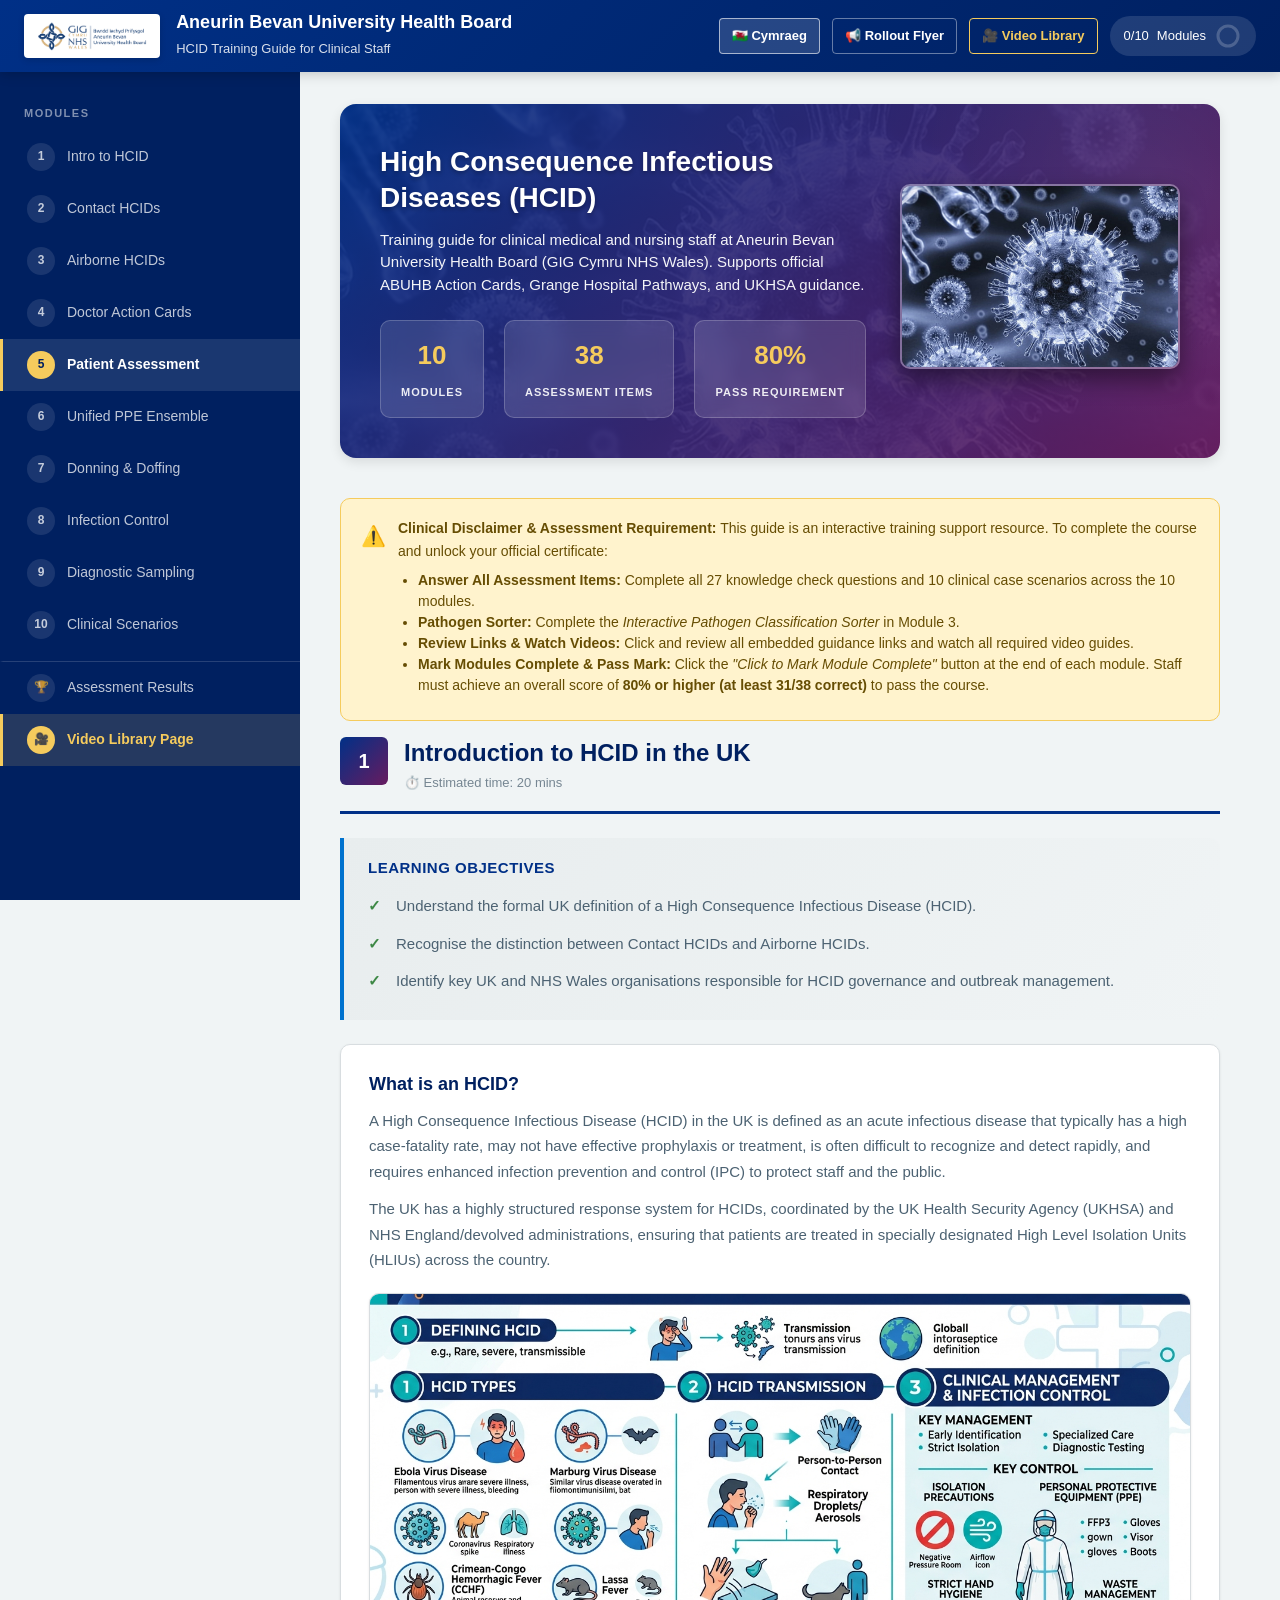
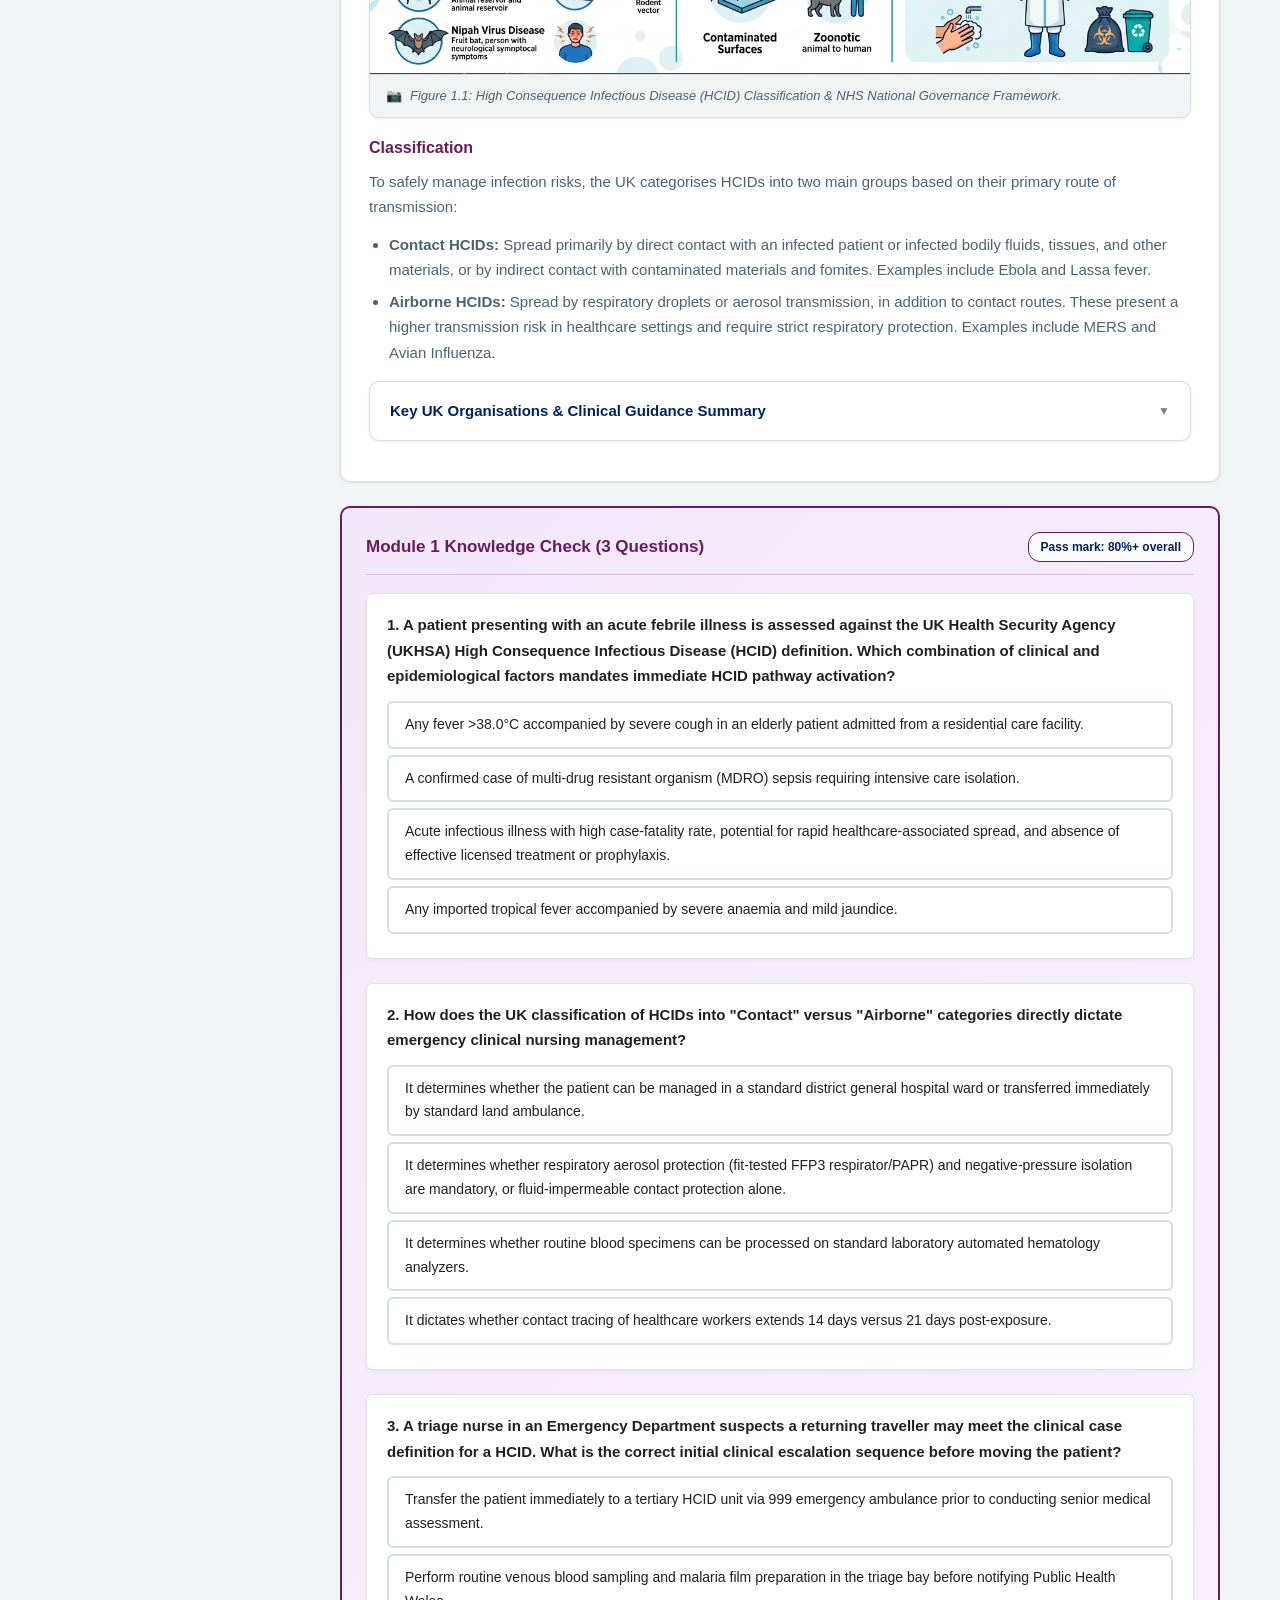
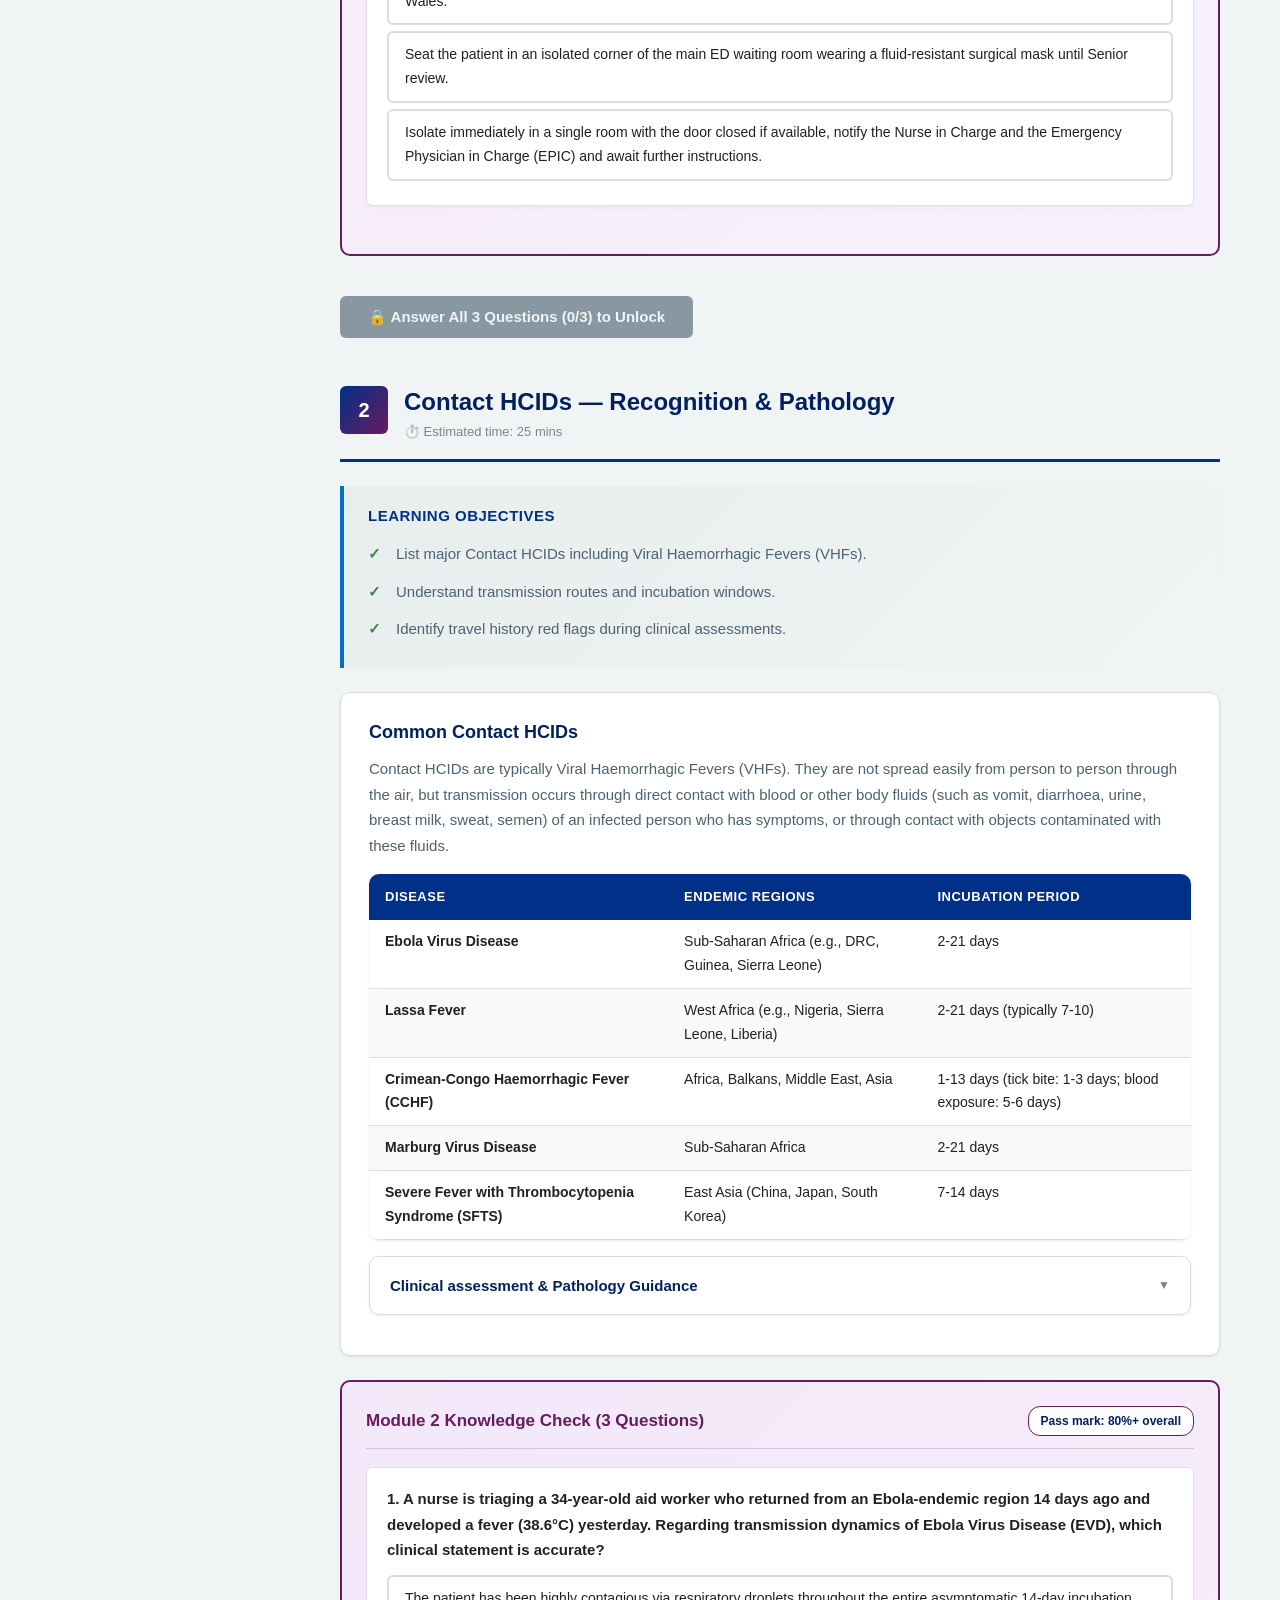
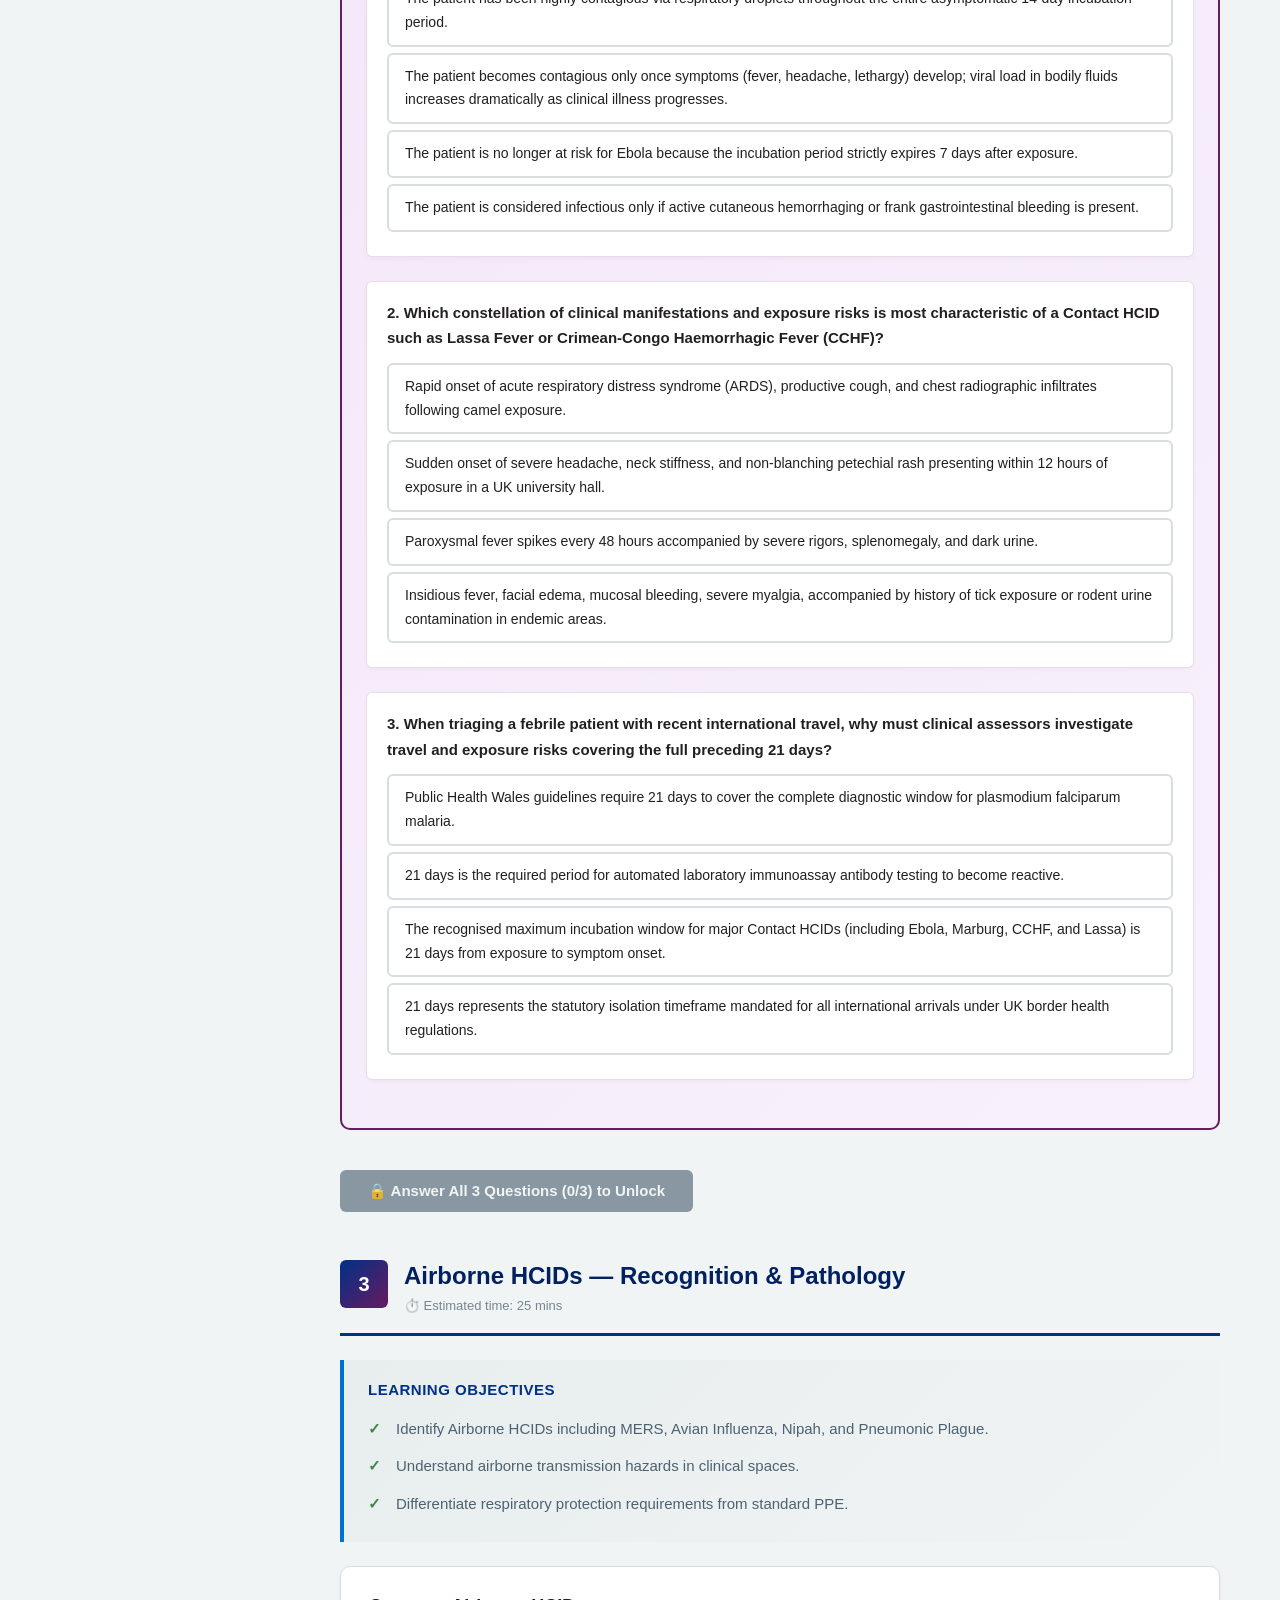
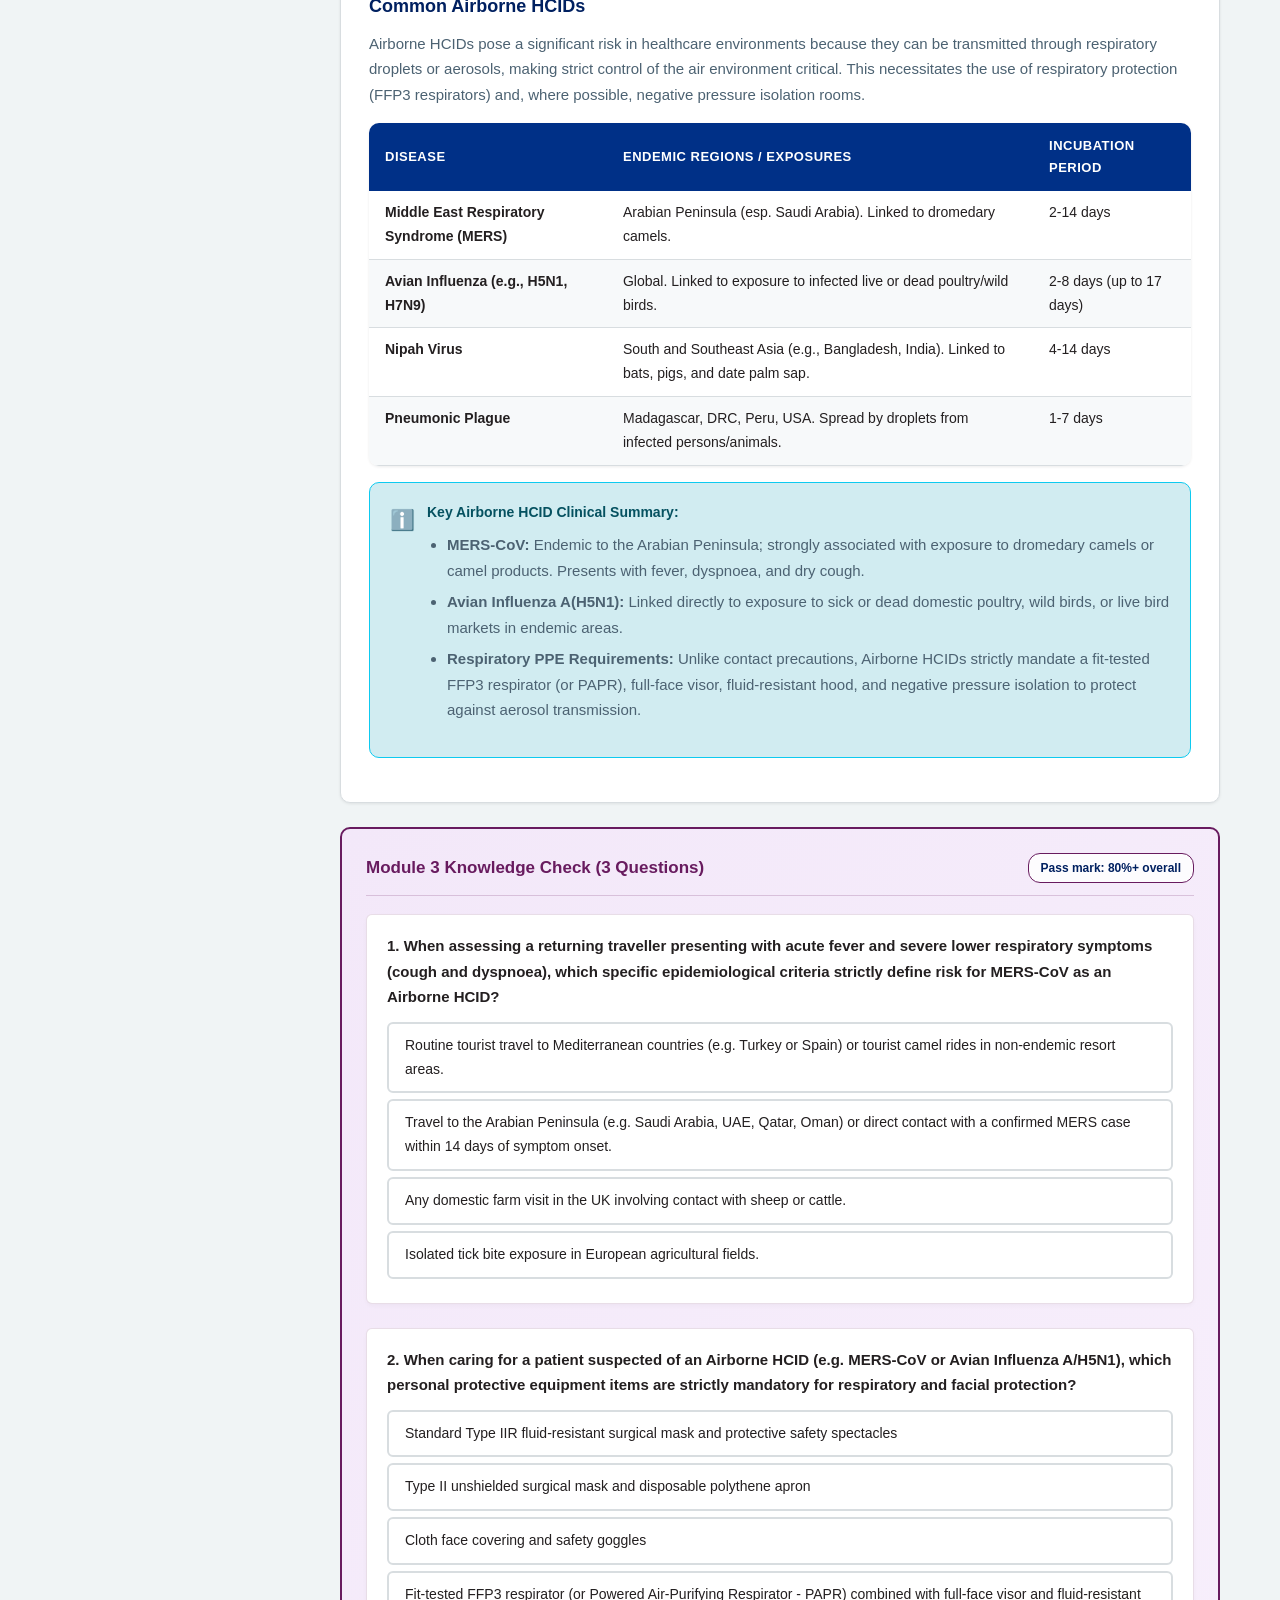
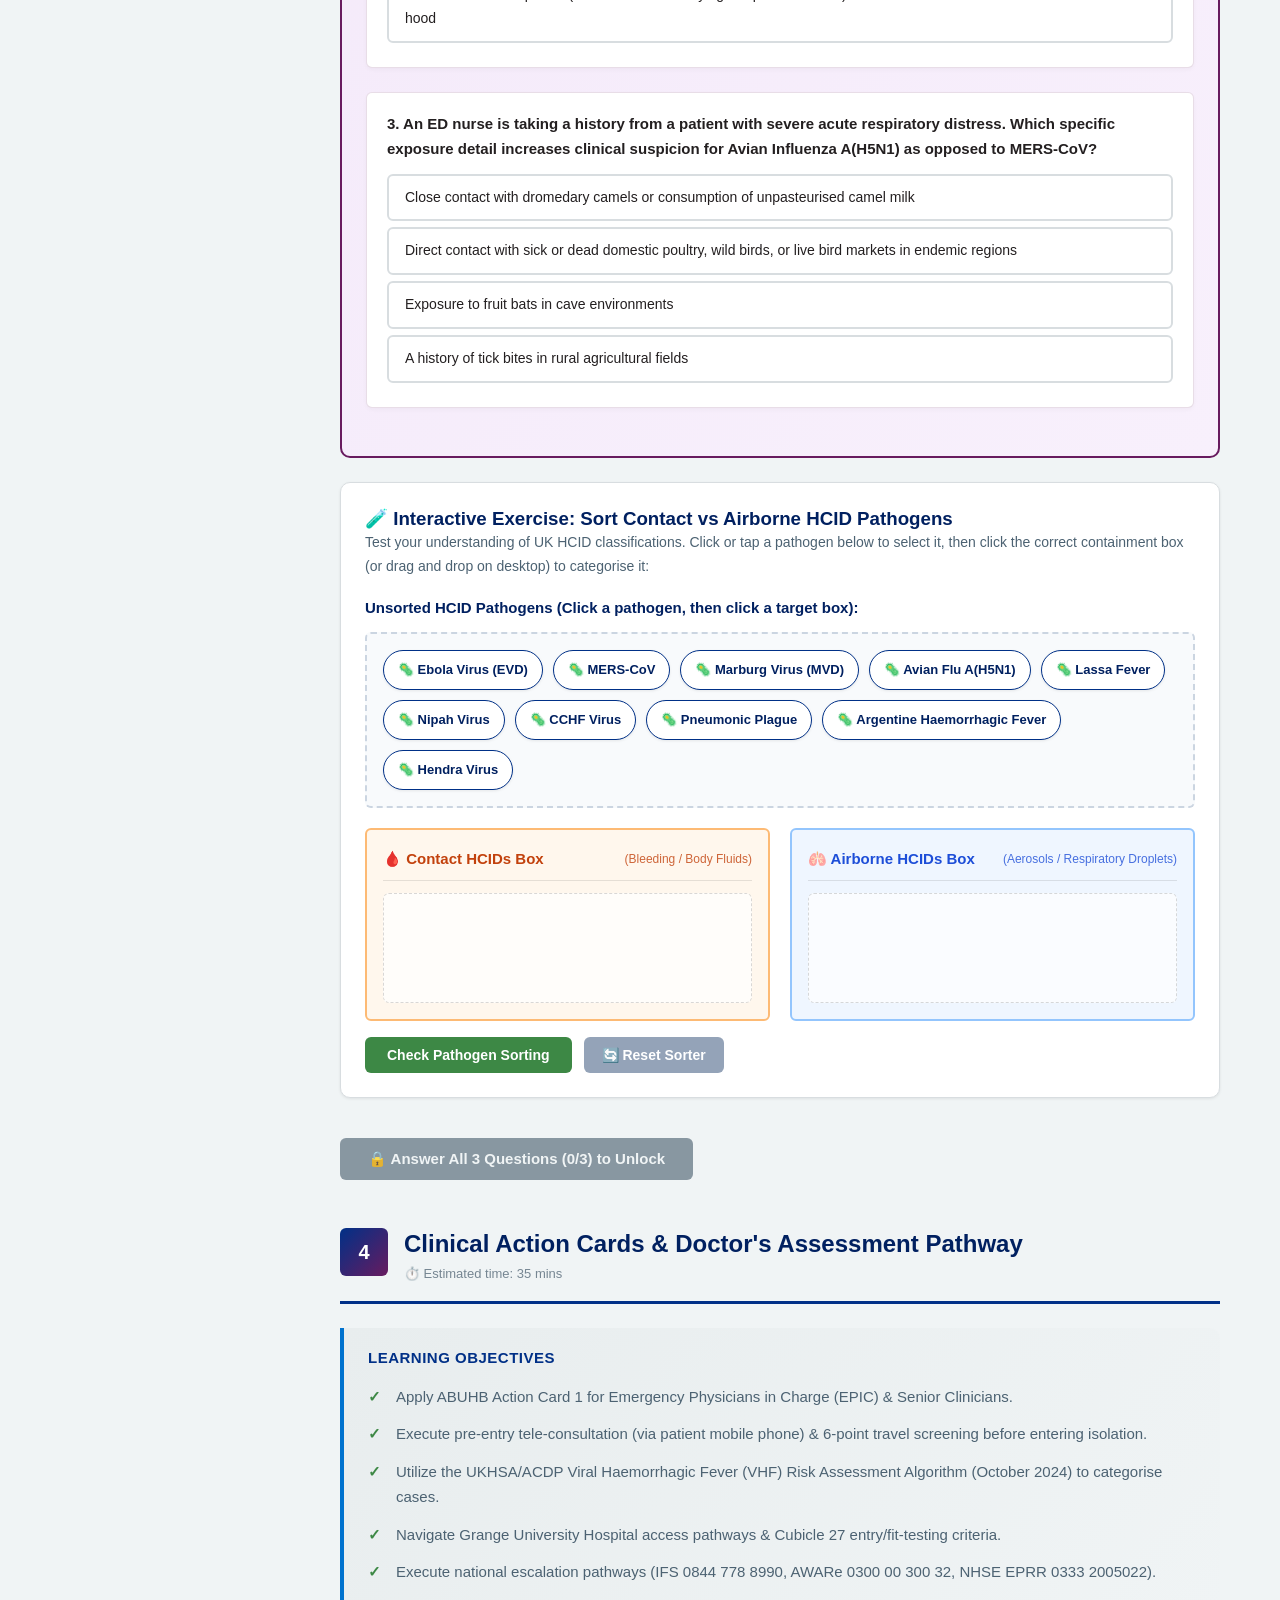
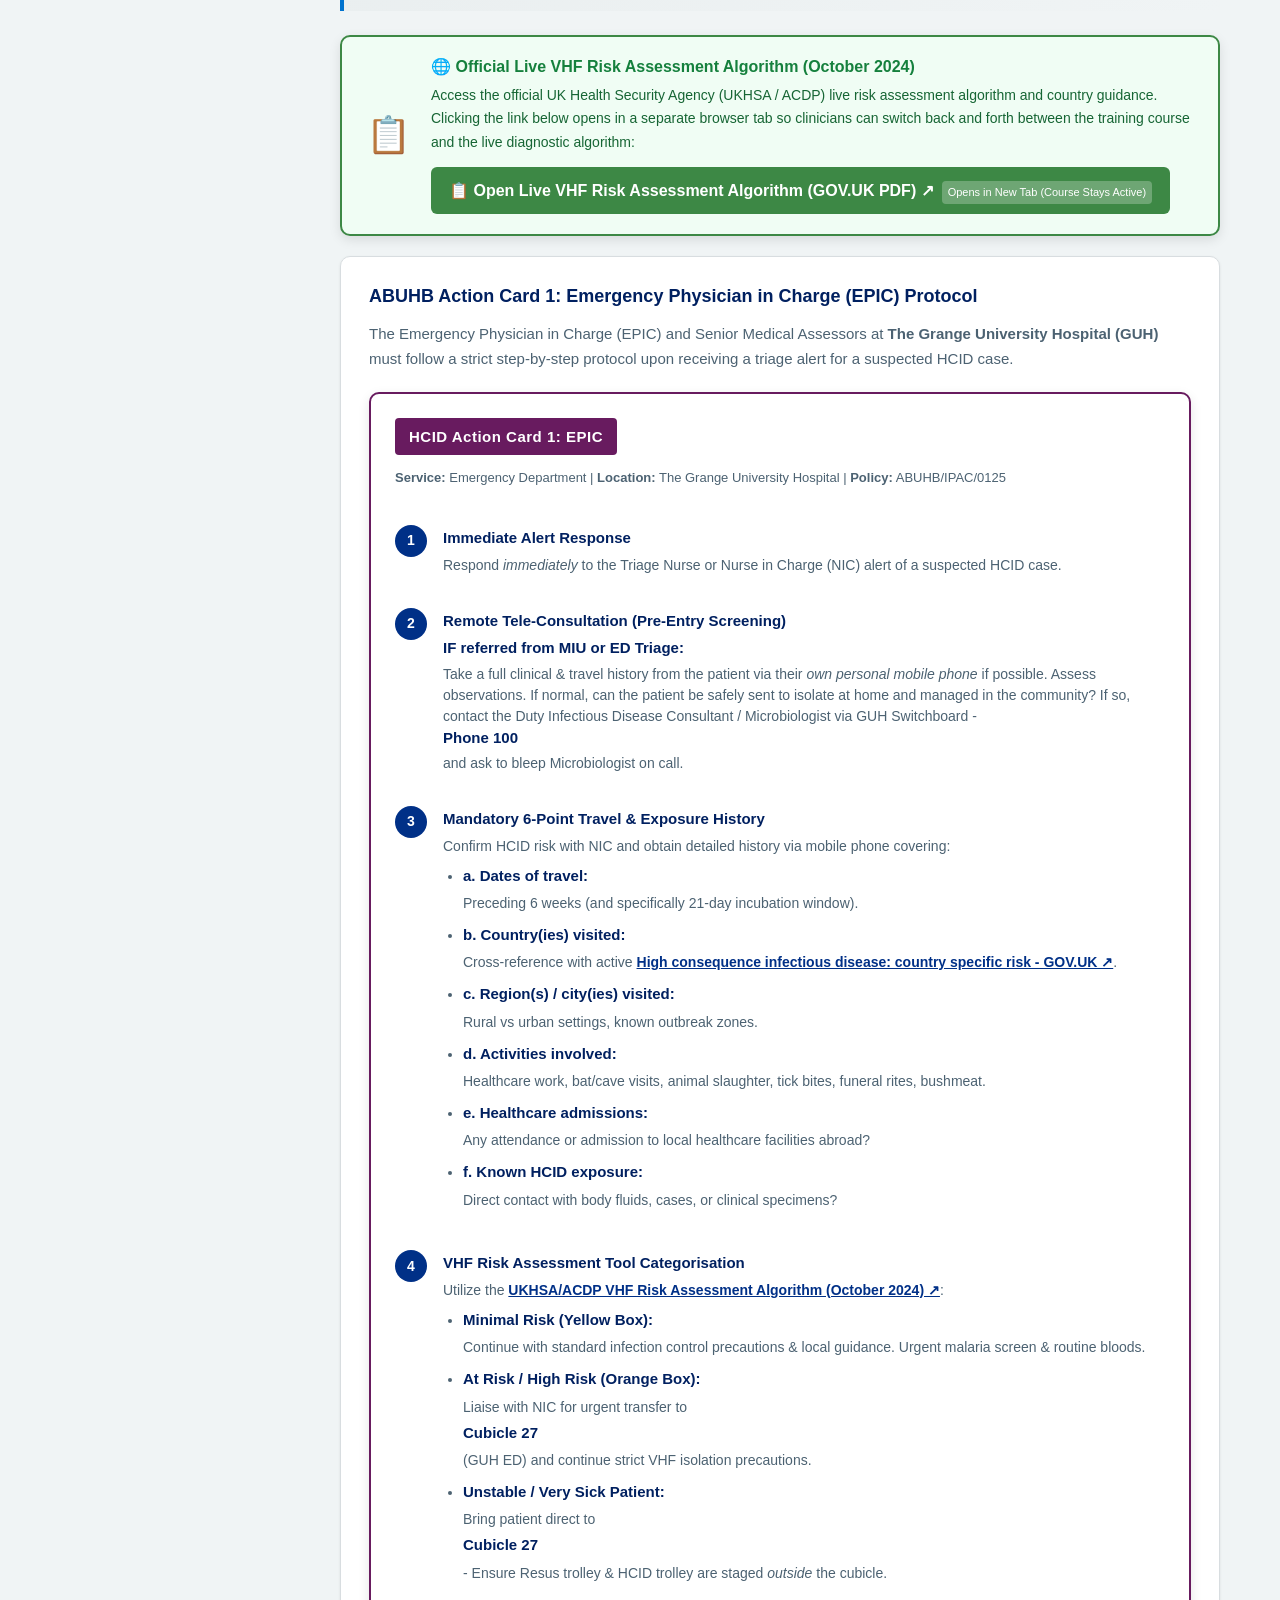
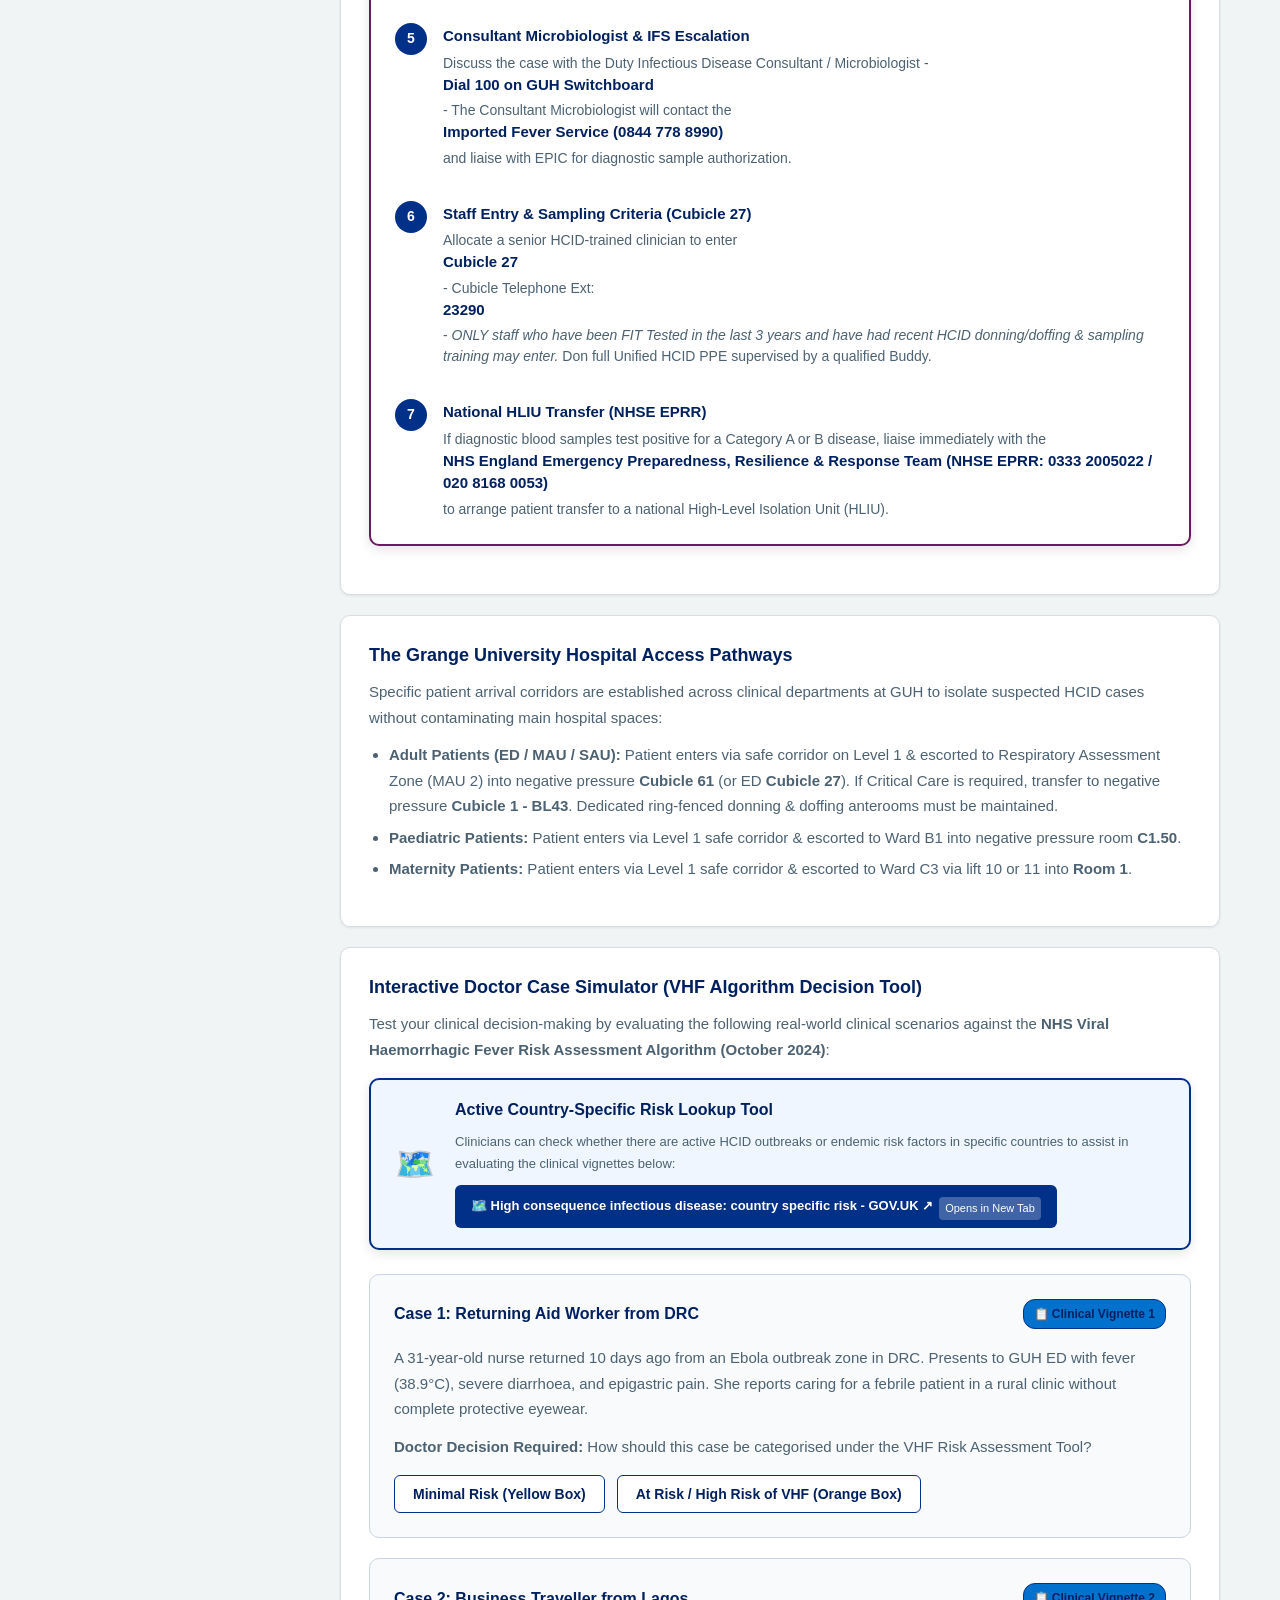
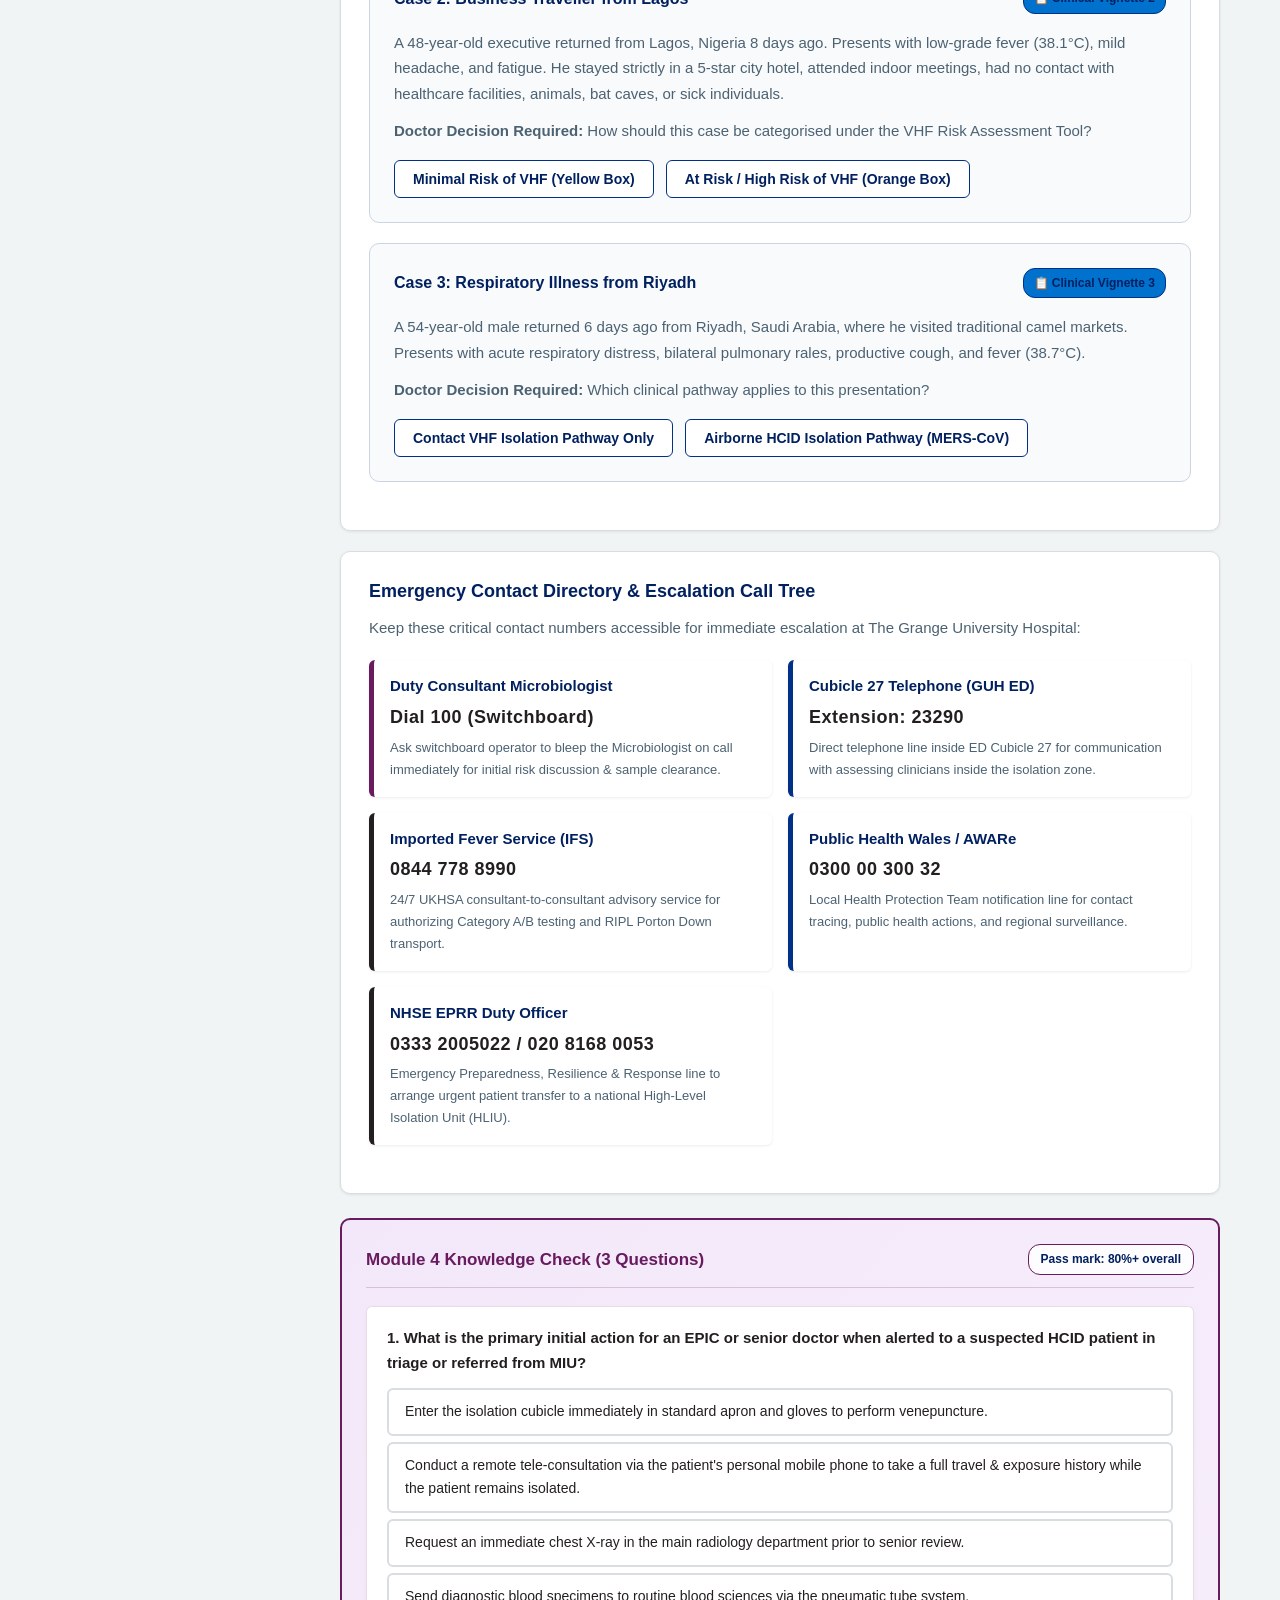
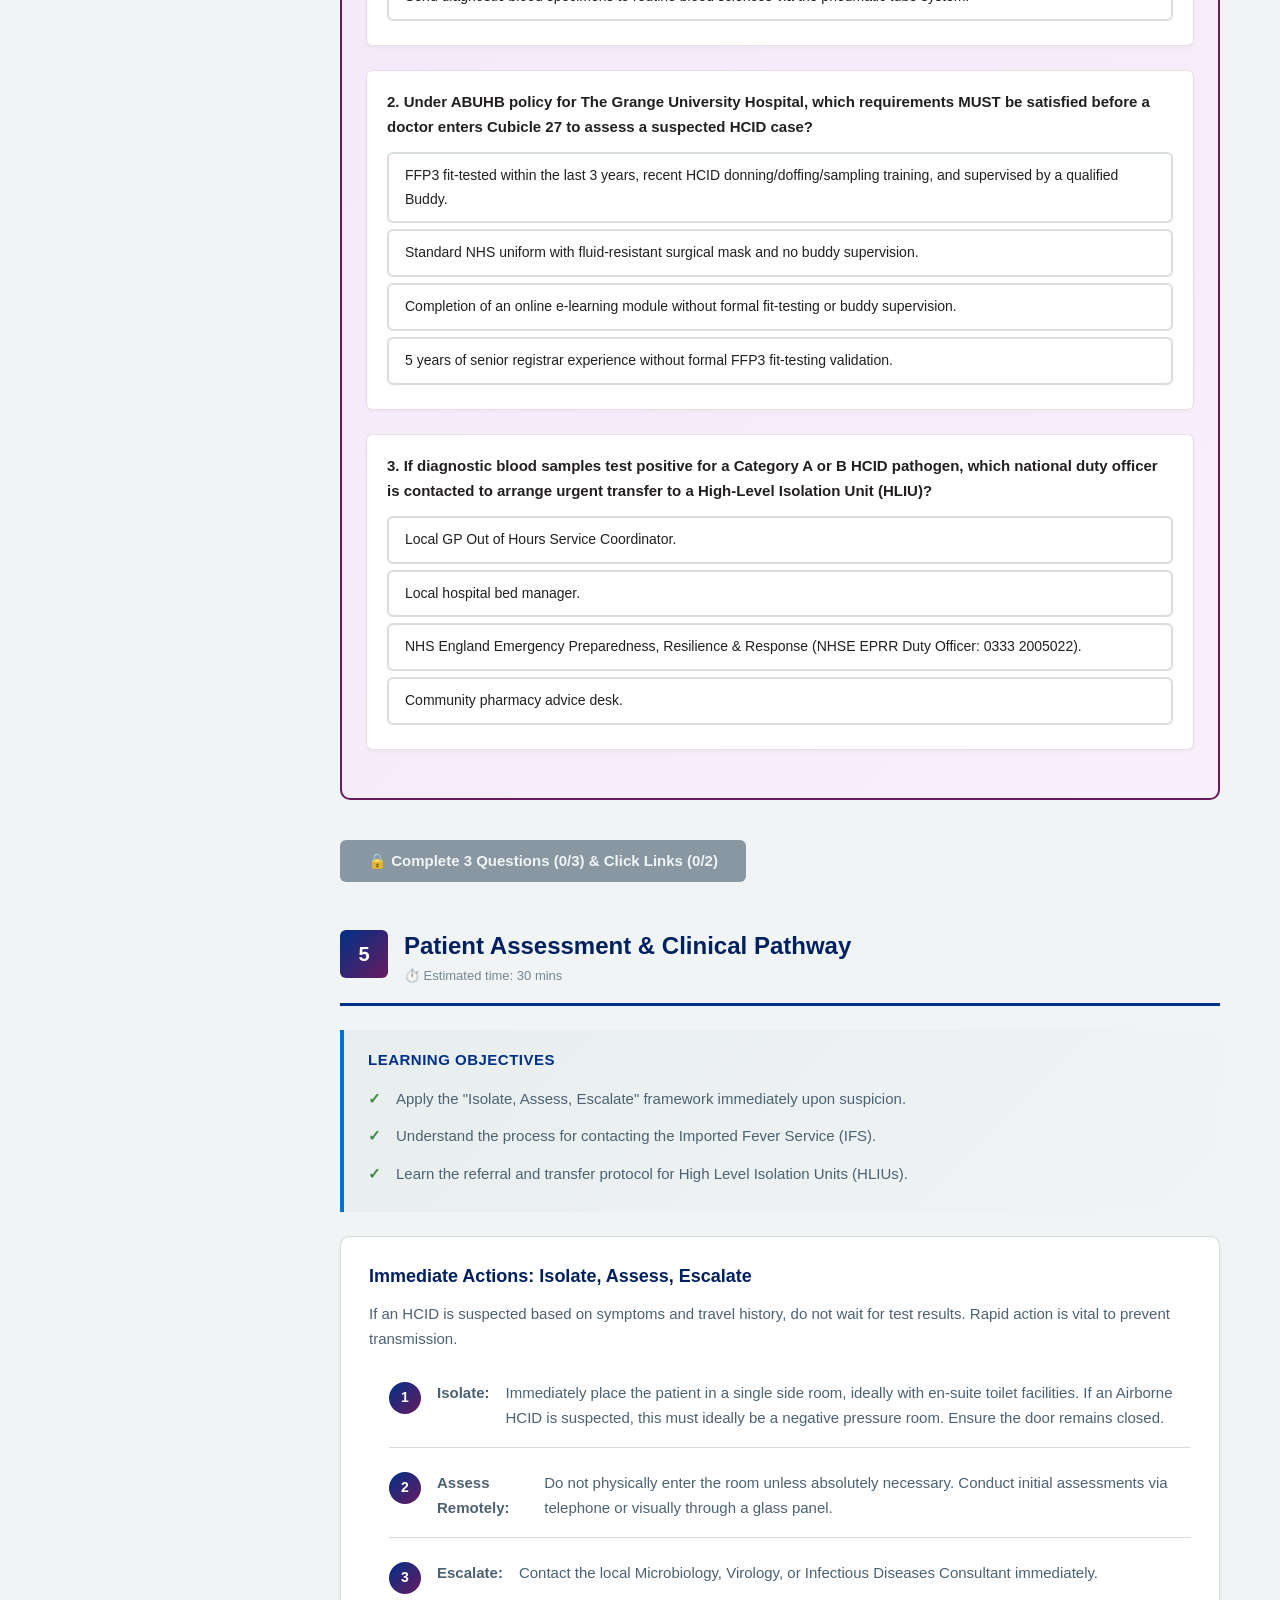
<file: index.html>
<!DOCTYPE html>
<html lang="en">
<head>
    <meta charset="UTF-8">
    <meta name="viewport" content="width=device-width, initial-scale=1.0">
    <title>HCID Training Guide | Aneurin Bevan University Health Board</title>
    <link rel="stylesheet" href="styles.css">
</head>
<body>

    <!-- Header -->
    <header class="site-header">
        <div class="header-logo">
            <img src="images/abuhb_logo.png" alt="Aneurin Bevan University Health Board — GIG Cymru NHS Wales Logo" class="header-logo-img">
            <div class="header-titles">
                <h1>Aneurin Bevan University Health Board</h1>
                <span class="subtitle">HCID Training Guide for Clinical Staff</span>
            </div>
        </div>
        <div class="header-right">
            <a href="index_cy.html" style="color: #ffffff; font-size: 13px; font-weight: bold; padding: 6px 12px; border: 1px solid rgba(255,255,255,0.6); background: rgba(255,255,255,0.15); border-radius: 4px; text-decoration: none; display: inline-flex; align-items: center; gap: 6px;">🏴󠁧󠁢󠁷󠁬󠁳󠁿 Cymraeg</a>
            <a href="rollout_flyer.html" style="color: #ffffff; font-size: 13px; font-weight: bold; padding: 6px 12px; border: 1px solid rgba(255,255,255,0.4); border-radius: 4px; text-decoration: none; display: inline-flex; align-items: center; gap: 6px;">📢 Rollout Flyer</a>
            <a href="videos.html" style="color: var(--abuhb-yellow); font-size: 13px; font-weight: bold; padding: 6px 12px; border: 1px solid var(--abuhb-yellow); border-radius: 4px; text-decoration: none; display: inline-flex; align-items: center; gap: 6px;">🎥 Video Library</a>
            <div class="progress-ring-container">
                <span id="progress-label">0/8</span> Modules
                <svg class="progress-ring" width="28" height="28" viewBox="0 0 28 28">
                    <circle class="progress-ring__bg" cx="14" cy="14" r="10"></circle>
                    <circle class="progress-ring__fill" cx="14" cy="14" r="10" stroke-dasharray="62.83" stroke-dashoffset="62.83"></circle>
                </svg>
            </div>
            <button class="hamburger" id="hamburger" aria-label="Menu">
                <svg viewBox="0 0 24 24" fill="currentColor"><path d="M3 18h18v-2H3v2zm0-5h18v-2H3v2zm0-7v2h18V6H3z"/></svg>
            </button>
        </div>
    </header>

    <!-- Sidebar Navigation -->
    <nav class="sidebar">
        <div class="sidebar-section-title">Modules</div>
        <a href="#module-1" class="nav-item">
            <div class="nav-num">1</div>
            <span class="nav-label">Intro to HCID</span>
            <span class="nav-check">✓</span>
        </a>
        <a href="#module-2" class="nav-item">
            <div class="nav-num">2</div>
            <span class="nav-label">Contact HCIDs</span>
            <span class="nav-check">✓</span>
        </a>
        <a href="#module-3" class="nav-item">
            <div class="nav-num">3</div>
            <span class="nav-label">Airborne HCIDs</span>
            <span class="nav-check">✓</span>
        </a>
        <a href="#module-4" class="nav-item">
            <div class="nav-num">4</div>
            <span class="nav-label">Doctor Action Cards</span>
            <span class="nav-check">✓</span>
        </a>
        <a href="#module-5" class="nav-item">
            <div class="nav-num">5</div>
            <span class="nav-label">Patient Assessment</span>
            <span class="nav-check">✓</span>
        </a>
        <a href="#module-6" class="nav-item">
            <div class="nav-num">6</div>
            <span class="nav-label">Unified PPE Ensemble</span>
            <span class="nav-check">✓</span>
        </a>
        <a href="#module-7" class="nav-item">
            <div class="nav-num">7</div>
            <span class="nav-label">Donning & Doffing</span>
            <span class="nav-check">✓</span>
        </a>
        <a href="#module-8" class="nav-item">
            <div class="nav-num">8</div>
            <span class="nav-label">Infection Control</span>
            <span class="nav-check">✓</span>
        </a>
        <a href="#module-9" class="nav-item">
            <div class="nav-num">9</div>
            <span class="nav-label">Diagnostic Sampling</span>
            <span class="nav-check">✓</span>
        </a>
        <a href="#module-10" class="nav-item">
            <div class="nav-num">10</div>
            <span class="nav-label">Clinical Scenarios</span>
            <span class="nav-check">✓</span>
        </a>
        <a href="#assessment-summary" class="nav-item" style="border-top: 1px solid rgba(255,255,255,0.15); margin-top: 10px;">
            <div class="nav-num">🏆</div>
            <span class="nav-label">Assessment Results</span>
            <span class="nav-check"></span>
        </a>
        <a href="videos.html" class="nav-item" style="background: rgba(245, 203, 93, 0.15); border-left-color: var(--abuhb-yellow); color: var(--abuhb-yellow); font-weight: bold;">
            <div class="nav-num" style="background: var(--abuhb-yellow); color: var(--text-primary);">🎥</div>
            <span class="nav-label">Video Library Page</span>
        </a>
    </nav>
    <div class="sidebar-overlay"></div>

    <!-- Main Content -->
    <main class="main-content">
        
        <div class="hero-banner">
            <div class="hero-banner-content">
                <div class="hero-text-side">
                    <h2>High Consequence Infectious Diseases (HCID)</h2>
                    <p>Training guide for clinical medical and nursing staff at Aneurin Bevan University Health Board (GIG Cymru NHS Wales). Supports official ABUHB Action Cards, Grange Hospital Pathways, and UKHSA guidance.</p>
                    <div class="hero-stats">
                        <div class="hero-stat">
                            <span class="num">10</span>
                            <span class="label">Modules</span>
                        </div>
                        <div class="hero-stat">
                            <span class="num">38</span>
                            <span class="label">Assessment Items</span>
                        </div>
                        <div class="hero-stat">
                            <span class="num">80%</span>
                            <span class="label">Pass Requirement</span>
                        </div>
                    </div>
                </div>
                <div class="hero-image-side">
                    <img src="images/virus_header.jpg" alt="Microscopic 3D Rendering of Viral Pathogen Particles" class="hero-img-framed">
                </div>
            </div>
        </div>

        <div class="callout callout-warning">
            <div class="callout-icon">⚠️</div>
            <div>
                <strong>Clinical Disclaimer & Assessment Requirement:</strong> This guide is an interactive training support resource. To complete the course and unlock your official certificate:
                <ul style="margin: 6px 0 6px 20px; font-size: 14px; line-height: 1.5;">
                    <li><strong>Answer All Assessment Items:</strong> Complete all 27 knowledge check questions and 10 clinical case scenarios across the 10 modules.</li>
                    <li><strong>Pathogen Sorter:</strong> Complete the <em>Interactive Pathogen Classification Sorter</em> in Module 3.</li>
                    <li><strong>Review Links & Watch Videos:</strong> Click and review all embedded guidance links and watch all required video guides.</li>
                    <li><strong>Mark Modules Complete & Pass Mark:</strong> Click the <em>"Click to Mark Module Complete"</em> button at the end of each module. Staff must achieve an overall score of <strong>80% or higher (at least 31/38 correct)</strong> to pass the course.</li>
                </ul>
            </div>
        </div>

        <!-- Module 1 -->
        <section id="module-1" class="module-section">
            <div class="module-header">
                <div class="module-number">1</div>
                <div class="module-meta">
                    <h2>Introduction to HCID in the UK</h2>
                    <span class="module-time">⏱️ Estimated time: 20 mins</span>
                </div>
            </div>

            <div class="learning-objectives">
                <h3>Learning Objectives</h3>
                <ul>
                    <li>Understand the formal UK definition of a High Consequence Infectious Disease (HCID).</li>
                    <li>Recognise the distinction between Contact HCIDs and Airborne HCIDs.</li>
                    <li>Identify key UK and NHS Wales organisations responsible for HCID governance and outbreak management.</li>
                </ul>
            </div>

            <div class="content-card">
                <h3>What is an HCID?</h3>
                <p>A High Consequence Infectious Disease (HCID) in the UK is defined as an acute infectious disease that typically has a high case-fatality rate, may not have effective prophylaxis or treatment, is often difficult to recognize and detect rapidly, and requires enhanced infection prevention and control (IPC) to protect staff and the public.</p>
                <p>The UK has a highly structured response system for HCIDs, coordinated by the UK Health Security Agency (UKHSA) and NHS England/devolved administrations, ensuring that patients are treated in specially designated High Level Isolation Units (HLIUs) across the country.</p>
                
                <figure class="module-figure">
                    <img src="images/hcid_overview.jpg" alt="HCID Overview and Governance in NHS UK">
                    <figcaption class="image-caption">Figure 1.1: High Consequence Infectious Disease (HCID) Classification & NHS National Governance Framework.</figcaption>
                </figure>

                <h4>Classification</h4>
                <p>To safely manage infection risks, the UK categorises HCIDs into two main groups based on their primary route of transmission:</p>
                <ul>
                    <li><strong>Contact HCIDs:</strong> Spread primarily by direct contact with an infected patient or infected bodily fluids, tissues, and other materials, or by indirect contact with contaminated materials and fomites. Examples include Ebola and Lassa fever.</li>
                    <li><strong>Airborne HCIDs:</strong> Spread by respiratory droplets or aerosol transmission, in addition to contact routes. These present a higher transmission risk in healthcare settings and require strict respiratory protection. Examples include MERS and Avian Influenza.</li>
                </ul>

                <div class="collapsible">
                    <div class="collapsible-header">
                        Key UK Organisations & Clinical Guidance Summary
                        <span class="collapsible-arrow">▼</span>
                    </div>
                    <div class="collapsible-body">
                        <ul>
                            <li><strong>HCID Definition & Criteria:</strong> UKHSA defines HCIDs as acute infectious illnesses with high case-fatality rates, potential for rapid healthcare-associated spread, and an absence of effective licensed treatment or prophylaxis.</li>
                            <li><strong>Impact of Classification on Clinical Practice:</strong> Categorisation into Contact vs Airborne dictates whether respiratory aerosol protection (fit-tested FFP3 respirator/PAPR) and negative pressure isolation are mandatory, or fluid-impermeable contact protection alone.</li>
                            <li><strong>Initial Triage Escalation Pathway:</strong> Triage nurses suspecting an HCID must isolate immediately in a single room with the door closed if available, notify the Nurse in Charge and the Emergency Physician in Charge (EPIC) and await further instructions.</li>
                            <li><strong>UK Health Security Agency (UKHSA):</strong> Sets national guidance and manages the public health response.</li>
                            <li><strong>Imported Fever Service (IFS):</strong> A 24/7 specialist advisory service (0844 778 8990) for clinicians managing returning travellers with fever.</li>
                            <li><strong>Rare and Imported Pathogens Laboratory (RIPL):</strong> Provides specialist diagnostic testing for Category A pathogens.</li>
                        </ul>
                    </div>
                </div>
            </div>

            <div class="quiz-section">
                <div class="quiz-header-badge">
                    <h3>Module 1 Knowledge Check (3 Questions)</h3>
                    <span class="quiz-pass-note">Pass mark: 80%+ overall</span>
                </div>

                <div class="quiz-question" data-qid="m1_q1">
                    <p>1. A patient presenting with an acute febrile illness is assessed against the UK Health Security Agency (UKHSA) High Consequence Infectious Disease (HCID) definition. Which combination of clinical and epidemiological factors mandates immediate HCID pathway activation?</p>
                    <ul class="quiz-options">
                        <li data-correct="false">Any fever >38.0°C accompanied by severe cough in an elderly patient admitted from a residential care facility.</li>
                        <li data-correct="false">A confirmed case of multi-drug resistant organism (MDRO) sepsis requiring intensive care isolation.</li>
                        <li data-correct="true" data-explanation="UKHSA defines HCIDs as acute infectious illnesses with high case-fatality rates, potential for rapid healthcare-associated spread, and absence of effective licensed treatment or prophylaxis.">Acute infectious illness with high case-fatality rate, potential for rapid healthcare-associated spread, and absence of effective licensed treatment or prophylaxis.</li>
                        <li data-correct="false">Any imported tropical fever accompanied by severe anaemia and mild jaundice.</li>
                    </ul>
                    <div class="quiz-feedback"></div>
                </div>

                <div class="quiz-question" data-qid="m1_q2">
                    <p>2. How does the UK classification of HCIDs into "Contact" versus "Airborne" categories directly dictate emergency clinical nursing management?</p>
                    <ul class="quiz-options">
                        <li data-correct="false">It determines whether the patient can be managed in a standard district general hospital ward or transferred immediately by standard land ambulance.</li>
                        <li data-correct="true" data-explanation="Transmission classification dictates whether respiratory aerosol protection (fit-tested FFP3 respirator/PAPR) and negative-pressure isolation are mandatory, or fluid-impermeable contact protection alone.">It determines whether respiratory aerosol protection (fit-tested FFP3 respirator/PAPR) and negative-pressure isolation are mandatory, or fluid-impermeable contact protection alone.</li>
                        <li data-correct="false">It determines whether routine blood specimens can be processed on standard laboratory automated hematology analyzers.</li>
                        <li data-correct="false">It dictates whether contact tracing of healthcare workers extends 14 days versus 21 days post-exposure.</li>
                    </ul>
                    <div class="quiz-feedback"></div>
                </div>

                <div class="quiz-question" data-qid="m1_q3">
                    <p>3. A triage nurse in an Emergency Department suspects a returning traveller may meet the clinical case definition for a HCID. What is the correct initial clinical escalation sequence before moving the patient?</p>
                    <ul class="quiz-options">
                        <li data-correct="false">Transfer the patient immediately to a tertiary HCID unit via 999 emergency ambulance prior to conducting senior medical assessment.</li>
                        <li data-correct="false">Perform routine venous blood sampling and malaria film preparation in the triage bay before notifying Public Health Wales.</li>
                        <li data-correct="false">Seat the patient in an isolated corner of the main ED waiting room wearing a fluid-resistant surgical mask until Senior review.</li>
                        <li data-correct="true" data-explanation="Initial nursing escalation requires immediate isolation in a single room with the door closed if available, notifying the Nurse in Charge and Emergency Physician in Charge (EPIC), and awaiting further instructions.">Isolate immediately in a single room with the door closed if available, notify the Nurse in Charge and the Emergency Physician in Charge (EPIC) and await further instructions.</li>
                    </ul>
                    <div class="quiz-feedback"></div>
                </div>
            </div>

            <button class="btn-complete" data-module="module-1">Mark Module Complete</button>
        </section>

        <!-- Module 2 -->
        <section id="module-2" class="module-section">
            <div class="module-header">
                <div class="module-number">2</div>
                <div class="module-meta">
                    <h2>Contact HCIDs — Recognition & Pathology</h2>
                    <span class="module-time">⏱️ Estimated time: 25 mins</span>
                </div>
            </div>

            <div class="learning-objectives">
                <h3>Learning Objectives</h3>
                <ul>
                    <li>List major Contact HCIDs including Viral Haemorrhagic Fevers (VHFs).</li>
                    <li>Understand transmission routes and incubation windows.</li>
                    <li>Identify travel history red flags during clinical assessments.</li>
                </ul>
            </div>

            <div class="content-card">
                <h3>Common Contact HCIDs</h3>
                <p>Contact HCIDs are typically Viral Haemorrhagic Fevers (VHFs). They are not spread easily from person to person through the air, but transmission occurs through direct contact with blood or other body fluids (such as vomit, diarrhoea, urine, breast milk, sweat, semen) of an infected person who has symptoms, or through contact with objects contaminated with these fluids.</p>
                <table class="disease-table">
                    <thead>
                        <tr>
                            <th>Disease</th>
                            <th>Endemic Regions</th>
                            <th>Incubation Period</th>
                        </tr>
                    </thead>
                    <tbody>
                        <tr>
                            <td><strong>Ebola Virus Disease</strong></td>
                            <td>Sub-Saharan Africa (e.g., DRC, Guinea, Sierra Leone)</td>
                            <td>2-21 days</td>
                        </tr>
                        <tr>
                            <td><strong>Lassa Fever</strong></td>
                            <td>West Africa (e.g., Nigeria, Sierra Leone, Liberia)</td>
                            <td>2-21 days (typically 7-10)</td>
                        </tr>
                        <tr>
                            <td><strong>Crimean-Congo Haemorrhagic Fever (CCHF)</strong></td>
                            <td>Africa, Balkans, Middle East, Asia</td>
                            <td>1-13 days (tick bite: 1-3 days; blood exposure: 5-6 days)</td>
                        </tr>
                        <tr>
                            <td><strong>Marburg Virus Disease</strong></td>
                            <td>Sub-Saharan Africa</td>
                            <td>2-21 days</td>
                        </tr>
                        <tr>
                            <td><strong>Severe Fever with Thrombocytopenia Syndrome (SFTS)</strong></td>
                            <td>East Asia (China, Japan, South Korea)</td>
                            <td>7-14 days</td>
                        </tr>
                    </tbody>
                </table>

                <div class="collapsible">
                    <div class="collapsible-header">
                        Clinical assessment & Pathology Guidance
                        <span class="collapsible-arrow">▼</span>
                    </div>
                    <div class="collapsible-body">
                        <p>When assessing a patient presenting with fever (&#8805; 38&deg;C) or history of fever within the past 24 hours, nursing staff must establish a detailed travel history covering the preceding <strong>21 days</strong> (the maximum incubation window for all major Contact HCIDs including Ebola, Marburg, Lassa, and CCHF).</p>
                        <p><strong>Transmission Dynamics & Clinical Features:</strong></p>
                        <ul>
                            <li><strong>Transmission Window:</strong> Ebola patients become contagious <em>only once clinical symptoms (fever, headache, lethargy) develop</em>. As the illness progresses, viral load in blood and body fluids increases exponentially. Asymptomatic incubation carries no transmission risk.</li>
                            <li><strong>VHF Manifestations:</strong> Contact HCIDs (e.g. Lassa, CCHF) typically present with insidious fever, facial edema, mucosal bleeding, and severe myalgia following tick bites or exposure to rodent urine / infected bodily fluids in endemic regions.</li>
                            <li><strong>Red Flags:</strong> Travel to endemic areas within 21 days, contact with VHF cases, healthcare visits or funeral rites in outbreak zones, or tick bites in CCHF endemic areas.</li>
                        </ul>
                    </div>
                </div>
            </div>

            <div class="quiz-section">
                <div class="quiz-header-badge">
                    <h3>Module 2 Knowledge Check (3 Questions)</h3>
                    <span class="quiz-pass-note">Pass mark: 80%+ overall</span>
                </div>

                <div class="quiz-question" data-qid="m2_q1">
                    <p>1. A nurse is triaging a 34-year-old aid worker who returned from an Ebola-endemic region 14 days ago and developed a fever (38.6°C) yesterday. Regarding transmission dynamics of Ebola Virus Disease (EVD), which clinical statement is accurate?</p>
                    <ul class="quiz-options">
                        <li data-correct="false">The patient has been highly contagious via respiratory droplets throughout the entire asymptomatic 14-day incubation period.</li>
                        <li data-correct="true" data-explanation="Ebola patients become infectious only once symptoms develop; viral load in blood and body fluids rises exponentially as clinical illness worsens.">The patient becomes contagious only once symptoms (fever, headache, lethargy) develop; viral load in bodily fluids increases dramatically as clinical illness progresses.</li>
                        <li data-correct="false">The patient is no longer at risk for Ebola because the incubation period strictly expires 7 days after exposure.</li>
                        <li data-correct="false">The patient is considered infectious only if active cutaneous hemorrhaging or frank gastrointestinal bleeding is present.</li>
                    </ul>
                    <div class="quiz-feedback"></div>
                </div>

                <div class="quiz-question" data-qid="m2_q2">
                    <p>2. Which constellation of clinical manifestations and exposure risks is most characteristic of a Contact HCID such as Lassa Fever or Crimean-Congo Haemorrhagic Fever (CCHF)?</p>
                    <ul class="quiz-options">
                        <li data-correct="false">Rapid onset of acute respiratory distress syndrome (ARDS), productive cough, and chest radiographic infiltrates following camel exposure.</li>
                        <li data-correct="false">Sudden onset of severe headache, neck stiffness, and non-blanching petechial rash presenting within 12 hours of exposure in a UK university hall.</li>
                        <li data-correct="false">Paroxysmal fever spikes every 48 hours accompanied by severe rigors, splenomegaly, and dark urine.</li>
                        <li data-correct="true" data-explanation="Contact HCIDs (VHFs) typically present with insidious fever, facial edema, mucosal bleeding, and myalgia following tick bites or exposure to infected animal/patient fluids.">Insidious fever, facial edema, mucosal bleeding, severe myalgia, accompanied by history of tick exposure or rodent urine contamination in endemic areas.</li>
                    </ul>
                    <div class="quiz-feedback"></div>
                </div>

                <div class="quiz-question" data-qid="m2_q3">
                    <p>3. When triaging a febrile patient with recent international travel, why must clinical assessors investigate travel and exposure risks covering the full preceding 21 days?</p>
                    <ul class="quiz-options">
                        <li data-correct="false">Public Health Wales guidelines require 21 days to cover the complete diagnostic window for plasmodium falciparum malaria.</li>
                        <li data-correct="false">21 days is the required period for automated laboratory immunoassay antibody testing to become reactive.</li>
                        <li data-correct="true" data-explanation="The recognized maximum incubation window for major Contact HCIDs (including Ebola, Marburg, CCHF, and Lassa) is 21 days from exposure to symptom onset.">The recognised maximum incubation window for major Contact HCIDs (including Ebola, Marburg, CCHF, and Lassa) is 21 days from exposure to symptom onset.</li>
                        <li data-correct="false">21 days represents the statutory isolation timeframe mandated for all international arrivals under UK border health regulations.</li>
                    </ul>
                    <div class="quiz-feedback"></div>
                </div>
            </div>

            <button class="btn-complete" data-module="module-2">Mark Module Complete</button>
        </section>

        <!-- Module 3 -->
        <section id="module-3" class="module-section">
            <div class="module-header">
                <div class="module-number">3</div>
                <div class="module-meta">
                    <h2>Airborne HCIDs — Recognition & Pathology</h2>
                    <span class="module-time">⏱️ Estimated time: 25 mins</span>
                </div>
            </div>

            <div class="learning-objectives">
                <h3>Learning Objectives</h3>
                <ul>
                    <li>Identify Airborne HCIDs including MERS, Avian Influenza, Nipah, and Pneumonic Plague.</li>
                    <li>Understand airborne transmission hazards in clinical spaces.</li>
                    <li>Differentiate respiratory protection requirements from standard PPE.</li>
                </ul>
            </div>

            <div class="content-card">
                <h3>Common Airborne HCIDs</h3>
                <p>Airborne HCIDs pose a significant risk in healthcare environments because they can be transmitted through respiratory droplets or aerosols, making strict control of the air environment critical. This necessitates the use of respiratory protection (FFP3 respirators) and, where possible, negative pressure isolation rooms.</p>
                <table class="disease-table">
                    <thead>
                        <tr>
                            <th>Disease</th>
                            <th>Endemic Regions / Exposures</th>
                            <th>Incubation Period</th>
                        </tr>
                    </thead>
                    <tbody>
                        <tr>
                            <td><strong>Middle East Respiratory Syndrome (MERS)</strong></td>
                            <td>Arabian Peninsula (esp. Saudi Arabia). Linked to dromedary camels.</td>
                            <td>2-14 days</td>
                        </tr>
                        <tr>
                            <td><strong>Avian Influenza (e.g., H5N1, H7N9)</strong></td>
                            <td>Global. Linked to exposure to infected live or dead poultry/wild birds.</td>
                            <td>2-8 days (up to 17 days)</td>
                        </tr>
                        <tr>
                            <td><strong>Nipah Virus</strong></td>
                            <td>South and Southeast Asia (e.g., Bangladesh, India). Linked to bats, pigs, and date palm sap.</td>
                            <td>4-14 days</td>
                        </tr>
                        <tr>
                            <td><strong>Pneumonic Plague</strong></td>
                            <td>Madagascar, DRC, Peru, USA. Spread by droplets from infected persons/animals.</td>
                            <td>1-7 days</td>
                        </tr>
                    </tbody>
                </table>

                <div class="callout callout-info">
                    <div class="callout-icon">ℹ️</div>
                    <div>
                        <strong>Key Airborne HCID Clinical Summary:</strong>
                        <ul>
                            <li><strong>MERS-CoV:</strong> Endemic to the Arabian Peninsula; strongly associated with exposure to dromedary camels or camel products. Presents with fever, dyspnoea, and dry cough.</li>
                            <li><strong>Avian Influenza A(H5N1):</strong> Linked directly to exposure to sick or dead domestic poultry, wild birds, or live bird markets in endemic areas.</li>
                            <li><strong>Respiratory PPE Requirements:</strong> Unlike contact precautions, Airborne HCIDs strictly mandate a fit-tested FFP3 respirator (or PAPR), full-face visor, fluid-resistant hood, and negative pressure isolation to protect against aerosol transmission.</li>
                        </ul>
                    </div>
                </div>
            </div>

            <div class="quiz-section">
                <div class="quiz-header-badge">
                    <h3>Module 3 Knowledge Check (3 Questions)</h3>
                    <span class="quiz-pass-note">Pass mark: 80%+ overall</span>
                </div>

                <div class="quiz-question" data-qid="m3_q1">
                    <p>1. When assessing a returning traveller presenting with acute fever and severe lower respiratory symptoms (cough and dyspnoea), which specific epidemiological criteria strictly define risk for MERS-CoV as an Airborne HCID?</p>
                    <ul class="quiz-options">
                        <li data-correct="false">Routine tourist travel to Mediterranean countries (e.g. Turkey or Spain) or tourist camel rides in non-endemic resort areas.</li>
                        <li data-correct="true" data-explanation="UKHSA criteria strictly define MERS-CoV risk as travel to the Arabian Peninsula (e.g. Saudi Arabia, UAE, Qatar, Oman, Jordan, Kuwait) or direct contact with a confirmed MERS case within 14 days of symptom onset. Routine tourist travel to non-endemic countries like Turkey does not meet MERS criteria.">Travel to the Arabian Peninsula (e.g. Saudi Arabia, UAE, Qatar, Oman) or direct contact with a confirmed MERS case within 14 days of symptom onset.</li>
                        <li data-correct="false">Any domestic farm visit in the UK involving contact with sheep or cattle.</li>
                        <li data-correct="false">Isolated tick bite exposure in European agricultural fields.</li>
                    </ul>
                    <div class="quiz-feedback"></div>
                </div>

                <div class="quiz-question" data-qid="m3_q2">
                    <p>2. When caring for a patient suspected of an Airborne HCID (e.g. MERS-CoV or Avian Influenza A/H5N1), which personal protective equipment items are strictly mandatory for respiratory and facial protection?</p>
                    <ul class="quiz-options">
                        <li data-correct="false">Standard Type IIR fluid-resistant surgical mask and protective safety spectacles</li>
                        <li data-correct="false">Type II unshielded surgical mask and disposable polythene apron</li>
                        <li data-correct="false">Cloth face covering and safety goggles</li>
                        <li data-correct="true" data-explanation="Airborne HCIDs require a fit-tested FFP3 respirator (or PAPR) combined with a full-face visor and fluid-resistant hood to protect against respiratory aerosols.">Fit-tested FFP3 respirator (or Powered Air-Purifying Respirator - PAPR) combined with full-face visor and fluid-resistant hood</li>
                    </ul>
                    <div class="quiz-feedback"></div>
                </div>

                <div class="quiz-question" data-qid="m3_q3">
                    <p>3. An ED nurse is taking a history from a patient with severe acute respiratory distress. Which specific exposure detail increases clinical suspicion for Avian Influenza A(H5N1) as opposed to MERS-CoV?</p>
                    <ul class="quiz-options">
                        <li data-correct="false">Close contact with dromedary camels or consumption of unpasteurised camel milk</li>
                        <li data-correct="true" data-explanation="Avian Influenza A(H5N1) risk is strongly linked to direct exposure to infected poultry, wild birds, or live bird markets in endemic regions.">Direct contact with sick or dead domestic poultry, wild birds, or live bird markets in endemic regions</li>
                        <li data-correct="false">Exposure to fruit bats in cave environments</li>
                        <li data-correct="false">A history of tick bites in rural agricultural fields</li>
                    </ul>
                    <div class="quiz-feedback"></div>
                </div>
            </div>

            <!-- Interactive Pathogen Classification Sorter -->
            <div class="sorter-container">
                <h3 style="color: var(--nhs-blue-dark); margin-top: 0;">🧪 Interactive Exercise: Sort Contact vs Airborne HCID Pathogens</h3>
                <p style="font-size: 14px; color: var(--text-secondary); margin-bottom: 16px;">
                    Test your understanding of UK HCID classifications. Click or tap a pathogen below to select it, then click the correct containment box (or drag and drop on desktop) to categorise it:
                </p>

                <div class="sorter-pool-header">Unsorted HCID Pathogens (Click a pathogen, then click a target box):</div>
                <div id="pathogen-pool" class="pathogen-pool">
                    <div class="pathogen-chip" draggable="true" data-type="contact" data-name="Ebola Virus (EVD)">🦠 Ebola Virus (EVD)</div>
                    <div class="pathogen-chip" draggable="true" data-type="airborne" data-name="MERS-CoV">🦠 MERS-CoV</div>
                    <div class="pathogen-chip" draggable="true" data-type="contact" data-name="Marburg Virus (MVD)">🦠 Marburg Virus (MVD)</div>
                    <div class="pathogen-chip" draggable="true" data-type="airborne" data-name="Avian Flu A(H5N1)">🦠 Avian Flu A(H5N1)</div>
                    <div class="pathogen-chip" draggable="true" data-type="contact" data-name="Lassa Fever">🦠 Lassa Fever</div>
                    <div class="pathogen-chip" draggable="true" data-type="airborne" data-name="Nipah Virus">🦠 Nipah Virus</div>
                    <div class="pathogen-chip" draggable="true" data-type="contact" data-name="CCHF Virus">🦠 CCHF Virus</div>
                    <div class="pathogen-chip" draggable="true" data-type="airborne" data-name="Pneumonic Plague">🦠 Pneumonic Plague</div>
                    <div class="pathogen-chip" draggable="true" data-type="contact" data-name="Argentine Haemorrhagic Fever">🦠 Argentine Haemorrhagic Fever</div>
                    <div class="pathogen-chip" draggable="true" data-type="airborne" data-name="Hendra Virus">🦠 Hendra Virus</div>
                </div>

                <div class="sorter-grid">
                    <!-- Contact Zone Box -->
                    <div id="contact-zone" class="sorter-drop-zone contact-zone" data-accept="contact">
                        <div class="sorter-zone-header">
                            <span>🩸 Contact HCIDs Box</span>
                            <span style="font-size: 12px; font-weight: normal; opacity: 0.8;">(Bleeding / Body Fluids)</span>
                        </div>
                        <div class="sorter-items-container" id="contact-items"></div>
                    </div>

                    <!-- Airborne Zone Box -->
                    <div id="airborne-zone" class="sorter-drop-zone airborne-zone" data-accept="airborne">
                        <div class="sorter-zone-header">
                            <span>🫁 Airborne HCIDs Box</span>
                            <span style="font-size: 12px; font-weight: normal; opacity: 0.8;">(Aerosols / Respiratory Droplets)</span>
                        </div>
                        <div class="sorter-items-container" id="airborne-items"></div>
                    </div>
                </div>

                <div class="sorter-actions">
                    <button id="btn-check-sorter" class="btn-sorter-check">Check Pathogen Sorting</button>
                    <button id="btn-reset-sorter" class="btn-sorter-reset">🔄 Reset Sorter</button>
                </div>

                <div id="sorter-feedback" class="sorter-result-box"></div>
            </div>

            <button class="btn-complete" data-module="module-3">Mark Module Complete</button>
        </section>

        <!-- Module 4: Clinical Action Cards & Doctor's Assessment Pathway -->
        <section id="module-4" class="module-section">
            <div class="module-header">
                <div class="module-number">4</div>
                <div class="module-meta">
                    <h2>Clinical Action Cards & Doctor's Assessment Pathway</h2>
                    <span class="module-time">⏱️ Estimated time: 35 mins</span>
                </div>
            </div>

            <div class="learning-objectives">
                <h3>Learning Objectives</h3>
                <ul>
                    <li>Apply ABUHB Action Card 1 for Emergency Physicians in Charge (EPIC) & Senior Clinicians.</li>
                    <li>Execute pre-entry tele-consultation (via patient mobile phone) & 6-point travel screening before entering isolation.</li>
                    <li>Utilize the UKHSA/ACDP Viral Haemorrhagic Fever (VHF) Risk Assessment Algorithm (October 2024) to categorise cases.</li>
                    <li>Navigate Grange University Hospital access pathways & Cubicle 27 entry/fit-testing criteria.</li>
                    <li>Execute national escalation pathways (IFS 0844 778 8990, AWARe 0300 00 300 32, NHSE EPRR 0333 2005022).</li>
                </ul>
            </div>

            <!-- Online VHF Algorithm Callout Card -->
            <div class="video-guide-card" style="border: 2px solid var(--abuhb-green); background: #f0fdf4; margin: 20px 0;">
                <div style="font-size: 36px; line-height: 1;">📋</div>
                <div>
                    <h4 style="color: #15803d; margin-top: 0;">🌐 Official Live VHF Risk Assessment Algorithm (October 2024)</h4>
                    <p style="color: #166534; font-size: 14px; margin-bottom: 12px;">
                        Access the official UK Health Security Agency (UKHSA / ACDP) live risk assessment algorithm and country guidance. Clicking the link below opens in a separate browser tab so clinicians can switch back and forth between the training course and the live diagnostic algorithm:
                    </p>
                    <a href="https://assets.publishing.service.gov.uk/media/695e899311989e7ef067195e/vhf-risk-assessment-algorithm-october-2024-updated-january-2026.pdf" target="_blank" rel="noopener noreferrer" class="video-link" style="background: var(--abuhb-green); color: #ffffff; padding: 10px 18px; border-radius: 6px; font-weight: bold; text-decoration: none; display: inline-flex; align-items: center; gap: 8px;">
                        <span>📋 Open Live VHF Risk Assessment Algorithm (GOV.UK PDF) ↗</span>
                        <span class="new-tab-note" style="background: rgba(255,255,255,0.25); color: #ffffff; padding: 2px 6px; border-radius: 4px; font-size: 11px;">Opens in New Tab (Course Stays Active)</span>
                    </a>
                </div>
            </div>

            <!-- EPIC Action Card Container -->
            <div class="content-card">
                <h3>ABUHB Action Card 1: Emergency Physician in Charge (EPIC) Protocol</h3>
                <p>The Emergency Physician in Charge (EPIC) and Senior Medical Assessors at <strong>The Grange University Hospital (GUH)</strong> must follow a strict step-by-step protocol upon receiving a triage alert for a suspected HCID case.</p>
                
                <div class="epic-action-card">
                    <div class="epic-card-header">
                        <div class="epic-badge-title">HCID Action Card 1: EPIC</div>
                        <div class="epic-card-meta">
                            <strong>Service:</strong> Emergency Department | <strong>Location:</strong> The Grange University Hospital | <strong>Policy:</strong> ABUHB/IPAC/0125
                        </div>
                    </div>

                    <div class="epic-action-step">
                        <div class="epic-step-num">1</div>
                        <div class="epic-step-content">
                            <strong>Immediate Alert Response</strong>
                            <p>Respond <em>immediately</em> to the Triage Nurse or Nurse in Charge (NIC) alert of a suspected HCID case.</p>
                        </div>
                    </div>

                    <div class="epic-action-step">
                        <div class="epic-step-num">2</div>
                        <div class="epic-step-content">
                            <strong>Remote Tele-Consultation (Pre-Entry Screening)</strong>
                            <p><strong>IF referred from MIU or ED Triage:</strong> Take a full clinical & travel history from the patient via their <em>own personal mobile phone</em> if possible. Assess observations. If normal, can the patient be safely sent to isolate at home and managed in the community? If so, contact the Duty Infectious Disease Consultant / Microbiologist via GUH Switchboard - <strong>Phone 100</strong> and ask to bleep Microbiologist on call.</p>
                        </div>
                    </div>

                    <div class="epic-action-step">
                        <div class="epic-step-num">3</div>
                        <div class="epic-step-content">
                            <strong>Mandatory 6-Point Travel & Exposure History</strong>
                            <p>Confirm HCID risk with NIC and obtain detailed history via mobile phone covering:</p>
                            <ul style="margin: 6px 0 6px 20px; font-size: 14px;">
                                <li><strong>a. Dates of travel:</strong> Preceding 6 weeks (and specifically 21-day incubation window).</li>
                                <li><strong>b. Country(ies) visited:</strong> Cross-reference with active <a href="https://www.gov.uk/guidance/high-consequence-infectious-disease-country-specific-risk" target="_blank" rel="noopener noreferrer" style="color: var(--nhs-blue); font-weight: bold; text-decoration: underline;">High consequence infectious disease: country specific risk - GOV.UK ↗</a>.</li>
                                <li><strong>c. Region(s) / city(ies) visited:</strong> Rural vs urban settings, known outbreak zones.</li>
                                <li><strong>d. Activities involved:</strong> Healthcare work, bat/cave visits, animal slaughter, tick bites, funeral rites, bushmeat.</li>
                                <li><strong>e. Healthcare admissions:</strong> Any attendance or admission to local healthcare facilities abroad?</li>
                                <li><strong>f. Known HCID exposure:</strong> Direct contact with body fluids, cases, or clinical specimens?</li>
                            </ul>
                        </div>
                    </div>

                    <div class="epic-action-step">
                        <div class="epic-step-num">4</div>
                        <div class="epic-step-content">
                            <strong>VHF Risk Assessment Tool Categorisation</strong>
                            <p>Utilize the <a href="https://www.gov.uk/government/publications/viral-haemorrhagic-fever-algorithm-and-guidance-on-management-of-patients" target="_blank" rel="noopener noreferrer" style="color: var(--nhs-blue); font-weight: bold; text-decoration: underline;">UKHSA/ACDP VHF Risk Assessment Algorithm (October 2024) ↗</a>:</p>
                            <ul style="margin: 6px 0 6px 20px; font-size: 14px;">
                                <li><strong>Minimal Risk (Yellow Box):</strong> Continue with standard infection control precautions & local guidance. Urgent malaria screen & routine bloods.</li>
                                <li><strong>At Risk / High Risk (Orange Box):</strong> Liaise with NIC for urgent transfer to <strong>Cubicle 27</strong> (GUH ED) and continue strict VHF isolation precautions.</li>
                                <li><strong>Unstable / Very Sick Patient:</strong> Bring patient direct to <strong>Cubicle 27</strong> - Ensure Resus trolley & HCID trolley are staged <em>outside</em> the cubicle.</li>
                            </ul>
                        </div>
                    </div>

                    <div class="epic-action-step">
                        <div class="epic-step-num">5</div>
                        <div class="epic-step-content">
                            <strong>Consultant Microbiologist & IFS Escalation</strong>
                            <p>Discuss the case with the Duty Infectious Disease Consultant / Microbiologist - <strong>Dial 100 on GUH Switchboard</strong> - The Consultant Microbiologist will contact the <strong>Imported Fever Service (0844 778 8990)</strong> and liaise with EPIC for diagnostic sample authorization.</p>
                        </div>
                    </div>

                    <div class="epic-action-step">
                        <div class="epic-step-num">6</div>
                        <div class="epic-step-content">
                            <strong>Staff Entry & Sampling Criteria (Cubicle 27)</strong>
                            <p>Allocate a senior HCID-trained clinician to enter <strong>Cubicle 27</strong> - Cubicle Telephone Ext: <strong>23290</strong> - <em>ONLY staff who have been FIT Tested in the last 3 years and have had recent HCID donning/doffing & sampling training may enter.</em> Don full Unified HCID PPE supervised by a qualified Buddy.</p>
                        </div>
                    </div>

                    <div class="epic-action-step">
                        <div class="epic-step-num">7</div>
                        <div class="epic-step-content">
                            <strong>National HLIU Transfer (NHSE EPRR)</strong>
                            <p>If diagnostic blood samples test positive for a Category A or B disease, liaise immediately with the <strong>NHS England Emergency Preparedness, Resilience & Response Team (NHSE EPRR: 0333 2005022 / 020 8168 0053)</strong> to arrange patient transfer to a national High-Level Isolation Unit (HLIU).</p>
                        </div>
                    </div>
                </div>
            </div>

            <!-- Grange Access Pathways & Containment -->
            <div class="content-card">
                <h3>The Grange University Hospital Access Pathways</h3>
                <p>Specific patient arrival corridors are established across clinical departments at GUH to isolate suspected HCID cases without contaminating main hospital spaces:</p>

                <ul>
                    <li><strong>Adult Patients (ED / MAU / SAU):</strong> Patient enters via safe corridor on Level 1 & escorted to Respiratory Assessment Zone (MAU 2) into negative pressure <strong>Cubicle 61</strong> (or ED <strong>Cubicle 27</strong>). If Critical Care is required, transfer to negative pressure <strong>Cubicle 1 - BL43</strong>. Dedicated ring-fenced donning & doffing anterooms must be maintained.</li>
                    <li><strong>Paediatric Patients:</strong> Patient enters via Level 1 safe corridor & escorted to Ward B1 into negative pressure room <strong>C1.50</strong>.</li>
                    <li><strong>Maternity Patients:</strong> Patient enters via Level 1 safe corridor & escorted to Ward C3 via lift 10 or 11 into <strong>Room 1</strong>.</li>
                </ul>
            </div>

            <!-- Interactive VHF Algorithm Case Simulator -->
            <div class="content-card">
                <h3>Interactive Doctor Case Simulator (VHF Algorithm Decision Tool)</h3>
                <p>Test your clinical decision-making by evaluating the following real-world clinical scenarios against the <strong>NHS Viral Haemorrhagic Fever Risk Assessment Algorithm (October 2024)</strong>:</p>

                <!-- Live Country Specific Risk Lookup Banner -->
                <div class="video-guide-card" style="border: 2px solid var(--nhs-blue); background: #eff6ff; margin: 16px 0 24px;">
                    <div style="font-size: 32px; line-height: 1;">🗺️</div>
                    <div>
                        <h4 style="color: var(--nhs-blue-dark); margin-top: 0;">Active Country-Specific Risk Lookup Tool</h4>
                        <p style="font-size: 13px; color: var(--text-secondary); margin-bottom: 10px;">
                            Clinicians can check whether there are active HCID outbreaks or endemic risk factors in specific countries to assist in evaluating the clinical vignettes below:
                        </p>
                        <a href="https://www.gov.uk/guidance/high-consequence-infectious-disease-country-specific-risk" target="_blank" rel="noopener noreferrer" class="video-link" style="background: var(--nhs-blue); color: #ffffff; padding: 8px 16px; border-radius: 6px; font-size: 13px; font-weight: bold; text-decoration: none; display: inline-flex; align-items: center; gap: 6px;">
                            <span>🗺️ High consequence infectious disease: country specific risk - GOV.UK ↗</span>
                            <span class="new-tab-note" style="background: rgba(255,255,255,0.25); color: #ffffff; padding: 2px 6px; border-radius: 4px; font-size: 11px;">Opens in New Tab</span>
                        </a>
                    </div>
                </div>

                <!-- Case 1 -->
                <div class="sim-scenario-box">
                    <div class="sim-scenario-header">
                        <div class="sim-scenario-title">Case 1: Returning Aid Worker from DRC</div>
                        <span class="sim-scenario-badge" style="background: var(--nhs-blue-light); color: var(--nhs-blue-dark); border: 1px solid var(--nhs-blue);">📋 Clinical Vignette 1</span>
                    </div>
                    <p>A 31-year-old nurse returned 10 days ago from an Ebola outbreak zone in DRC. Presents to GUH ED with fever (38.9°C), severe diarrhoea, and epigastric pain. She reports caring for a febrile patient in a rural clinic without complete protective eyewear.</p>
                    <p><strong>Doctor Decision Required:</strong> How should this case be categorised under the VHF Risk Assessment Tool?</p>
                    
                    <div class="sim-btn-group">
                        <button class="sim-btn" data-correct="false" data-explanation="Incorrect. Because the patient had direct contact with an ill patient/body fluids in a VHF endemic region within 21 days, this case meets the criteria for 'AT RISK OF VHF' (High Risk).">Minimal Risk (Yellow Box)</button>
                        <button class="sim-btn" data-correct="true" data-explanation="Correct! Fever + travel within 21 days + direct fluid/patient contact in an outbreak area = AT RISK OF VHF (Orange Box). Immediate isolation in Cubicle 27, EPIC mobile tele-consult, bleep Microbiologist (100), contact IFS (0844 778 8990), and prepare for Category A packaging.">At Risk / High Risk of VHF (Orange Box)</button>
                    </div>
                    <div class="sim-feedback-box"></div>
                </div>

                <!-- Case 2 -->
                <div class="sim-scenario-box">
                    <div class="sim-scenario-header">
                        <div class="sim-scenario-title">Case 2: Business Traveller from Lagos</div>
                        <span class="sim-scenario-badge" style="background: var(--nhs-blue-light); color: var(--nhs-blue-dark); border: 1px solid var(--nhs-blue);">📋 Clinical Vignette 2</span>
                    </div>
                    <p>A 48-year-old executive returned from Lagos, Nigeria 8 days ago. Presents with low-grade fever (38.1°C), mild headache, and fatigue. He stayed strictly in a 5-star city hotel, attended indoor meetings, had no contact with healthcare facilities, animals, bat caves, or sick individuals.</p>
                    <p><strong>Doctor Decision Required:</strong> How should this case be categorised under the VHF Risk Assessment Tool?</p>
                    
                    <div class="sim-btn-group">
                        <button class="sim-btn" data-correct="true" data-explanation="Correct! Although the patient traveled to an endemic country within 21 days, he has NO high-risk exposures (no body fluid contact, no rural Lassa exposure, no bat caves, no tick bites). Categorised as MINIMAL RISK OF VHF (Yellow Box). Proceed with single room isolation, urgent malaria screen, and routine bloods.">Minimal Risk of VHF (Yellow Box)</button>
                        <button class="sim-btn" data-correct="false" data-explanation="Incorrect. Travel alone without any high-risk epidemiological exposures (fluids, healthcare, bats, rural Lassa) is categorised as Minimal Risk. Category A packaging and IFS HLIU transfer are not required unless malaria is negative and symptoms worsen.">At Risk / High Risk of VHF (Orange Box)</button>
                    </div>
                    <div class="sim-feedback-box"></div>
                </div>

                <!-- Case 3 -->
                <div class="sim-scenario-box">
                    <div class="sim-scenario-header">
                        <div class="sim-scenario-title">Case 3: Respiratory Illness from Riyadh</div>
                        <span class="sim-scenario-badge" style="background: var(--nhs-blue-light); color: var(--nhs-blue-dark); border: 1px solid var(--nhs-blue);">📋 Clinical Vignette 3</span>
                    </div>
                    <p>A 54-year-old male returned 6 days ago from Riyadh, Saudi Arabia, where he visited traditional camel markets. Presents with acute respiratory distress, bilateral pulmonary rales, productive cough, and fever (38.7°C).</p>
                    <p><strong>Doctor Decision Required:</strong> Which clinical pathway applies to this presentation?</p>
                    
                    <div class="sim-btn-group">
                        <button class="sim-btn" data-correct="false" data-explanation="Incorrect. While MERS-CoV is an HCID, it is transmitted via respiratory aerosols (Airborne HCID), not contact VHF. Contact VHF precautions alone are insufficient.">Contact VHF Isolation Pathway Only</button>
                        <button class="sim-btn" data-correct="true" data-explanation="Correct! Camel exposure in the Middle East with acute respiratory symptoms indicates suspected MERS-CoV (Airborne HCID). Requires negative pressure isolation (Cubicle 61 / Cubicle 27), full respiratory HCID PPE (fit-tested FFP3 respirator/PAPR), and immediate Microbiologist to IFS consultation.">Airborne HCID Isolation Pathway (MERS-CoV)</button>
                    </div>
                    <div class="sim-feedback-box"></div>
                </div>
            </div>

            <!-- Emergency Call Directory -->
            <div class="content-card">
                <h3>Emergency Contact Directory & Escalation Call Tree</h3>
                <p>Keep these critical contact numbers accessible for immediate escalation at The Grange University Hospital:</p>

                <div class="call-tree-grid">
                    <div class="call-tree-card micro-urgency">
                        <h4>Duty Consultant Microbiologist</h4>
                        <div class="phone-num">Dial 100 (Switchboard)</div>
                        <p>Ask switchboard operator to bleep the Microbiologist on call immediately for initial risk discussion & sample clearance.</p>
                    </div>

                    <div class="call-tree-card">
                        <h4>Cubicle 27 Telephone (GUH ED)</h4>
                        <div class="phone-num">Extension: 23290</div>
                        <p>Direct telephone line inside ED Cubicle 27 for communication with assessing clinicians inside the isolation zone.</p>
                    </div>

                    <div class="call-tree-card high-urgency">
                        <h4>Imported Fever Service (IFS)</h4>
                        <div class="phone-num">0844 778 8990</div>
                        <p>24/7 UKHSA consultant-to-consultant advisory service for authorizing Category A/B testing and RIPL Porton Down transport.</p>
                    </div>

                    <div class="call-tree-card">
                        <h4>Public Health Wales / AWARe</h4>
                        <div class="phone-num">0300 00 300 32</div>
                        <p>Local Health Protection Team notification line for contact tracing, public health actions, and regional surveillance.</p>
                    </div>

                    <div class="call-tree-card high-urgency">
                        <h4>NHSE EPRR Duty Officer</h4>
                        <div class="phone-num">0333 2005022 / 020 8168 0053</div>
                        <p>Emergency Preparedness, Resilience & Response line to arrange urgent patient transfer to a national High-Level Isolation Unit (HLIU).</p>
                    </div>
                </div>
            </div>

            <!-- Module 4 Quiz -->
            <div class="quiz-section">
                <div class="quiz-header-badge">
                    <h3>Module 4 Knowledge Check (3 Questions)</h3>
                    <span class="quiz-pass-note">Pass mark: 80%+ overall</span>
                </div>

                <div class="quiz-question" data-qid="m4_q1">
                    <p>1. What is the primary initial action for an EPIC or senior doctor when alerted to a suspected HCID patient in triage or referred from MIU?</p>
                    <ul class="quiz-options">
                        <li data-correct="false">Enter the isolation cubicle immediately in standard apron and gloves to perform venepuncture.</li>
                        <li data-correct="true" data-explanation="Under ABUHB Action Card 1, the EPIC must perform a remote tele-consultation via the patient's personal mobile phone while the patient is isolated, evaluating travel and exposure history before entering or donning.">Conduct a remote tele-consultation via the patient's personal mobile phone to take a full travel & exposure history while the patient remains isolated.</li>
                        <li data-correct="false">Request an immediate chest X-ray in the main radiology department prior to senior review.</li>
                        <li data-correct="false">Send diagnostic blood specimens to routine blood sciences via the pneumatic tube system.</li>
                    </ul>
                    <div class="quiz-feedback"></div>
                </div>

                <div class="quiz-question" data-qid="m4_q2">
                    <p>2. Under ABUHB policy for The Grange University Hospital, which requirements MUST be satisfied before a doctor enters Cubicle 27 to assess a suspected HCID case?</p>
                    <ul class="quiz-options">
                        <li data-correct="true" data-explanation="Only staff who have been FFP3 fit-tested within the last 3 years, have recent HCID donning/doffing/sampling training, and are supervised by a qualified Buddy may enter Cubicle 27.">FFP3 fit-tested within the last 3 years, recent HCID donning/doffing/sampling training, and supervised by a qualified Buddy.</li>
                        <li data-correct="false">Standard NHS uniform with fluid-resistant surgical mask and no buddy supervision.</li>
                        <li data-correct="false">Completion of an online e-learning module without formal fit-testing or buddy supervision.</li>
                        <li data-correct="false">5 years of senior registrar experience without formal FFP3 fit-testing validation.</li>
                    </ul>
                    <div class="quiz-feedback"></div>
                </div>

                <div class="quiz-question" data-qid="m4_q3">
                    <p>3. If diagnostic blood samples test positive for a Category A or B HCID pathogen, which national duty officer is contacted to arrange urgent transfer to a High-Level Isolation Unit (HLIU)?</p>
                    <ul class="quiz-options">
                        <li data-correct="false">Local GP Out of Hours Service Coordinator.</li>
                        <li data-correct="false">Local hospital bed manager.</li>
                        <li data-correct="true" data-explanation="NHSE EPRR Duty Officer (0333 2005022 / 020 8168 0053) is contacted to arrange urgent transfer to a national High-Level Isolation Unit (HLIU).">NHS England Emergency Preparedness, Resilience & Response (NHSE EPRR Duty Officer: 0333 2005022).</li>
                        <li data-correct="false">Community pharmacy advice desk.</li>
                    </ul>
                    <div class="quiz-feedback"></div>
                </div>
            </div>

            <button class="btn-complete" data-module="module-4">🔒 Complete 3 Questions (0/3) & Click Links (0/2)</button>
        </section>

        <!-- Module 5: Patient Assessment & Clinical Pathway -->
        <section id="module-5" class="module-section">
            <div class="module-header">
                <div class="module-number">5</div>
                <div class="module-meta">
                    <h2>Patient Assessment & Clinical Pathway</h2>
                    <span class="module-time">⏱️ Estimated time: 30 mins</span>
                </div>
            </div>

            <div class="learning-objectives">
                <h3>Learning Objectives</h3>
                <ul>
                    <li>Apply the "Isolate, Assess, Escalate" framework immediately upon suspicion.</li>
                    <li>Understand the process for contacting the Imported Fever Service (IFS).</li>
                    <li>Learn the referral and transfer protocol for High Level Isolation Units (HLIUs).</li>
                </ul>
            </div>

            <div class="content-card">
                <h3>Immediate Actions: Isolate, Assess, Escalate</h3>
                <p>If an HCID is suspected based on symptoms and travel history, do not wait for test results. Rapid action is vital to prevent transmission.</p>
                <ol class="step-list">
                    <li><strong>Isolate:</strong> Immediately place the patient in a single side room, ideally with en-suite toilet facilities. If an Airborne HCID is suspected, this must ideally be a negative pressure room. Ensure the door remains closed.</li>
                    <li><strong>Assess Remotely:</strong> Do not physically enter the room unless absolutely necessary. Conduct initial assessments via telephone or visually through a glass panel.</li>
                    <li><strong>Escalate:</strong> Contact the local Microbiology, Virology, or Infectious Diseases Consultant immediately.</li>
                </ol>

                <div class="callout callout-nhs">
                    <div class="callout-icon">📞</div>
                    <div>
                        <strong>Imported Fever Service (IFS: 0844 778 8990) & Emergency Escalation Protocol:</strong><br>
                        <ul>
                            <li><strong>Triage Priority:</strong> Immediately escort the patient into a single negative-pressure or isolation room, close the door, and don PPE before physical examination.</li>
                            <li><strong>Microbiology Consultant Escalation ONLY:</strong> The Imported Fever Service (IFS: 0844 778 8990) is a 24/7 national expert advisory service that <strong>must ONLY be contacted by the Duty Microbiology Consultant</strong> (and <em>NOT</em> directly by the EPIC, ED Consultant, Registrar, or Senior Clinician). The EPIC / Senior Clinician must bleep the Duty Consultant Microbiologist via GUH Switchboard (<strong>Dial 100</strong>), who will initiate the consultant-to-consultant call to the IFS to authorise diagnostic testing and national pathways.</li>
                            <li><strong>Emergency Stabilization:</strong> If a suspected HCID patient requires urgent emergency resuscitation (e.g. airway management or IV fluid resuscitation) prior to transfer, care must be delivered strictly <em>inside the designated isolation room</em> with all staff wearing full Unified HCID PPE.</li>
                        </ul>
                    </div>
                </div>
            </div>

            <div class="quiz-section">
                <div class="quiz-header-badge">
                    <h3>Module 5 Knowledge Check (3 Questions — EPIC & Senior Clinician Focus)</h3>
                    <span class="quiz-pass-note">Pass mark: 80%+ overall</span>
                </div>

                <div class="quiz-question" data-qid="m5_q1">
                    <p>1. The EPIC is alerted to a 44-year-old traveller presenting to ED Triage with fever (38.8°C), severe headache, and vomiting 12 days after returning from a West African region with active Lassa fever. What is the immediate clinical management directive required from the EPIC?</p>
                    <ul class="quiz-options">
                        <li data-correct="false">Instruct the triage nurse to perform immediate phlebotomy in the open triage bay and send specimens via the pneumatic tube before isolating.</li>
                        <li data-correct="true" data-explanation="Under ABUHB EPIC Action Card 1 and the Isolate-Assess-Escalate framework, the EPIC must direct immediate isolation in Cubicle 27/negative pressure, perform pre-entry tele-consultation via the patient's personal mobile phone, and bleep the Consultant Microbiologist (Dial 100).">Direct immediate isolation in Cubicle 27 (or negative pressure), conduct a pre-entry tele-consultation via the patient's personal mobile phone, and bleep the Duty Consultant Microbiologist via GUH Switchboard (Dial 100).</li>
                        <li data-correct="false">Transfer the patient directly to the main Resuscitation bay for immediate central line insertion before consulting microbiology.</li>
                        <li data-correct="false">Advise the patient to return home on oral antibiotics and attend an outpatient infectious disease clinic in 48 hours.</li>
                    </ul>
                    <div class="quiz-feedback"></div>
                </div>

                <div class="quiz-question" data-qid="m5_q2">
                    <p>2. An ED Consultant (EPIC) has isolated a patient suspected of a viral haemorrhagic fever (VHF) after identifying high-risk exposures. Which mandatory escalation step must be performed to obtain national diagnostic testing authorization and specialist clinical advice?</p>
                    <ul class="quiz-options">
                        <li data-correct="true" data-explanation="The EPIC discusses the case with the Duty Consultant Microbiologist (Bleep 100), who initiates a consultant-to-consultant referral to the 24/7 Imported Fever Service (IFS: 0844 778 8990) to authorize testing and RIPL transport.">Liaise with the Duty Consultant Microbiologist (Dial 100), who will initiate a consultant-to-consultant referral to the UK 24/7 Imported Fever Service (IFS: 0844 778 8990) for diagnostic authorization.</li>
                        <li data-correct="false">Request a routine automated blood PCR panel on the local hospital electronic order entry system without contacting microbiology.</li>
                        <li data-correct="false">Refer the patient to the local community pharmacy desk for a rapid antigen screening kit.</li>
                        <li data-correct="false">Send unsealed blood samples directly to the routine hospital blood sciences laboratory via standard portering.</li>
                    </ul>
                    <div class="quiz-feedback"></div>
                </div>

                <div class="quiz-question" data-qid="m5_q3">
                    <p>3. A patient isolated in Cubicle 27 with suspected Airborne HCID (e.g. MERS-CoV) develops acute respiratory distress (SpO2 84% on air) and requires urgent medical resuscitation and airway management. What is the EPIC's mandatory directive regarding resuscitation location and clinical team PPE?</p>
                    <ul class="quiz-options">
                        <li data-correct="false">Wheel the patient out of Cubicle 27 into the main ED Resuscitation bay under standard surgical mask droplet precautions.</li>
                        <li data-correct="false">Delay all clinical oxygenation and resuscitation interventions until the national NHSE EPRR transfer team arrives on site.</li>
                        <li data-correct="true" data-explanation="Emergency medical stabilization and airway management must take place strictly inside the isolation room with all attending clinical staff wearing full Unified Respiratory HCID PPE (fit-tested FFP3/PAPR, visor, hood, gown, taped gloves).">Execute emergency medical resuscitation and airway management strictly inside the negative-pressure isolation room, with all attending medical staff wearing full Unified Respiratory HCID PPE (fit-tested FFP3/PAPR, visor, hood, gown, taped gloves).</li>
                        <li data-correct="false">Perform aerosol-generating procedures with the isolation door open so un-donned staff can assist from the corridor.</li>
                    </ul>
                    <div class="quiz-feedback"></div>
                </div>
            </div>

            <button class="btn-complete" data-module="module-5">Mark Module Complete</button>
        </section>

        <!-- Module 6: The Unified HCID PPE Ensemble -->
        <section id="module-6" class="module-section">
            <div class="module-header">
                <div class="module-number">6</div>
                <div class="module-meta">
                    <h2>The Unified HCID PPE Ensemble</h2>
                    <span class="module-time">⏱️ Estimated time: 35 mins</span>
                </div>
            </div>

            <div class="learning-objectives">
                <h3>Learning Objectives</h3>
                <ul>
                    <li>Identify all components of the Unified HCID PPE Ensemble.</li>
                    <li>Understand the requirement for FFP3 fit testing and triple gloving.</li>
                    <li>Recognise the critical role of the 'Buddy' during donning and doffing.</li>
                </ul>
            </div>

            <div class="content-card">
                <h3>The Unified Ensemble</h3>
                <p>The UK uses a single <strong>Unified HCID Assessment PPE Ensemble</strong> for assessing all suspected HCID cases (both contact and airborne) to standardize training and reduce errors. Below is the official UK assessment PPE ensemble with labeled components.</p>
                
                <div class="ppe-annotated-wrapper">
                    <div class="ppe-image-box">
                        <img src="images/unified_ppe.jpg" alt="Official UK Unified HCID Assessment PPE Ensemble">
                        <!-- Hotspot Pointers -->
                        <div class="ppe-pointer" style="top: 8%; left: 52%;" title="Full Face Visor">1</div>
                        <div class="ppe-pointer" style="top: 15%; left: 50%;" title="FFP3 Respirator">2</div>
                        <div class="ppe-pointer" style="top: 18%; left: 40%;" title="Fluid-Resistant Hood">3</div>
                        <div class="ppe-pointer" style="top: 32%; left: 32%;" title="Fluid-Repellent Gown">4</div>
                        <div class="ppe-pointer" style="top: 38%; left: 52%;" title="Heavy-Duty Plastic Apron">5</div>
                        <div class="ppe-pointer" style="top: 44%; left: 74%;" title="Long-Cuffed Gloves & Tape">6</div>
                        <div class="ppe-pointer" style="top: 91%; left: 45%;" title="Cleanable Footwear">7</div>
                    </div>

                    <div class="ppe-label-key">
                        <h4>Ensemble Component Key</h4>
                        
                        <div class="ppe-key-item">
                            <div class="key-num">1</div>
                            <div class="key-text">
                                <strong>Full Face Visor</strong>
                                <span>Provides splash protection over eyes and face visor shield.</span>
                            </div>
                        </div>

                        <div class="ppe-key-item">
                            <div class="key-num">2</div>
                            <div class="key-text">
                                <strong>Fit-Tested FFP3 Respirator</strong>
                                <span>High-filtration mask providing 99%+ airborne aerosol protection.</span>
                            </div>
                        </div>

                        <div class="ppe-key-item">
                            <div class="key-num">3</div>
                            <div class="key-text">
                                <strong>Fluid-Resistant Hood</strong>
                                <span>Covers head, hair, and neck, overlapping the gown collar.</span>
                            </div>
                        </div>

                        <div class="ppe-key-item">
                            <div class="key-num">4</div>
                            <div class="key-text">
                                <strong>Long-Sleeved Fluid-Repellent Gown</strong>
                                <span>Reinforced blue gown providing barrier against fluids and fomites.</span>
                            </div>
                        </div>

                        <div class="ppe-key-item">
                            <div class="key-num">5</div>
                            <div class="key-text">
                                <strong>Heavy-Duty Plastic Apron</strong>
                                <span>Green plastic apron worn over gown for high-splatter activities.</span>
                            </div>
                        </div>

                        <div class="ppe-key-item">
                            <div class="key-num">6</div>
                            <div class="key-text">
                                <strong>Taped Gloves (Triple Gloving)</strong>
                                <span>Long-cuffed nitrile gloves taped to gown sleeves using microporous tape.</span>
                            </div>
                        </div>

                        <div class="ppe-key-item">
                            <div class="key-num">7</div>
                            <div class="key-text">
                                <strong>Cleanable Footwear / Boots</strong>
                                <span>Decontaminable footwear providing barrier protection.</span>
                            </div>
                        </div>
                    </div>
                </div>

                <!-- Video Guides Grid: Donning & Doffing -->
                <div class="video-guide-grid">
                    <div class="video-guide-card">
                        <img src="images/hcid_donning_qr.jpg" alt="Scan QR Code for HCID PPE Donning Video Guide" class="qr-code-img" data-vid="m6_donning" data-module="module-6" title="Click to mark video as watched" style="cursor: pointer;">
                        <div>
                            <h4>🎥 Official Donning Video</h4>
                            <p>Scan QR code or click below to watch the official step-by-step HCID PPE donning procedure:</p>
                            <a href="https://www.hcid-training.co.uk/index.php/video/hcid-assessment-ppe-donning/" target="_blank" rel="noopener noreferrer" class="video-link" data-module="module-6" data-vid="m6_donning">
                                Watch Donning Video ↗
                                <span class="new-tab-note">Opens video in a new tab (Course stays open)</span>
                            </a>
                        <button type="button" class="btn-qr-mark-watched" data-vid="m6_donning" data-module="module-6" style="margin-top: 10px; background: #f8fafc; border: 1px dashed #0284c7; color: #0284c7; padding: 6px 12px; border-radius: 6px; font-size: 12px; cursor: pointer; display: inline-flex; align-items: center; gap: 6px; font-weight: 600;">
                            &#128241; Scanned on mobile? Click here to mark as watched
                        </button>
                        </div>
                    </div>

                    <div class="video-guide-card">
                        <img src="images/hcid_doffing_qr.jpg" alt="Scan QR Code for HCID PPE Doffing Video Guide" class="qr-code-img" data-vid="m6_doffing" data-module="module-6" title="Click to mark video as watched" style="cursor: pointer;">
                        <div>
                            <h4>🎥 Official Doffing Video</h4>
                            <p>Scan QR code or click below to watch the official step-by-step HCID PPE doffing procedure:</p>
                            <a href="https://www.hcid-training.co.uk/index.php/video/hcid-assessment-ppe-doffing/" target="_blank" rel="noopener noreferrer" class="video-link" data-module="module-6" data-vid="m6_doffing">
                                Watch Doffing Video ↗
                                <span class="new-tab-note">Opens video in a new tab (Course stays open)</span>
                            </a>
                        <button type="button" class="btn-qr-mark-watched" data-vid="m6_doffing" data-module="module-6" style="margin-top: 10px; background: #f8fafc; border: 1px dashed #0284c7; color: #0284c7; padding: 6px 12px; border-radius: 6px; font-size: 12px; cursor: pointer; display: inline-flex; align-items: center; gap: 6px; font-weight: 600;">
                            &#128241; Scanned on mobile? Click here to mark as watched
                        </button>
                        </div>
                    </div>
                </div>

                <div class="key-takeaways">
                    <h3>The Buddy System & Triple Gloving Rationale</h3>
                    <p><strong>Ensemble Rationale:</strong> The UK utilises a single <em>Unified HCID Assessment PPE Ensemble</em> for both Contact and Airborne HCIDs to standardise practice, simplify clinical training, reduce cognitive burden, and significantly minimise doffing self-contamination errors.</p>
                    <p><strong>Triple Gloving Structure:</strong></p>
                    <ul>
                        <li><strong>Inner Gloves:</strong> Short examination gloves tucked securely <em>under</em> the gown sleeve cuff.</li>
                        <li><strong>Middle Gloves:</strong> Long-cuffed nitrile gloves pulled over the gown sleeve and <em>taped securely</em> to the gown material using microporous tape.</li>
                        <li><strong>Outer Gloves:</strong> Standard disposable gloves worn over taped middle gloves, replaced between clinical tasks and removed first during doffing.</li>
                    </ul>
                    <p><strong>Buddy Responsibilities:</strong> The designated Buddy must read instructions aloud step-by-step from a standardised checklist, conduct visual safety inspections, and direct every phase of donning and doffing to enforce strict safety compliance.</p>
                </div>
            </div>

            <div class="quiz-section">
                <div class="quiz-header-badge">
                    <h3>Module 6 Knowledge Check (3 Questions)</h3>
                    <span class="quiz-pass-note">Pass mark: 80%+ overall</span>
                </div>

                <div class="quiz-question" data-qid="m6_q1">
                    <p>1. What is the primary rationale for adopting a single "Unified HCID Assessment PPE Ensemble" for evaluating suspected cases of both Contact and Airborne HCIDs?</p>
                    <ul class="quiz-options">
                        <li data-correct="false">Unified PPE eliminates the need for fit-testing FFP3 respirators for healthcare personnel.</li>
                        <li data-correct="true" data-explanation="Standardising ensemble components reduces clinical complexity, simplifies staff training, and significantly lowers self-contamination errors during doffing.">Standardising ensemble components reduces clinical complexity, simplifies staff training, and significantly lowers self-contamination errors during doffing.</li>
                        <li data-correct="false">Contact HCID pathogens cannot adhere to fluid-repellent gown fabrics.</li>
                        <li data-correct="false">Standardising PPE allows staff to wear personal street clothing beneath protective gowns.</li>
                    </ul>
                    <div class="quiz-feedback"></div>
                </div>

                <div class="quiz-question" data-qid="m6_q2">
                    <p>2. In the UK Unified HCID Assessment PPE Ensemble, how is the triple-gloving protocol structured to maintain barrier integrity during patient procedures?</p>
                    <ul class="quiz-options">
                        <li data-correct="false">Three identical pairs of short-cuffed latex gloves worn over the gown sleeve without tape.</li>
                        <li data-correct="false">Single pair of sterile surgical gloves covered by two pairs of heavy-duty rubber household gloves.</li>
                        <li data-correct="false">Two pairs of inner nitrile gloves with a cloth outer glove for thermal protection.</li>
                        <li data-correct="true" data-explanation="Inner gloves fit under gown cuffs, middle long-cuffed gloves are taped over gown sleeves, and outer disposable gloves are replaced between soiled clinical tasks.">Inner examination gloves (under gown cuff), middle long-cuffed gloves (taped to gown sleeve), and outer disposable gloves for procedure-specific replacement.</li>
                    </ul>
                    <div class="quiz-feedback"></div>
                </div>

                <div class="quiz-question" data-qid="m6_q3">
                    <p>3. What is the mandatory role of the designated "Buddy" during the donning and doffing process?</p>
                    <ul class="quiz-options">
                        <li data-correct="false">To assist with invasive clinical procedures inside the patient room while wearing standard uniform.</li>
                        <li data-correct="false">To clean the anteroom floor with chlorine disinfectant while the nurse removes PPE.</li>
                        <li data-correct="true" data-explanation="The buddy reads instructions aloud from a standardised checklist, conducts visual inspections, and directs every step of PPE removal to prevent self-contamination.">To read instructions aloud from a standardised checklist, conduct visual safety inspections, and direct every step of PPE removal to prevent self-contamination.</li>
                        <li data-correct="false">To handle telephone communications and record patient vital signs on the computer.</li>
                    </ul>
                    <div class="quiz-feedback"></div>
                </div>
            </div>

            <button class="btn-complete" data-module="module-6">Mark Module Complete</button>
        </section>

        <!-- Module 7: Donning & Doffing Procedures -->
        <section id="module-7" class="module-section">
            <div class="module-header">
                <div class="module-number">7</div>
                <div class="module-meta">
                    <h2>Donning & Doffing Procedures</h2>
                    <span class="module-time">⏱️ Estimated time: 30 mins</span>
                </div>
            </div>

            <div class="learning-objectives">
                <h3>Learning Objectives</h3>
                <ul>
                    <li>Understand why doffing presents the highest contamination risk.</li>
                    <li>Enforce the "No-Touch Policy" strictly.</li>
                    <li>Recognise dangerous "Red Zone" subconscious behaviours.</li>
                </ul>
            </div>

            <div class="content-card">
                <h3>Critical Doffing Principles & Emergency Protocols</h3>
                <p>Doffing (removing PPE) is universally recognised as the <strong>most high-risk phase</strong> for healthcare worker self-contamination. External surfaces of the gown, visor, gloves, and apron become heavily contaminated with infectious bioburden during patient care.</p>
                
                <div class="callout callout-danger">
                    <div class="callout-icon">🛑</div>
                    <div>
                        <strong>Strict Safety Rules & Emergency Breach Protocol:</strong>
                        <ul>
                            <li><strong>The No-Touch Policy:</strong> The wearer must <em>never touch contaminated outer PPE surfaces</em> with bare skin or clean inner gloves.</li>
                            <li><strong>Supervised Doffing:</strong> Doffing must occur slowly, methodically, and strictly under Buddy direction in the Amber Zone anteroom.</li>
                            <li><strong>Emergency PPE Breach Protocol:</strong> If PPE tears, is punctured, or skin exposure occurs inside the Red Zone: <em>alert the Buddy immediately, exit to the Amber Zone anteroom, perform emergency doffing under supervision, decontaminate exposed skin, and report immediately for occupational health post-exposure risk assessment.</em></li>
                        </ul>
                    </div>
                </div>
            </div>

            <div class="quiz-section">
                <div class="quiz-header-badge">
                    <h3>Module 7 Knowledge Check (3 Questions)</h3>
                    <span class="quiz-pass-note">Pass mark: 80%+ overall</span>
                </div>

                <div class="quiz-question" data-qid="m7_q1">
                    <p>1. Why is the doffing (removal) phase of HCID PPE universally recognised as carrying the highest risk of healthcare worker self-contamination?</p>
                    <ul class="quiz-options">
                        <li data-correct="false">FFP3 respirators lose their filtration capacity immediately upon leaving the patient room.</li>
                        <li data-correct="false">Doffing is conducted without alcohol hand rub or chemical disinfectants.</li>
                        <li data-correct="true" data-explanation="External surfaces of the gown, visor, gloves, and apron are heavily contaminated with infectious bioburden that can easily transfer to bare skin or inner clothing during improper removal.">External surfaces of the gown, visor, gloves, and apron are heavily contaminated with infectious bioburden that can easily contact bare skin or inner clothing during improper removal.</li>
                        <li data-correct="false">Inner gloves become permeable to viruses after 15 minutes of clinical wear.</li>
                    </ul>
                    <div class="quiz-feedback"></div>
                </div>

                <div class="quiz-question" data-qid="m7_q2">
                    <p>2. Under the strict "No-Touch Policy" during doffing, which action is strictly prohibited?</p>
                    <ul class="quiz-options">
                        <li data-correct="true" data-explanation="Never touch the contaminated outer surfaces of PPE with bare skin or inner clean gloves.">Touching any outer contaminated surface of PPE with bare skin or inner clean gloves.</li>
                        <li data-correct="false">Performing alcohol hand rub on inner gloves between doffing steps.</li>
                        <li data-correct="false">Stepping from the Red Zone into the Amber Zone under Buddy direction.</li>
                        <li data-correct="false">Disposing of removed outer PPE directly into Category A waste containers.</li>
                    </ul>
                    <div class="quiz-feedback"></div>
                </div>

                <div class="quiz-question" data-qid="m7_q3">
                    <p>3. If a nurse experiences a PPE breach (e.g. gown tear or glove puncture) or accidental skin exposure while inside the Red Zone, what is the immediate emergency protocol?</p>
                    <ul class="quiz-options">
                        <li data-correct="false">Apply adhesive tape over the torn area while remaining inside the patient room and complete the shift.</li>
                        <li data-correct="false">Remove the damaged PPE item immediately inside the patient room and replace it with a clean item from the store.</li>
                        <li data-correct="false">Continue patient care until the scheduled shift break, then report to occupational health.</li>
                        <li data-correct="true" data-explanation="Alert the buddy immediately, exit to the Amber Zone, perform supervised emergency doffing, decontaminate exposed skin, and initiate post-exposure management.">Immediately notify the Buddy, exit to the Amber Zone, perform emergency doffing under supervision, decontaminate exposed skin, and initiate post-exposure risk assessment.</li>
                    </ul>
                    <div class="quiz-feedback"></div>
                </div>
            </div>

            <button class="btn-complete" data-module="module-7">Mark Module Complete</button>
        </section>

        <!-- Module 8: Enhanced Infection Control & Zoning -->
        <section id="module-8" class="module-section">
            <div class="module-header">
                <div class="module-number">8</div>
                <div class="module-meta">
                    <h2>Enhanced Infection Control & Zoning</h2>
                    <span class="module-time">⏱️ Estimated time: 25 mins</span>
                </div>
            </div>

            <div class="learning-objectives">
                <h3>Learning Objectives</h3>
                <ul>
                    <li>Select appropriate clinical isolation environments (Cubicle 27 negative pressure suite vs standard isolation).</li>
                    <li>Master the 3-zone clinical model (Red, Amber, Green) and unidirectional airflow control.</li>
                    <li>Enforce Category A infectious waste handling and 10,000 ppm chlorine environmental decontamination.</li>
                </ul>
            </div>

            <!-- Negative Pressure vs Standard Cubicle Explanation Card -->
            <div class="callout callout-info" style="border-left: 4px solid var(--nhs-blue); background: #eff6ff; margin-bottom: 24px;">
                <div class="callout-icon">🫁</div>
                <div>
                    <h4 style="color: var(--nhs-blue-dark); margin: 0 0 8px 0; font-size: 16px;">What is a Negative-Pressure Isolation Room & Why is it Mandatory for Airborne HCIDs?</h4>
                    <p style="font-size: 14px; line-height: 1.6; margin-bottom: 10px;">
                        A <strong>Negative-Pressure Isolation Room</strong> (such as <strong>Cubicle 27</strong> at GUH Emergency Department) utilizes specialized mechanical ventilation to maintain the air pressure inside the patient room at a lower level than the surrounding anteroom (Amber Zone) and clean hospital corridors (Green Zone).
                    </p>
                    <ul style="margin: 0 0 10px 20px; font-size: 14px; line-height: 1.6;">
                        <li><strong>Why Negative Pressure is Required (Inward Airflow):</strong> Air naturally flows from higher pressure to lower pressure. Because the isolation room is under negative pressure, clean air is continuously pulled <em>inward</em> into the room whenever doors are opened. Exhandled air is continuously extracted via dedicated ductwork through high-efficiency particulate air (HEPA) filters before being safely exhausted outdoors.</li>
                        <li><strong>The Hazard of Standard Cubicles & Side Rooms (Outward Airflow Risk):</strong> In a standard side room, cubicle, or assessment space, opening the door or performing aerosol-generating procedures (AGPs) causes room air to rush <em>outwards</em> into clean corridors and patient waiting spaces. If an Airborne HCID (e.g. MERS-CoV, Avian Flu A/H5N1, or Pneumonic Plague) is isolated in a standard room, microscopic infectious aerosols linger in the air and escape into public corridors, exposing unprotected staff and patients.</li>
                    </ul>
                    <div style="font-size: 13px; font-weight: bold; color: var(--nhs-blue-dark); background: rgba(0,48,135,0.08); padding: 8px 12px; border-radius: 4px;">
                        ⚠️ Key Clinical Rule: Contact HCIDs (e.g. Ebola, Lassa) require a single room with en-suite to manage fluid contact risks, but Airborne HCIDs strictly mandate a <strong>Negative-Pressure Suite (Cubicle 27)</strong> to contain respiratory aerosol hazards.
                    </div>
                </div>
            </div>

            <div class="content-card">
                <h3>Clinical Zoning & Containment Rules</h3>
                <p>To prevent contamination spread, clinical isolation spaces are strictly divided into 3 containment zones:</p>
                
                <figure class="module-figure">
                    <img src="images/clinical_zoning.jpg" alt="Clinical Zoning Layout for HCID Patient Isolation">
                    <figcaption class="image-caption">Figure 8.1: The 3-Zone Clinical Model (Red Zone Patient Isolation, Amber Zone Supervised Doffing Anteroom, Green Zone Clean Corridor).</figcaption>
                </figure>

                <ul>
                    <li><span class="zone-badge zone-red">Red Zone</span> Patient isolation room (highly contaminated). Full Unified PPE required. Direct care only.</li>
                    <li><span class="zone-badge zone-amber">Amber Zone</span> Anteroom transition space. Serves specifically for <strong>supervised PPE doffing, hand hygiene, and skin decontamination</strong> between Red and Green zones.</li>
                    <li><span class="zone-badge zone-green">Green Zone</span> Clean hospital corridors and staff office spaces. No contaminated PPE or equipment permitted.</li>
                </ul>
                <p><strong>Unidirectional Staff Movement:</strong> Movement through clinical zones is strictly unidirectional: <code>Green Zone &rarr; Amber Zone (donning) &rarr; Red Zone (entry)</code>; and exiting strictly <code>Red Zone &rarr; Amber Zone (doffing/decontamination) &rarr; Green Zone (clean exit)</code>.</p>
                <p><strong>Category A Waste Disposal:</strong> All solid waste, linen, and disposable equipment generated within the Red Zone is classified as <strong>Category A Infectious Waste</strong> and must be sealed in UN-approved rigid, leak-proof containers for high-temperature incineration.</p>
            </div>

            <div class="quiz-section">
                <div class="quiz-header-badge">
                    <h3>Module 8 Knowledge Check (3 Questions — Advanced Isolation & Infection Control)</h3>
                    <span class="quiz-pass-note">Pass mark: 80%+ overall</span>
                </div>

                <div class="quiz-question" data-qid="m8_q1">
                    <p>1. A 38-year-old patient presents to ED Triage with acute fever (39.1°C), severe dry cough, and rapidly worsening dyspnoea 7 days after returning from an endemic region with reported airborne pathogen transmission. Which clinical room placement is appropriate for isolating this patient?</p>
                    <ul class="quiz-options">
                        <li data-correct="false">Standard side room or an assessment space.</li>
                        <li data-correct="false">Standard single cubicle with shared corridor bathroom facilities.</li>
                        <li data-correct="true" data-explanation="Airborne HCIDs mandate placement in Cubicle 27 (GUH ED dedicated negative-pressure isolation suite with an en-suite bathroom and sealed Amber anteroom). Assessment Area 5 is inappropriate due to its location within a high-density patient cohort area.">Cubicle 27 (Dedicated Negative-Pressure Isolation Suite with en-suite facilities and sealed Amber anteroom).</li>
                        <li data-correct="false">Standard isolation room with its own en-suite bathroom operating on natural window ventilation.</li>
                    </ul>
                    <div class="quiz-feedback"></div>
                </div>

                <div class="quiz-question" data-qid="m8_q2">
                    <p>2. When managing environmental decontamination and waste disposal for a patient isolated in the Red Zone with suspected Viral Haemorrhagic Fever (VHF), which stringent infection control standard is legally and clinically mandatory?</p>
                    <ul class="quiz-options">
                        <li data-correct="false">All solid waste and disposable equipment are sealed in standard yellow clinical waste bags and sent via routine hospital waste chutes.</li>
                        <li data-correct="true" data-explanation="Red Zone waste from HCID patients is legally classified as UN Class 6.2 Category A Infectious Waste requiring rigid UN-approved containers for incineration, while hard surfaces require 10,000 ppm available chlorine or specialist virucidal agents.">All waste generated inside the Red Zone is classified as UN Class 6.2 Category A Infectious Waste, requiring sealing in UN-approved rigid containers for specialist high-temperature incineration, while hard surfaces require a 10,000 ppm available chlorine disinfectant solution.</li>
                        <li data-correct="false">Reusable bedpans and suction canisters may be disinfected in routine hospital bedpan washer-disinfectors in the main utility room.</li>
                        <li data-correct="false">Liquid body fluid waste can be poured directly into the main sluice hopper without chemical pretreatment or PPE.</li>
                    </ul>
                    <div class="quiz-feedback"></div>
                </div>

                <div class="quiz-question" data-qid="m8_q3">
                    <p>3. During the clinical management of an Airborne HCID patient in the 3-zone model (Red/Amber/Green), an alarm indicates a pressure drop and loss of negative pressure gradient between the Red Zone (patient room) and Amber Zone (anteroom). What is the immediate infection control directive?</p>
                    <ul class="quiz-options">
                        <li data-correct="false">Open the Red Zone door into the Green Zone corridor to equalize air pressure across the department.</li>
                        <li data-correct="false">Continue clinical care as normal, provided staff wear standard Type IIR surgical masks.</li>
                        <li data-correct="true" data-explanation="Loss of negative pressure gradient permits contaminated aerosols to migrate out of the Red Zone. Non-essential entry must cease, doors must remain tightly sealed, FFP3/PAPR respiratory protection enforced, and Estates/IPC notified immediately.">Halt non-essential entry, ensure Red and Amber Zone doors remain tightly sealed, verify staff are wearing fit-tested FFP3/PAPR respirators, and immediately alert Estates/Infection Control to restore negative-pressure gradient.</li>
                        <li data-correct="false">Turn off the ventilation system completely and open external windows to vent air into the hospital courtyard.</li>
                    </ul>
                    <div class="quiz-feedback"></div>
                </div>
            </div>

            <button class="btn-complete" data-module="module-8">Mark Module Complete</button>
        </section>

        <!-- Module 9: Diagnostic Sampling & Specimen Handling -->
        <section id="module-9" class="module-section">
            <div class="module-header">
                <div class="module-number">9</div>
                <div class="module-meta">
                    <h2>Diagnostic Sampling & Specimen Handling</h2>
                    <span class="module-time">⏱️ Estimated time: 20 mins</span>
                </div>
            </div>

            <div class="learning-objectives">
                <h3>Learning Objectives</h3>
                <ul>
                    <li>Understand the risks associated with diagnostic sampling.</li>
                    <li>Apply the UN Class 6.2 Triple Packaging System.</li>
                    <li>Coordinate safely with microbiology and RIPL.</li>
                </ul>
            </div>

            <div class="content-card">
                <h3>Safe Sampling Protocols & Packaging</h3>
                <p>Diagnostic sampling (blood draws and swabbing) is a high-risk procedure for HCID transmission. Samples must <strong>NEVER</strong> be sent through the pneumatic tube transport system (due to breach spillage risk) or to routine hospital laboratories (because automated blood analysers generate high-risk aerosols and contaminate internal fluidic pathways, leading to lab shutdown).</p>

                <!-- Official RIPL Sample Submission Form Link Card -->
                <div class="video-guide-card" style="border: 2px solid var(--nhs-blue); background: #eff6ff; margin: 20px 0;">
                    <div style="font-size: 36px; line-height: 1;">📝</div>
                    <div>
                        <h4 style="color: var(--nhs-blue-dark); margin-top: 0;">🌐 Rare and Imported Pathogens Laboratory (RIPL) Sample Submission Form</h4>
                        <p style="color: var(--text-secondary); font-size: 14px; margin-bottom: 12px;">
                            Access the official UKHSA / RIPL testing request and specimen submission form (P1 Form). All Category A diagnostic specimens sent to UKHSA Porton Down must be accompanied by this completed form and authorized by the Duty Microbiologist via the Imported Fever Service (IFS):
                        </p>
                        <a href="https://www.gov.uk/government/publications/rare-and-imported-pathogens-testing-form-to-submit-sample" target="_blank" rel="noopener noreferrer" class="video-link" style="background: var(--nhs-blue); color: #ffffff; padding: 10px 18px; border-radius: 6px; font-weight: bold; text-decoration: none; display: inline-flex; align-items: center; gap: 8px;">
                            <span>📝 Rare and Imported Pathogens: Testing Form to Submit Sample (GOV.UK) ↗</span>
                            <span class="new-tab-note" style="background: rgba(255,255,255,0.25); color: #ffffff; padding: 2px 6px; border-radius: 4px; font-size: 11px;">Opens in New Tab</span>
                        </a>
                    </div>
                </div>

                <h4>Specimen Packaging & Transport Protocol</h4>
                <p>To safely transport Category A diagnostic specimens to the <strong>Rare and Imported Pathogens Laboratory (RIPL) at UKHSA Porton Down</strong>, strict UN Class 6.2 Category A Triple Packaging rules are enforced:</p>

                <div class="ppe-annotated-wrapper">
                    <div class="ppe-image-box">
                        <img src="images/triple_packaging.jpg" alt="Official UN Class 6.2 Category A Transport Box">
                        <div class="image-caption">Figure 9.1: Official UN Class 6.2 Category A Transport Box with Biohazard Symbol and Directional Arrows.</div>
                    </div>

                    <div class="ppe-label-key">
                        <h4>Step-by-Step Packaging Procedure</h4>
                        
                        <div class="ppe-key-item">
                            <div class="key-num">1</div>
                            <div class="key-text">
                                <strong>Blood Sample & Absorbent Gauze</strong>
                                <span>Blood tubes are placed in a primary specimen bag containing absorbent gauze sufficient to absorb the entire liquid contents in case of leakage.</span>
                            </div>
                        </div>

                        <div class="ppe-key-item">
                            <div class="key-num">2</div>
                            <div class="key-text">
                                <strong>Double Bagging</strong>
                                <span>The primary specimen bag containing the blood tube and gauze is sealed and placed inside a second biohazard bag (double bagged).</span>
                            </div>
                        </div>

                        <div class="ppe-key-item">
                            <div class="key-num">3</div>
                            <div class="key-text">
                                <strong>Plastic Holding Container</strong>
                                <span>The double-bagged sample is placed securely inside a protective, leak-proof plastic holding container (secondary pressure vessel).</span>
                            </div>
                        </div>

                        <div class="ppe-key-item">
                            <div class="key-num">4</div>
                            <div class="key-text">
                                <strong>UN Category A Outer Transport Box</strong>
                                <span>The plastic container is placed inside the rigid UN Class 6.2 transport box (shown opposite), ensured upright according to "THIS WAY UP" arrows, and sealed for RIPL courier transport.</span>
                            </div>
                        </div>
                    </div>
                </div>

                <!-- Video Guide Callout Box with Scannable QR Code -->
                <div class="video-guide-card">
                    <img src="images/hcid_video_qr.jpg" alt="Scan QR Code for Clinical Sample Handling Video Guide" class="qr-code-img" data-vid="m9_sample" data-module="module-9" title="Click to mark video as watched" style="cursor: pointer;">
                    <div>
                        <h4>🎥 Official Sample Handling Video Guide</h4>
                        <p>Scan the QR code with your mobile device or click the link below to watch the official video demonstration for HCID clinical sample handling:</p>
                        <a href="https://www.hcid-training.co.uk/index.php/video/clinical-sample-handling-for-hcid-patients/" target="_blank" rel="noopener noreferrer" class="video-link" data-module="module-9" data-vid="m9_sample">
                            Watch Video: Clinical Sample Handling for HCID Patients ↗
                            <span class="new-tab-note">Opens video in a new tab (Course stays open)</span>
                        </a>
                        <button type="button" class="btn-qr-mark-watched" data-vid="m9_sample" data-module="module-9" style="margin-top: 10px; background: #f8fafc; border: 1px dashed #0284c7; color: #0284c7; padding: 6px 12px; border-radius: 6px; font-size: 12px; cursor: pointer; display: inline-flex; align-items: center; gap: 6px; font-weight: 600;">
                            &#128241; Scanned on mobile? Click here to mark as watched
                        </button>

                        <a href="https://www.hcid-training.co.uk/wp-content/uploads/2026/05/HCID-Sampling.pdf" target="_blank" rel="noopener noreferrer" class="video-link" style="margin-top: 10px; background: #0284c7;">
                            &#128196; Download HCID Clinical Sampling Poster (PDF) &#8599;
                            <span class="new-tab-note">Opens PDF poster in a new tab</span>
                        </a>
                    </div>
                </div>
            </div>

            <div class="quiz-section">
                <div class="quiz-header-badge">
                    <h3>Module 9 Knowledge Check (3 Questions)</h3>
                    <span class="quiz-pass-note">Pass mark: 80%+ overall</span>
                </div>

                <div class="quiz-question" data-qid="m9_q1">
                    <p>1. Why are routine hospital laboratory analysers and pneumatic tube transport systems strictly forbidden for processing blood specimens from suspected HCID patients?</p>
                    <ul class="quiz-options">
                        <li data-correct="false">Routine automated analysers cannot measure blood parameters in patients with viral infections.</li>
                        <li data-correct="true" data-explanation="Automated analysers create aerosols and contaminate internal fluidics, while pneumatic tubes risk catastrophic contamination if a tube breaches.">Automated analysers create high-risk aerosols and can contaminate internal fluidic pathways, posing severe infection risks to lab staff and causing facility shutdown.</li>
                        <li data-correct="false">Pneumatic tube transport systems cause haemolysis that renders blood samples uninterpretable.</li>
                        <li data-correct="false">Routine hospital laboratories require 48 hours to process blood specimens compared to RIPL.</li>
                    </ul>
                    <div class="quiz-feedback"></div>
                </div>

                <div class="quiz-question" data-qid="m9_q2">
                    <p>2. In accordance with UN Class 6.2 Category A transport regulations, how must diagnostic blood samples for RIPL testing be structured in the Triple Packaging System?</p>
                    <ul class="quiz-options">
                        <li data-correct="false">Double-bagged in standard biohazard polythene bags placed inside a padded postal envelope.</li>
                        <li data-correct="false">Placed directly in a rigid plastic box without absorbent material or secondary sealing.</li>
                        <li data-correct="true" data-explanation="Triple packaging requires a primary leak-proof vessel with absorbent, a secondary leak-proof pressure container, and a rigid UN Category A outer box.">Primary leak-proof sample tube wrapped in absorbent material, placed in secondary leak-proof pressure container, placed inside a rigid UN-approved Category A outer transport box with directional arrows.</li>
                        <li data-correct="false">Sealed in a single vacutainer container placed inside a standard specimen transport pouch.</li>
                    </ul>
                    <div class="quiz-feedback"></div>
                </div>

                <div class="quiz-question" data-qid="m9_q3">
                    <p>3. Which national specialist reference laboratory is designated to receive and process Category A diagnostic specimens for suspected HCID pathogens in the UK?</p>
                    <ul class="quiz-options">
                        <li data-correct="true" data-explanation="The Rare and Imported Pathogens Laboratory (RIPL) at Porton Down is the designated UK reference laboratory for HCID diagnostic testing.">The Rare and Imported Pathogens Laboratory (RIPL) at UKHSA Porton Down</li>
                        <li data-correct="false">The Local District General Hospital Blood Bank Laboratory</li>
                        <li data-correct="false">The NHS 111 Regional Pathology Hub</li>
                        <li data-correct="false">The Community Occupational Health Screening Laboratory</li>
                    </ul>
                    <div class="quiz-feedback"></div>
                </div>
            </div>

            <button class="btn-complete" data-module="module-9">🔒 Complete 3 Questions (0/3) to Unlock</button>
        </section>

        <!-- Module 10: Clinical Case Scenarios & Decision Vignettes -->
        <section id="module-10" class="module-section">
            <div class="module-header">
                <div class="module-number">10</div>
                <div class="module-meta">
                    <h2>Clinical Case Scenarios & Decision Vignettes</h2>
                    <span class="module-time">⏱️ Estimated time: 25 mins</span>
                </div>
            </div>

            <div class="learning-objectives">
                <h3>Learning Objectives</h3>
                <ul>
                    <li>Apply comprehensive course knowledge to 10 real-world Emergency Department clinical vignettes.</li>
                    <li>Execute rapid triage isolation, Action Card 1 activation, and IPC escalation decisions under pressure.</li>
                    <li>Master clinical decision-making for Airborne vs Contact HCID pathways, PPE doffing safety, and Category A sampling.</li>
                </ul>
            </div>

            <!-- Interactive Simulation Dashboard -->
            <div class="sim-dashboard">
                <div class="sim-dashboard-header">
                    <div class="sim-dashboard-title">
                        <span>🎮</span> Emergency Room Clinical Simulation Dashboard
                    </div>
                    <div class="sim-tracker-steps">
                        <div class="sim-step-dot" data-sim-step="1">1</div>
                        <div class="sim-step-dot" data-sim-step="2">2</div>
                        <div class="sim-step-dot" data-sim-step="3">3</div>
                        <div class="sim-step-dot" data-sim-step="4">4</div>
                        <div class="sim-step-dot" data-sim-step="5">5</div>
                        <div class="sim-step-dot" data-sim-step="6">6</div>
                        <div class="sim-step-dot" data-sim-step="7">7</div>
                        <div class="sim-step-dot" data-sim-step="8">8</div>
                        <div class="sim-step-dot" data-sim-step="9">9</div>
                        <div class="sim-step-dot" data-sim-step="10">10</div>
                    </div>
                </div>
                <p style="font-size: 13px; color: #cbd5e1; margin: 0; line-height: 1.5;">
                    Test your emergency clinical decision-making across 10 real-world ED scenarios. Review patient vital signs, evaluate clinical risks against UKHSA guidance, and select the single most appropriate clinical decision button below.
                </p>
            </div>

            <div class="quiz-section">
                <!-- Scenario 1 Card -->
                <div class="sim-scenario-card">
                    <div class="sim-vitals-bar">
                        <div class="sim-vital-item"><span>📞 Triage Escalation:</span> <span class="sim-vital-val">Triage Nurse -> Duty Clinician</span></div>
                        <div class="sim-vital-item"><span>🌡️ Temp:</span> <span class="sim-vital-val">38.8°C</span></div>
                        <div class="sim-vital-item"><span>🌍 Origin:</span> <span class="sim-vital-val">Democratic Republic of Congo</span></div>
                        <div class="sim-vital-item"><span>⏱️ Returned:</span> <span class="sim-vital-val">8 Days Ago</span></div>
                    </div>
                    <div class="sim-body">
                        <div class="sim-meta-header">
                            <div class="sim-scenario-title">Scenario 1: Triage Escalation & VHF Risk Isolation Decision</div>
                            <span class="sim-badge sim-badge-red">🚨 Triage Consultation / Cubicle 27 Decision</span>
                        </div>
                        
                        <p style="font-size: 14px; line-height: 1.6; color: var(--text-primary); margin-bottom: 12px;">
                            <strong>Clinical Consultation:</strong> The Triage Nurse bleeps you (the Duty ED Clinician) regarding a 34-year-old patient at the Triage Desk presenting with fever (38.8°C), severe headache, and muscle pain 8 days after returning from the Democratic Republic of Congo. The patient reports visiting local healthcare clinics during their stay.
                        </p>

                        <!-- Embedded Guidance Links Box -->
                        <div style="background: #f0f9ff; border: 1px solid #bae6fd; border-radius: var(--radius-sm); padding: 12px 14px; margin-bottom: 16px; font-size: 13px;">
                            <strong style="color: var(--nhs-blue-dark); display: block; margin-bottom: 6px;">📑 Mandatory Clinical Reference Links for Risk Evaluation:</strong>
                            <div style="display: flex; gap: 12px; flex-wrap: wrap;">
                                <a href="https://assets.publishing.service.gov.uk/media/695e899311989e7ef067195e/vhf-risk-assessment-algorithm-october-2024-updated-january-2026.pdf" target="_blank" rel="noopener" style="color: var(--nhs-blue); font-weight: 700; text-decoration: underline;">
                                    📋 UKHSA VHF Risk Assessment Algorithm (GOV.UK PDF) ↗
                                </a>
                                <a href="https://www.gov.uk/guidance/high-consequence-infectious-disease-country-specific-risk" target="_blank" rel="noopener" style="color: var(--nhs-blue); font-weight: 700; text-decoration: underline;">
                                    🌍 High consequence infectious disease: country specific risk - GOV.UK ↗
                                </a>
                            </div>
                        </div>

                        <p style="font-size: 14px; font-weight: 700; color: var(--nhs-blue-dark); margin-bottom: 12px;">
                            Based on the UKHSA VHF Risk Algorithm and Country Risk List, how do you classify this patient's risk and where do you direct immediate isolation?
                        </p>

                        <div class="quiz-question" data-qid="m10_q1" style="margin-bottom: 0;">
                            <ul class="quiz-options">
                                <li data-correct="false"><strong>Action A (Moderate Risk — Standard Side Room):</strong> Categorize as Moderate Risk; direct immediate placement in a standard single side room with en-suite, order urgent malaria screen, and review results before deciding whether to bleep Microbiology.</li>
                                <li data-correct="false"><strong>Action B (High Risk — Resus Bay Isolation):</strong> Categorize as High Risk; escort the patient directly into an isolated Resuscitation Bay for immediate IV fluids and full monitor setup while donning standard fluid apron and visor.</li>
                                <li data-correct="true" data-explanation="Reviewing the UKHSA VHF Algorithm and Country Risk List confirms the DRC as an active VHF risk area with high-risk clinical exposure. The clinician must classify the patient as High Risk and direct IMMEDIATE isolation in Cubicle 27 (Negative-Pressure Suite), closing the door and bleeping Duty Microbiology (Dial 100)."><strong>Action C (High Risk — Negative-Pressure Cubicle 27):</strong> Categorize as HIGH RISK OF VHF; direct IMMEDIATE isolation in Cubicle 27 (Negative-Pressure Suite), seal doors, and bleep the Duty Microbiology Consultant via Switchboard (Dial 100).</li>
                            </ul>
                            <div class="quiz-feedback"></div>
                        </div>
                    </div>
                </div>

                <!-- Scenario 2 Card -->
                <div class="sim-scenario-card">
                    <div class="sim-vitals-bar">
                        <div class="sim-vital-item"><span>📞 Triage Escalation:</span> <span class="sim-vital-val">Triage Nurse -> Duty Clinician</span></div>
                        <div class="sim-vital-item"><span>🌡️ Temp:</span> <span class="sim-vital-val">38.9°C</span></div>
                        <div class="sim-vital-item"><span>🌍 Origin:</span> <span class="sim-vital-val">Saudi Arabia (Riyadh)</span></div>
                        <div class="sim-vital-item"><span>⏱️ Returned:</span> <span class="sim-vital-val">6 Days Ago</span></div>
                    </div>
                    <div class="sim-body">
                        <div class="sim-meta-header">
                            <div class="sim-scenario-title">Scenario 2: Triage Escalation — Respiratory Symptoms from Saudi Arabia</div>
                        </div>
                        
                        <p style="font-size: 14px; line-height: 1.6; color: var(--text-primary); margin-bottom: 12px;">
                            <strong>Clinical Consultation:</strong> A 48-year-old traveller presents to ED Triage with fever (38.9°C), severe dry cough, and acute shortness of breath 6 days after returning from Riyadh, Saudi Arabia, where he visited traditional camel farms and spent time in a hospital ED. The Triage Nurse bleeps you for immediate placement advice.
                        </p>

                        <!-- Embedded Guidance Links Box -->
                        <div style="background: #f0f9ff; border: 1px solid #bae6fd; border-radius: var(--radius-sm); padding: 12px 14px; margin-bottom: 16px; font-size: 13px;">
                            <strong style="color: var(--nhs-blue-dark); display: block; margin-bottom: 6px;">📑 Mandatory Clinical Reference Links for Risk Evaluation:</strong>
                            <div style="display: flex; gap: 12px; flex-wrap: wrap;">
                                <a href="https://www.gov.uk/government/collections/mers-cov-clinical-management-and-guidance" target="_blank" rel="noopener" style="color: var(--nhs-blue); font-weight: 700; text-decoration: underline;">
                                    📋 MERS-CoV: clinical management and guidance - GOV.UK ↗
                                </a>
                                <a href="https://www.gov.uk/guidance/high-consequence-infectious-disease-country-specific-risk" target="_blank" rel="noopener" style="color: var(--nhs-blue); font-weight: 700; text-decoration: underline;">
                                    🌍 High consequence infectious disease: country specific risk - GOV.UK ↗
                                </a>
                            </div>
                        </div>

                        <p style="font-size: 14px; font-weight: 700; color: var(--nhs-blue-dark); margin-bottom: 12px;">
                            Which immediate clinical isolation and respiratory PPE pathway must you direct the triage nurse to activate?
                        </p>

                        <div class="quiz-question" data-qid="m10_q2" style="margin-bottom: 0;">
                            <ul class="quiz-options">
                                <li data-correct="true" data-explanation="Acute respiratory symptoms within 14 days of travel to the Arabian Peninsula with camel exposure meets UKHSA criteria for MERS-CoV (Airborne HCID). Requires immediate isolation in Cubicle 27 (Negative-Pressure Suite) and fit-tested FFP3 respirator / PAPR hood."><strong>Action A (Airborne HCID — Cubicle 27 & PAPR/FFP3):</strong> Direct immediate isolation in Cubicle 27 (Negative-Pressure Suite), seal doors, don fit-tested FFP3 respirator or PAPR hood with full-face shield, and bleep Duty Microbiology.</li>
                                <li data-correct="false"><strong>Action B (Standard Side Room & Mask):</strong> Isolate in a standard single side room, fit patient with a Type IIR fluid-resistant surgical mask, don standard gown and visor, and request an immediate portable chest X-ray.</li>
                                <li data-correct="false"><strong>Action C (Side Room & Pre-Escalation Swab):</strong> Place patient in a side room, don FFP3 respirator, and perform an immediate nasopharyngeal swab for routine viral PCR before escalating to the senior medical team.</li>
                            </ul>
                            <div class="quiz-feedback"></div>
                        </div>
                    </div>
                </div>

                <!-- Scenario 3 Card -->
                <div class="sim-scenario-card">
                    <div class="sim-vitals-bar">
                        <div class="sim-vital-item"><span>📞 Triage Escalation:</span> <span class="sim-vital-val">Triage Nurse -> Duty Clinician</span></div>
                        <div class="sim-vital-item"><span>🌡️ Temp:</span> <span class="sim-vital-val">38.1°C</span></div>
                        <div class="sim-vital-item"><span>🌍 Origin:</span> <span class="sim-vital-val">Lagos, Nigeria</span></div>
                        <div class="sim-vital-item"><span>⏱️ Returned:</span> <span class="sim-vital-val">10 Days Ago</span></div>
                    </div>
                    <div class="sim-body">
                        <div class="sim-meta-header">
                            <div class="sim-scenario-title">Scenario 3: Triage Consultation — Business Traveller from Lagos</div>
                        </div>
                        
                        <p style="font-size: 14px; line-height: 1.6; color: var(--text-primary); margin-bottom: 12px;">
                            <strong>Clinical Consultation:</strong> A 50-year-old executive returned from Lagos, Nigeria 10 days ago presenting with low-grade fever (38.1°C) and fatigue. He stayed strictly in a 5-star city hotel, attended indoor business conferences, and had no contact with healthcare facilities, animals, bat caves, or sick individuals.
                        </p>

                        <!-- Embedded Guidance Links Box -->
                        <div style="background: #f0f9ff; border: 1px solid #bae6fd; border-radius: var(--radius-sm); padding: 12px 14px; margin-bottom: 16px; font-size: 13px;">
                            <strong style="color: var(--nhs-blue-dark); display: block; margin-bottom: 6px;">📑 Mandatory Clinical Reference Links for Risk Evaluation:</strong>
                            <div style="display: flex; gap: 12px; flex-wrap: wrap;">
                                <a href="https://assets.publishing.service.gov.uk/media/695e899311989e7ef067195e/vhf-risk-assessment-algorithm-october-2024-updated-january-2026.pdf" target="_blank" rel="noopener" style="color: var(--nhs-blue); font-weight: 700; text-decoration: underline;">
                                    📋 UKHSA VHF Risk Assessment Algorithm (GOV.UK PDF) ↗
                                </a>
                                <a href="https://www.gov.uk/guidance/high-consequence-infectious-disease-country-specific-risk" target="_blank" rel="noopener" style="color: var(--nhs-blue); font-weight: 700; text-decoration: underline;">
                                    🌍 High consequence infectious disease: country specific risk - GOV.UK ↗
                                </a>
                            </div>
                        </div>

                        <p style="font-size: 14px; font-weight: 700; color: var(--nhs-blue-dark); margin-bottom: 12px;">
                            Under the UKHSA VHF Risk Assessment Tool, how do you categorize this patient and direct immediate management?
                        </p>

                        <div class="quiz-question" data-qid="m10_q3" style="margin-bottom: 0;">
                            <ul class="quiz-options">
                                <li data-correct="true" data-explanation="Travel to an endemic country without high-risk exposures (no body fluids, no rural Lassa exposure, no healthcare contact) is categorized as MINIMAL RISK OF VHF. The clinician directs single room isolation, urgent malaria screen, and routine bloods. Cubicle 27 and Category A packaging are NOT required unless malaria is negative and symptoms worsen."><strong>Action A (Minimal Risk — Standard Side Room):</strong> Categorize as MINIMAL RISK OF VHF; place in a standard single side room for urgent malaria blood film and routine bloods. Cubicle 27 and Category A packaging are not required.</li>
                                <li data-correct="false"><strong>Action B (High Risk — Over-Escalation to Cubicle 27):</strong> Categorize as HIGH RISK OF VHF based solely on travel to an endemic nation within 21 days; direct immediate isolation in Cubicle 27 and initiate Category A triple packaging.</li>
                                <li data-correct="false"><strong>Action C (Low Risk — General Assessment Area):</strong> Categorize as Low Risk; seat patient in a low-density general assessment sub-waiting area while awaiting routine blood results.</li>
                            </ul>
                            <div class="quiz-feedback"></div>
                        </div>
                    </div>
                </div>

                <!-- Scenario 4 Card -->
                <div class="sim-scenario-card">
                    <div class="sim-vitals-bar">
                        <div class="sim-vital-item"><span>📞 Triage Escalation:</span> <span class="sim-vital-val">Triage Nurse -> Duty Clinician</span></div>
                        <div class="sim-vital-item"><span>🌡️ Temp:</span> <span class="sim-vital-val">39.4°C</span></div>
                        <div class="sim-vital-item"><span>🌍 Origin:</span> <span class="sim-vital-val">Uganda (East Africa)</span></div>
                        <div class="sim-vital-item"><span>⏱️ Returned:</span> <span class="sim-vital-val">12 Days Ago</span></div>
                    </div>
                    <div class="sim-body">
                        <div class="sim-meta-header">
                            <div class="sim-scenario-title">Scenario 4: Triage Consultation — Uganda Funeral Exposure (High-Risk Burial Contact)</div>
                        </div>
                        
                        <p style="font-size: 14px; line-height: 1.6; color: var(--text-primary); margin-bottom: 12px;">
                            <strong>Clinical Consultation:</strong> A 31-year-old aid worker presents at Triage with high fever (39.4°C), severe vomiting, and abdominal pain 12 days after returning from Uganda. She discloses attending a traditional burial ceremony of a family member who died from an undiagnosed febrile illness with bleeding.
                        </p>

                        <!-- Embedded Guidance Links Box -->
                        <div style="background: #f0f9ff; border: 1px solid #bae6fd; border-radius: var(--radius-sm); padding: 12px 14px; margin-bottom: 16px; font-size: 13px;">
                            <strong style="color: var(--nhs-blue-dark); display: block; margin-bottom: 6px;">📑 Mandatory Clinical Reference Links for Risk Evaluation:</strong>
                            <div style="display: flex; gap: 12px; flex-wrap: wrap;">
                                <a href="https://assets.publishing.service.gov.uk/media/695e899311989e7ef067195e/vhf-risk-assessment-algorithm-october-2024-updated-january-2026.pdf" target="_blank" rel="noopener" style="color: var(--nhs-blue); font-weight: 700; text-decoration: underline;">
                                    📋 UKHSA VHF Risk Assessment Algorithm (GOV.UK PDF) ↗
                                </a>
                                <a href="https://www.gov.uk/guidance/high-consequence-infectious-disease-country-specific-risk" target="_blank" rel="noopener" style="color: var(--nhs-blue); font-weight: 700; text-decoration: underline;">
                                    🌍 High consequence infectious disease: country specific risk - GOV.UK ↗
                                </a>
                            </div>
                        </div>

                        <p style="font-size: 14px; font-weight: 700; color: var(--nhs-blue-dark); margin-bottom: 12px;">
                            How do you classify this case and what immediate isolation action do you direct?
                        </p>

                        <div class="quiz-question" data-qid="m10_q4" style="margin-bottom: 0;">
                            <ul class="quiz-options">
                                <li data-correct="false"><strong>Action A (Moderate Risk — Side Room Observation):</strong> Categorize as Moderate Risk since patient has no active bleeding or hemodynamic instability; place in a standard side room for IV rehydration and routine bloods.</li>
                                <li data-correct="false"><strong>Action B (High Risk — Immediate Direct Cannulation):</strong> Categorize as High Risk; don standard HCID PPE immediately and enter Cubicle 27 alone to perform venepuncture and IV cannulation without waiting for buddy verification or mobile phone screening.</li>
                                <li data-correct="true" data-explanation="Attending burial rites of a patient with hemorrhagic fever in a Marburg risk area within 21 days constitutes a HIGH-RISK EXPOSURE. The clinician must direct IMMEDIATE isolation in Cubicle 27, conduct remote mobile tele-consultation, and bleep Duty Microbiology (Dial 100)."><strong>Action C (High Risk — Cubicle 27 Isolation):</strong> Categorize as HIGH RISK OF VHF (Marburg); direct IMMEDIATE isolation in Cubicle 27, perform remote mobile consultation, and bleep Duty Microbiology (Dial 100).</li>
                            </ul>
                            <div class="quiz-feedback"></div>
                        </div>
                    </div>
                </div>

                <!-- Scenario 5 Card -->
                <div class="sim-scenario-card">
                    <div class="sim-vitals-bar">
                        <div class="sim-vital-item"><span>📞 Triage Escalation:</span> <span class="sim-vital-val">Triage Nurse -> Duty Clinician</span></div>
                        <div class="sim-vital-item"><span>🌡️ Temp:</span> <span class="sim-vital-val">38.7°C</span></div>
                        <div class="sim-vital-item"><span>🌍 Origin:</span> <span class="sim-vital-val">Rural Bolivia (South America)</span></div>
                        <div class="sim-vital-item"><span>⏱️ Returned:</span> <span class="sim-vital-val">14 Days Ago</span></div>
                    </div>
                    <div class="sim-body">
                        <div class="sim-meta-header">
                            <div class="sim-scenario-title">Scenario 5: Triage Consultation — Rural Bolivia Bat Cave Exposure (Machupo Virus)</div>
                        </div>
                        
                        <p style="font-size: 14px; line-height: 1.6; color: var(--text-primary); margin-bottom: 12px;">
                            <strong>Clinical Consultation:</strong> A 27-year-old researcher presents at Triage with fever (38.7°C), conjunctival redness, and petechiae 14 days after exploring bat-inhabited caves and rural rodent-infested grain stores in Beni Department, Bolivia. The Triage Nurse calls for immediate placement advice.
                        </p>

                        <!-- Embedded Guidance Links Box -->
                        <div style="background: #f0f9ff; border: 1px solid #bae6fd; border-radius: var(--radius-sm); padding: 12px 14px; margin-bottom: 16px; font-size: 13px;">
                            <strong style="color: var(--nhs-blue-dark); display: block; margin-bottom: 6px;">📑 Mandatory Clinical Reference Links for Risk Evaluation:</strong>
                            <div style="display: flex; gap: 12px; flex-wrap: wrap;">
                                <a href="https://assets.publishing.service.gov.uk/media/695e899311989e7ef067195e/vhf-risk-assessment-algorithm-october-2024-updated-january-2026.pdf" target="_blank" rel="noopener" style="color: var(--nhs-blue); font-weight: 700; text-decoration: underline;">
                                    📋 UKHSA VHF Risk Assessment Algorithm (GOV.UK PDF) ↗
                                </a>
                                <a href="https://www.gov.uk/guidance/high-consequence-infectious-disease-country-specific-risk" target="_blank" rel="noopener" style="color: var(--nhs-blue); font-weight: 700; text-decoration: underline;">
                                    🌍 High consequence infectious disease: country specific risk - GOV.UK ↗
                                </a>
                            </div>
                        </div>

                        <p style="font-size: 14px; font-weight: 700; color: var(--nhs-blue-dark); margin-bottom: 12px;">
                            Based on the UKHSA guidance for South American Arenaviruses (Machupo / Chapare VHF), how do you direct immediate care?
                        </p>

                        <div class="quiz-question" data-qid="m10_q5" style="margin-bottom: 0;">
                            <ul class="quiz-options">
                                <li data-correct="true" data-explanation="Exposure to bat caves/rodent excreta in South American Arenavirus endemic zones presenting with fever and petechiae is categorized as HIGH RISK OF VHF (Machupo/Chapare virus). Direct immediate isolation in Cubicle 27 and bleep Duty Microbiology (Dial 100)."><strong>Action A (High Risk — Cubicle 27 Isolation):</strong> Categorize as HIGH RISK OF VHF (Machupo Arenavirus); direct IMMEDIATE isolation in Cubicle 27, seal the door, and bleep Duty Microbiology (Dial 100).</li>
                                <li data-correct="false"><strong>Action B (Low Risk — Rabies/Leptospirosis Pathway):</strong> Categorize as Low Risk VHF and treat primarily for severe Leptospirosis or Rabies exposure; place in a standard side room and order routine blood cultures and lumbar puncture.</li>
                                <li data-correct="false"><strong>Action C (Airborne Respiratory Isolation Only):</strong> Categorize as Airborne HCID; place in negative pressure with FFP3 mask, but process routine bloods in house while awaiting microbiology callback.</li>
                            </ul>
                            <div class="quiz-feedback"></div>
                        </div>
                    </div>
                </div>

                <!-- Scenario 6 Card -->
                <div class="sim-scenario-card">
                    <div class="sim-vitals-bar">
                        <div class="sim-vital-item"><span>📞 Triage Escalation:</span> <span class="sim-vital-val">Triage Nurse -> Duty Clinician</span></div>
                        <div class="sim-vital-item"><span>🌡️ Temp:</span> <span class="sim-vital-val">36.6°C (Afebrile / Asymptomatic)</span></div>
                        <div class="sim-vital-item"><span>🌍 Origin:</span> <span class="sim-vital-val">Sierra Leone (West Africa)</span></div>
                        <div class="sim-vital-item"><span>⏱️ Returned:</span> <span class="sim-vital-val">6 Days Ago (High-Risk Exposure)</span></div>
                    </div>
                    <div class="sim-body">
                        <div class="sim-meta-header">
                            <div class="sim-scenario-title">Scenario 6: Triage Consultation — Asymptomatic High-Risk Contact</div>
                            <span class="sim-badge sim-badge-amber">⚠️ Asymptomatic High-Risk Contact Protocol</span>
                        </div>
                        
                        <p style="font-size: 14px; line-height: 1.6; color: var(--text-primary); margin-bottom: 12px;">
                            <strong>Clinical Consultation:</strong> A 29-year-old healthcare volunteer presents to ED Triage 6 days after returning from Sierra Leone. She reports having direct blood and body fluid exposure while treating a confirmed Lassa fever patient at a rural clinic. However, she is completely <strong>afebrile (36.6°C)</strong> and reports <strong>NO fever, headache, sore throat, or any clinical symptoms</strong>.
                        </p>

                        <!-- Embedded Guidance Links Box -->
                        <div style="background: #f0f9ff; border: 1px solid #bae6fd; border-radius: var(--radius-sm); padding: 12px 14px; margin-bottom: 16px; font-size: 13px;">
                            <strong style="color: var(--nhs-blue-dark); display: block; margin-bottom: 6px;">📑 Mandatory Clinical Reference Links for Risk Evaluation:</strong>
                            <div style="display: flex; gap: 12px; flex-wrap: wrap;">
                                <a href="https://assets.publishing.service.gov.uk/media/695e899311989e7ef067195e/vhf-risk-assessment-algorithm-october-2024-updated-january-2026.pdf" target="_blank" rel="noopener" style="color: var(--nhs-blue); font-weight: 700; text-decoration: underline;">
                                    📋 UKHSA VHF Risk Assessment Algorithm (GOV.UK PDF) ↗
                                </a>
                                <a href="https://www.gov.uk/guidance/high-consequence-infectious-disease-country-specific-risk" target="_blank" rel="noopener" style="color: var(--nhs-blue); font-weight: 700; text-decoration: underline;">
                                    🌍 High consequence infectious disease: country specific risk - GOV.UK ↗
                                </a>
                            </div>
                        </div>

                        <p style="font-size: 14px; font-weight: 700; color: var(--nhs-blue-dark); margin-bottom: 12px;">
                            Under UKHSA and Public Health Wales guidance, how do you categorize an asymptomatic person with high-risk VHF exposure and direct management?
                        </p>

                        <div class="quiz-question" data-qid="m10_q6" style="margin-bottom: 0;">
                            <ul class="quiz-options">
                                <li data-correct="false"><strong>Action A (Admit to Cubicle 27 for Diagnostic Testing):</strong> Categorize as a suspected VHF case; isolate immediately in Cubicle 27, perform urgent venepuncture, and initiate Category A triple packaging.</li>
                                <li data-correct="true" data-explanation="Under UKHSA and Public Health Wales guidance, an individual with high-risk exposure who is completely asymptomatic (afebrile, no symptoms) does NOT meet criteria for a suspected VHF case. The clinician immediately contacts Duty Microbiology & Public Health Wales for contact tracing protocols, and advises home self-isolation with a Patient Information Leaflet and twice-daily temperature checks."><strong>Action B (Contact Duty Microbiology & Advise Home Self-Isolation):</strong> Immediately contact Duty Microbiology & Public Health Wales for guidance, and advise home self-isolation with a VHF Patient Information Leaflet and twice-daily temperature checks for the 21-day incubation period.</li>
                                <li data-correct="false"><strong>Action C (Routine ED Waiting Room Discharge):</strong> Discharge patient to the general ED sub-waiting area to await routine blood films and malaria results before notifying Public Health Wales.</li>
                            </ul>
                            <div class="quiz-feedback"></div>
                        </div>
                    </div>
                </div>

                <!-- Scenario 7 Card -->
                <div class="sim-scenario-card">
                    <div class="sim-vitals-bar">
                        <div class="sim-vital-item"><span>📍 Status:</span> <span class="sim-vital-val">Cubicle 27 Isolated</span></div>
                        <div class="sim-vital-item"><span>📋 Pathway:</span> <span class="sim-vital-val">VHF Algorithm Completed</span></div>
                        <div class="sim-vital-item"><span>📞 Escalation:</span> <span class="sim-vital-val">IFS Authorization Required</span></div>
                    </div>
                    <div class="sim-body">
                        <div class="sim-meta-header">
                            <div class="sim-scenario-title">Scenario 7: National Governance & IFS Referral Protocol</div>
                            <span class="sim-badge sim-badge-blue">🏛️ Governance / Escalation</span>
                        </div>
                        <p style="font-size: 14px; line-height: 1.6; color: var(--text-primary); margin-bottom: 16px;">
                            <strong>Clinical Context:</strong> The EPIC has isolated a suspected Viral Haemorrhagic Fever patient in Cubicle 27 and completed the 6-point travel screening and UKHSA VHF Risk Algorithm. Formal authorization for Category A diagnostic testing and national HLIU pathway activation is urgently required. Who is legally and clinically authorized to contact the 24/7 Imported Fever Service (IFS: 0844 778 8990)?
                        </p>

                        <div class="quiz-question" data-qid="m10_q7" style="margin-bottom: 0;">
                            <ul class="quiz-options">
                                <li data-correct="false"><strong>Action A:</strong> The Emergency Physician in Charge (EPIC) or Senior ED Clinician calls the 24/7 Imported Fever Service (IFS: 0844 778 8990) directly to authorize RIPL testing.</li>
                                <li data-correct="true" data-explanation="Under NHS Wales & ABUHB governance, the 24/7 Imported Fever Service (IFS: 0844 778 8990) must ONLY be contacted by the Duty Microbiology Consultant (bleeped via Switchboard Dial 100 by the EPIC) to initiate consultant-to-consultant authorization."><strong>Action B:</strong> The Duty Microbiology Consultant (bleeped via Switchboard Dial 100 by the EPIC) calls the Imported Fever Service (IFS) to initiate consultant-to-consultant case discussion.</li>
                                <li data-correct="false"><strong>Action C:</strong> The Nurse in Charge or EPIC notifies Public Health Wales Health Protection Team to directly approve RIPL diagnostic packaging.</li>
                            </ul>
                            <div class="quiz-feedback"></div>
                        </div>
                    </div>
                </div>

                <!-- Scenario 8 Card -->
                <div class="sim-scenario-card">
                    <div class="sim-vitals-bar">
                        <div class="sim-vital-item"><span>📍 Location:</span> <span class="sim-vital-val">Amber Zone Anteroom</span></div>
                        <div class="sim-vital-item"><span>🛡️ Phase:</span> <span class="sim-vital-val">PPE Doffing Procedure</span></div>
                        <div class="sim-vital-item"><span>👥 Team:</span> <span class="sim-vital-val">Buddy System Active</span></div>
                    </div>
                    <div class="sim-body">
                        <div class="sim-meta-header">
                            <div class="sim-scenario-title">Scenario 8: Amber Zone PPE Doffing Safety & Buddy System</div>
                            <span class="sim-badge sim-badge-amber">⚠️ High Contamination Risk</span>
                        </div>
                        <p style="font-size: 14px; line-height: 1.6; color: var(--text-primary); margin-bottom: 16px;">
                            <strong>Clinical Context:</strong> A senior clinician has completed a blood draw inside Cubicle 27 (Red Zone) on a suspected HCID patient and steps into the Amber Zone anteroom to doff their Unified HCID PPE. Which mandatory safety rule governs the doffing procedure inside the Amber Zone?
                        </p>

                        <div class="quiz-question" data-qid="m10_q8" style="margin-bottom: 0;">
                            <ul class="quiz-options">
                                <li data-correct="false"><strong>Action A:</strong> Doff PPE independently inside the Amber Zone as quickly as possible to minimize anteroom dwell time, applying hand rub only after final glove removal.</li>
                                <li data-correct="false"><strong>Action B:</strong> Remove outer gloves inside the Red Zone, step into the Amber Zone, unfasten gown ties, and pull gown forward over shoulders before performing hand hygiene.</li>
                                <li data-correct="true" data-explanation="Doffing carries the highest risk of self-contamination and must be conducted strictly step-by-step under the verbal guidance of a trained Buddy, performing alcohol hand rub on inner gloves after removing every single item."><strong>Action C:</strong> Doff strictly step-by-step under the verbal direction of a trained Buddy, performing alcohol hand rub on inner gloves after removing each individual item.</li>
                            </ul>
                            <div class="quiz-feedback"></div>
                        </div>
                    </div>
                </div>

                <!-- Scenario 9 Card -->
                <div class="sim-scenario-card">
                    <div class="sim-vitals-bar">
                        <div class="sim-vital-item"><span>🩸 Specimen:</span> <span class="sim-vital-val">Venous Blood Tubes</span></div>
                        <div class="sim-vital-item"><span>🏷️ Class:</span> <span class="sim-vital-val">UN Class 6.2 Category A</span></div>
                        <div class="sim-vital-item"><span>🏢 Destination:</span> <span class="sim-vital-val">RIPL Porton Down</span></div>
                    </div>
                    <div class="sim-body">
                        <div class="sim-meta-header">
                            <div class="sim-scenario-title">Scenario 9: Category A Specimen Packaging & Transport</div>
                            <span class="sim-badge sim-badge-purple">🧪 Category A Biohazard</span>
                        </div>
                        <p style="font-size: 14px; line-height: 1.6; color: var(--text-primary); margin-bottom: 16px;">
                            <strong>Clinical Context:</strong> Venous blood specimens have been obtained from a high-risk suspected HCID patient inside Cubicle 27 for RIPL testing at UKHSA Porton Down. How must these Category A diagnostic specimens be packaged and dispatched to the laboratory?
                        </p>

                        <div class="quiz-question" data-qid="m10_q9" style="margin-bottom: 0;">
                            <ul class="quiz-options">
                                <li data-correct="false"><strong>Action A:</strong> Double-bag blood tubes in biohazard leak-proof bags with absorbent pads, attach red emergency alert tags, and dispatch via pneumatic tube system directly to pathology lab.</li>
                                <li data-correct="false"><strong>Action B:</strong> Hand-carry samples in a rigid primary biohazard container directly to the routine hospital biochemistry/hematology laboratory reception for manual analyzer entry.</li>
                                <li data-correct="true" data-explanation="Category A HCID specimens must NEVER go through pneumatic tubes or automated lab analyzers. They must be packaged using UN Class 6.2 Triple Packaging with absorbent material and completed RIPL P1 Form, and hand-delivered directly to the pathology laboratory. The laboratory team is responsible for arranging external courier transport to RIPL Porton Down."><strong>Action C:</strong> Triple-package in UN Class 6.2 Category A approved containers with absorbent material and completed RIPL P1 Form, and hand-deliver directly to the hospital laboratory reception (the laboratory arranges external courier dispatch to RIPL).</li>
                            </ul>
                            <div class="quiz-feedback"></div>
                        </div>
                    </div>
                </div>

                <!-- Scenario 10 Card -->
                <div class="sim-scenario-card">
                    <div class="sim-vitals-bar">
                        <div class="sim-vital-item"><span>🛡️ PPE Requirement:</span> <span class="sim-vital-val">FFP3 / PAPR Hood Protection</span></div>
                        <div class="sim-vital-item"><span>📋 Status:</span> <span class="sim-vital-val">Respiratory Mask Fit-Test Audit</span></div>
                        <div class="sim-vital-item"><span>🚪 Safety Rule:</span> <span class="sim-vital-val">Zero Facial Seal Leakage</span></div>
                    </div>
                    <div class="sim-body">
                        <div class="sim-meta-header">
                            <div class="sim-scenario-title">Scenario 10: FFP3 Respiratory Mask Fit-Testing & PAPR Safety Protocol</div>
                            <span class="sim-badge sim-badge-amber">⚠️ Mask Fit-Testing & PAPR Safety Rule</span>
                        </div>
                        <p style="font-size: 14px; line-height: 1.6; color: var(--text-primary); margin-bottom: 16px;">
                            <strong>Clinical Context:</strong> An Emergency Department Duty Clinician is assigned to enter Cubicle 27 to assess a patient with suspected Airborne HCID (MERS-CoV). During the safety pre-check in the Green Zone, the clinician reveals that they recently FAILED their qualitative FFP3 respirator mask fit test and have not yet passed a fit test on another FFP3 model. Can this clinician enter Cubicle 27 wearing an FFP3 mask to assess or treat the patient?
                        </p>

                        <div class="quiz-question" data-qid="m10_q10" style="margin-bottom: 0;">
                            <ul class="quiz-options">
                                <li data-correct="true" data-explanation="Under NHS Wales & ABUHB Infection Prevention and Control guidelines, clinicians who fail an FFP3 mask fit test MUST NOT enter an Airborne HCID room wearing an FFP3 mask. They must either don a Powered Air-Purifying Respirator (PAPR) hood system (which does not rely on a facial seal) or be replaced by a fully fit-tested clinician."><strong>Action A (NO — PAPR Hood Required or Swap Clinician):</strong> NO. Clinicians who fail an FFP3 fit test must NEVER enter an Airborne HCID room wearing an FFP3 mask. They must either don a Powered Air-Purifying Respirator (PAPR) hood or be replaced by fit-tested personnel.</li>
                                <li data-correct="false"><strong>Action B (YES — Double Masking Permitted):</strong> YES. Clinicians who fail an FFP3 fit test may enter Cubicle 27 provided they wear a Type IIR fluid-resistant surgical mask underneath the FFP3 respirator and pull the head straps tighter.</li>
                                <li data-correct="false"><strong>Action C (YES — Short Exposure Limit):</strong> YES. Clinicians who fail an FFP3 fit test may enter Cubicle 27 as long as they restrict direct exposure time inside the negative-pressure room to under 15 minutes.</li>
                            </ul>
                            <div class="quiz-feedback"></div>
                        </div>
                    </div>
                </div>
            </div>

            <button class="btn-complete" data-module="module-10">🔒 Answer All 10 Case Scenarios (0/10) to Unlock</button>
        </section>

        <!-- ABUHB ED Course Completion & Practice Educators Contact Card -->
        <div class="content-card" style="border-left: 6px solid var(--abuhb-purple); background: linear-gradient(135deg, #ffffff 0%, #fdf2f8 100%); padding: 28px; margin: 32px 0 28px; box-shadow: var(--shadow-md);">
            <div style="display: flex; align-items: center; gap: 16px; margin-bottom: 16px; flex-wrap: wrap;">
                <div style="font-size: 42px; line-height: 1;">👏</div>
                <div>
                    <h3 style="color: var(--abuhb-purple); margin: 0; font-size: 22px;">Thank You for Completing the HCID Training Guide!</h3>
                    <span style="font-size: 14px; color: var(--text-secondary); font-weight: 600;">Emergency Department — Aneurin Bevan University Health Board</span>
                </div>
            </div>
            
            <p style="font-size: 15px; line-height: 1.6; color: var(--text-primary); margin-bottom: 20px;">
                A huge thank you for completing this clinical preparedness course! Your dedication to infection prevention, rapid triage isolation, and safe patient care helps protect staff, patients, and the wider community at <strong>The Grange University Hospital and across ABUHB</strong>.
            </p>

            <div style="display: grid; grid-template-columns: repeat(auto-fit, minmax(260px, 1fr)); gap: 18px; margin-top: 16px;">
                <!-- SharePoint Card -->
                <div style="background: #ffffff; border: 1px solid #fbcfe8; border-radius: var(--radius-sm); padding: 18px; box-shadow: var(--shadow-sm);">
                    <h4 style="color: var(--abuhb-purple); margin-top: 0; margin-bottom: 8px; display: flex; align-items: center; gap: 8px;">
                        <span>🌐</span> ED HCID Intranet SharePoint Page
                    </h4>
                    <p style="font-size: 13px; color: var(--text-secondary); margin-bottom: 12px; line-height: 1.5;">
                        Our Emergency Department has a dedicated <strong>HCID SharePoint page</strong> accessible on our <strong>NHS Wales Intranet</strong>. It houses all operational action cards, department pathways, policy documents, and external links covered in this course for convenient future reference.
                    </p>
                    <span style="font-size: 12px; font-weight: 700; color: var(--abuhb-purple); background: #fce7f3; padding: 4px 10px; border-radius: 12px; display: inline-block;">Available on NHS Wales Intranet</span>
                </div>

                <!-- Practice Educators Contact Card -->
                <div style="background: #ffffff; border: 1px solid #bfdbfe; border-radius: var(--radius-sm); padding: 18px; box-shadow: var(--shadow-sm);">
                    <h4 style="color: var(--nhs-blue-dark); margin-top: 0; margin-bottom: 8px; display: flex; align-items: center; gap: 8px;">
                        <span>📧</span> ED Practice Educators Support
                    </h4>
                    <p style="font-size: 13px; color: var(--text-secondary); margin-bottom: 12px; line-height: 1.5;">
                        For additional clinical training information, practice queries, or questions raised during this course, please contact the ED Practice Educators team:
                    </p>
                    <a href="mailto:ABB.EDPracticeEducators@wales.nhs.uk" style="color: var(--nhs-blue); font-weight: 700; font-size: 13px; text-decoration: underline; display: inline-flex; align-items: center; gap: 6px; word-break: break-all;">
                        ✉️ ABB.EDPracticeEducators@wales.nhs.uk
                    </a>
                </div>

                <!-- IPaC Infection Control Contact Card -->
                <div style="background: #ffffff; border: 1px solid #bbf7d0; border-radius: var(--radius-sm); padding: 18px; box-shadow: var(--shadow-sm);">
                    <h4 style="color: var(--abuhb-green); margin-top: 0; margin-bottom: 8px; display: flex; align-items: center; gap: 8px;">
                        <span>🛡️</span> IPaC Infection Control Team
                    </h4>
                    <p style="font-size: 13px; color: var(--text-secondary); margin-bottom: 12px; line-height: 1.5;">
                        For specialist infection prevention and control guidance, policy enquiries, or IPC risk assessments, please contact the IPaC Infection Control team:
                    </p>
                    <a href="mailto:infection.control3@wales.nhs.uk" style="color: var(--abuhb-green); font-weight: 700; font-size: 13px; text-decoration: underline; display: inline-flex; align-items: center; gap: 6px; word-break: break-all;">
                        ✉️ infection.control3@wales.nhs.uk
                    </a>
                </div>
            </div>
        </div>

        <!-- Assessment Summary & Certificate Card -->
        <section id="assessment-summary" class="course-results-card">
            <div class="course-results-header">
                <h2>Course Assessment Summary</h2>
                <div id="pass-badge" class="pass-status-badge pending">Assessment In Progress</div>
            </div>
            
            <p id="pass-msg">Answer all 27 knowledge check questions + complete the Interactive Pathogen Sorter + complete all 10 Module 10 Clinical Case Scenarios (38 assessment items total across 10 modules). You must achieve a pass mark of <strong>80% or higher (at least 31/38 correct)</strong> to pass the course assessment and unlock your official certificate.</p>

            <div class="score-display-box">
                <div class="score-metric">
                    <div id="score-val" class="val">0/38 (0%)</div>
                    <div class="lbl">Assessment Score</div>
                </div>
                <div class="score-metric">
                    <div id="answered-val" class="val">0/38</div>
                    <div class="lbl">Items Answered</div>
                </div>
                <div class="score-metric">
                    <div class="val" style="color: var(--abuhb-green);">80%</div>
                    <div class="lbl">Required Pass Mark</div>
                </div>
            </div>

            <div style="display: flex; justify-content: space-between; align-items: center; flex-wrap: wrap; gap: 12px; margin-top: 24px;">
                <button id="cert-trigger-btn" class="btn-certificate" style="display: none;">🎓 Generate Certificate of Achievement</button>
                <button id="reset-assessment-btn" class="btn-reset-quiz">🔄 Reset Assessment & Retake</button>
            </div>
        </section>

        <!-- Resource Links -->
        <h3 style="margin-top: 40px; color: var(--nhs-blue-dark);">Official Resources & Live Tools</h3>
        <div class="resource-links">
            <a href="https://www.gov.uk/guidance/high-consequence-infectious-disease-country-specific-risk" target="_blank" rel="noopener noreferrer" class="resource-link" style="border-left: 4px solid var(--nhs-blue); background: #eff6ff;">
                <span class="link-icon">🗺️</span>
                <strong>HCID Country Specific Risk (GOV.UK) ↗</strong>
            </a>
            <a href="https://www.gov.uk/government/publications/viral-haemorrhagic-fever-algorithm-and-guidance-on-management-of-patients" target="_blank" rel="noopener noreferrer" class="resource-link" style="border-left: 4px solid var(--abuhb-green); background: #f0fdf4;">
                <span class="link-icon">📋</span>
                <strong>Live VHF Risk Assessment Algorithm (GOV.UK) ↗</strong>
            </a>
            <a href="https://learninghub.nhs.uk" target="_blank" class="resource-link">
                <span class="link-icon">🔗</span>
                NHS Learning Hub (HCID) ↗
            </a>
            <a href="https://www.hcid-training.co.uk" target="_blank" class="resource-link">
                <span class="link-icon">🔗</span>
                HCID-Training.co.uk ↗
            </a>
            <a href="https://www.gov.uk/government/publications/rare-and-imported-pathogens-testing-form-to-submit-sample" target="_blank" rel="noopener noreferrer" class="resource-link" style="border-left: 4px solid var(--abuhb-purple); background: #fdf2f8;">
                <span class="link-icon">📝</span>
                <strong>RIPL Sample Submission Form (GOV.UK) ↗</strong>
            </a>
            <a href="https://www.gov.uk/guidance/high-consequence-infectious-diseases-hcid" target="_blank" class="resource-link">
                <span class="link-icon">🔗</span>
                UKHSA HCID Guidance ↗
            </a>
        </div>

    </main>

    <!-- Certificate Details Modal -->
    <div id="cert-modal" class="cert-modal-overlay">
        <div class="cert-modal-box">
            <h3>🎓 Generate Certificate of Achievement</h3>
            <p>Enter your details below to generate your official NHS Wales HCID Preparedness Certificate.</p>
            
            <div class="cert-form-group">
                <label for="cert-user-name">Full Name & Professional Role:</label>
                <input type="text" id="cert-user-name" placeholder="e.g. Staff Nurse Sarah Jenkins, RN" required>
            </div>

            <div class="cert-form-group">
                <label for="cert-user-date">Date of Completion:</label>
                <input type="text" id="cert-user-date">
            </div>

            <div class="cert-modal-actions">
                <button id="cert-modal-cancel" class="btn-reset-quiz" style="background:#768692;">Cancel</button>
                <button id="cert-modal-generate" class="btn-certificate">Generate Certificate</button>
            </div>
        </div>
    </div>

    <!-- Printable NHS Certificate Overlay -->
    <div id="certificate-overlay" class="certificate-container">
        <div class="certificate-paper">
            <div class="certificate-header-logos">
                <img src="images/abuhb_logo.png" alt="Aneurin Bevan University Health Board Logo" class="cert-header-logo-img">
                <div class="cert-board-title">
                    <strong>Aneurin Bevan University Health Board</strong><br>
                    <span>Bwrdd Iechyd Prifysgol Aneurin Bevan</span>
                </div>
            </div>

            <div class="cert-title">Certificate of Achievement</div>
            <div class="cert-subtitle">High Consequence Infectious Diseases (HCID) Clinical Training</div>

            <div class="cert-statement">This is to certify that</div>

            <div id="cert-display-name" class="cert-recipient-name">Staff Nurse Sarah Jenkins</div>

            <div class="cert-statement">has successfully completed all 10 learning modules and passed the official assessment (28/34 correct) for</div>

            <div class="cert-course-name">HCID Clinical Preparedness & Infection Prevention Standard</div>

            <div class="cert-score-box">
                <div class="cert-score-item">
                    <div id="cert-display-score" class="val">28/34 (82%)</div>
                    <div class="lbl">Assessment Score</div>
                </div>
                <div class="cert-score-item">
                    <div class="val" style="color: var(--nhs-blue-dark);">80%</div>
                    <div class="lbl">Required Pass Threshold</div>
                </div>
                <div class="cert-score-item">
                    <div class="val" style="color: var(--abuhb-green);">PASSED</div>
                    <div class="lbl">Status</div>
                </div>
            </div>

            <div class="cert-footer-details">
                <div class="cert-sig-block">
                    <div class="cert-sig-line"></div>
                    <div class="cert-sig-name">Clinical Practice Lead</div>
                    <div class="cert-sig-title">Aneurin Bevan UHB</div>
                </div>

                <div style="text-align: center;">
                    <strong style="font-size: 13px; color: var(--nhs-blue-dark);">Date Issued:</strong><br>
                    <span id="cert-display-date" style="font-size: 14px; font-weight: 700;">30 July 2026</span>
                </div>

                <div class="cert-sig-block">
                    <div class="cert-sig-line"></div>
                    <div class="cert-sig-name">Infection Prevention & Control</div>
                    <div class="cert-sig-title">NHS Wales Governance</div>
                </div>
            </div>

            <div class="cert-actions-bar">
                <button id="cert-print-btn" class="btn-certificate" style="background: var(--nhs-blue);">🖨️ Print / Download PDF</button>
                <button id="cert-close-btn" class="btn-reset-quiz" style="background:#768692;">❌ Close</button>
            </div>
        </div>
    </div>

    <!-- Footer -->
    <footer class="site-footer">
        <div class="footer-disclaimer">
            <h4>Important Notice for Clinical Staff</h4>
            <p>This digital guide is a supplementary training aid designed for Aneurin Bevan University Health Board clinical staff. It summarises national guidance but does not replace official clinical policies or mandatory competency assessments. Always consult your local Infection Prevention and Control (IPC) team and refer to the National Infection Prevention and Control Manual (NIPCM) for definitive practice.</p>
        </div>
        
        <div class="footer-contacts">
            <div class="footer-contact">
                <h5>Imported Fever Service (IFS)</h5>
                <p>0844 778 8990 (Available 24/7)</p>
            </div>
            <div class="footer-contact">
                <h5>IPaC Infection Control Team</h5>
                <p><a href="mailto:infection.control3@wales.nhs.uk" style="color: rgba(255,255,255,0.9); text-decoration: underline;">infection.control3@wales.nhs.uk</a></p>
            </div>
            <div class="footer-contact">
                <img src="images/abuhb_logo.png" alt="ABUHB Logo" class="footer-logo-img"><br>
                <h5>Health Board</h5>
                <p>Aneurin Bevan University Health Board</p>
            </div>
        </div>
        
        <div class="footer-bottom">
            <p>&copy; 2026 Aneurin Bevan University Health Board. All rights reserved.</p>
            <p>Created by DPB Aug 2026 for ABUHB & NHS Wales</p>
        </div>
    </footer>

    <script src="script.js"></script>
</body>
</html>
</file>
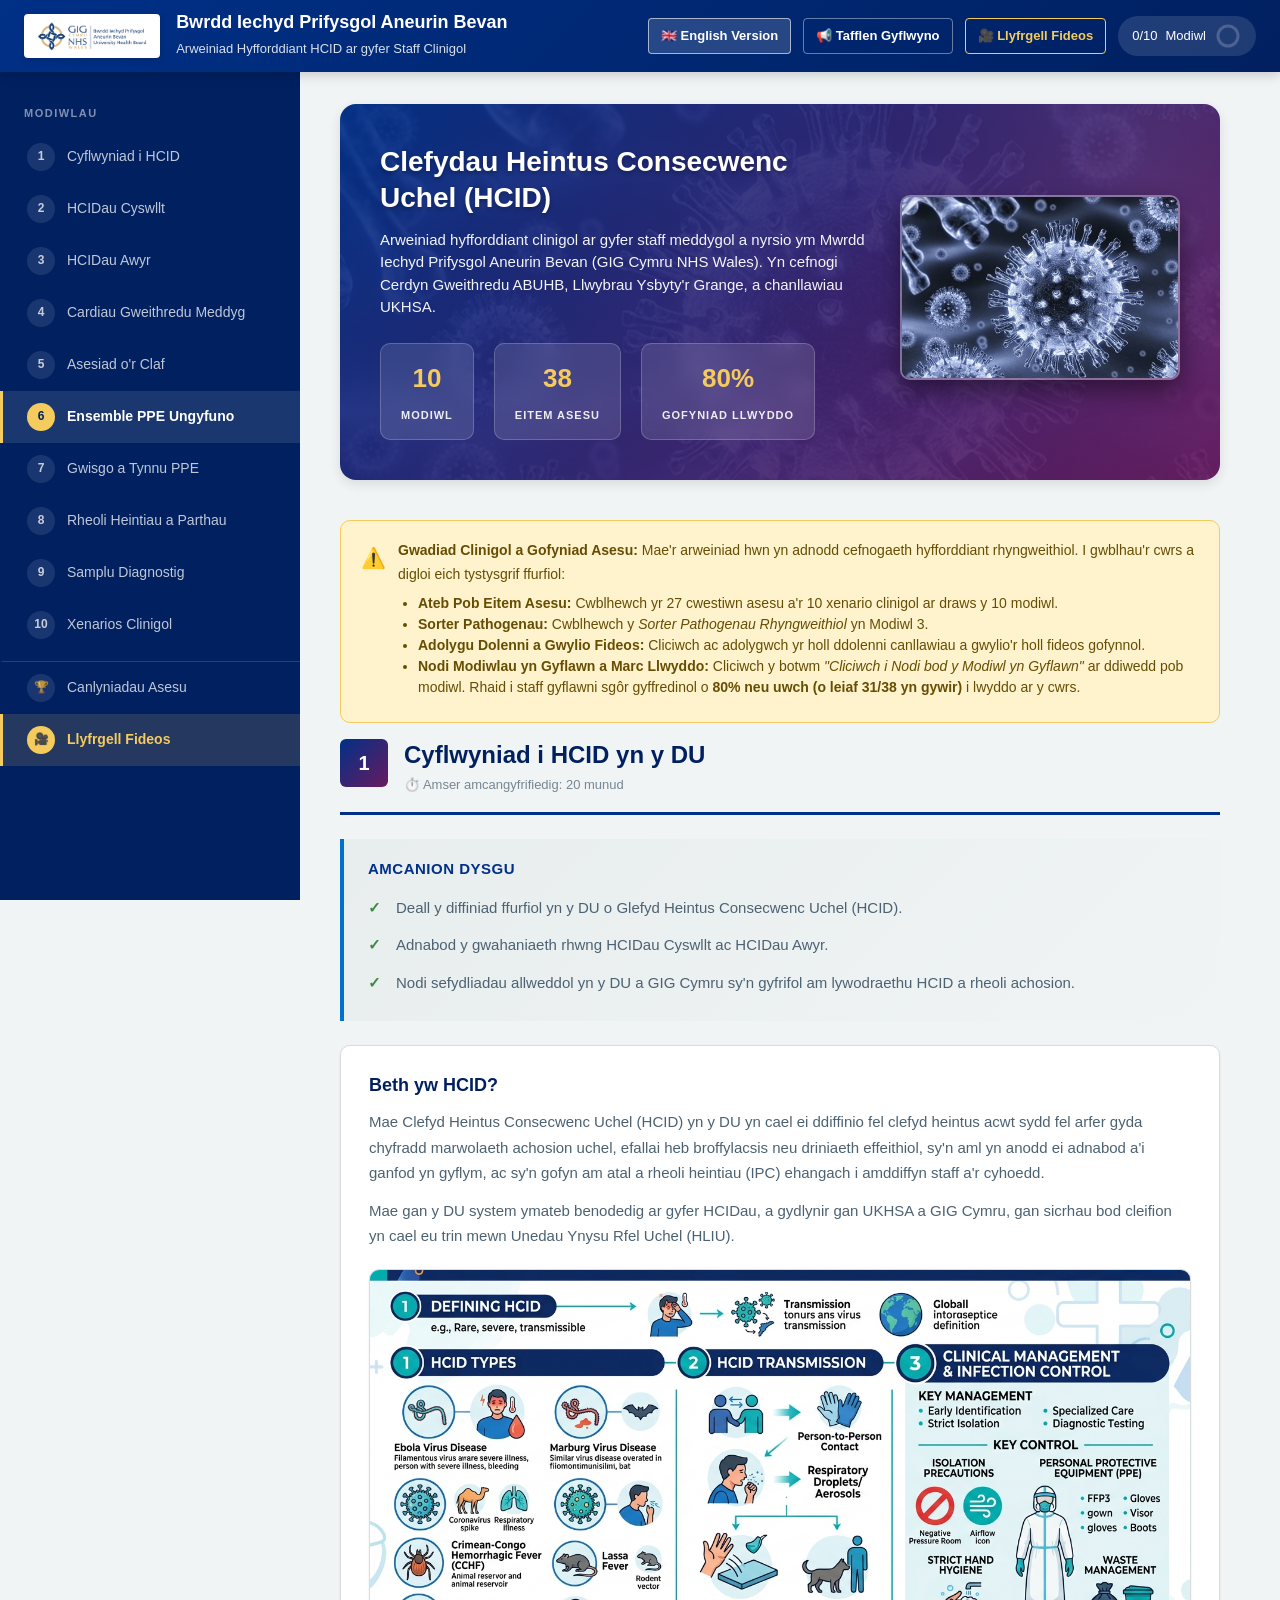
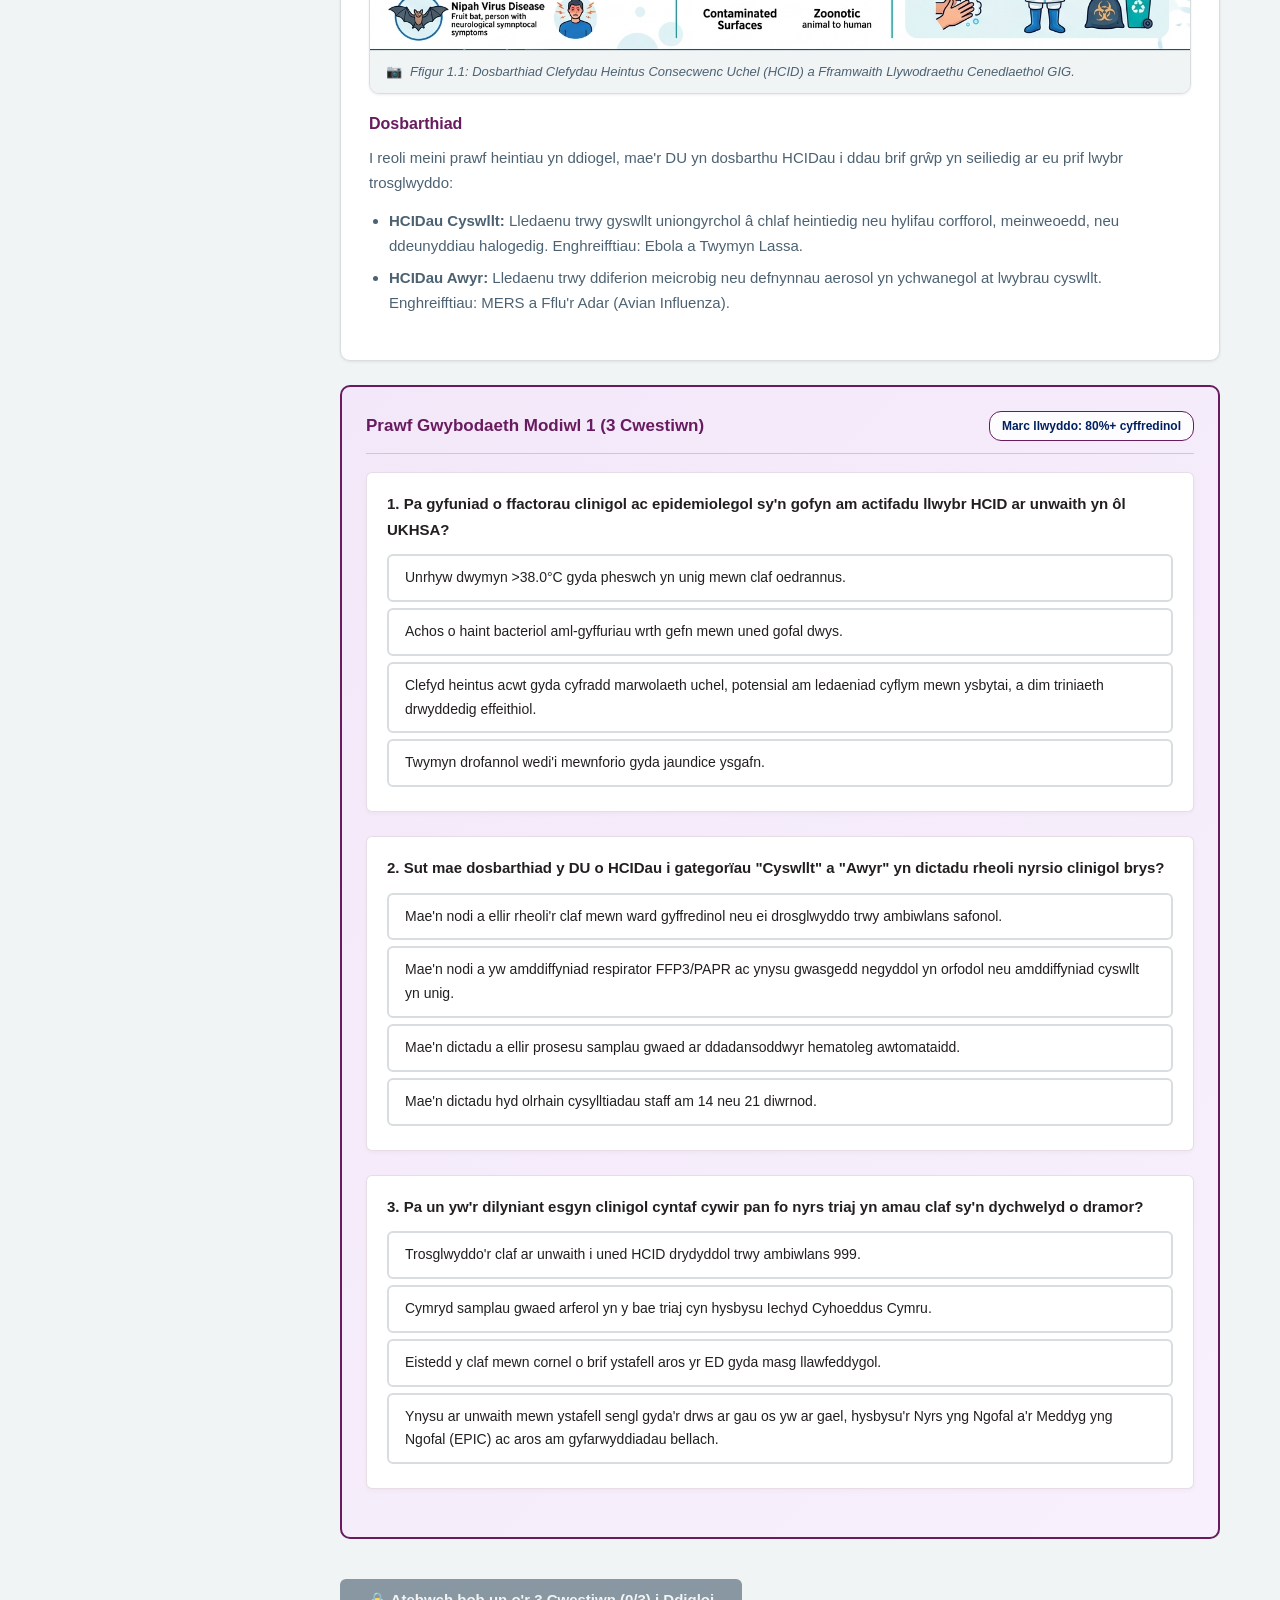
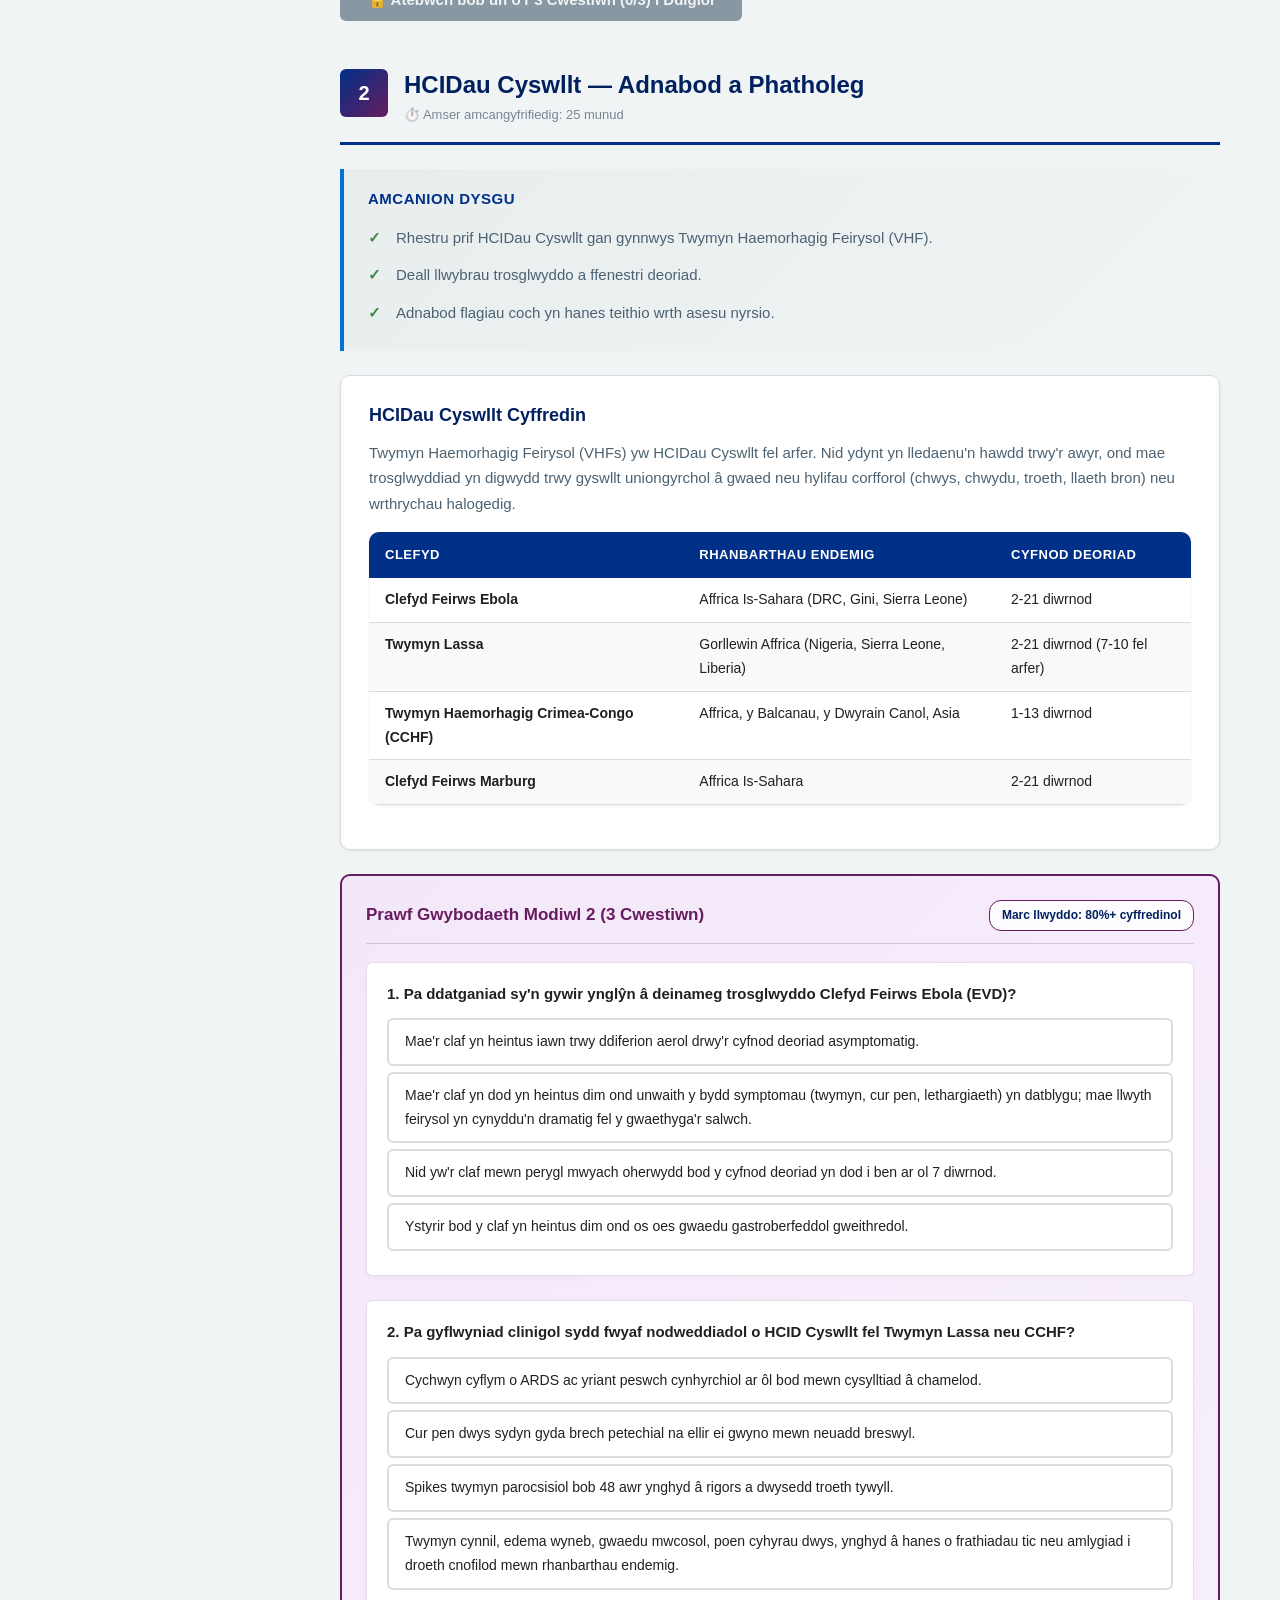
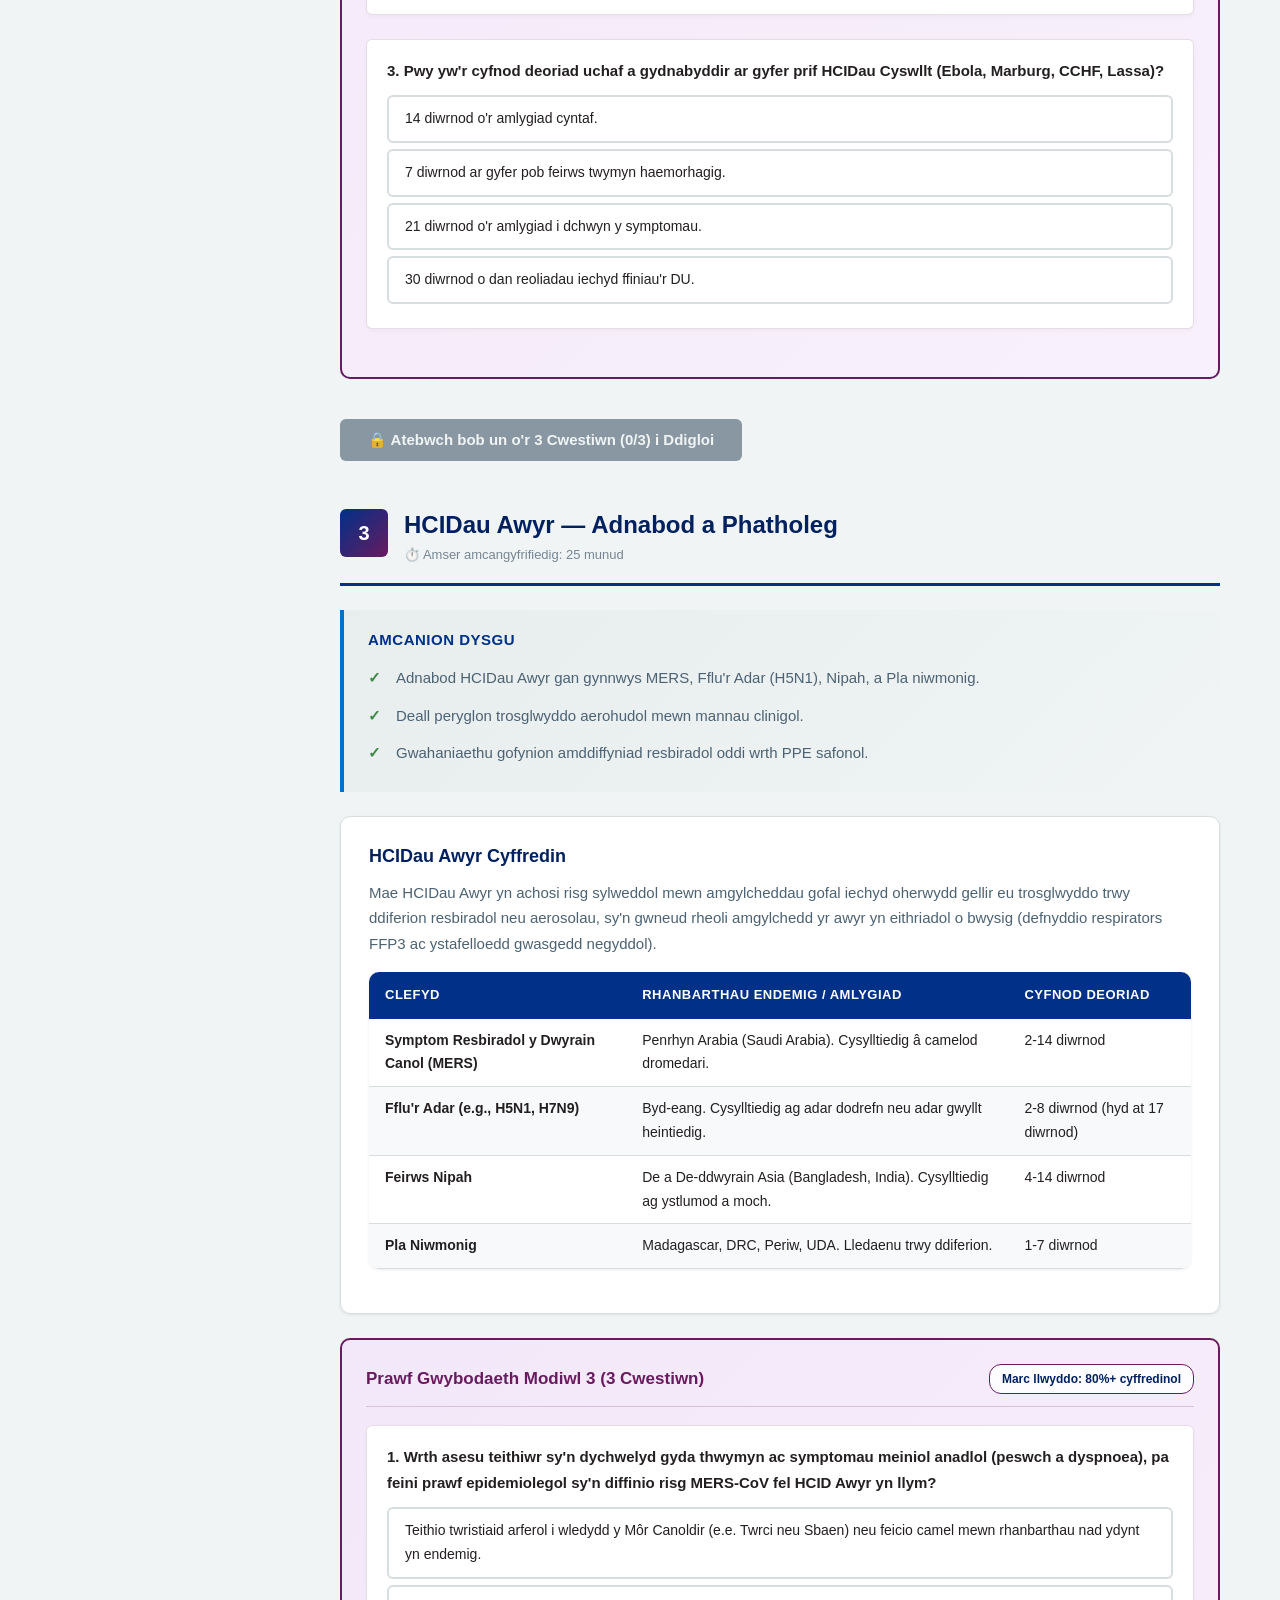
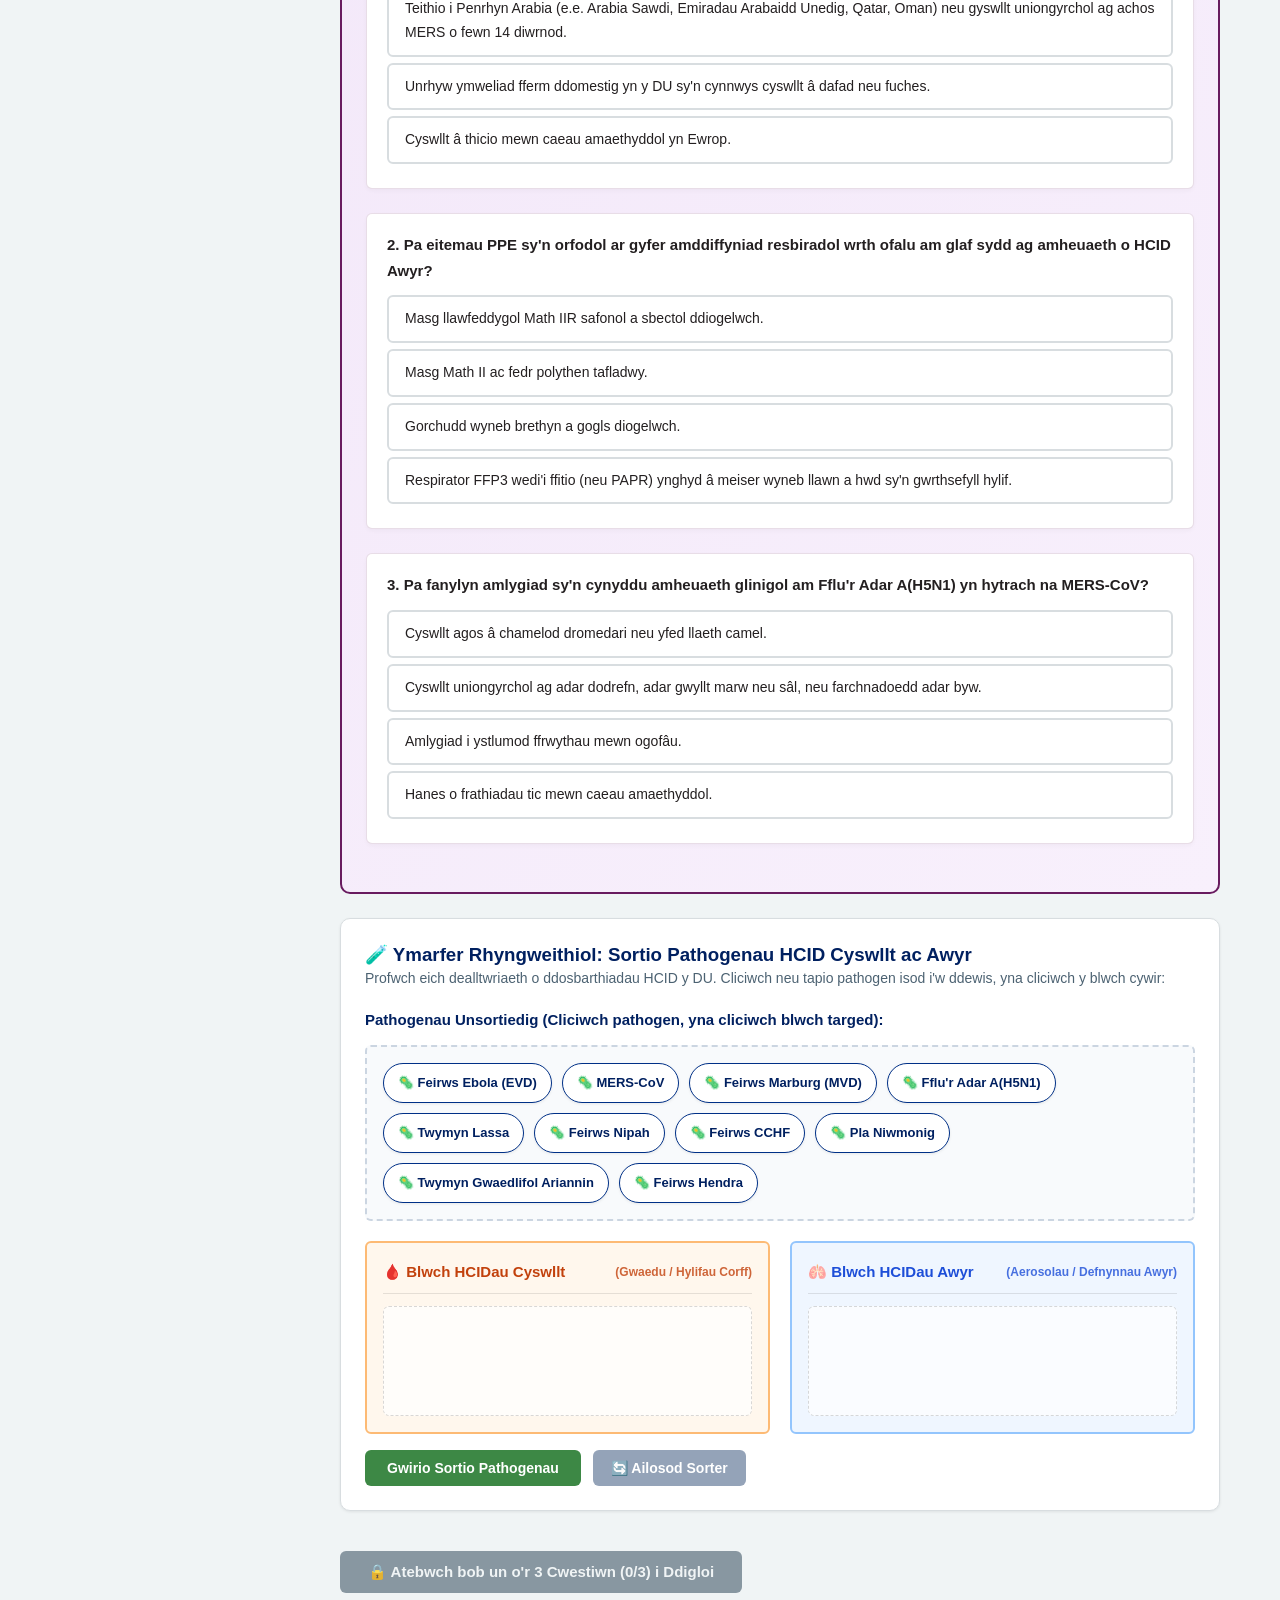
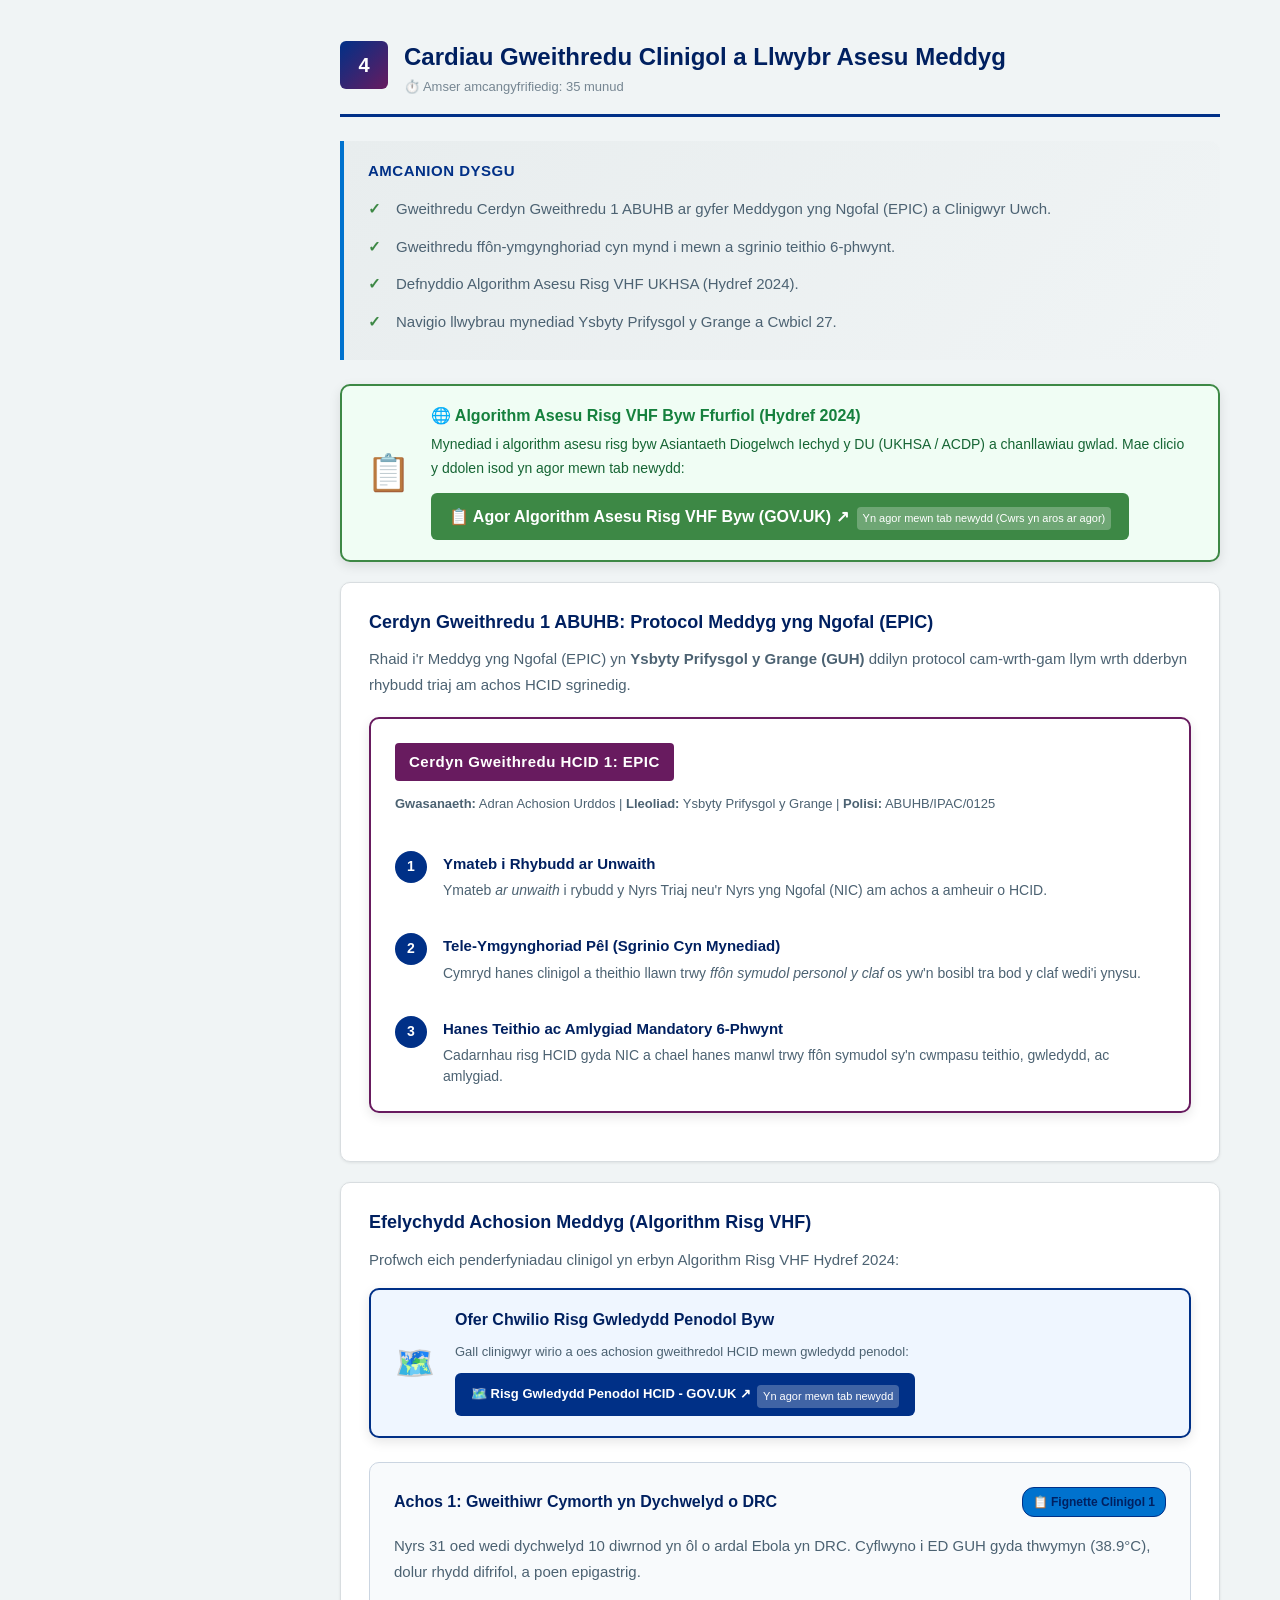
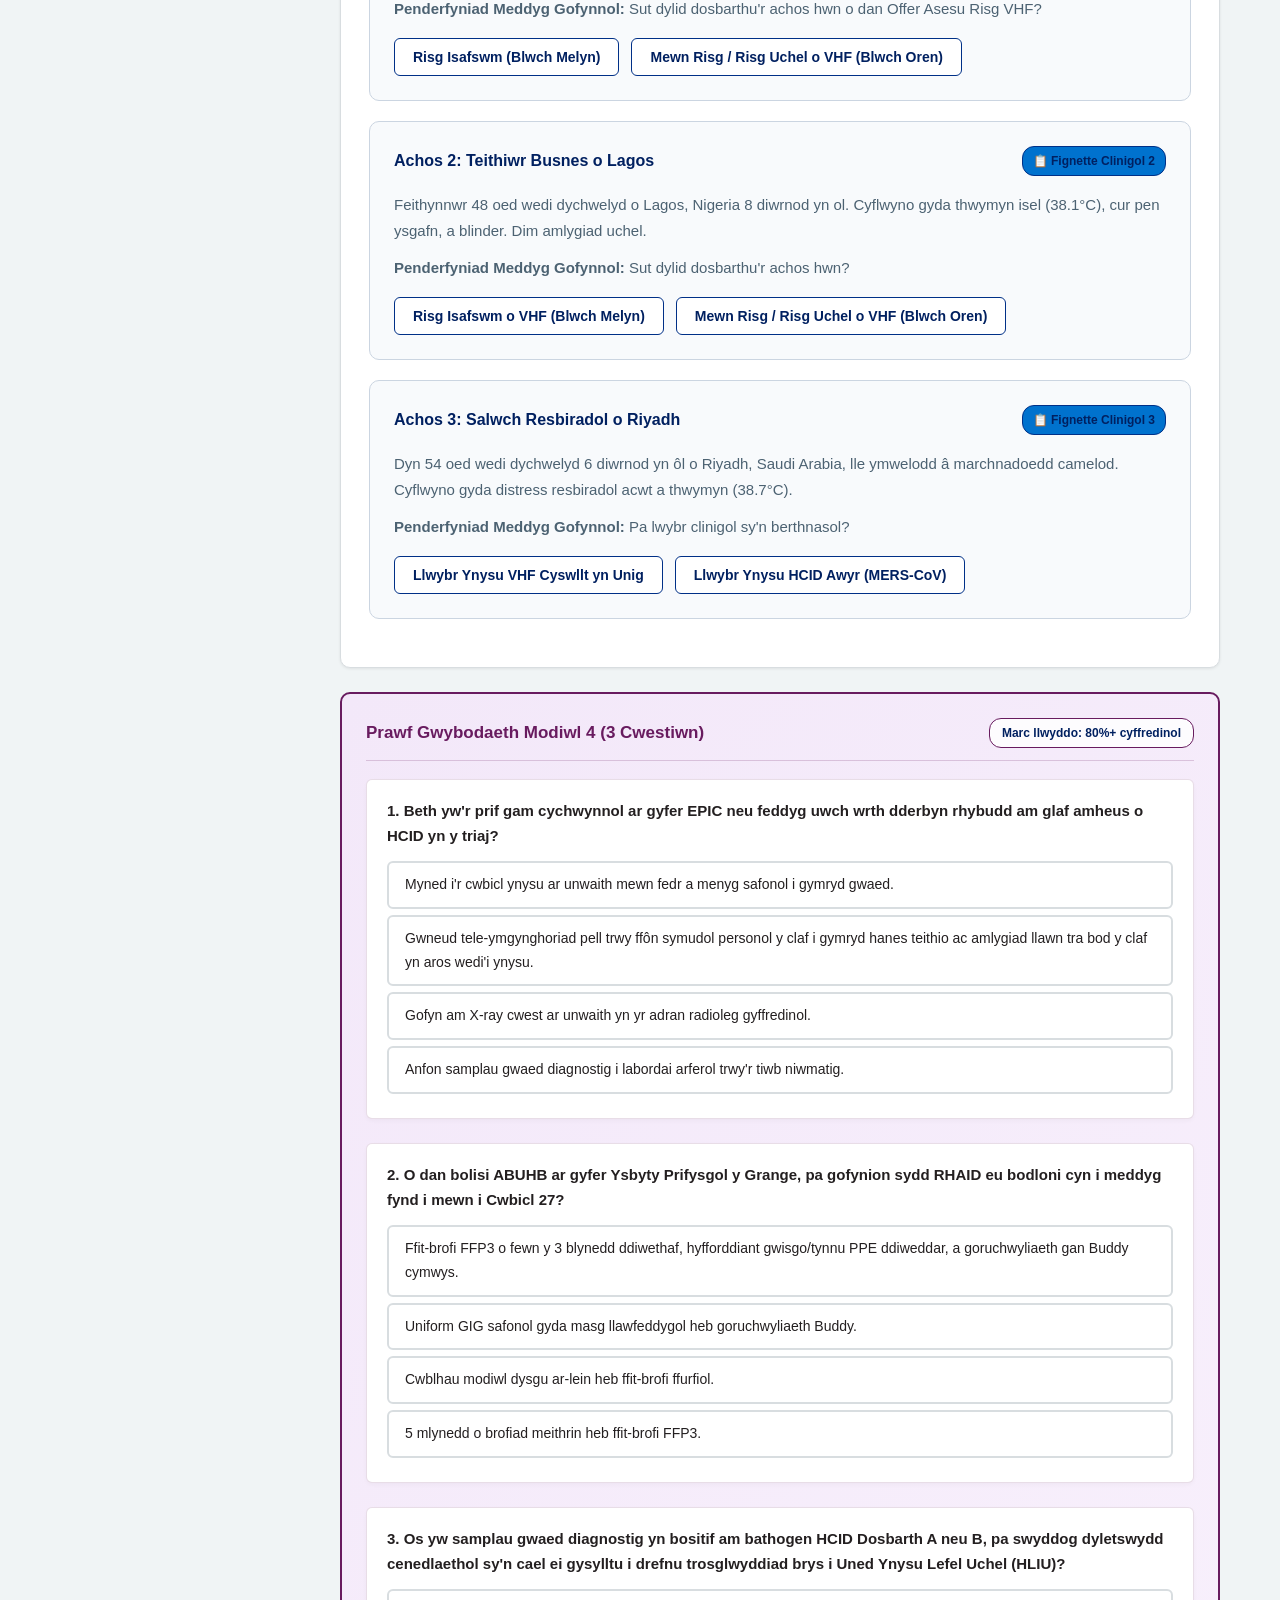
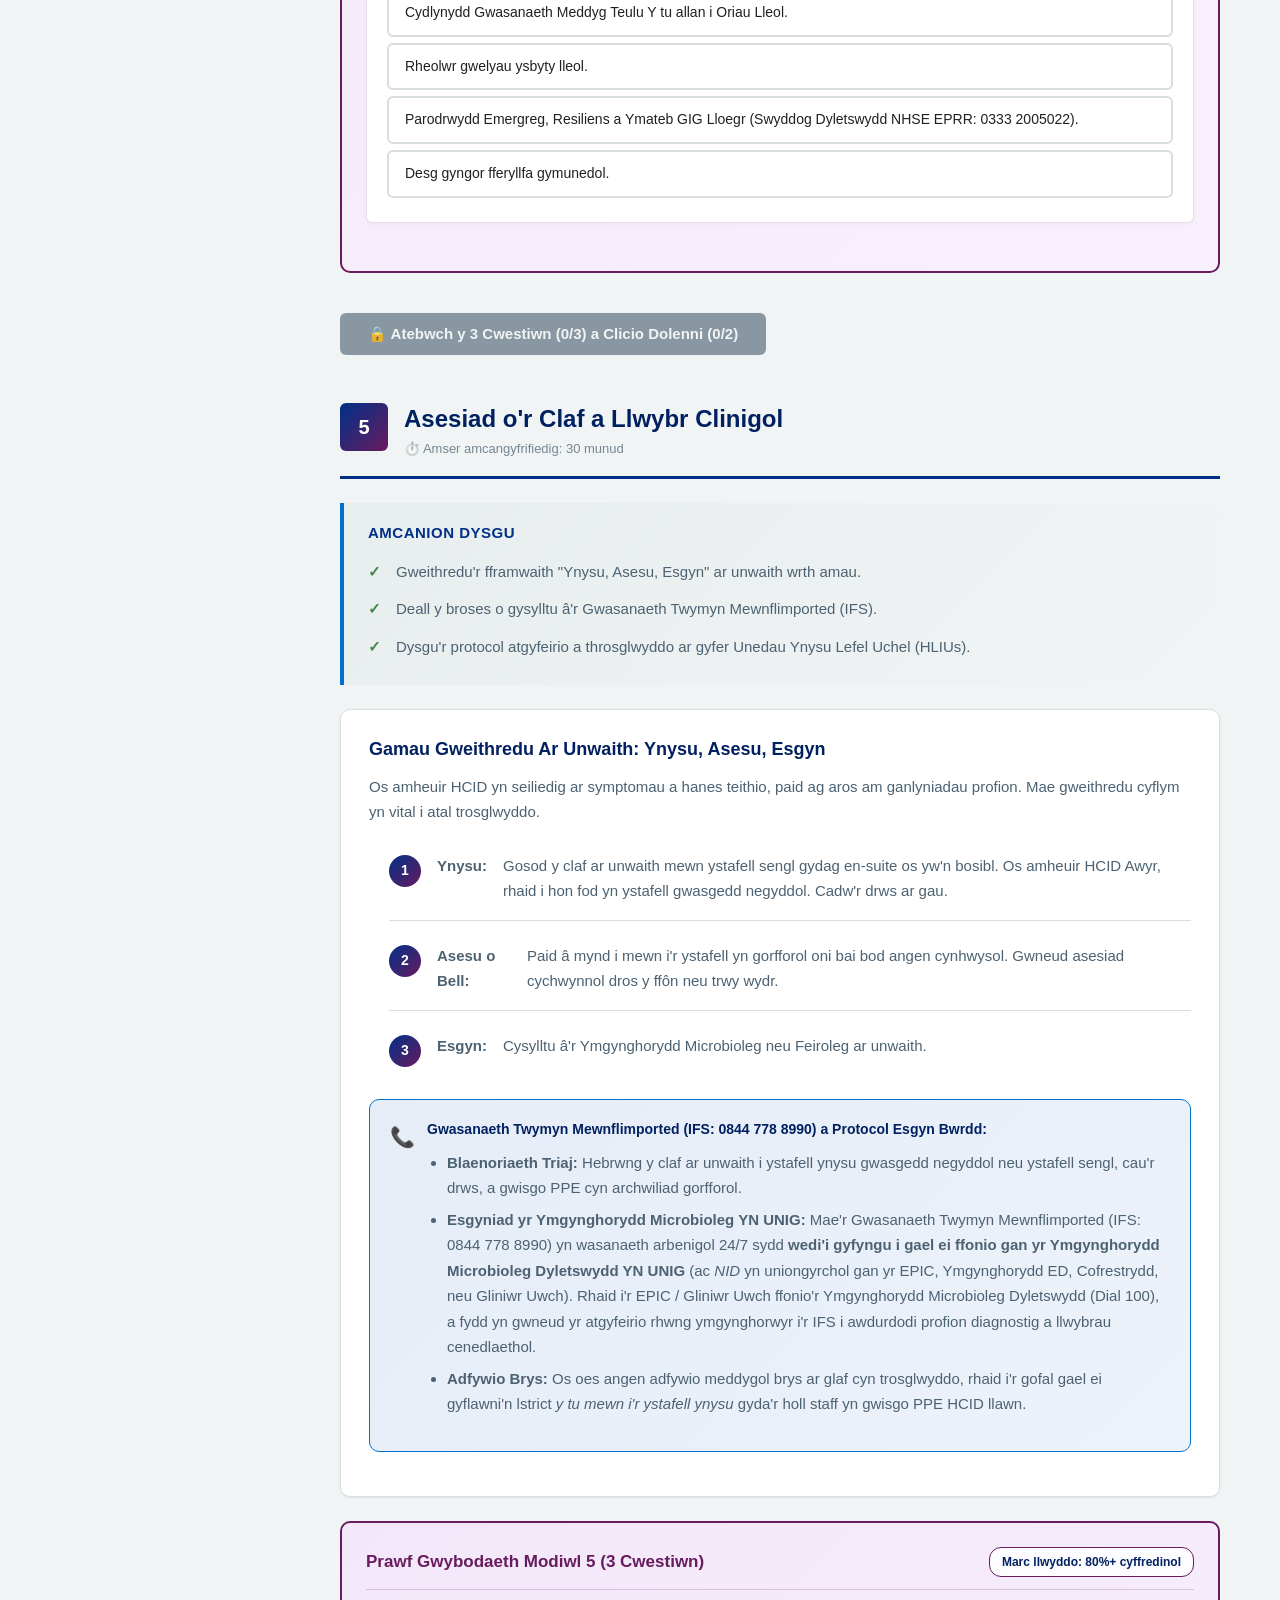
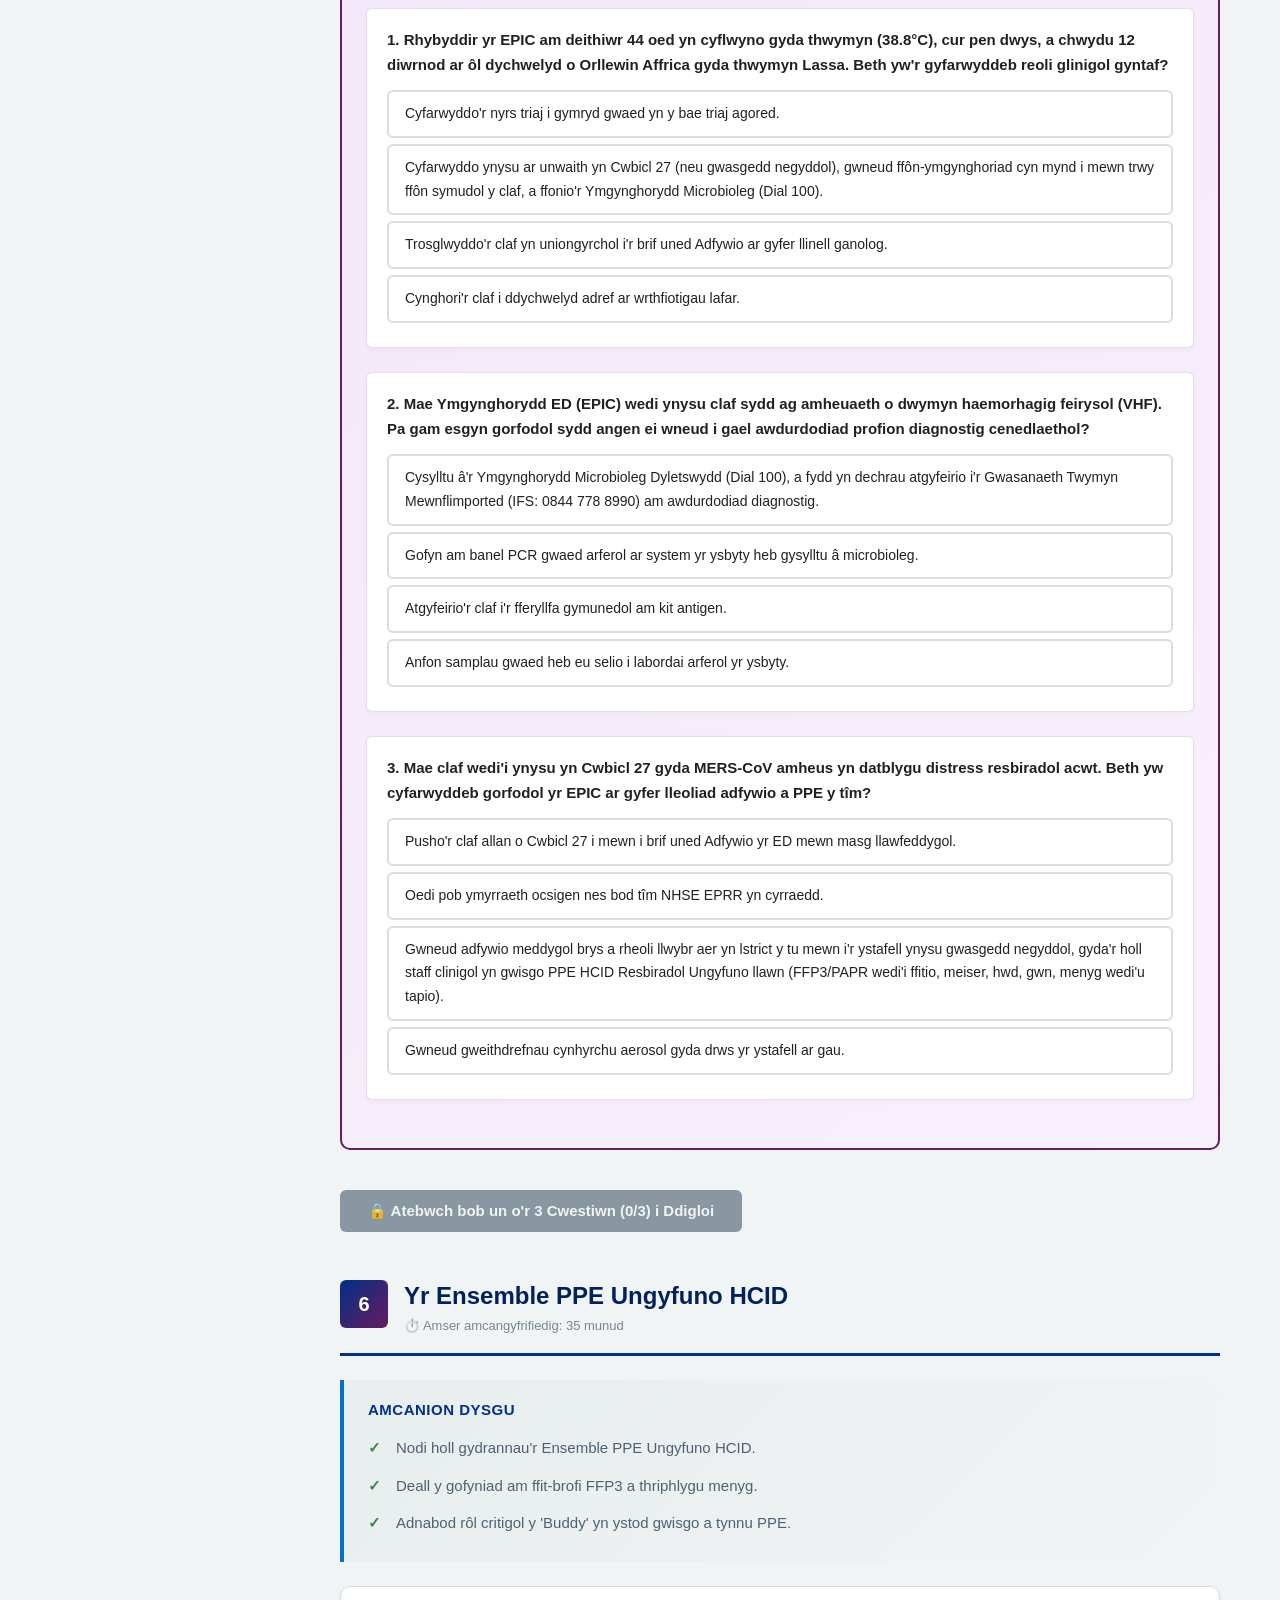
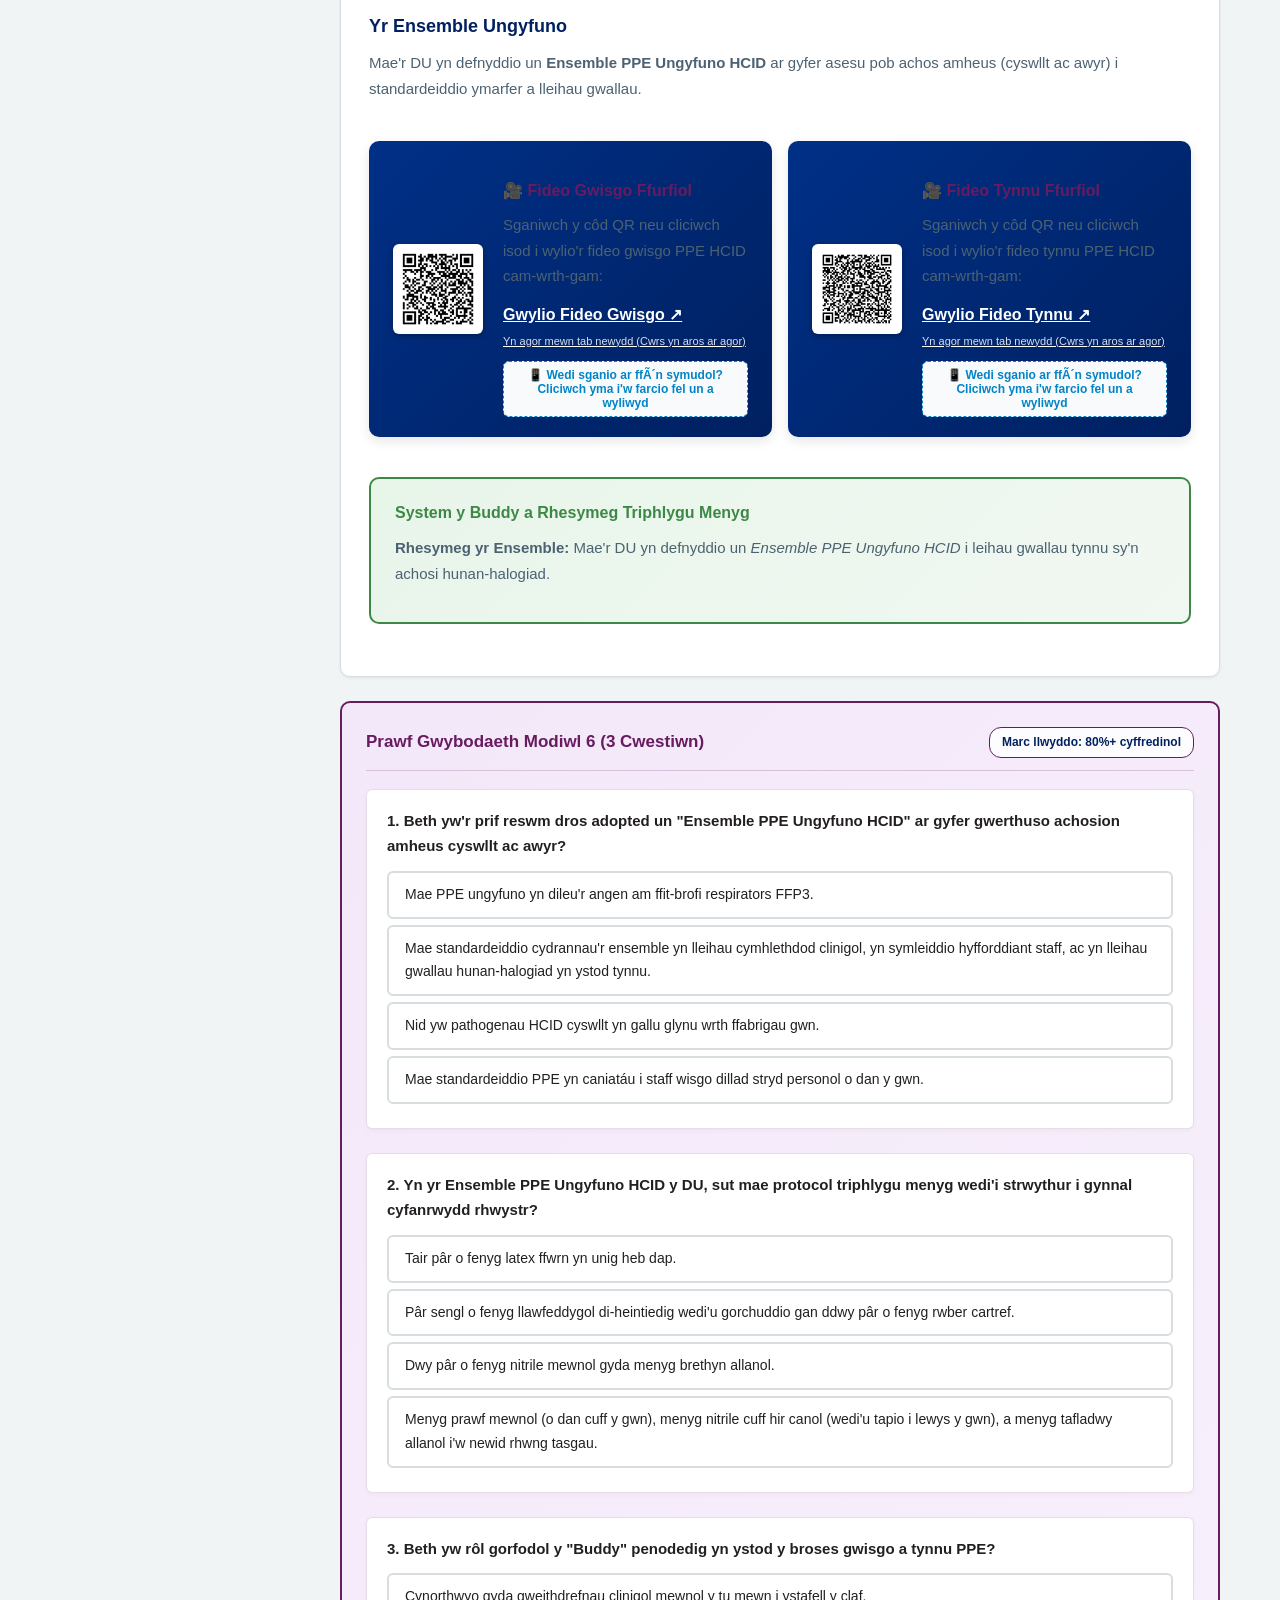
<file: index_cy.html>
<!DOCTYPE html>
<html lang="cy">
<head>
    <meta charset="UTF-8">
    <meta name="viewport" content="width=device-width, initial-scale=1.0">
    <title>Arweiniad Hyfforddiant HCID | Bwrdd Iechyd Prifysgol Aneurin Bevan</title>
    <link rel="stylesheet" href="styles.css">
</head>
<body>

    <!-- Header -->
    <header class="site-header">
        <div class="header-logo">
            <img src="images/abuhb_logo.png" alt="Bwrdd Iechyd Prifysgol Aneurin Bevan — GIG Cymru NHS Wales Logo" class="header-logo-img">
            <div class="header-titles">
                <h1>Bwrdd Iechyd Prifysgol Aneurin Bevan</h1>
                <span class="subtitle">Arweiniad Hyfforddiant HCID ar gyfer Staff Clinigol</span>
            </div>
        </div>
        <div class="header-right">
            <a href="index.html" style="color: #ffffff; font-size: 13px; font-weight: bold; padding: 6px 12px; border: 1px solid rgba(255,255,255,0.6); background: rgba(255,255,255,0.15); border-radius: 4px; text-decoration: none; display: inline-flex; align-items: center; gap: 6px;">🇬🇧 English Version</a>
            <a href="rollout_flyer.html" style="color: #ffffff; font-size: 13px; font-weight: bold; padding: 6px 12px; border: 1px solid rgba(255,255,255,0.4); border-radius: 4px; text-decoration: none; display: inline-flex; align-items: center; gap: 6px;">📢 Tafflen Gyflwyno</a>
            <a href="videos.html" style="color: var(--abuhb-yellow); font-size: 13px; font-weight: bold; padding: 6px 12px; border: 1px solid var(--abuhb-yellow); border-radius: 4px; text-decoration: none; display: inline-flex; align-items: center; gap: 6px;">🎥 Llyfrgell Fideos</a>
            <div class="progress-ring-container">
                <span id="progress-label">0/9</span> Modiwl
                <svg class="progress-ring" width="28" height="28" viewBox="0 0 28 28">
                    <circle class="progress-ring__bg" cx="14" cy="14" r="10"></circle>
                    <circle class="progress-ring__fill" cx="14" cy="14" r="10" stroke-dasharray="62.83" stroke-dashoffset="62.83"></circle>
                </svg>
            </div>
            <button class="hamburger" id="hamburger" aria-label="Menu">
                <svg viewBox="0 0 24 24" fill="currentColor"><path d="M3 18h18v-2H3v2zm0-5h18v-2H3v2zm0-7v2h18V6H3z"/></svg>
            </button>
        </div>
    </header>

    <!-- Sidebar Navigation -->
    <nav class="sidebar">
        <div class="sidebar-section-title">Modiwlau</div>
        <a href="#module-1" class="nav-item">
            <div class="nav-num">1</div>
            <span class="nav-label">Cyflwyniad i HCID</span>
            <span class="nav-check">✓</span>
        </a>
        <a href="#module-2" class="nav-item">
            <div class="nav-num">2</div>
            <span class="nav-label">HCIDau Cyswllt</span>
            <span class="nav-check">✓</span>
        </a>
        <a href="#module-3" class="nav-item">
            <div class="nav-num">3</div>
            <span class="nav-label">HCIDau Awyr</span>
            <span class="nav-check">✓</span>
        </a>
        <a href="#module-4" class="nav-item">
            <div class="nav-num">4</div>
            <span class="nav-label">Cardiau Gweithredu Meddyg</span>
            <span class="nav-check">✓</span>
        </a>
        <a href="#module-5" class="nav-item">
            <div class="nav-num">5</div>
            <span class="nav-label">Asesiad o'r Claf</span>
            <span class="nav-check">✓</span>
        </a>
        <a href="#module-6" class="nav-item">
            <div class="nav-num">6</div>
            <span class="nav-label">Ensemble PPE Ungyfuno</span>
            <span class="nav-check">✓</span>
        </a>
        <a href="#module-7" class="nav-item">
            <div class="nav-num">7</div>
            <span class="nav-label">Gwisgo a Tynnu PPE</span>
            <span class="nav-check">✓</span>
        </a>
        <a href="#module-8" class="nav-item">
            <div class="nav-num">8</div>
            <span class="nav-label">Rheoli Heintiau a Parthau</span>
            <span class="nav-check">✓</span>
        </a>
        <a href="#module-9" class="nav-item">
            <div class="nav-num">9</div>
            <span class="nav-label">Samplu Diagnostig</span>
            <span class="nav-check">✓</span>
        </a>
        <a href="#module-10" class="nav-item">
            <div class="nav-num">10</div>
            <span class="nav-label">Xenarios Clinigol</span>
            <span class="nav-check">✓</span>
        </a>
        <a href="#assessment-summary" class="nav-item" style="border-top: 1px solid rgba(255,255,255,0.15); margin-top: 10px;">
            <div class="nav-num">🏆</div>
            <span class="nav-label">Canlyniadau Asesu</span>
            <span class="nav-check"></span>
        </a>
        <a href="videos.html" class="nav-item" style="background: rgba(245, 203, 93, 0.15); border-left-color: var(--abuhb-yellow); color: var(--abuhb-yellow); font-weight: bold;">
            <div class="nav-num" style="background: var(--abuhb-yellow); color: var(--text-primary);">🎥</div>
            <span class="nav-label">Llyfrgell Fideos</span>
        </a>
    </nav>
    <div class="sidebar-overlay"></div>

    <!-- Main Content -->
    <main class="main-content">
        
        <div class="hero-banner">
            <div class="hero-banner-content">
                <div class="hero-text-side">
                    <h2>Clefydau Heintus Consecwenc Uchel (HCID)</h2>
                    <p>Arweiniad hyfforddiant clinigol ar gyfer staff meddygol a nyrsio ym Mwrdd Iechyd Prifysgol Aneurin Bevan (GIG Cymru NHS Wales). Yn cefnogi Cerdyn Gweithredu ABUHB, Llwybrau Ysbyty'r Grange, a chanllawiau UKHSA.</p>
                    <div class="hero-stats">
                        <div class="hero-stat">
                            <span class="num">10</span>
                            <span class="label">Modiwl</span>
                        </div>
                        <div class="hero-stat">
                            <span class="num">38</span>
                            <span class="label">Eitem Asesu</span>
                        </div>
                        <div class="hero-stat">
                            <span class="num">80%</span>
                            <span class="label">Gofyniad Llwyddo</span>
                        </div>
                    </div>
                </div>
                <div class="hero-image-side">
                    <img src="images/virus_header.jpg" alt="Delwedd 3D Ficroscopig o Ronynnau Feirysol" class="hero-img-framed">
                </div>
            </div>
        </div>

        <div class="callout callout-warning">
            <div class="callout-icon">⚠️</div>
            <div>
                <strong>Gwadiad Clinigol a Gofyniad Asesu:</strong> Mae'r arweiniad hwn yn adnodd cefnogaeth hyfforddiant rhyngweithiol. I gwblhau'r cwrs a digloi eich tystysgrif ffurfiol:
                <ul style="margin: 6px 0 6px 20px; font-size: 14px; line-height: 1.5;">
                    <li><strong>Ateb Pob Eitem Asesu:</strong> Cwblhewch yr 27 cwestiwn asesu a'r 10 xenario clinigol ar draws y 10 modiwl.</li>
                    <li><strong>Sorter Pathogenau:</strong> Cwblhewch y <em>Sorter Pathogenau Rhyngweithiol</em> yn Modiwl 3.</li>
                    <li><strong>Adolygu Dolenni a Gwylio Fideos:</strong> Cliciwch ac adolygwch yr holl ddolenni canllawiau a gwylio'r holl fideos gofynnol.</li>
                    <li><strong>Nodi Modiwlau yn Gyflawn a Marc Llwyddo:</strong> Cliciwch y botwm <em>"Cliciwch i Nodi bod y Modiwl yn Gyflawn"</em> ar ddiwedd pob modiwl. Rhaid i staff gyflawni sgôr gyffredinol o <strong>80% neu uwch (o leiaf 31/38 yn gywir)</strong> i lwyddo ar y cwrs.</li>
                </ul>
            </div>
        </div>

        <!-- Modiwl 1 -->
        <section id="module-1" class="module-section">
            <div class="module-header">
                <div class="module-number">1</div>
                <div class="module-meta">
                    <h2>Cyflwyniad i HCID yn y DU</h2>
                    <span class="module-time">⏱️ Amser amcangyfrifiedig: 20 munud</span>
                </div>
            </div>

            <div class="learning-objectives">
                <h3>Amcanion Dysgu</h3>
                <ul>
                    <li>Deall y diffiniad ffurfiol yn y DU o Glefyd Heintus Consecwenc Uchel (HCID).</li>
                    <li>Adnabod y gwahaniaeth rhwng HCIDau Cyswllt ac HCIDau Awyr.</li>
                    <li>Nodi sefydliadau allweddol yn y DU a GIG Cymru sy'n gyfrifol am lywodraethu HCID a rheoli achosion.</li>
                </ul>
            </div>

            <div class="content-card">
                <h3>Beth yw HCID?</h3>
                <p>Mae Clefyd Heintus Consecwenc Uchel (HCID) yn y DU yn cael ei ddiffinio fel clefyd heintus acwt sydd fel arfer gyda chyfradd marwolaeth achosion uchel, efallai heb broffylacsis neu driniaeth effeithiol, sy'n aml yn anodd ei adnabod a'i ganfod yn gyflym, ac sy'n gofyn am atal a rheoli heintiau (IPC) ehangach i amddiffyn staff a'r cyhoedd.</p>
                <p>Mae gan y DU system ymateb benodedig ar gyfer HCIDau, a gydlynir gan UKHSA a GIG Cymru, gan sicrhau bod cleifion yn cael eu trin mewn Unedau Ynysu Rfel Uchel (HLIU).</p>
                
                <figure class="module-figure">
                    <img src="images/hcid_overview.jpg" alt="Trosolwg HCID a Llywodraethu yn GIG y DU">
                    <figcaption class="image-caption">Ffigur 1.1: Dosbarthiad Clefydau Heintus Consecwenc Uchel (HCID) a Fframwaith Llywodraethu Cenedlaethol GIG.</figcaption>
                </figure>

                <h4>Dosbarthiad</h4>
                <p>I reoli meini prawf heintiau yn ddiogel, mae'r DU yn dosbarthu HCIDau i ddau brif grŵp yn seiliedig ar eu prif lwybr trosglwyddo:</p>
                <ul>
                    <li><strong>HCIDau Cyswllt:</strong> Lledaenu trwy gyswllt uniongyrchol â chlaf heintiedig neu hylifau corfforol, meinweoedd, neu ddeunyddiau halogedig. Enghreifftiau: Ebola a Twymyn Lassa.</li>
                    <li><strong>HCIDau Awyr:</strong> Lledaenu trwy ddiferion meicrobig neu defnynnau aerosol yn ychwanegol at lwybrau cyswllt. Enghreifftiau: MERS a Fflu'r Adar (Avian Influenza).</li>
                </ul>
            </div>

            <div class="quiz-section">
                <div class="quiz-header-badge">
                    <h3>Prawf Gwybodaeth Modiwl 1 (3 Cwestiwn)</h3>
                    <span class="quiz-pass-note">Marc llwyddo: 80%+ cyffredinol</span>
                </div>

                <div class="quiz-question" data-qid="m1_q1">
                    <p>1. Pa gyfuniad o ffactorau clinigol ac epidemiolegol sy'n gofyn am actifadu llwybr HCID ar unwaith yn ôl UKHSA?</p>
                    <ul class="quiz-options">
                        <li data-correct="false">Unrhyw dwymyn >38.0°C gyda pheswch yn unig mewn claf oedrannus.</li>
                        <li data-correct="false">Achos o haint bacteriol aml-gyffuriau wrth gefn mewn uned gofal dwys.</li>
                        <li data-correct="true" data-explanation="Mae UKHSA yn diffinio HCID fel clefyd heintus acwt gyda chyfradd marwolaeth uchel, potensial am ledaeniad cyflym mewn ysbytai, a dim triniaeth drwyddedig effeithiol.">Clefyd heintus acwt gyda cyfradd marwolaeth uchel, potensial am ledaeniad cyflym mewn ysbytai, a dim triniaeth drwyddedig effeithiol.</li>
                        <li data-correct="false">Twymyn drofannol wedi'i mewnforio gyda jaundice ysgafn.</li>
                    </ul>
                    <div class="quiz-feedback"></div>
                </div>

                <div class="quiz-question" data-qid="m1_q2">
                    <p>2. Sut mae dosbarthiad y DU o HCIDau i gategorïau "Cyswllt" a "Awyr" yn dictadu rheoli nyrsio clinigol brys?</p>
                    <ul class="quiz-options">
                        <li data-correct="false">Mae'n nodi a ellir rheoli'r claf mewn ward gyffredinol neu ei drosglwyddo trwy ambiwlans safonol.</li>
                        <li data-correct="true" data-explanation="Mae dosbarthiad trosglwyddo yn dictadu a yw amddiffyniad respirator FFP3/PAPR ac ynysu gwasgedd negyddol yn orfodol neu amddiffyniad cyswllt yn unig.">Mae'n nodi a yw amddiffyniad respirator FFP3/PAPR ac ynysu gwasgedd negyddol yn orfodol neu amddiffyniad cyswllt yn unig.</li>
                        <li data-correct="false">Mae'n dictadu a ellir prosesu samplau gwaed ar ddadansoddwyr hematoleg awtomataidd.</li>
                        <li data-correct="false">Mae'n dictadu hyd olrhain cysylltiadau staff am 14 neu 21 diwrnod.</li>
                    </ul>
                    <div class="quiz-feedback"></div>
                </div>

                <div class="quiz-question" data-qid="m1_q3">
                    <p>3. Pa un yw'r dilyniant esgyn clinigol cyntaf cywir pan fo nyrs triaj yn amau claf sy'n dychwelyd o dramor?</p>
                    <ul class="quiz-options">
                        <li data-correct="false">Trosglwyddo'r claf ar unwaith i uned HCID drydyddol trwy ambiwlans 999.</li>
                        <li data-correct="false">Cymryd samplau gwaed arferol yn y bae triaj cyn hysbysu Iechyd Cyhoeddus Cymru.</li>
                        <li data-correct="false">Eistedd y claf mewn cornel o brif ystafell aros yr ED gyda masg llawfeddygol.</li>
                        <li data-correct="true" data-explanation="Y cam cyntaf yw ynysu ar unwaith mewn ystafell sengl gyda'r drws ar gau os yw ar gael, hysbysu'r Nyrs yng Ngofal a'r Meddyg yng Ngofal (EPIC) ac aros am gyfarwyddiadau bellach.">Ynysu ar unwaith mewn ystafell sengl gyda'r drws ar gau os yw ar gael, hysbysu'r Nyrs yng Ngofal a'r Meddyg yng Ngofal (EPIC) ac aros am gyfarwyddiadau bellach.</li>
                    </ul>
                    <div class="quiz-feedback"></div>
                </div>
            </div>

            <button class="btn-complete" data-module="module-1">🔒 Atebwch bob un o'r 3 Cwestiwn (0/3) i Ddigloi</button>
        </section>

        <!-- Modiwl 2 -->
        <section id="module-2" class="module-section">
            <div class="module-header">
                <div class="module-number">2</div>
                <div class="module-meta">
                    <h2>HCIDau Cyswllt — Adnabod a Phatholeg</h2>
                    <span class="module-time">⏱️ Amser amcangyfrifiedig: 25 munud</span>
                </div>
            </div>

            <div class="learning-objectives">
                <h3>Amcanion Dysgu</h3>
                <ul>
                    <li>Rhestru prif HCIDau Cyswllt gan gynnwys Twymyn Haemorhagig Feirysol (VHF).</li>
                    <li>Deall llwybrau trosglwyddo a ffenestri deoriad.</li>
                    <li>Adnabod flagiau coch yn hanes teithio wrth asesu nyrsio.</li>
                </ul>
            </div>

            <div class="content-card">
                <h3>HCIDau Cyswllt Cyffredin</h3>
                <p>Twymyn Haemorhagig Feirysol (VHFs) yw HCIDau Cyswllt fel arfer. Nid ydynt yn lledaenu'n hawdd trwy'r awyr, ond mae trosglwyddiad yn digwydd trwy gyswllt uniongyrchol â gwaed neu hylifau corfforol (chwys, chwydu, troeth, llaeth bron) neu wrthrychau halogedig.</p>
                <table class="disease-table">
                    <thead>
                        <tr>
                            <th>Clefyd</th>
                            <th>Rhanbarthau Endemig</th>
                            <th>Cyfnod Deoriad</th>
                        </tr>
                    </thead>
                    <tbody>
                        <tr>
                            <td><strong>Clefyd Feirws Ebola</strong></td>
                            <td>Affrica Is-Sahara (DRC, Gini, Sierra Leone)</td>
                            <td>2-21 diwrnod</td>
                        </tr>
                        <tr>
                            <td><strong>Twymyn Lassa</strong></td>
                            <td>Gorllewin Affrica (Nigeria, Sierra Leone, Liberia)</td>
                            <td>2-21 diwrnod (7-10 fel arfer)</td>
                        </tr>
                        <tr>
                            <td><strong>Twymyn Haemorhagig Crimea-Congo (CCHF)</strong></td>
                            <td>Affrica, y Balcanau, y Dwyrain Canol, Asia</td>
                            <td>1-13 diwrnod</td>
                        </tr>
                        <tr>
                            <td><strong>Clefyd Feirws Marburg</strong></td>
                            <td>Affrica Is-Sahara</td>
                            <td>2-21 diwrnod</td>
                        </tr>
                    </tbody>
                </table>
            </div>

            <div class="quiz-section">
                <div class="quiz-header-badge">
                    <h3>Prawf Gwybodaeth Modiwl 2 (3 Cwestiwn)</h3>
                    <span class="quiz-pass-note">Marc llwyddo: 80%+ cyffredinol</span>
                </div>

                <div class="quiz-question" data-qid="m2_q1">
                    <p>1. Pa ddatganiad sy'n gywir ynglŷn â deinameg trosglwyddo Clefyd Feirws Ebola (EVD)?</p>
                    <ul class="quiz-options">
                        <li data-correct="false">Mae'r claf yn heintus iawn trwy ddiferion aerol drwy'r cyfnod deoriad asymptomatig.</li>
                        <li data-correct="true" data-explanation="Mae cleifion Ebola yn dod yn heintus dim ond pan fydd symptomau'n ymddangos; mae llwyth feirysol yn cynyddu wrth i'r salwch waethygu.">Mae'r claf yn dod yn heintus dim ond unwaith y bydd symptomau (twymyn, cur pen, lethargiaeth) yn datblygu; mae llwyth feirysol yn cynyddu'n dramatig fel y gwaethyga'r salwch.</li>
                        <li data-correct="false">Nid yw'r claf mewn perygl mwyach oherwydd bod y cyfnod deoriad yn dod i ben ar ol 7 diwrnod.</li>
                        <li data-correct="false">Ystyrir bod y claf yn heintus dim ond os oes gwaedu gastroberfeddol gweithredol.</li>
                    </ul>
                    <div class="quiz-feedback"></div>
                </div>

                <div class="quiz-question" data-qid="m2_q2">
                    <p>2. Pa gyflwyniad clinigol sydd fwyaf nodweddiadol o HCID Cyswllt fel Twymyn Lassa neu CCHF?</p>
                    <ul class="quiz-options">
                        <li data-correct="false">Cychwyn cyflym o ARDS ac yriant peswch cynhyrchiol ar ôl bod mewn cysylltiad â chamelod.</li>
                        <li data-correct="false">Cur pen dwys sydyn gyda brech petechial na ellir ei gwyno mewn neuadd breswyl.</li>
                        <li data-correct="false">Spikes twymyn parocsisiol bob 48 awr ynghyd â rigors a dwysedd troeth tywyll.</li>
                        <li data-correct="true" data-explanation="Mae HCIDau Cyswllt fel arfer yn cyflwyno gyda twymyn cynnil, edema wyneb, gwaedu mwcosol, a phoen cyhyrau yn dilyn brathiadau tic neu hylifau heintiedig.">Twymyn cynnil, edema wyneb, gwaedu mwcosol, poen cyhyrau dwys, ynghyd â hanes o frathiadau tic neu amlygiad i droeth cnofilod mewn rhanbarthau endemig.</li>
                    </ul>
                    <div class="quiz-feedback"></div>
                </div>

                <div class="quiz-question" data-qid="m2_q3">
                    <p>3. Pwy yw'r cyfnod deoriad uchaf a gydnabyddir ar gyfer prif HCIDau Cyswllt (Ebola, Marburg, CCHF, Lassa)?</p>
                    <ul class="quiz-options">
                        <li data-correct="false">14 diwrnod o'r amlygiad cyntaf.</li>
                        <li data-correct="false">7 diwrnod ar gyfer pob feirws twymyn haemorhagig.</li>
                        <li data-correct="true" data-explanation="Y cyfnod deoriad uchaf a gydnabyddir ar gyfer HCIDau Cyswllt yw 21 diwrnod o'r amlygiad i dchwyn y symptomau.">21 diwrnod o'r amlygiad i dchwyn y symptomau.</li>
                        <li data-correct="false">30 diwrnod o dan reoliadau iechyd ffiniau'r DU.</li>
                    </ul>
                    <div class="quiz-feedback"></div>
                </div>
            </div>

            <button class="btn-complete" data-module="module-2">🔒 Atebwch bob un o'r 3 Cwestiwn (0/3) i Ddigloi</button>
        </section>

        <!-- Modiwl 3 -->
        <section id="module-3" class="module-section">
            <div class="module-header">
                <div class="module-number">3</div>
                <div class="module-meta">
                    <h2>HCIDau Awyr — Adnabod a Phatholeg</h2>
                    <span class="module-time">⏱️ Amser amcangyfrifiedig: 25 munud</span>
                </div>
            </div>

            <div class="learning-objectives">
                <h3>Amcanion Dysgu</h3>
                <ul>
                    <li>Adnabod HCIDau Awyr gan gynnwys MERS, Fflu'r Adar (H5N1), Nipah, a Pla niwmonig.</li>
                    <li>Deall peryglon trosglwyddo aerohudol mewn mannau clinigol.</li>
                    <li>Gwahaniaethu gofynion amddiffyniad resbiradol oddi wrth PPE safonol.</li>
                </ul>
            </div>

            <div class="content-card">
                <h3>HCIDau Awyr Cyffredin</h3>
                <p>Mae HCIDau Awyr yn achosi risg sylweddol mewn amgylcheddau gofal iechyd oherwydd gellir eu trosglwyddo trwy ddiferion resbiradol neu aerosolau, sy'n gwneud rheoli amgylchedd yr awyr yn eithriadol o bwysig (defnyddio respirators FFP3 ac ystafelloedd gwasgedd negyddol).</p>
                <table class="disease-table">
                    <thead>
                        <tr>
                            <th>Clefyd</th>
                            <th>Rhanbarthau Endemig / Amlygiad</th>
                            <th>Cyfnod Deoriad</th>
                        </tr>
                    </thead>
                    <tbody>
                        <tr>
                            <td><strong>Symptom Resbiradol y Dwyrain Canol (MERS)</strong></td>
                            <td>Penrhyn Arabia (Saudi Arabia). Cysylltiedig â camelod dromedari.</td>
                            <td>2-14 diwrnod</td>
                        </tr>
                        <tr>
                            <td><strong>Fflu'r Adar (e.g., H5N1, H7N9)</strong></td>
                            <td>Byd-eang. Cysylltiedig ag adar dodrefn neu adar gwyllt heintiedig.</td>
                            <td>2-8 diwrnod (hyd at 17 diwrnod)</td>
                        </tr>
                        <tr>
                            <td><strong>Feirws Nipah</strong></td>
                            <td>De a De-ddwyrain Asia (Bangladesh, India). Cysylltiedig ag ystlumod a moch.</td>
                            <td>4-14 diwrnod</td>
                        </tr>
                        <tr>
                            <td><strong>Pla Niwmonig</strong></td>
                            <td>Madagascar, DRC, Periw, UDA. Lledaenu trwy ddiferion.</td>
                            <td>1-7 diwrnod</td>
                        </tr>
                    </tbody>
                </table>
            </div>

            <div class="quiz-section">
                <div class="quiz-header-badge">
                    <h3>Prawf Gwybodaeth Modiwl 3 (3 Cwestiwn)</h3>
                    <span class="quiz-pass-note">Marc llwyddo: 80%+ cyffredinol</span>
                </div>

                <div class="quiz-question" data-qid="m3_q1">
                    <p>1. Wrth asesu teithiwr sy'n dychwelyd gyda thwymyn ac symptomau meiniol anadlol (peswch a dyspnoea), pa feini prawf epidemiolegol sy'n diffinio risg MERS-CoV fel HCID Awyr yn llym?</p>
                    <ul class="quiz-options">
                        <li data-correct="false">Teithio twristiaid arferol i wledydd y Môr Canoldir (e.e. Twrci neu Sbaen) neu feicio camel mewn rhanbarthau nad ydynt yn endemig.</li>
                        <li data-correct="true" data-explanation="Mae meini prawf UKHSA yn diffinio risg MERS-CoV yn llym fel teithio i Penrhyn Arabia (e.e. Arabia Sawdi, Emiradau Arabaidd Unedig, Qatar, Oman) neu gyswllt uniongyrchol ag achos MERS a gadarnhawyd o fewn 14 diwrnod. Nid yw teithio twristiaid i wledydd fel Twrci yn bodloni meini prawf MERS.">Teithio i Penrhyn Arabia (e.e. Arabia Sawdi, Emiradau Arabaidd Unedig, Qatar, Oman) neu gyswllt uniongyrchol ag achos MERS o fewn 14 diwrnod.</li>
                        <li data-correct="false">Unrhyw ymweliad fferm ddomestig yn y DU sy'n cynnwys cyswllt â dafad neu fuches.</li>
                        <li data-correct="false">Cyswllt â thicio mewn caeau amaethyddol yn Ewrop.</li>
                    </ul>
                    <div class="quiz-feedback"></div>
                </div>

                <div class="quiz-question" data-qid="m3_q2">
                    <p>2. Pa eitemau PPE sy'n orfodol ar gyfer amddiffyniad resbiradol wrth ofalu am glaf sydd ag amheuaeth o HCID Awyr?</p>
                    <ul class="quiz-options">
                        <li data-correct="false">Masg llawfeddygol Math IIR safonol a sbectol ddiogelwch.</li>
                        <li data-correct="false">Masg Math II ac fedr polythen tafladwy.</li>
                        <li data-correct="false">Gorchudd wyneb brethyn a gogls diogelwch.</li>
                        <li data-correct="true" data-explanation="Mae HCIDau Awyr angen respirator FFP3 wedi'i ffitio (neu PAPR) ynghyd â meiser wyneb llawn a hwd sy'n gwrthsefyll hylif.">Respirator FFP3 wedi'i ffitio (neu PAPR) ynghyd â meiser wyneb llawn a hwd sy'n gwrthsefyll hylif.</li>
                    </ul>
                    <div class="quiz-feedback"></div>
                </div>

                <div class="quiz-question" data-qid="m3_q3">
                    <p>3. Pa fanylyn amlygiad sy'n cynyddu amheuaeth glinigol am Fflu'r Adar A(H5N1) yn hytrach na MERS-CoV?</p>
                    <ul class="quiz-options">
                        <li data-correct="false">Cyswllt agos â chamelod dromedari neu yfed llaeth camel.</li>
                        <li data-correct="true" data-explanation="Mae risg Fflu'r Adar A(H5N1) yn gysylltiedig yn gryf â chyswllt uniongyrchol ag adar dodrefn neu adar gwyllt heintiedig.">Cyswllt uniongyrchol ag adar dodrefn, adar gwyllt marw neu sâl, neu farchnadoedd adar byw.</li>
                        <li data-correct="false">Amlygiad i ystlumod ffrwythau mewn ogofâu.</li>
                        <li data-correct="false">Hanes o frathiadau tic mewn caeau amaethyddol.</li>
                    </ul>
                    <div class="quiz-feedback"></div>
                </div>
            </div>

            <!-- Interactive Pathogen Sorter (Welsh) -->
            <div class="sorter-container">
                <h3 style="color: var(--nhs-blue-dark); margin-top: 0;">🧪 Ymarfer Rhyngweithiol: Sortio Pathogenau HCID Cyswllt ac Awyr</h3>
                <p style="font-size: 14px; color: var(--text-secondary); margin-bottom: 16px;">
                    Profwch eich dealltwriaeth o ddosbarthiadau HCID y DU. Cliciwch neu tapio pathogen isod i'w ddewis, yna cliciwch y blwch cywir:
                </p>

                <div class="sorter-pool-header">Pathogenau Unsortiedig (Cliciwch pathogen, yna cliciwch blwch targed):</div>
                <div id="pathogen-pool" class="pathogen-pool">
                    <div class="pathogen-chip" draggable="true" data-type="contact" data-name="Ebola Virus (EVD)">🦠 Feirws Ebola (EVD)</div>
                    <div class="pathogen-chip" draggable="true" data-type="airborne" data-name="MERS-CoV">🦠 MERS-CoV</div>
                    <div class="pathogen-chip" draggable="true" data-type="contact" data-name="Marburg Virus (MVD)">🦠 Feirws Marburg (MVD)</div>
                    <div class="pathogen-chip" draggable="true" data-type="airborne" data-name="Avian Flu A(H5N1)">🦠 Fflu'r Adar A(H5N1)</div>
                    <div class="pathogen-chip" draggable="true" data-type="contact" data-name="Lassa Fever">🦠 Twymyn Lassa</div>
                    <div class="pathogen-chip" draggable="true" data-type="airborne" data-name="Nipah Virus">🦠 Feirws Nipah</div>
                    <div class="pathogen-chip" draggable="true" data-type="contact" data-name="CCHF Virus">🦠 Feirws CCHF</div>
                    <div class="pathogen-chip" draggable="true" data-type="airborne" data-name="Pneumonic Plague">🦠 Pla Niwmonig</div>
                    <div class="pathogen-chip" draggable="true" data-type="contact" data-name="Argentine Haemorrhagic Fever">🦠 Twymyn Gwaedlifol Ariannin</div>
                    <div class="pathogen-chip" draggable="true" data-type="airborne" data-name="Hendra Virus">🦠 Feirws Hendra</div>
                </div>

                <div class="sorter-grid">
                    <div id="contact-zone" class="sorter-drop-zone contact-zone" data-accept="contact">
                        <div class="sorter-zone-header">
                            <span>🩸 Blwch HCIDau Cyswllt</span>
                            <span style="font-size: 12px; opacity: 0.8;">(Gwaedu / Hylifau Corff)</span>
                        </div>
                        <div class="sorter-items-container" id="contact-items"></div>
                    </div>

                    <div id="airborne-zone" class="sorter-drop-zone airborne-zone" data-accept="airborne">
                        <div class="sorter-zone-header">
                            <span>🫁 Blwch HCIDau Awyr</span>
                            <span style="font-size: 12px; opacity: 0.8;">(Aerosolau / Defnynnau Awyr)</span>
                        </div>
                        <div class="sorter-items-container" id="airborne-items"></div>
                    </div>
                </div>

                <div class="sorter-actions">
                    <button id="btn-check-sorter" class="btn-sorter-check">Gwirio Sortio Pathogenau</button>
                    <button id="btn-reset-sorter" class="btn-sorter-reset">🔄 Ailosod Sorter</button>
                </div>

                <div id="sorter-feedback" class="sorter-result-box"></div>
            </div>

            <button class="btn-complete" data-module="module-3">🔒 Atebwch bob un o'r 3 Cwestiwn (0/3) i Ddigloi</button>
        </section>

        <!-- Modiwl 4 -->
        <section id="module-4" class="module-section">
            <div class="module-header">
                <div class="module-number">4</div>
                <div class="module-meta">
                    <h2>Cardiau Gweithredu Clinigol a Llwybr Asesu Meddyg</h2>
                    <span class="module-time">⏱️ Amser amcangyfrifiedig: 35 munud</span>
                </div>
            </div>

            <div class="learning-objectives">
                <h3>Amcanion Dysgu</h3>
                <ul>
                    <li>Gweithredu Cerdyn Gweithredu 1 ABUHB ar gyfer Meddygon yng Ngofal (EPIC) a Clinigwyr Uwch.</li>
                    <li>Gweithredu ffôn-ymgynghoriad cyn mynd i mewn a sgrinio teithio 6-phwynt.</li>
                    <li>Defnyddio Algorithm Asesu Risg VHF UKHSA (Hydref 2024).</li>
                    <li>Navigio llwybrau mynediad Ysbyty Prifysgol y Grange a Cwbicl 27.</li>
                </ul>
            </div>

            <!-- Online VHF Algorithm Callout Card (Welsh) -->
            <div class="video-guide-card" style="border: 2px solid var(--abuhb-green); background: #f0fdf4; margin: 20px 0;">
                <div style="font-size: 36px; line-height: 1;">📋</div>
                <div>
                    <h4 style="color: #15803d; margin-top: 0;">🌐 Algorithm Asesu Risg VHF Byw Ffurfiol (Hydref 2024)</h4>
                    <p style="color: #166534; font-size: 14px; margin-bottom: 12px;">
                        Mynediad i algorithm asesu risg byw Asiantaeth Diogelwch Iechyd y DU (UKHSA / ACDP) a chanllawiau gwlad. Mae clicio y ddolen isod yn agor mewn tab newydd:
                    </p>
                    <a href="https://www.gov.uk/government/publications/viral-haemorrhagic-fever-algorithm-and-guidance-on-management-of-patients" target="_blank" rel="noopener noreferrer" class="video-link" style="background: var(--abuhb-green); color: #ffffff; padding: 10px 18px; border-radius: 6px; font-weight: bold; text-decoration: none; display: inline-flex; align-items: center; gap: 8px;">
                        <span>📋 Agor Algorithm Asesu Risg VHF Byw (GOV.UK) ↗</span>
                        <span class="new-tab-note" style="background: rgba(255,255,255,0.25); color: #ffffff; padding: 2px 6px; border-radius: 4px; font-size: 11px;">Yn agor mewn tab newydd (Cwrs yn aros ar agor)</span>
                    </a>
                </div>
            </div>

            <!-- EPIC Action Card Container (Welsh) -->
            <div class="content-card">
                <h3>Cerdyn Gweithredu 1 ABUHB: Protocol Meddyg yng Ngofal (EPIC)</h3>
                <p>Rhaid i'r Meddyg yng Ngofal (EPIC) yn <strong>Ysbyty Prifysgol y Grange (GUH)</strong> ddilyn protocol cam-wrth-gam llym wrth dderbyn rhybudd triaj am achos HCID sgrinedig.</p>

                <div class="epic-action-card">
                    <div class="epic-card-header">
                        <div class="epic-badge-title">Cerdyn Gweithredu HCID 1: EPIC</div>
                        <div class="epic-card-meta">
                            <strong>Gwasanaeth:</strong> Adran Achosion Urddos | <strong>Lleoliad:</strong> Ysbyty Prifysgol y Grange | <strong>Polisi:</strong> ABUHB/IPAC/0125
                        </div>
                    </div>

                    <div class="epic-action-step">
                        <div class="epic-step-num">1</div>
                        <div class="epic-step-content">
                            <strong>Ymateb i Rhybudd ar Unwaith</strong>
                            <p>Ymateb <em>ar unwaith</em> i rybudd y Nyrs Triaj neu'r Nyrs yng Ngofal (NIC) am achos a amheuir o HCID.</p>
                        </div>
                    </div>

                    <div class="epic-action-step">
                        <div class="epic-step-num">2</div>
                        <div class="epic-step-content">
                            <strong>Tele-Ymgynghoriad Pêl (Sgrinio Cyn Mynediad)</strong>
                            <p>Cymryd hanes clinigol a theithio llawn trwy <em>ffôn symudol personol y claf</em> os yw'n bosibl tra bod y claf wedi'i ynysu.</p>
                        </div>
                    </div>

                    <div class="epic-action-step">
                        <div class="epic-step-num">3</div>
                        <div class="epic-step-content">
                            <strong>Hanes Teithio ac Amlygiad Mandatory 6-Phwynt</strong>
                            <p>Cadarnhau risg HCID gyda NIC a chael hanes manwl trwy ffôn symudol sy'n cwmpasu teithio, gwledydd, ac amlygiad.</p>
                        </div>
                    </div>
                </div>
            </div>

            <!-- Doctor Simulator (Welsh) -->
            <div class="content-card">
                <h3>Efelychydd Achosion Meddyg (Algorithm Risg VHF)</h3>
                <p>Profwch eich penderfyniadau clinigol yn erbyn Algorithm Risg VHF Hydref 2024:</p>

                <!-- Live Country Risk Banner (Welsh) -->
                <div class="video-guide-card" style="border: 2px solid var(--nhs-blue); background: #eff6ff; margin: 16px 0 24px;">
                    <div style="font-size: 32px; line-height: 1;">🗺️</div>
                    <div>
                        <h4 style="color: var(--nhs-blue-dark); margin-top: 0;">Ofer Chwilio Risg Gwledydd Penodol Byw</h4>
                        <p style="font-size: 13px; color: var(--text-secondary); margin-bottom: 10px;">
                            Gall clinigwyr wirio a oes achosion gweithredol HCID mewn gwledydd penodol:
                        </p>
                        <a href="https://www.gov.uk/guidance/high-consequence-infectious-disease-country-specific-risk" target="_blank" rel="noopener noreferrer" class="video-link" style="background: var(--nhs-blue); color: #ffffff; padding: 8px 16px; border-radius: 6px; font-size: 13px; font-weight: bold; text-decoration: none; display: inline-flex; align-items: center; gap: 6px;">
                            <span>🗺️ Risg Gwledydd Penodol HCID - GOV.UK ↗</span>
                            <span class="new-tab-note" style="background: rgba(255,255,255,0.25); color: #ffffff; padding: 2px 6px; border-radius: 4px; font-size: 11px;">Yn agor mewn tab newydd</span>
                        </a>
                    </div>
                </div>

                <div class="sim-scenario-box">
                    <div class="sim-scenario-header">
                        <div class="sim-scenario-title">Achos 1: Gweithiwr Cymorth yn Dychwelyd o DRC</div>
                        <span class="sim-scenario-badge" style="background: var(--nhs-blue-light); color: var(--nhs-blue-dark); border: 1px solid var(--nhs-blue);">📋 Fignette Clinigol 1</span>
                    </div>
                    <p>Nyrs 31 oed wedi dychwelyd 10 diwrnod yn ôl o ardal Ebola yn DRC. Cyflwyno i ED GUH gyda thwymyn (38.9°C), dolur rhydd difrifol, a poen epigastrig.</p>
                    <p><strong>Penderfyniad Meddyg Gofynnol:</strong> Sut dylid dosbarthu'r achos hwn o dan Offer Asesu Risg VHF?</p>
                    <div class="sim-btn-group">
                        <button class="sim-btn" data-correct="false" data-explanation="Anghywir. Oherwydd bod gan y claf gyswllt uniongyrchol yn ardal endemig, mae'n bodloni meini prawf Risg Uchel.">Risg Isafswm (Blwch Melyn)</button>
                        <button class="sim-btn" data-correct="true" data-explanation="Cywir! Twymyn + teithio o fewn 21 diwrnod + cyswllt hylif = MEWN RISG O VHF (Blwch Oren). Ynysu ar unwaith yn Cwbicl 27, ffôn-ymgynghoriad EPIC, a pharatoi pecynnu Dosbarth A.">Mewn Risg / Risg Uchel o VHF (Blwch Oren)</button>
                    </div>
                    <div class="sim-feedback-box"></div>
                </div>

                <div class="sim-scenario-box">
                    <div class="sim-scenario-header">
                        <div class="sim-scenario-title">Achos 2: Teithiwr Busnes o Lagos</div>
                        <span class="sim-scenario-badge" style="background: var(--nhs-blue-light); color: var(--nhs-blue-dark); border: 1px solid var(--nhs-blue);">📋 Fignette Clinigol 2</span>
                    </div>
                    <p>Feithynnwr 48 oed wedi dychwelyd o Lagos, Nigeria 8 diwrnod yn ol. Cyflwyno gyda thwymyn isel (38.1°C), cur pen ysgafn, a blinder. Dim amlygiad uchel.</p>
                    <p><strong>Penderfyniad Meddyg Gofynnol:</strong> Sut dylid dosbarthu'r achos hwn?</p>
                    <div class="sim-btn-group">
                        <button class="sim-btn" data-correct="true" data-explanation="Cywir! Er bod y claf wedi teithio i wlad endemig, nid oes ganddo amlygiad risg uchel. Dosberthir fel RISG ISAFSWM O VHF (Blwch Melyn).">Risg Isafswm o VHF (Blwch Melyn)</button>
                        <button class="sim-btn" data-correct="false" data-explanation="Anghywir. Teithio ar ei ben ei hun heb amlygiadau epidemiolegol uchel yw Risg Isafswm.">Mewn Risg / Risg Uchel o VHF (Blwch Oren)</button>
                    </div>
                    <div class="sim-feedback-box"></div>
                </div>

                <div class="sim-scenario-box">
                    <div class="sim-scenario-header">
                        <div class="sim-scenario-title">Achos 3: Salwch Resbiradol o Riyadh</div>
                        <span class="sim-scenario-badge" style="background: var(--nhs-blue-light); color: var(--nhs-blue-dark); border: 1px solid var(--nhs-blue);">📋 Fignette Clinigol 3</span>
                    </div>
                    <p>Dyn 54 oed wedi dychwelyd 6 diwrnod yn ôl o Riyadh, Saudi Arabia, lle ymwelodd â marchnadoedd camelod. Cyflwyno gyda distress resbiradol acwt a thwymyn (38.7°C).</p>
                    <p><strong>Penderfyniad Meddyg Gofynnol:</strong> Pa lwybr clinigol sy'n berthnasol?</p>
                    <div class="sim-btn-group">
                        <button class="sim-btn" data-correct="false" data-explanation="Anghywir. Er bod MERS-CoV yn HCID, fe'i trosglwyddir trwy aerosolau resbiradol (HCID Awyr).">Llwybr Ynysu VHF Cyswllt yn Unig</button>
                        <button class="sim-btn" data-correct="true" data-explanation="Cywir! Amlygiad camelod gyda symptomau acwt yw MERS-CoV amheus (HCID Awyr). Angen ynysu gwasgedd negyddol a PPE resbiradol llawn FFP3/PAPR.">Llwybr Ynysu HCID Awyr (MERS-CoV)</button>
                    </div>
                    <div class="sim-feedback-box"></div>
                </div>
            </div>

            <!-- Module 4 Quiz (Welsh) -->
            <div class="quiz-section">
                <div class="quiz-header-badge">
                    <h3>Prawf Gwybodaeth Modiwl 4 (3 Cwestiwn)</h3>
                    <span class="quiz-pass-note">Marc llwyddo: 80%+ cyffredinol</span>
                </div>

                <div class="quiz-question" data-qid="m4_q1">
                    <p>1. Beth yw'r prif gam cychwynnol ar gyfer EPIC neu feddyg uwch wrth dderbyn rhybudd am glaf amheus o HCID yn y triaj?</p>
                    <ul class="quiz-options">
                        <li data-correct="false">Myned i'r cwbicl ynysu ar unwaith mewn fedr a menyg safonol i gymryd gwaed.</li>
                        <li data-correct="true" data-explanation="O dan Gerdyn Gweithredu 1 ABUHB, rhaid i'r EPIC wneud tele-ymgynghoriad pell trwy ffôn symudol personol y claf tra bod y claf wedi'i ynysu.">Gwneud tele-ymgynghoriad pell trwy ffôn symudol personol y claf i gymryd hanes teithio ac amlygiad llawn tra bod y claf yn aros wedi'i ynysu.</li>
                        <li data-correct="false">Gofyn am X-ray cwest ar unwaith yn yr adran radioleg gyffredinol.</li>
                        <li data-correct="false">Anfon samplau gwaed diagnostig i labordai arferol trwy'r tiwb niwmatig.</li>
                    </ul>
                    <div class="quiz-feedback"></div>
                </div>

                <div class="quiz-question" data-qid="m4_q2">
                    <p>2. O dan bolisi ABUHB ar gyfer Ysbyty Prifysgol y Grange, pa gofynion sydd RHAID eu bodloni cyn i meddyg fynd i mewn i Cwbicl 27?</p>
                    <ul class="quiz-options">
                        <li data-correct="true" data-explanation="Dim ond staff sydd wedi'u ffit-brofi FFP3 o fewn y 3 blynedd ddiwethaf, sydd ag hyfforddiant gwisgo/tynnu PPE, ac sydd o dan goruchwyliaeth Buddy a gaiff fynd i mewn.">Ffit-brofi FFP3 o fewn y 3 blynedd ddiwethaf, hyfforddiant gwisgo/tynnu PPE ddiweddar, a goruchwyliaeth gan Buddy cymwys.</li>
                        <li data-correct="false">Uniform GIG safonol gyda masg llawfeddygol heb goruchwyliaeth Buddy.</li>
                        <li data-correct="false">Cwblhau modiwl dysgu ar-lein heb ffit-brofi ffurfiol.</li>
                        <li data-correct="false">5 mlynedd o brofiad meithrin heb ffit-brofi FFP3.</li>
                    </ul>
                    <div class="quiz-feedback"></div>
                </div>

                <div class="quiz-question" data-qid="m4_q3">
                    <p>3. Os yw samplau gwaed diagnostig yn bositif am bathogen HCID Dosbarth A neu B, pa swyddog dyletswydd cenedlaethol sy'n cael ei gysylltu i drefnu trosglwyddiad brys i Uned Ynysu Lefel Uchel (HLIU)?</p>
                    <ul class="quiz-options">
                        <li data-correct="false">Cydlynydd Gwasanaeth Meddyg Teulu Y tu allan i Oriau Lleol.</li>
                        <li data-correct="false">Rheolwr gwelyau ysbyty lleol.</li>
                        <li data-correct="true" data-explanation="Cysylltir â Swyddog Dyletswydd NHSE EPRR (0333 2005022 / 020 8168 0053) i drefnu trosglwyddiad brys i Uned Ynysu Lefel Uchel (HLIU).">Parodrwydd Emergreg, Resiliens a Ymateb GIG Lloegr (Swyddog Dyletswydd NHSE EPRR: 0333 2005022).</li>
                        <li data-correct="false">Desg gyngor fferyllfa gymunedol.</li>
                    </ul>
                    <div class="quiz-feedback"></div>
                </div>
            </div>

            <button class="btn-complete" data-module="module-4">🔒 Atebwch y 3 Cwestiwn (0/3) a Clicio Dolenni (0/2)</button>
        </section>

        <!-- Modiwl 5 -->
        <section id="module-5" class="module-section">
            <div class="module-header">
                <div class="module-number">5</div>
                <div class="module-meta">
                    <h2>Asesiad o'r Claf a Llwybr Clinigol</h2>
                    <span class="module-time">⏱️ Amser amcangyfrifiedig: 30 munud</span>
                </div>
            </div>

            <div class="learning-objectives">
                <h3>Amcanion Dysgu</h3>
                <ul>
                    <li>Gweithredu'r fframwaith "Ynysu, Asesu, Esgyn" ar unwaith wrth amau.</li>
                    <li>Deall y broses o gysylltu â'r Gwasanaeth Twymyn Mewnflimported (IFS).</li>
                    <li>Dysgu'r protocol atgyfeirio a throsglwyddo ar gyfer Unedau Ynysu Lefel Uchel (HLIUs).</li>
                </ul>
            </div>

            <div class="content-card">
                <h3>Gamau Gweithredu Ar Unwaith: Ynysu, Asesu, Esgyn</h3>
                <p>Os amheuir HCID yn seiliedig ar symptomau a hanes teithio, paid ag aros am ganlyniadau profion. Mae gweithredu cyflym yn vital i atal trosglwyddo.</p>
                <ol class="step-list">
                    <li><strong>Ynysu:</strong> Gosod y claf ar unwaith mewn ystafell sengl gydag en-suite os yw'n bosibl. Os amheuir HCID Awyr, rhaid i hon fod yn ystafell gwasgedd negyddol. Cadw'r drws ar gau.</li>
                    <li><strong>Asesu o Bell:</strong> Paid â mynd i mewn i'r ystafell yn gorfforol oni bai bod angen cynhwysol. Gwneud asesiad cychwynnol dros y ffôn neu trwy wydr.</li>
                    <li><strong>Esgyn:</strong> Cysylltu â'r Ymgynghorydd Microbioleg neu Feiroleg ar unwaith.</li>
                </ol>

                <div class="callout callout-nhs">
                    <div class="callout-icon">📞</div>
                    <div>
                        <strong>Gwasanaeth Twymyn Mewnflimported (IFS: 0844 778 8990) a Protocol Esgyn Bwrdd:</strong><br>
                        <ul>
                            <li><strong>Blaenoriaeth Triaj:</strong> Hebrwng y claf ar unwaith i ystafell ynysu gwasgedd negyddol neu ystafell sengl, cau'r drws, a gwisgo PPE cyn archwiliad gorfforol.</li>
                            <li><strong>Esgyniad yr Ymgynghorydd Microbioleg YN UNIG:</strong> Mae'r Gwasanaeth Twymyn Mewnflimported (IFS: 0844 778 8990) yn wasanaeth arbenigol 24/7 sydd <strong>wedi'i gyfyngu i gael ei ffonio gan yr Ymgynghorydd Microbioleg Dyletswydd YN UNIG</strong> (ac <em>NID</em> yn uniongyrchol gan yr EPIC, Ymgynghorydd ED, Cofrestrydd, neu Gliniwr Uwch). Rhaid i'r EPIC / Gliniwr Uwch ffonio'r Ymgynghorydd Microbioleg Dyletswydd (Dial 100), a fydd yn gwneud yr atgyfeirio rhwng ymgynghorwyr i'r IFS i awdurdodi profion diagnostig a llwybrau cenedlaethol.</li>
                            <li><strong>Adfywio Brys:</strong> Os oes angen adfywio meddygol brys ar glaf cyn trosglwyddo, rhaid i'r gofal gael ei gyflawni'n lstrict <em>y tu mewn i'r ystafell ynysu</em> gyda'r holl staff yn gwisgo PPE HCID llawn.</li>
                        </ul>
                    </div>
                </div>
            </div>

            <div class="quiz-section">
                <div class="quiz-header-badge">
                    <h3>Prawf Gwybodaeth Modiwl 5 (3 Cwestiwn)</h3>
                    <span class="quiz-pass-note">Marc llwyddo: 80%+ cyffredinol</span>
                </div>

                <div class="quiz-question" data-qid="m5_q1">
                    <p>1. Rhybyddir yr EPIC am deithiwr 44 oed yn cyflwyno gyda thwymyn (38.8°C), cur pen dwys, a chwydu 12 diwrnod ar ôl dychwelyd o Orllewin Affrica gyda thwymyn Lassa. Beth yw'r gyfarwyddeb reoli glinigol gyntaf?</p>
                    <ul class="quiz-options">
                        <li data-correct="false">Cyfarwyddo'r nyrs triaj i gymryd gwaed yn y bae triaj agored.</li>
                        <li data-correct="true" data-explanation="O dan Gerdyn Gweithredu 1 ABUHB, rhaid i'r EPIC gyfarwyddo ynysu ar unwaith yn Cwbicl 27 neu gwasgedd negyddol, gwneud ffôn-ymgynghoriad cyn mynd i mewn, a ffonio'r Microbiolegol (Dial 100).">Cyfarwyddo ynysu ar unwaith yn Cwbicl 27 (neu gwasgedd negyddol), gwneud ffôn-ymgynghoriad cyn mynd i mewn trwy ffôn symudol y claf, a ffonio'r Ymgynghorydd Microbioleg (Dial 100).</li>
                        <li data-correct="false">Trosglwyddo'r claf yn uniongyrchol i'r brif uned Adfywio ar gyfer llinell ganolog.</li>
                        <li data-correct="false">Cynghori'r claf i ddychwelyd adref ar wrthfiotigau lafar.</li>
                    </ul>
                    <div class="quiz-feedback"></div>
                </div>

                <div class="quiz-question" data-qid="m5_q2">
                    <p>2. Mae Ymgynghorydd ED (EPIC) wedi ynysu claf sydd ag amheuaeth o dwymyn haemorhagig feirysol (VHF). Pa gam esgyn gorfodol sydd angen ei wneud i gael awdurdodiad profion diagnostig cenedlaethol?</p>
                    <ul class="quiz-options">
                        <li data-correct="true" data-explanation="Mae'r EPIC yn trafod yr achos gyda'r Ymgynghorydd Microbioleg dyletswydd (Bleep 100), sy'n dechrau atgyfeirio i'r Gwasanaeth Twymyn Mewnflimported (IFS: 0844 778 8990).">Cysylltu â'r Ymgynghorydd Microbioleg Dyletswydd (Dial 100), a fydd yn dechrau atgyfeirio i'r Gwasanaeth Twymyn Mewnflimported (IFS: 0844 778 8990) am awdurdodiad diagnostig.</li>
                        <li data-correct="false">Gofyn am banel PCR gwaed arferol ar system yr ysbyty heb gysylltu â microbioleg.</li>
                        <li data-correct="false">Atgyfeirio'r claf i'r fferyllfa gymunedol am kit antigen.</li>
                        <li data-correct="false">Anfon samplau gwaed heb eu selio i labordai arferol yr ysbyty.</li>
                    </ul>
                    <div class="quiz-feedback"></div>
                </div>

                <div class="quiz-question" data-qid="m5_q3">
                    <p>3. Mae claf wedi'i ynysu yn Cwbicl 27 gyda MERS-CoV amheus yn datblygu distress resbiradol acwt. Beth yw cyfarwyddeb gorfodol yr EPIC ar gyfer lleoliad adfywio a PPE y tîm?</p>
                    <ul class="quiz-options">
                        <li data-correct="false">Pusho'r claf allan o Cwbicl 27 i mewn i brif uned Adfywio yr ED mewn masg llawfeddygol.</li>
                        <li data-correct="false">Oedi pob ymyrraeth ocsigen nes bod tîm NHSE EPRR yn cyrraedd.</li>
                        <li data-correct="true" data-explanation="Rhaid i adfywio meddygol brys a rheoli llwybr aer ddigwydd yn lstrict y tu mewn i'r ystafell ynysu gyda'r holl staff yn gwisgo PPE HCID resbiradol llawn.">Gwneud adfywio meddygol brys a rheoli llwybr aer yn lstrict y tu mewn i'r ystafell ynysu gwasgedd negyddol, gyda'r holl staff clinigol yn gwisgo PPE HCID Resbiradol Ungyfuno llawn (FFP3/PAPR wedi'i ffitio, meiser, hwd, gwn, menyg wedi'u tapio).</li>
                        <li data-correct="false">Gwneud gweithdrefnau cynhyrchu aerosol gyda drws yr ystafell ar gau.</li>
                    </ul>
                    <div class="quiz-feedback"></div>
                </div>
            </div>

            <button class="btn-complete" data-module="module-5">🔒 Atebwch bob un o'r 3 Cwestiwn (0/3) i Ddigloi</button>
        </section>

        <!-- Modiwl 6 -->
        <section id="module-6" class="module-section">
            <div class="module-header">
                <div class="module-number">6</div>
                <div class="module-meta">
                    <h2>Yr Ensemble PPE Ungyfuno HCID</h2>
                    <span class="module-time">⏱️ Amser amcangyfrifiedig: 35 munud</span>
                </div>
            </div>

            <div class="learning-objectives">
                <h3>Amcanion Dysgu</h3>
                <ul>
                    <li>Nodi holl gydrannau'r Ensemble PPE Ungyfuno HCID.</li>
                    <li>Deall y gofyniad am ffit-brofi FFP3 a thriphlygu menyg.</li>
                    <li>Adnabod rôl critigol y 'Buddy' yn ystod gwisgo a tynnu PPE.</li>
                </ul>
            </div>

            <div class="content-card">
                <h3>Yr Ensemble Ungyfuno</h3>
                <p>Mae'r DU yn defnyddio un <strong>Ensemble PPE Ungyfuno HCID</strong> ar gyfer asesu pob achos amheus (cyswllt ac awyr) i standardeiddio ymarfer a lleihau gwallau.</p>
                
                <div class="video-guide-grid">
                    <div class="video-guide-card">
                        <img src="images/hcid_donning_qr.jpg" alt="Scan QR Code for HCID PPE Donning Video Guide" class="qr-code-img" data-vid="m6_donning" data-module="module-6" title="Cliciwch i farcio fideo fel un a wyliwyd" style="cursor: pointer;">
                        <div>
                            <h4>🎥 Fideo Gwisgo Ffurfiol</h4>
                            <p>Sganiwch y côd QR neu cliciwch isod i wylio'r fideo gwisgo PPE HCID cam-wrth-gam:</p>
                            <a href="https://www.hcid-training.co.uk/index.php/video/hcid-assessment-ppe-donning/" target="_blank" rel="noopener noreferrer" class="video-link" data-module="module-6" data-vid="m6_donning">
                                Gwylio Fideo Gwisgo ↗
                                <span class="new-tab-note">Yn agor mewn tab newydd (Cwrs yn aros ar agor)</span>
                            </a>
                        <button type="button" class="btn-qr-mark-watched" data-vid="m6_donning" data-module="module-6" style="margin-top: 10px; background: #f8fafc; border: 1px dashed #0284c7; color: #0284c7; padding: 6px 12px; border-radius: 6px; font-size: 12px; cursor: pointer; display: inline-flex; align-items: center; gap: 6px; font-weight: 600;">
                            &#128241; Wedi sganio ar ffÃ´n symudol? Cliciwch yma i'w farcio fel un a wyliwyd
                        </button>
                        </div>
                    </div>

                    <div class="video-guide-card">
                        <img src="images/hcid_doffing_qr.jpg" alt="Scan QR Code for HCID PPE Doffing Video Guide" class="qr-code-img" data-vid="m6_doffing" data-module="module-6" title="Cliciwch i farcio fideo fel un a wyliwyd" style="cursor: pointer;">
                        <div>
                            <h4>🎥 Fideo Tynnu Ffurfiol</h4>
                            <p>Sganiwch y côd QR neu cliciwch isod i wylio'r fideo tynnu PPE HCID cam-wrth-gam:</p>
                            <a href="https://www.hcid-training.co.uk/index.php/video/hcid-assessment-ppe-doffing/" target="_blank" rel="noopener noreferrer" class="video-link" data-module="module-6" data-vid="m6_doffing">
                                Gwylio Fideo Tynnu ↗
                                <span class="new-tab-note">Yn agor mewn tab newydd (Cwrs yn aros ar agor)</span>
                            </a>
                        <button type="button" class="btn-qr-mark-watched" data-vid="m6_doffing" data-module="module-6" style="margin-top: 10px; background: #f8fafc; border: 1px dashed #0284c7; color: #0284c7; padding: 6px 12px; border-radius: 6px; font-size: 12px; cursor: pointer; display: inline-flex; align-items: center; gap: 6px; font-weight: 600;">
                            &#128241; Wedi sganio ar ffÃ´n symudol? Cliciwch yma i'w farcio fel un a wyliwyd
                        </button>
                        </div>
                    </div>
                </div>

                <div class="key-takeaways">
                    <h3>System y Buddy a Rhesymeg Triphlygu Menyg</h3>
                    <p><strong>Rhesymeg yr Ensemble:</strong> Mae'r DU yn defnyddio un <em>Ensemble PPE Ungyfuno HCID</em> i leihau gwallau tynnu sy'n achosi hunan-halogiad.</p>
                </div>
            </div>

            <div class="quiz-section">
                <div class="quiz-header-badge">
                    <h3>Prawf Gwybodaeth Modiwl 6 (3 Cwestiwn)</h3>
                    <span class="quiz-pass-note">Marc llwyddo: 80%+ cyffredinol</span>
                </div>

                <div class="quiz-question" data-qid="m6_q1">
                    <p>1. Beth yw'r prif reswm dros adopted un "Ensemble PPE Ungyfuno HCID" ar gyfer gwerthuso achosion amheus cyswllt ac awyr?</p>
                    <ul class="quiz-options">
                        <li data-correct="false">Mae PPE ungyfuno yn dileu'r angen am ffit-brofi respirators FFP3.</li>
                        <li data-correct="true" data-explanation="Mae standardeiddio cydrannau'r ensemble yn lleihau cymhlethdod clinigol, yn symleiddio hyfforddiant staff, ac yn lleihau gwallau hunan-halogiad yn sylweddol yn ystod tynnu.">Mae standardeiddio cydrannau'r ensemble yn lleihau cymhlethdod clinigol, yn symleiddio hyfforddiant staff, ac yn lleihau gwallau hunan-halogiad yn ystod tynnu.</li>
                        <li data-correct="false">Nid yw pathogenau HCID cyswllt yn gallu glynu wrth ffabrigau gwn.</li>
                        <li data-correct="false">Mae standardeiddio PPE yn caniatáu i staff wisgo dillad stryd personol o dan y gwn.</li>
                    </ul>
                    <div class="quiz-feedback"></div>
                </div>

                <div class="quiz-question" data-qid="m6_q2">
                    <p>2. Yn yr Ensemble PPE Ungyfuno HCID y DU, sut mae protocol triphlygu menyg wedi'i strwythur i gynnal cyfanrwydd rhwystr?</p>
                    <ul class="quiz-options">
                        <li data-correct="false">Tair pâr o fenyg latex ffwrn yn unig heb dap.</li>
                        <li data-correct="false">Pâr sengl o fenyg llawfeddygol di-heintiedig wedi'u gorchuddio gan ddwy pâr o fenyg rwber cartref.</li>
                        <li data-correct="false">Dwy pâr o fenyg nitrile mewnol gyda menyg brethyn allanol.</li>
                        <li data-correct="true" data-explanation="Menyg mewnol o dan llewys y gwn, menyg nitrile llewys hir canol wedi'u tapio dros lewys y gwn, a menyg tafladwy allanol i'w newid rhwng tasgau clinigol.">Menyg prawf mewnol (o dan cuff y gwn), menyg nitrile cuff hir canol (wedi'u tapio i lewys y gwn), a menyg tafladwy allanol i'w newid rhwng tasgau.</li>
                    </ul>
                    <div class="quiz-feedback"></div>
                </div>

                <div class="quiz-question" data-qid="m6_q3">
                    <p>3. Beth yw rôl gorfodol y "Buddy" penodedig yn ystod y broses gwisgo a tynnu PPE?</p>
                    <ul class="quiz-options">
                        <li data-correct="false">Cynorthwyo gyda gweithdrefnau clinigol mewnol y tu mewn i ystafell y claf.</li>
                        <li data-correct="false">Glanhau llawr yr antechamber gyda diheintydd clorin tra bod y nyrs yn tynnu PPE.</li>
                        <li data-correct="true" data-explanation="Mae'r buddy yn darllen cyfarwyddiadau yn uchel o restr wirio standardiedig, yn gwneud arolygiadau diogelwch gweledol, ac yn cyfeirio pob cam o dynnu PPE i atal hunan-halogiad.">Darllen cyfarwyddiadau yn uchel o restr wirio standardiedig, gwneud arolygiadau diogelwch gweledol, a chyfeirio pob cam o dynnu PPE i atal hunan-halogiad.</li>
                        <li data-correct="false">Lleddfu galwadau ffôn a chofnodi ar y cyfrifiadur.</li>
                    </ul>
                    <div class="quiz-feedback"></div>
                </div>
            </div>

            <button class="btn-complete" data-module="module-6">🔒 Atebwch bob un o'r 3 Cwestiwn (0/3) i Ddigloi & Fideos</button>
        </section>

        <!-- Modiwl 7 -->
        <section id="module-7" class="module-section">
            <div class="module-header">
                <div class="module-number">7</div>
                <div class="module-meta">
                    <h2>Gweithdrefnau Gwisgo a Tynnu PPE</h2>
                    <span class="module-time">⏱️ Amser amcangyfrifiedig: 30 munud</span>
                </div>
            </div>

            <div class="learning-objectives">
                <h3>Amcanion Dysgu</h3>
                <ul>
                    <li>Deall pam mai tynnu PPE sy'n achosi'r risg halogiad uchaf.</li>
                    <li>Gforce-o'r "Polisi Dim-Cyffwrdd" yn lstrict.</li>
                    <li>Adnabod ymddygiadau subconscious peryglus "Parth Coch".</li>
                </ul>
            </div>

            <div class="content-card">
                <h3>Egwyddorion Tynnu PPE Critigol a Protocolau Emergreg</h3>
                <p>Nodir yn gyffredinol mai tynnu PPE yw'r <strong>phas risg uchaf</strong> am drosglwyddiad halogiad i'r gweithiwr gofal iechyd. Mae arwynebau allanol y gwn, meiser, menyg, ac fedr yn dod yn drwm o halogiad yn ystod gofal cleifion.</p>
            </div>

            <div class="quiz-section">
                <div class="quiz-header-badge">
                    <h3>Prawf Gwybodaeth Modiwl 7 (3 Cwestiwn)</h3>
                    <span class="quiz-pass-note">Marc llwyddo: 80%+ cyffredinol</span>
                </div>

                <div class="quiz-question" data-qid="m7_q1">
                    <p>1. Pam mai phas tynnu (dofio) PPE HCID sy'n cael ei gydnabod yn gyffredinol fel y risg uchaf o hunan-halogiad i lechredwr gofal iechyd?</p>
                    <ul class="quiz-options">
                        <li data-correct="false">Mae respirators FFP3 yn colli eu gallu hidlo ar unwaith ar ôl gadael ystafell y claf.</li>
                        <li data-correct="false">Gwneir tynnu heb rwb llaw alcohol neu ddiheintyddion cemegol.</li>
                        <li data-correct="true" data-explanation="Mae arwynebau allanol y gwn, meiser, menyg, ac fedr yn dod yn drwm o halogiad feirysol sy'n gallu trosglwyddo'n hawdd i groen noeth neu ddillad mewnol wrth dynnu anghywir.">Mae arwynebau allanol y gwn, meiser, menyg, ac fedr yn dod yn drwm o bioburden heintus sy'n gallu cyffwrdd â croen noeth neu ddillad mewnol yn hawdd wrth dynnu anghywir.</li>
                        <li data-correct="false">Mae menyg mewnol yn dod yn athraidd i feirysau ar ôl 15 munud.</li>
                    </ul>
                    <div class="quiz-feedback"></div>
                </div>

                <div class="quiz-question" data-qid="m7_q2">
                    <p>2. O dan y "Polisi Dim-Cyffwrdd" lstrict yn ystod tynnu PPE, pa weithred sydd wedi'i gwahardd yn lstrict?</p>
                    <ul class="quiz-options">
                        <li data-correct="true" data-explanation="Paid byth â chyffwrdd âch croen noeth neu fenyg mewnol glân ar unrhyw arwyneb allanol halogedig o PPE.">Cyffurio unrhyw arwyneb allanol halogedig o PPE gyda chroen noeth neu fenyg mewnol glân.</li>
                        <li data-correct="false">Gwneud rwb llaw alcohol on fenyg mewnol rhwng camau tynnu.</li>
                        <li data-correct="false">Camu o'r Parth Coch i'r Parth Ambr o dan gyfeiriad Buddy.</li>
                        <li data-correct="false">Gwaredu PPE allanol a dynnwyd yn uniongyrchol i mewn i gynhwysydd gwastraff Dosbarth A.</li>
                    </ul>
                    <div class="quiz-feedback"></div>
                </div>

                <div class="quiz-question" data-qid="m7_q3">
                    <p>3. Os yw nyrs yn profi rhwyg PPE (e.g. gwn yn rhwygo neu menyg yn tyllu) neu amlygiad accidentiol i groen tra y tu mewn i'r Parth Coch, beth yw'r protocol emergreg ar unwaith?</p>
                    <ul class="quiz-options">
                        <li data-correct="false">Gwasgu tap gludiog dros y rhan rhedig tra'n aros y tu mewn i ystafell y claf a gorffen y sifft.</li>
                        <li data-correct="false">Tynnu'r eitem PPE a niweidiwyd yn uniongyrchol y tu mewn i ystafell y claf a'i disodli.</li>
                        <li data-correct="false">Parhau â gofal cleifion nes bod yr amser egwyl preswyl yn cyrraedd, yna adrodd.</li>
                        <li data-correct="true" data-explanation="Hysbysu'r buddy ar unwaith, exit i'r Parth Ambr, gwneud tynnu emergreg o dan goruchwyliaeth, diheintio croen a amlygwyd, a dechrau rheoli ar ôl amlygiad.">Hysbysu'r Buddy ar unwaith, exit i'r Parth Ambr, gwneud tynnu emergreg o dan goruchwyliaeth, diheintio croen a amlygwyd, a dechrau asesiad risg ar ôl amlygiad.</li>
                    </ul>
                    <div class="quiz-feedback"></div>
                </div>
            </div>

            <button class="btn-complete" data-module="module-7">🔒 Atebwch bob un o'r 3 Cwestiwn (0/3) i Ddigloi</button>
        </section>

        <!-- Modiwl 8 -->
        <section id="module-8" class="module-section">
            <div class="module-header">
                <div class="module-number">8</div>
                <div class="module-meta">
                    <h2>Rheoli Heintiau Ehangach a Parthau</h2>
                    <span class="module-time">⏱️ Amser amcangyfrifiedig: 25 munud</span>
                </div>
            </div>

            <div class="learning-objectives">
                <h3>Amcanion Dysgu</h3>
                <ul>
                    <li>Dewis amgylcheddau ynysu clinigol briodol (Uned Gwasgedd Negyddol Cwbicl 27 vs ynysu safonol).</li>
                    <li>Deall y model clinigol 3-parth (Coch, Ambr, Gwyrdd) a rheolaeth llifo aer unffordd.</li>
                    <li>Gorfodi rheoli gwastraff heintus Categori A a diheintio amgylcheddol clorin 10,000 ppm.</li>
                </ul>
            </div>

            <!-- Welsh Negative Pressure Callout Card -->
            <div class="callout callout-info" style="border-left: 4px solid var(--nhs-blue); background: #eff6ff; margin-bottom: 24px;">
                <div class="callout-icon">🫁</div>
                <div>
                    <h4 style="color: var(--nhs-blue-dark); margin: 0 0 8px 0; font-size: 16px;">Beth yw Ystafell Ynysu Gwasgedd Negyddol a Pham mae'n Orfodol ar gyfer HCIDau Awyr?</h4>
                    <p style="font-size: 14px; line-height: 1.6; margin-bottom: 10px;">
                        Mae <strong>Ystafell Ynysu Gwasgedd Negyddol</strong> (megis <strong>Cwbicl 27</strong> yn Adran Gyffredinol ED GUH) yn defnyddio awyru mecanyddol arbenigol i gadw'r gwasgedd aer y tu mewn i ystafell y claf ar lefel is na'r antechamber amgylchynol (Parth Ambr) a choridorau glân yr ysbyty (Parth Gwyrdd).
                    </p>
                    <ul style="margin: 0 0 10px 20px; font-size: 14px; line-height: 1.6;">
                        <li><strong>Pam mae Gwasgedd Negyddol yn Angenrheidiol (Lif Aer i Mewn):</strong> Mae aer yn llifo'n naturiol o wasgedd uwch i wasgedd is. Oherwydd bod yr ystafell ynysu o dan wasgedd negyddol, mae aer glân yn cael ei dynnu'n barhaus <em>i mewn</em> i'r ystafell wrth agor drysau. Mae aer a allanotir yn cael ei dynnu allan trwy hidlyddion HEPA effeithlonrwydd uchel cyn ei ddychwelyd yn ddiogel allan.</li>
                        <li><strong>Perygl Cwbiclau a Ystafelloedd Safonol (Risg Lif Aer Allanol):</strong> Mewn ystafell ochr neu cwbicl safonol, mae agor y drws neu wneud gweithdrefnau cynhyrchu aerosol (AGPs) yn achosi i aer yr ystafell ruthro <em>allan</em> i goridorau glân ac ardaloedd aros cleifion. Os ystyrir HCID Awyr (e.e. MERS-CoV, Fflu'r Adar A/H5N1, neu Pla niwmonig) mewn ystafell safonol, mae aerosolau heintus meicroscopig yn aros yn yr aer ac yn dianc i goridorau cyhoeddus.</li>
                    </ul>
                    <div style="font-size: 13px; font-weight: bold; color: var(--nhs-blue-dark); background: rgba(0,48,135,0.08); padding: 8px 12px; border-radius: 4px;">
                        ⚠️ Rheol Glinigol Allweddol: Mae HCIDau Cyswllt (e.e. Ebola, Lassa) angen ystafell sengl gydag en-suite i reoli risgiau cyswllt hylif, ond mae HCIDau Awyr yn gofyn yn lstrict am <strong>Uned Gwasgedd Negyddol (Cwbicl 27)</strong> i gynwys peryglon aerosol resbiradol.
                    </div>
                </div>
            </div>

            <div class="content-card">
                <h3>Model Parthau Clinigol (Coch, Ambr, Gwyrdd)</h3>
                <p>I atal ledaeniad halogiad, rhennir lleoedd ynysu clinigol yn 3 parth cynhwysiant llym.</p>
                <ul>
                    <li><span class="zone-badge zone-red">Parth Coch</span> Ystafell ynysu claf (drwm o halogiad). PPE Ungyfuno llawn gofynnol.</li>
                    <li><span class="zone-badge zone-amber">Parth Ambr</span> Antechamber drawsnewid. Ar gyfer <strong>tynnu PPE o dan goruchwyliaeth, hylendid dwylo, a diheintio croen</strong> rhwng y Parth Coch a Gwyrdd.</li>
                    <li><span class="zone-badge zone-green">Parth Gwyrdd</span> Coridorau ysbyty glân a swyddfeydd staff. Dim PPE neu offer halogedig wedi'i ganiatáu.</li>
                </ul>
            </div>

            <div class="quiz-section">
                <div class="quiz-header-badge">
                    <h3>Prawf Gwybodaeth Modiwl 8 (3 Cwestiwn — Ynysu Uwch a Rheoli Heintiau)</h3>
                    <span class="quiz-pass-note">Marc llwyddo: 80%+ cyffredinol</span>
                </div>

                <div class="quiz-question" data-qid="m8_q1">
                    <p>1. Mae claf 38 oed yn cyflwyno i Triaj yr ED gyda thwymyn acwt (39.1°C), peswch sych, a dyspnoea 7 diwrnod ar ôl dychwelyd o ranbarth gyda throsglwyddo pathogen awyr. Pa leoliad ystafell clinigol sy'n briodol ar gyfer ynysu'r claf hwn?</p>
                    <ul class="quiz-options">
                        <li data-correct="false">Ystafell ochr safonol neu ardal asesu.</li>
                        <li data-correct="false">Cwbicl sengl safonol gyda chyfleusterau ystafell ymolchi a rennir mewn coridor.</li>
                        <li data-correct="true" data-explanation="Mae HCIDau Awyr yn gofyn am leoliad yn Cwbicl 27 (Uned Ynysu Gwasgedd Negyddol Penodol ED GUH gyda chyfleusterau en-suite ac antechamber Ambr wedi'i selio). Mae Ardal Asesu 5 yn amhriodol oherwydd ei leoliad o fewn ardal garfan cleifion.">Cwbicl 27 (Uned Ynysu Gwasgedd Negyddol Penodol gydag en-suite ac antechamber Ambr wedi'i selio).</li>
                        <li data-correct="false">Ystafell ynysu safonol gyda'i ystafell ymolchi en-suite ei hun sy'n gweithredu ar awyru ffenestr naturiol.</li>
                    </ul>
                    <div class="quiz-feedback"></div>
                </div>

                <div class="quiz-question" data-qid="m8_q2">
                    <p>2. Wrth reoli diheuddu amgylcheddol a gwaredu gwastraff ar gyfer claf a ynyswyd yn y Parth Coch gyda thwymyn haemorhagig feirysol amheus (VHF), pa safon rheoli haint sy'n orfodol yn gyfreithiol a chlinigol?</p>
                    <ul class="quiz-options">
                        <li data-correct="false">Mae'r holl wastraff solid ac offer tafladwy wedi'u selio mewn bagiau gwastraff clinigol melyn safonol ac anfon trwy shwt gwastraff yr ysbyty.</li>
                        <li data-correct="true" data-explanation="Mae gwastraff Parth Coch o gleifion HCID wedi'i ddosbarthu fel Gwastraff Heintus Categori A UN Class 6.2 sy'n gofyn am gynwysyddion anhyblyg ar gyfer losgi, tra bod arwynebau anhyblyg angen hydoddiant clorin 10,000 ppm.">Mae'r holl wastraff a gynhyrchir yn y Parth Coch wedi'i ddosbarthu fel Gwastraff Heintus Categori A UN Class 6.2, sy'n gofyn am gynwysyddion anhyblyg a gymeradwywyd gan UN am losgi tymheredd uchel arbenigol, tra bod arwynebau anhyblyg angen hydoddiant diheintio clorin 10,000 ppm.</li>
                        <li data-correct="false">Gellir diheintio bedpanau a chynwysyddion sugno mewn peiriannau golchi bedpan arferol yn y brif ystafell amrywiol.</li>
                        <li data-correct="false">Gellir arllwys hylifau corff yn uniongyrchol i'r hopran heb driniaeth gemegol neu PPE.</li>
                    </ul>
                    <div class="quiz-feedback"></div>
                </div>

                <div class="quiz-question" data-qid="m8_q3">
                    <p>3. Yn ystod rheolaeth glinigol claf HCID Awyr yn y model 3-parth (Coch/Ambr/Gwyrdd), mae larwm yn nodi colled o raddiant gwasgedd negyddol rhwng y Parth Coch (ystafell y claf) a'r Parth Ambr (anteroom). Beth yw'r gyfarwyddeb rheoli haint ar unwaith?</p>
                    <ul class="quiz-options">
                        <li data-correct="false">Agor drws y Parth Coch i goridor y Parth Gwyrdd i gydraddoli gwasgedd aer.</li>
                        <li data-correct="false">Parhau â gofal clinigol fel arfer, ar yr amod bod staff yn gwisgo masg llawfeddygol Type IIR.</li>
                        <li data-correct="true" data-explanation="Mae colli graddiant gwasgedd negyddol yn caniatáu i aerosolau halogedig symud allan o'r Parth Coch. Rhaid i fynediad nad yw'n hanfodol ddod i ben, drysau aros wedi'u selio, respirator FFP3/PAPR gael ei orfodi, a hysbysu Ystadau/IPC ar unwaith.">Atal mynediad nad yw'n hanfodol, sicrhau bod drysau'r Parth Coch ac Ambr yn aros wedi'u selio'n lstrict, gwirio bod staff yn gwisgo respirators FFP3/PAPR, a hysbysu Ystadau/Rheoli Heintiau ar unwaith.</li>
                        <li data-correct="false">Diffodd y system awyru'n llwyr ac agor ffenestri allanol i awyru aer i mewn i barti'r ysbyty.</li>
                    </ul>
                    <div class="quiz-feedback"></div>
                </div>
            </div>

            <button class="btn-complete" data-module="module-8">🔒 Atebwch bob un o'r 3 Cwestiwn (0/3) i Ddigloi</button>
        </section>

        <!-- Modiwl 9 -->
        <section id="module-9" class="module-section">
            <div class="module-header">
                <div class="module-number">9</div>
                <div class="module-meta">
                    <h2>Samplu Diagnostig a Diniwed Samplau</h2>
                    <span class="module-time">⏱️ Amser amcangyfrifiedig: 20 munud</span>
                </div>
            </div>

            <div class="learning-objectives">
                <h3>Amcanion Dysgu</h3>
                <ul>
                    <li>Understand safe sampling rules for suspected HCID patients.</li>
                    <li>Learn UN Class 6.2 Category A Triple Packaging requirements.</li>
                    <li>Recognise the role of RIPL at UKHSA Porton Down.</li>
                </ul>
            </div>

            <div class="content-card">
                <h3>Protocolau Samplu Ddiogel a Phecynnu Dosbarth 6.2 UN</h3>
                <p>Rhaid <strong>BYTH</strong> anfon samplau diagnostig trwy'r system tiwb niwmatig neu i labordai ysbyty arferol.</p>

                <!-- RIPL Sample Submission Form Link Card (Welsh) -->
                <div class="video-guide-card" style="border: 2px solid var(--nhs-blue); background: #eff6ff; margin: 20px 0;">
                    <div style="font-size: 36px; line-height: 1;">📝</div>
                    <div>
                        <h4 style="color: var(--nhs-blue-dark); margin-top: 0;">🌐 Ffurflen Gyflwyno Samplau Labordy Pathogenau Prin a Mewnflimported (RIPL)</h4>
                        <p style="color: var(--text-secondary); font-size: 14px; margin-bottom: 12px;">
                            Mynediad i ffurflen gais a chyflwyno samplau profion ffurfiol UKHSA / RIPL (Ffurflen P1). Rhaid i bob sampl diagnostig Categori A a anfonir i Porton Down gael ei gyfeilio gan y ffurflen hon wedi'i llenwi ac a gofnodwyd gan y Microbiolegol Dyletswydd:
                        </p>
                        <a href="https://www.gov.uk/government/publications/rare-and-imported-pathogens-testing-form-to-submit-sample" target="_blank" rel="noopener noreferrer" class="video-link" style="background: var(--nhs-blue); color: #ffffff; padding: 10px 18px; border-radius: 6px; font-weight: bold; text-decoration: none; display: inline-flex; align-items: center; gap: 8px;">
                            <span>📝 Pathogenau Prin a Mewnflimported: Ffurflen Profi i Gyflwyno Sampl (GOV.UK) ↗</span>
                            <span class="new-tab-note" style="background: rgba(255,255,255,0.25); color: #ffffff; padding: 2px 6px; border-radius: 4px; font-size: 11px;">Yn agor mewn tab newydd</span>
                        </a>

                        <a href="https://www.hcid-training.co.uk/wp-content/uploads/2026/05/HCID-Sampling.pdf" target="_blank" rel="noopener noreferrer" class="video-link" style="margin-top: 10px; background: #0284c7; color: #ffffff; padding: 10px 18px; border-radius: 6px; font-weight: bold; text-decoration: none; display: inline-flex; align-items: center; gap: 8px;">
                            <span>&#128196; Poster Samplu Clinigol HCID (PDF) &#8599;</span>
                            <span class="new-tab-note" style="background: rgba(255,255,255,0.25); color: #ffffff; padding: 2px 6px; border-radius: 4px; font-size: 11px;">Yn agor mewn tab newydd</span>
                        </a>
                    </div>
                </div>
            </div>

            <div class="content-card">
                <h3>Safe Sampling Protocols & Packaging</h3>
                <p>Rhaid <strong>BYTH</strong> anfon samplau diagnostig trwy'r system tiwb niwmatig neu i labordai ysbyty arferol oherwydd bod dadansoddwyr awtomataidd yn creu aerosolau peryglus sy'n halogi llinellau meicrobig a'r amgylchedd.</p>
            </div>

            <div class="quiz-section">
                <div class="quiz-header-badge">
                    <h3>Prawf Gwybodaeth Modiwl 9 (3 Cwestiwn)</h3>
                    <span class="quiz-pass-note">Marc llwyddo: 80%+ cyffredinol</span>
                </div>

                <div class="quiz-question" data-qid="m9_q1">
                    <p>1. Pam mae dadansoddwyr labordy ysbyty arferol a systemau tiwb niwmatig wedi'u gwahardd yn lstrict ar gyfer prosesu samplau gwaed o gleifion HCID amheus?</p>
                    <ul class="quiz-options">
                        <li data-correct="false">Nid yw dadansoddwyr awtomataidd arferol yn gallu mesur paramedrau gwaed mewn cleifion â heintiau feirysol.</li>
                        <li data-correct="true" data-explanation="Mae dadansoddwyr awtomataidd yn creu aerosolau ac yn halogi llinellau hylif mewnol, tra bod tiwbiau niwmatig mewn perygl o halogiad os bydd tiwb yn torri.">Mae dadansoddwyr awtomataidd yn creu aerosolau risg uchel ac yn gallu halogi llinellau hylif mewnol, gan achosi risgiau heintiau difrifol i staff labordy a chau'r cyfleuster.</li>
                        <li data-correct="false">Mae systemau tiwb niwmatig yn achosi haemolysis sy'n gwneud samplau gwaed yn anraethus.</li>
                        <li data-correct="false">Mae labordai ysbyty arferol angen 48 awr i brosesu samplau gwaed o gymharu â RIPL.</li>
                    </ul>
                    <div class="quiz-feedback"></div>
                </div>

                <div class="quiz-question" data-qid="m9_q2">
                    <p>2. Yn unol â reoliadau cludiant Dosbarth 6.2 Categori A UN, sut rhaid i samplau gwaed diagnostig ar gyfer profion RIPL gael eu strwythur mewn System Pecynnu Triphlyg?</p>
                    <ul class="quiz-options">
                        <li data-correct="false">Bagio dwywaith mewn bagiau polythen biohazard safonol mewn amlen bost phadiedig.</li>
                        <li data-correct="false">Gosod yn uniongyrchol mewn blwch plastig anhyblyg heb ddeunydd amsugnol neu selio eilradd.</li>
                        <li data-correct="true" data-explanation="Mae pecynnu triphlyg angen llestr cynhwysydd gollwng amddiffynnol primar gyda deunydd amsugnol, cynhwysydd gwasgedd eilradd, a blwch cludiant allanol Dosbarth A UN anhyblyg a gymeradwywyd.">Tiwb sampl primar sy'n gwrthsefyll gollwng wedi'i lapio mewn deunydd amsugnol, mewn cynwysydd gwasgedd eilradd sy'n gwrthsefyll gollwng, mewn blwch cludiant allanol Dosbarth A UN anhyblyg a gymeradwywyd gan y UN gyda saethau cyfeiriadol.</li>
                        <li data-correct="false">Selio mewn cynwysydd vacutainer sengl mewn powtsi cludiant sampl safonol.</li>
                    </ul>
                    <div class="quiz-feedback"></div>
                </div>

                <div class="quiz-question" data-qid="m9_q3">
                    <p>3. Pa labordy cyfeirio arbenigol cenedlaethol sydd wedi'i ddewis i dderbyn a phrosesu samplau diagnostig Categori A ar gyfer pathogenau HCID amheus yn y DU?</p>
                    <ul class="quiz-options">
                        <li data-correct="true" data-explanation="Y Labordy Pathogenau Prin a Mewnflimported (RIPL) yn Porton Down yw'r labordy cyfeirio benodedig yn y DU ar gyfer profion diagnostig HCID.">Y Labordy Pathogenau Prin a Mewnflimported (RIPL) yn UKHSA Porton Down</li>
                        <li data-correct="false">Labordy Banc Gwaed Ysbyty Cyffredinol Dosbarth Lleol</li>
                        <li data-correct="false">Hub Patholeg Ranbarthol GIG 111</li>
                        <li data-correct="false">Labordy Sgrinio Iechyd Galwedigaethol Cymunedol</li>
                    </ul>
                    <div class="quiz-feedback"></div>
                </div>
            </div>

            <button class="btn-complete" data-module="module-9">🔒 Atebwch bob un o'r 3 Cwestiwn (0/3) i Ddigloi</button>
        </section>

        <!-- Modiwl 10: Xenarios Clinigol a Vignetiau Penderfyniad -->
        <section id="module-10" class="module-section">
            <div class="module-header">
                <div class="module-number">10</div>
                <div class="module-meta">
                    <h2>Xenarios Clinigol a Vignetiau Penderfyniad</h2>
                    <span class="module-time">⏱️ Amser amcangyfrifiedig: 25 munud</span>
                </div>
            </div>

            <div class="learning-objectives">
                <h3>Amcanion Dysgu</h3>
                <ul>
                    <li>Gweithredu gwybodaeth gyffredinol y cwrs ar 10 vignet clinigol Adran Gyffredinol real.</li>
                    <li>Cyflawni ynysu triaj cyflym, actifadu Cerdyn Gweithredu 1, a phendyrfyniadau esgyn IPC o dan bwysau.</li>
                    <li>Master-io penderfyniadau clinigol ar gyfer llwybrau HCID Awyr vs Cyswllt, diogelwch tynnu PPE, a samplu Categori A.</li>
                </ul>
            </div>

            <!-- Welsh Interactive Simulation Dashboard -->
            <div class="sim-dashboard">
                <div class="sim-dashboard-header">
                    <div class="sim-dashboard-title">
                        <span>🎮</span> Dashfwrdd Efelychu Clinigol Adran Frysor
                    </div>
                    <div class="sim-tracker-steps">
                        <div class="sim-step-dot" data-sim-step="1">1</div>
                        <div class="sim-step-dot" data-sim-step="2">2</div>
                        <div class="sim-step-dot" data-sim-step="3">3</div>
                        <div class="sim-step-dot" data-sim-step="4">4</div>
                        <div class="sim-step-dot" data-sim-step="5">5</div>
                        <div class="sim-step-dot" data-sim-step="6">6</div>
                        <div class="sim-step-dot" data-sim-step="7">7</div>
                        <div class="sim-step-dot" data-sim-step="8">8</div>
                        <div class="sim-step-dot" data-sim-step="9">9</div>
                        <div class="sim-step-dot" data-sim-step="10">10</div>
                    </div>
                </div>
                <p style="font-size: 13px; color: #cbd5e1; margin: 0; line-height: 1.5;">
                    Profwch eich penderfyniadau clinigol brys ar draws 10 xenario ED real. Adolygwch arwyddion vital y claf, evaluiwch risgiau clinigol yn erbyn canllawiau UKHSA, a dewiswch y sengl botwm gweithredu clinigol mwyaf priodol isod.
                </p>
            </div>

            <div class="quiz-section">
                <div class="quiz-header-badge">
                    <h3>Efelychiadau Adran Frysor Modiwl 10 (10 Vignet Penderfyniad — Pob Modiwl)</h3>
                    <span class="quiz-pass-note">Sgoriwyd at farc asesu 80%+ terfynol</span>
                </div>

                <!-- Scenario 1 Card -->
                <div class="sim-scenario-card">
                    <div class="sim-vitals-bar">
                        <div class="sim-vital-item"><span>📞 Esgyniad Triaj:</span> <span class="sim-vital-val">Nyrs Triaj -> Gliniwr Dyletswydd</span></div>
                        <div class="sim-vital-item"><span>🌡️ Temp:</span> <span class="sim-vital-val">38.8°C</span></div>
                        <div class="sim-vital-item"><span>🌍 Gwlad:</span> <span class="sim-vital-val">Gweriniaeth Ddemocrataidd y Congo</span></div>
                        <div class="sim-vital-item"><span>⏱️ Dychwelwyd:</span> <span class="sim-vital-val">8 Diwrnod yn Ôl</span></div>
                    </div>
                    <div class="sim-body">
                        <div class="sim-meta-header">
                            <div class="sim-scenario-title">Xenario 1: Esgyniad Triaj a Phenderfyniad Ynysu Risg VHF</div>
                            <span class="sim-badge sim-badge-red">🚨 Ymgynghoriad Triaj / Penderfyniad Cwbicl 27</span>
                        </div>
                        
                        <p style="font-size: 14px; line-height: 1.6; color: var(--text-primary); margin-bottom: 12px;">
                            <strong>Ymgynghoriad Clinigol:</strong> Mae'r Nyrs Triaj yn eich ffonio chi (y Gliniwr ED Dyletswydd) ynghylch claf 34 oed yn y Ddesg Triaj sy'n cyflwyno gyda thwymyn (38.8°C), cur pen severe, a poen cyhyrau 8 diwrnod ar ôl dychwelyd o Weriniaeth Ddemocrataidd y Congo. Mae'r claf yn nodi ymweld â chlinigau gofal iechyd yn ystod eu hrosiad.
                        </p>

                        <!-- Embedded Guidance Links Box Welsh -->
                        <div style="background: #f0f9ff; border: 1px solid #bae6fd; border-radius: var(--radius-sm); padding: 12px 14px; margin-bottom: 16px; font-size: 13px;">
                            <strong style="color: var(--nhs-blue-dark); display: block; margin-bottom: 6px;">📑 Dolenni Canllawiau Clinigol Gorfodol am Evaluo Risg:</strong>
                            <div style="display: flex; gap: 12px; flex-wrap: wrap;">
                                <a href="https://assets.publishing.service.gov.uk/media/695e899311989e7ef067195e/vhf-risk-assessment-algorithm-october-2024-updated-january-2026.pdf" target="_blank" rel="noopener" style="color: var(--nhs-blue); font-weight: 700; text-decoration: underline;">
                                    📋 Algorithm Risg VHF UKHSA (GOV.UK PDF) ↗
                                </a>
                                <a href="https://www.gov.uk/guidance/high-consequence-infectious-disease-country-specific-risk" target="_blank" rel="noopener" style="color: var(--nhs-blue); font-weight: 700; text-decoration: underline;">
                                    🌍 High consequence infectious disease: country specific risk - GOV.UK ↗
                                </a>
                            </div>
                        </div>

                        <p style="font-size: 14px; font-weight: 700; color: var(--nhs-blue-dark); margin-bottom: 12px;">
                            Yn seiliedig ar Algorithm Risg VHF UKHSA a'r Rhestr Risg Gwlad, sut ydych chi'n dosbarthu risg y claf hwn a ble ydych chi'n cyfeirio ynysu ar unwaith?
                        </p>

                        <div class="quiz-question" data-qid="m10_q1" style="margin-bottom: 0;">
                            <ul class="quiz-options">
                                <li data-correct="false"><strong>Gweithred A (Risg Cymedrol — Ystafell Ochr Safonol):</strong> Dosbarthu fel Risg Cymedrol; cyfarwyddo gosod ar unwaith mewn ystafell ochr sengl safonol ac anfon gwaed arferol a sgrinio malaria cyn penderfynu ffonio Microbioleg.</li>
                                <li data-correct="false"><strong>Gweithred B (Risg Uchel — Bae Aseinio Resus):</strong> Dosbarthu fel Risg Uchel; hebrwng y claf yn uniongyrchol i Bae Resus wedi'i ynysu ar gyfer hylifau IV ac offer monitro llawn gan wisgo feddygol a fisor safonol.</li>
                                <li data-correct="true" data-explanation="Mae adolygu Algorithm VHF UKHSA a Rhestr Risg Gwlad yn cadarnhau bod Gweriniaeth Ddemocrataidd y Congo yn ardal risg VHF weithredol gyda meini prawf amlygiad clinigol risg uchel. Rhaid i'r gliniwr ddosbarthu'r claf fel Risg Uchel a chyfarwyddo ynysu AR UNWAITH yn Cwbicl 27 (Uned Gwasgedd Negyddol), cau'r drws a ffonio Microbioleg Dyletswydd (Dial 100)."><strong>Gweithred C (Risg Uchel — Cwbicl 27 Gwasgedd Negyddol):</strong> Dosbarthu fel RISG UCHEL VHF; cyfarwyddo ynysu AR UNWAITH yn Cwbicl 27 (Uned Gwasgedd Negyddol), selio'r drysau, a ffonio'r Ymgynghorydd Microbioleg Dyletswydd (Dial 100).</li>
                            </ul>
                            <div class="quiz-feedback"></div>
                        </div>
                    </div>
                </div>

                <!-- Scenario 2 Card -->
                <div class="sim-scenario-card">
                    <div class="sim-vitals-bar">
                        <div class="sim-vital-item"><span>📞 Esgyniad Triaj:</span> <span class="sim-vital-val">Nyrs Triaj -> Gliniwr Dyletswydd</span></div>
                        <div class="sim-vital-item"><span>🌡️ Temp:</span> <span class="sim-vital-val">38.9°C</span></div>
                        <div class="sim-vital-item"><span>🌍 Gwlad:</span> <span class="sim-vital-val">Sawdi Arabia (Riyadh)</span></div>
                        <div class="sim-vital-item"><span>⏱️ Dychwelwyd:</span> <span class="sim-vital-val">6 Diwrnod yn Ôl</span></div>
                    </div>
                    <div class="sim-body">
                        <div class="sim-meta-header">
                            <div class="sim-scenario-title">Xenario 2: Esgyniad Triaj — Symptomau Resbiradol o Sawdi Arabia</div>
                        </div>
                        
                        <p style="font-size: 14px; line-height: 1.6; color: var(--text-primary); margin-bottom: 12px;">
                            <strong>Ymgynghoriad Clinigol:</strong> Mae teithiwr 48 oed yn cyflwyno i Triaj ED gyda thwymyn (38.9°C), peswch sych severe, a byrder anadl acwt 6 diwrnod ar ôl dychwelyd o Riyadh, Sawdi Arabia, lle ymwelodd â ffermydd camelod ac adran brys ysbyty. Mae'r Nyrs Triaj yn eich ffonio am gyngor ynysu ar unwaith.
                        </p>

                        <!-- Embedded Guidance Links Box Welsh -->
                        <div style="background: #f0f9ff; border: 1px solid #bae6fd; border-radius: var(--radius-sm); padding: 12px 14px; margin-bottom: 16px; font-size: 13px;">
                            <strong style="color: var(--nhs-blue-dark); display: block; margin-bottom: 6px;">📑 Dolenni Canllawiau Clinigol Gorfodol am Evaluo Risg:</strong>
                            <div style="display: flex; gap: 12px; flex-wrap: wrap;">
                                <a href="https://www.gov.uk/government/collections/mers-cov-clinical-management-and-guidance" target="_blank" rel="noopener" style="color: var(--nhs-blue); font-weight: 700; text-decoration: underline;">
                                    📋 MERS-CoV: clinical management and guidance - GOV.UK ↗
                                </a>
                                <a href="https://www.gov.uk/guidance/high-consequence-infectious-disease-country-specific-risk" target="_blank" rel="noopener" style="color: var(--nhs-blue); font-weight: 700; text-decoration: underline;">
                                    🌍 High consequence infectious disease: country specific risk - GOV.UK ↗
                                </a>
                            </div>
                        </div>

                        <p style="font-size: 14px; font-weight: 700; color: var(--nhs-blue-dark); margin-bottom: 12px;">
                            Pa lwybr ynysu clinigol a PPE resbiradol ar unwaith sydd angen i chi ei gyfarwyddo'r nyrs triaj i'w actifadu?
                        </p>

                        <div class="quiz-question" data-qid="m10_q2" style="margin-bottom: 0;">
                            <ul class="quiz-options">
                                <li data-correct="true" data-explanation="Mae symptomau resbiradol acwt o fewn 14 diwrnod o deithio i Penrhyn Arabia gyda amlygiad camelod yn bodloni meini prawf UKHSA am MERS-CoV (HCID Awyr). Mae angen ynysu ar unwaith yn Cwbicl 27 (Uned Gwasgedd Negyddol) ac amddiffyniad FFP3 / PAPR."><strong>Gweithred A (HCID Awyr — Cwbicl 27 & PAPR/FFP3):</strong> Cyfarwyddo ynysu AR UNWAITH yn Cwbicl 27 (Uned Gwasgedd Negyddol), selio'r drysau, a gwisgo respirator FFP3 neu cwch PAPR gyda fisor llawn.</li>
                                <li data-correct="false"><strong>Gweithred B (Ystafell Ochr Safonol & Masg):</strong> Ynysu mewn ystafell ochr safonol, gosod masg llawfeddygol Type IIR ar y claf, gwisgo gwn a fisor, ac archwilio X-ray cist Symudol ar unwaith.</li>
                                <li data-correct="false"><strong>Gweithred C (Ystafell Ochr & Swab Cyn Esgyniad):</strong> Gosod y claf mewn ystafell ochr, gwisgo FFP3, a chymryd swab trwyn-gwddf ar unwaith am PCR feirysol cyn esgyn i'r tîm meddygol senior.</li>
                            </ul>
                            <div class="quiz-feedback"></div>
                        </div>
                    </div>
                </div>

                <!-- Scenario 3 Card -->
                <div class="sim-scenario-card">
                    <div class="sim-vitals-bar">
                        <div class="sim-vital-item"><span>📞 Esgyniad Triaj:</span> <span class="sim-vital-val">Nyrs Triaj -> Gliniwr Dyletswydd</span></div>
                        <div class="sim-vital-item"><span>🌡️ Temp:</span> <span class="sim-vital-val">38.1°C</span></div>
                        <div class="sim-vital-item"><span>🌍 Gwlad:</span> <span class="sim-vital-val">Lagos, Nigeria</span></div>
                        <div class="sim-vital-item"><span>⏱️ Dychwelwyd:</span> <span class="sim-vital-val">10 Diwrnod yn Ôl</span></div>
                    </div>
                    <div class="sim-body">
                        <div class="sim-meta-header">
                            <div class="sim-scenario-title">Xenario 3: Ymgynghoriad Triaj — Teithiwr Busnes o Lagos</div>
                        </div>
                        
                        <p style="font-size: 14px; line-height: 1.6; color: var(--text-primary); margin-bottom: 12px;">
                            <strong>Ymgynghoriad Clinigol:</strong> Mae gweithredwr 50 oed a ddychwelodd o Lagos, Nigeria 10 diwrnod yn ôl yn cyflwyno gyda twymyn gradd isel (38.1°C) a blinder. Arhosodd yn lstrict mewn gwesty 5-seren, mynychodd gynhadledd mewn adeilad, ac nid oedd ganddo unrhyw gyswllt â chyfleusterau gofal iechyd, anifeiliaid, neu unigolion sâl.
                        </p>

                        <!-- Embedded Guidance Links Box Welsh -->
                        <div style="background: #f0f9ff; border: 1px solid #bae6fd; border-radius: var(--radius-sm); padding: 12px 14px; margin-bottom: 16px; font-size: 13px;">
                            <strong style="color: var(--nhs-blue-dark); display: block; margin-bottom: 6px;">📑 Dolenni Canllawiau Clinigol Gorfodol am Evaluo Risg:</strong>
                            <div style="display: flex; gap: 12px; flex-wrap: wrap;">
                                <a href="https://assets.publishing.service.gov.uk/media/695e899311989e7ef067195e/vhf-risk-assessment-algorithm-october-2024-updated-january-2026.pdf" target="_blank" rel="noopener" style="color: var(--nhs-blue); font-weight: 700; text-decoration: underline;">
                                    📋 Algorithm Risg VHF UKHSA (GOV.UK PDF) ↗
                                </a>
                                <a href="https://www.gov.uk/guidance/high-consequence-infectious-disease-country-specific-risk" target="_blank" rel="noopener" style="color: var(--nhs-blue); font-weight: 700; text-decoration: underline;">
                                    🌍 High consequence infectious disease: country specific risk - GOV.UK ↗
                                </a>
                            </div>
                        </div>

                        <p style="font-size: 14px; font-weight: 700; color: var(--nhs-blue-dark); margin-bottom: 12px;">
                            O dan Offeryn Evaluo Risg VHF UKHSA, sut ydych chi'n dosbarthu'r claf hwn a chyfeirio rheolaeth ar unwaith?
                        </p>

                        <div class="quiz-question" data-qid="m10_q3" style="margin-bottom: 0;">
                            <ul class="quiz-options">
                                <li data-correct="true" data-explanation="Teithio i wlad endemig heb amlygiad risg uchel (dim hylifau corff, dim Lassa gwledig, dim cyswllt spital) a ddosberthir fel RISG ISAFSWM VHF. Mae'r gliniwr yn cyfeirio ynysu ystafell sengl am sgrinio malaria a waed arferol. Nid oes angen Cwbicl 27 na phecynnu Categori A."><strong>Gweithred A (Risg Isafswm — Ystafell Ochr Safonol):</strong> Dosbarthu fel RISG ISAFSWM VHF; gosod mewn ystafell ochr safonol am sgrinio malaria a waed arferol. Nid oes angen Cwbicl 27 na phecynnu Categori A.</li>
                                <li data-correct="false"><strong>Gweithred B (Risg Uchel — Gor-Esgyniad i Cwbicl 27):</strong> Dosbarthu fel RISG UCHEL VHF ar sail teithio i wlad endemig yn unig o fewn 21 diwrnod; cyfarwyddo ynysu yn Cwbicl 27 a dechrau pecynnu Categori A.</li>
                                <li data-correct="false"><strong>Gweithred C (Risg Isel — Ardal Aseinio Gyffredinol):</strong> Dosbarthu fel Risg Isel; eistedd y claf mewn ardal aros isel ei dwysedd wrth aros am ganlyniadau waed arferol.</li>
                            </ul>
                            <div class="quiz-feedback"></div>
                        </div>
                    </div>
                </div>

                <!-- Scenario 4 Card -->
                <div class="sim-scenario-card">
                    <div class="sim-vitals-bar">
                        <div class="sim-vital-item"><span>📞 Esgyniad Triaj:</span> <span class="sim-vital-val">Nyrs Triaj -> Gliniwr Dyletswydd</span></div>
                        <div class="sim-vital-item"><span>🌡️ Temp:</span> <span class="sim-vital-val">39.4°C</span></div>
                        <div class="sim-vital-item"><span>🌍 Gwlad:</span> <span class="sim-vital-val">Twganda (Dwyrain Affrica)</span></div>
                        <div class="sim-vital-item"><span>⏱️ Dychwelwyd:</span> <span class="sim-vital-val">12 Diwrnod yn Ôl</span></div>
                    </div>
                    <div class="sim-body">
                        <div class="sim-meta-header">
                            <div class="sim-scenario-title">Xenario 4: Ymgynghoriad Triaj — Amlygiad Claddedigaeth Twganda</div>
                        </div>
                        
                        <p style="font-size: 14px; line-height: 1.6; color: var(--text-primary); margin-bottom: 12px;">
                            <strong>Ymgynghoriad Clinigol:</strong> Mae gweithiwr cymorth 31 oed yn cyflwyno mewn Triaj gyda twymyn uchel (39.4°C), chwydu severe, a poen stumog 12 diwrnod ar ôl dychwelyd o Dwganda. Mae'n datgelu mynychu seremoni gladdedigaeth draddodiadol aelod o'r teulu a fu farw o salwch twymyn heb ei ddiagnosio gyda gwaedu.
                        </p>

                        <!-- Embedded Guidance Links Box Welsh -->
                        <div style="background: #f0f9ff; border: 1px solid #bae6fd; border-radius: var(--radius-sm); padding: 12px 14px; margin-bottom: 16px; font-size: 13px;">
                            <strong style="color: var(--nhs-blue-dark); display: block; margin-bottom: 6px;">📑 Dolenni Canllawiau Clinigol Gorfodol am Evaluo Risg:</strong>
                            <div style="display: flex; gap: 12px; flex-wrap: wrap;">
                                <a href="https://assets.publishing.service.gov.uk/media/695e899311989e7ef067195e/vhf-risk-assessment-algorithm-october-2024-updated-january-2026.pdf" target="_blank" rel="noopener" style="color: var(--nhs-blue); font-weight: 700; text-decoration: underline;">
                                    📋 Algorithm Risg VHF UKHSA (GOV.UK PDF) ↗
                                </a>
                                <a href="https://www.gov.uk/guidance/high-consequence-infectious-disease-country-specific-risk" target="_blank" rel="noopener" style="color: var(--nhs-blue); font-weight: 700; text-decoration: underline;">
                                    🌍 High consequence infectious disease: country specific risk - GOV.UK ↗
                                </a>
                            </div>
                        </div>

                        <p style="font-size: 14px; font-weight: 700; color: var(--nhs-blue-dark); margin-bottom: 12px;">
                            Sut ydych chi'n dosbarthu'r achos hwn a pa weithred ynysu ar unwaith ydych chi'n ei chyfarwyddo?
                        </p>

                        <div class="quiz-question" data-qid="m10_q4" style="margin-bottom: 0;">
                            <ul class="quiz-options">
                                <li data-correct="false"><strong>Gweithred A (Risg Cymedrol — Sylw Ystafell Ochr):</strong> Dosbarthu fel Risg Cymedrol gan nad oes gan y claf waedu gweithredol neu ansefydlogrwydd; gosod mewn ystafell ochr safonol am hylifau IV.</li>
                                <li data-correct="false"><strong>Gweithred B (Risg Uchel — Mynediad Uniongyrchol unigol):</strong> Dosbarthu fel Risg Uchel; gwisgo PPE safonol a mynd i mewn i Cwbicl 27 yn unigol i dynnu gwaed heb aros am Buddy neu ffoniad symudol.</li>
                                <li data-correct="true" data-explanation="Mynychu seremoni gladdedigaeth claf gyda twymyn haemorhagig mewn ardal risg Marburg o fewn 21 diwrnod sy'n AMLYGIAD RISG UCHEL. Rhaid i'r gliniwr cyfarwyddo ynysu AR UNWAITH yn Cwbicl 27, tele-ymgynghoriad symudol, a ffonio Microbioleg Dyletswydd (Dial 100)."><strong>Gweithred C (Risg Uchel — Ynysu Cwbicl 27):</strong> Dosbarthu fel RISG UCHEL (Marburg/VHF); cyfarwyddo ynysu AR UNWAITH yn Cwbicl 27, cyflawni tele-ymgynghoriad, a ffonio Microbioleg Dyletswydd (Dial 100).</li>
                            </ul>
                            <div class="quiz-feedback"></div>
                        </div>
                    </div>
                </div>

                <!-- Scenario 5 Card -->
                <div class="sim-scenario-card">
                    <div class="sim-vitals-bar">
                        <div class="sim-vital-item"><span>📞 Esgyniad Triaj:</span> <span class="sim-vital-val">Nyrs Triaj -> Gliniwr Dyletswydd</span></div>
                        <div class="sim-vital-item"><span>🌡️ Temp:</span> <span class="sim-vital-val">38.7°C</span></div>
                        <div class="sim-vital-item"><span>🌍 Gwlad:</span> <span class="sim-vital-val">Bolifia Gwledig (De America)</span></div>
                        <div class="sim-vital-item"><span>⏱️ Dychwelwyd:</span> <span class="sim-vital-val">14 Diwrnod yn Ôl</span></div>
                    </div>
                    <div class="sim-body">
                        <div class="sim-meta-header">
                            <div class="sim-scenario-title">Xenario 5: Ymgynghoriad Triaj — Amlygiad Ogof Ystlumod Bolifia (Feirws Machupo)</div>
                        </div>
                        
                        <p style="font-size: 14px; line-height: 1.6; color: var(--text-primary); margin-bottom: 12px;">
                            <strong>Ymgynghoriad Clinigol:</strong> Mae ymchwilydd 27 oed yn cyflwyno mewn Triaj gyda twymyn (38.7°C), llygaid coch, a petechiae 14 diwrnod ar ôl archwilio ogofâu ystlumod a storfeydd grawn yn Bolifia. Mae'r Nyrs Triaj yn ffonio am gyngor ynysu ar unwaith.
                        </p>

                        <!-- Embedded Guidance Links Box Welsh -->
                        <div style="background: #f0f9ff; border: 1px solid #bae6fd; border-radius: var(--radius-sm); padding: 12px 14px; margin-bottom: 16px; font-size: 13px;">
                            <strong style="color: var(--nhs-blue-dark); display: block; margin-bottom: 6px;">📑 Dolenni Canllawiau Clinigol Gorfodol am Evaluo Risg:</strong>
                            <div style="display: flex; gap: 12px; flex-wrap: wrap;">
                                <a href="https://assets.publishing.service.gov.uk/media/695e899311989e7ef067195e/vhf-risk-assessment-algorithm-october-2024-updated-january-2026.pdf" target="_blank" rel="noopener" style="color: var(--nhs-blue); font-weight: 700; text-decoration: underline;">
                                    📋 Algorithm Risg VHF UKHSA (GOV.UK PDF) ↗
                                </a>
                                <a href="https://www.gov.uk/guidance/high-consequence-infectious-disease-country-specific-risk" target="_blank" rel="noopener" style="color: var(--nhs-blue); font-weight: 700; text-decoration: underline;">
                                    🌍 High consequence infectious disease: country specific risk - GOV.UK ↗
                                </a>
                            </div>
                        </div>

                        <p style="font-size: 14px; font-weight: 700; color: var(--nhs-blue-dark); margin-bottom: 12px;">
                            Yn seiliedig ar ganllawiau UKHSA am Arenaviruses De America (Machupo / Chapare VHF), sut ydych chi'n cyfeirio gofal ar unwaith?
                        </p>

                        <div class="quiz-question" data-qid="m10_q5" style="margin-bottom: 0;">
                            <ul class="quiz-options">
                                <li data-correct="true" data-explanation="Amlygiad i ogofâu ystlumod/ysgarthion llygod mewn ardaloedd endemig Arenavirus De America sy'n cyflwyno gyda twymyn a petechiae a ddosberthir fel RISG UCHEL VHF (feirws Machupo/Chapare). Cyfeirio ynysu AR UNWAITH yn Cwbicl 27 a ffonio Microbioleg Dyletswydd (Dial 100)."><strong>Gweithred A (Risg Uchel — Ynysu Cwbicl 27):</strong> Dosbarthu fel RISG UCHEL VHF (Feirws Machupo); cyfarwyddo ynysu AR UNWAITH yn Cwbicl 27, selio'r drws, a ffonio Microbioleg Dyletswydd (Dial 100).</li>
                                <li data-correct="false"><strong>Gweithred B (Risg Isel — Llwybr Leptospirosis/Egwyl):</strong> Dosbarthu fel Risg Isel VHF a trin yn bennaf am amlygiad Leptospirosis neu Rabies; gosod mewn ystafell ochr safonol ac archebu meithriniadau gwaed arferol.</li>
                                <li data-correct="false"><strong>Gweithred C (Ynysu Resbiradol Awyr yn Unig):</strong> Dosbarthu fel HCID Awyr; gosod yn gwasgedd negyddol gyda masg FFP3, ond prosesu waed arferol yn fewnol wrth aros am Microbioleg.</li>
                            </ul>
                            <div class="quiz-feedback"></div>
                        </div>
                    </div>
                </div>

                <!-- Scenario 6 Card -->
                <div class="sim-scenario-card">
                    <div class="sim-vitals-bar">
                        <div class="sim-vital-item"><span>📞 Esgyniad Triaj:</span> <span class="sim-vital-val">Nyrs Triaj -> Gliniwr Dyletswydd</span></div>
                        <div class="sim-vital-item"><span>🌡️ Temp:</span> <span class="sim-vital-val">36.6°C (Afebril / Di-symptom)</span></div>
                        <div class="sim-vital-item"><span>🌍 Gwlad:</span> <span class="sim-vital-val">Sierra Leone (Gorllewin Affrica)</span></div>
                        <div class="sim-vital-item"><span>⏱️ Dychwelwyd:</span> <span class="sim-vital-val">6 Diwrnod yn Ôl (Amlygiad Risg Uchel)</span></div>
                    </div>
                    <div class="sim-body">
                        <div class="sim-meta-header">
                            <div class="sim-scenario-title">Xenario 6: Ymgynghoriad Triaj — Cyswllt Risg Uchel VHF Di-symptom</div>
                            <span class="sim-badge sim-badge-amber">⚠️ Protocol Cyswllt Risg Uchel Di-symptom</span>
                        </div>
                        
                        <p style="font-size: 14px; line-height: 1.6; color: var(--text-primary); margin-bottom: 12px;">
                            <strong>Ymgynghoriad Clinigol:</strong> Mae gwirfoddolwr gofal iechyd 29 oed yn cyflwyno i Triaj ED 6 diwrnod ar ôl dychwelyd o Sierra Leone. Mae'n nodi cael amlygiad uniongyrchol i waed a hylifau corff wrth drin claf Twymyn Lassa cadarnhaol mewn clinig gwledig. Fodd bynnag, mae hi'n ddigon <strong>afebril (36.6°C)</strong> ac yn nodi <strong>DIM twymyn, cur pen, dolur gwddf, neu unrhyw symptomau clinigol</strong>.
                        </p>

                        <!-- Embedded Guidance Links Box Welsh -->
                        <div style="background: #f0f9ff; border: 1px solid #bae6fd; border-radius: var(--radius-sm); padding: 12px 14px; margin-bottom: 16px; font-size: 13px;">
                            <strong style="color: var(--nhs-blue-dark); display: block; margin-bottom: 6px;">📑 Dolenni Canllawiau Clinigol Gorfodol am Evaluo Risg:</strong>
                            <div style="display: flex; gap: 12px; flex-wrap: wrap;">
                                <a href="https://assets.publishing.service.gov.uk/media/695e899311989e7ef067195e/vhf-risk-assessment-algorithm-october-2024-updated-january-2026.pdf" target="_blank" rel="noopener" style="color: var(--nhs-blue); font-weight: 700; text-decoration: underline;">
                                    📋 Algorithm Risg VHF UKHSA (GOV.UK PDF) ↗
                                </a>
                                <a href="https://www.gov.uk/guidance/high-consequence-infectious-disease-country-specific-risk" target="_blank" rel="noopener" style="color: var(--nhs-blue); font-weight: 700; text-decoration: underline;">
                                    🌍 High consequence infectious disease: country specific risk - GOV.UK ↗
                                </a>
                            </div>
                        </div>

                        <p style="font-size: 14px; font-weight: 700; color: var(--nhs-blue-dark); margin-bottom: 12px;">
                            O dan ganllawiau UKHSA ac Iechyd Cyhoeddus Cymru, sut ydych chi'n dosbarthu unigolyn di-symptom gyda amlygiad risg uchel VHF a cyfeirio rheolaeth?
                        </p>

                        <div class="quiz-question" data-qid="m10_q6" style="margin-bottom: 0;">
                            <ul class="quiz-options">
                                <li data-correct="false"><strong>Gweithred A (Derbyn i Cwbicl 27 am Brofion Diagnostig):</strong> Dosbarthu fel achos amheus VHF; ynysu ar unwaith yn Cwbicl 27, cyflawni tynnu gwaed brys, a dechrau pecynnu triphlyg Categori A.</li>
                                <li data-correct="true" data-explanation="O dan ganllawiau UKHSA ac Iechyd Cyhoeddus Cymru, nid yw unigolyn ag amlygiad risg uchel sy'n hollol ddi-symptom (afebril, dim symptomau) yn bodloni meini prawf am achos amheus VHF. Mae'r gliniwr yn cysylltu ar unwaith Ã¢ Microbioleg Dyletswydd ac Iechyd Cyhoeddus Cymru am brotocolau olrhain cysylltiadau, ac yn cynghori hunan-ynysu gartref gyda Thaflen Wybodaeth i Glaf a gwirio tymeredd ddwywaith y dydd."><strong>Gweithred B (Cysylltu Ã¢ Microbioleg Dyletswydd a Chynghori Hunan-Ynysu):</strong> Cysylltu ar unwaith Ã¢ Microbioleg Dyletswydd ac Iechyd Cyhoeddus Cymru am gyngor, a chynghori hunan-ynysu gartref gyda Thaflen Wybodaeth i Glaf VHF a gwirio tymeredd ddwywaith y dydd am y cyfnod deor 21 diwrnod.</li>
                                <li data-correct="false"><strong>Gweithred C (Rhyddhau i Ardal Aros Arferol ED):</strong> Rhyddhau'r claf i is-ardal aros gyffredinol ED i aros am ffilmiau gwaed arferol a chanlyniadau malaria cyn hysbysu Iechyd Cyhoeddus Cymru.</li>
                            </ul>
                            <div class="quiz-feedback"></div>
                        </div>
                    </div>
                </div>

                <!-- Scenario 7 Card -->
                <div class="sim-scenario-card">
                    <div class="sim-vitals-bar">
                        <div class="sim-vital-item"><span>📍 Safle:</span> <span class="sim-vital-val">Cwbicl 27 Ynysig</span></div>
                        <div class="sim-vital-item"><span>📋 Llwybr:</span> <span class="sim-vital-val">Algorithm VHF Cwblhawyd</span></div>
                        <div class="sim-vital-item"><span>📞 Esgyniad:</span> <span class="sim-vital-val">Awdurdodiad IFS Angenrheidiol</span></div>
                    </div>
                    <div class="sim-body">
                        <div class="sim-meta-header">
                            <div class="sim-scenario-title">Xenario 7: Llywodraethu Cenedlaethol a Protocol Atgyfeirio IFS</div>
                            <span class="sim-badge sim-badge-blue">🏛️ Llywodraethu / Esgyniad</span>
                        </div>
                        <p style="font-size: 14px; line-height: 1.6; color: var(--text-primary); margin-bottom: 16px;">
                            <strong>Cyd-destun Clinigol:</strong> Mae'r EPIC wedi ynysu claf Twymyn Haemorhagig Feirysol amheus yn Cwbicl 27 a chwblhau sgrinio teithio 6-pwynt ac Algorithm Risg VHF UKHSA. Mae angen awdurdodiad ffurfiol am brofion diagnostig Categori A ac actifadu llwybr HLIU cenedlaethol. Pwy sydd ag awdurdod cyfreithiol a chlinigol i ffonio'r Gwasanaeth Twymyn Mewnflimported 24/7 (IFS: 0844 778 8990)?
                        </p>

                        <div class="quiz-question" data-qid="m10_q7" style="margin-bottom: 0;">
                            <ul class="quiz-options">
                                <li data-correct="false"><strong>Gweithred A:</strong> Yr EPIC neu Gliniwr Uwch ED yn ffonio'r Gwasanaeth Twymyn Mewnflimported 24/7 (IFS: 0844 778 8990) yn uniongyrchol am awdurdodiad RIPL.</li>
                                <li data-correct="true" data-explanation="O dan lywodraethu GIG Cymru ac ABUHB, rhaid i'r Gwasanaeth Twymyn Mewnflimported 24/7 (IFS: 0844 778 8990) cael ei ffonio gan yr Ymgynghorydd Microbioleg Dyletswydd YN UNIG (ffoniodd trwy Dial 100 gan yr EPIC) i ddechrau awdurdodiad rhwng ymgynghorwyr."><strong>Gweithred B:</strong> Yr Ymgynghorydd Microbioleg Dyletswydd (ffoniodd trwy Switchboard Dial 100 gan yr EPIC) sy'n ffonio'r IFS i ddechrau trafodaeth rhwng ymgynghorwyr.</li>
                                <li data-correct="false"><strong>Gweithred C:</strong> Y Nyrs a Reolir neu EPIC yn hysbysu Tîm Diogelu Iechyd Iechyd Cyhoeddus Cymru i gymeradwyo pecynnu diagnostig RIPL yn uniongyrchol.</li>
                            </ul>
                            <div class="quiz-feedback"></div>
                        </div>
                    </div>
                </div>

                <!-- Scenario 8 Card -->
                <div class="sim-scenario-card">
                    <div class="sim-vitals-bar">
                        <div class="sim-vital-item"><span>📍 Safle:</span> <span class="sim-vital-val">Antechamber Parth Ambr</span></div>
                        <div class="sim-vital-item"><span>🛡️ Cyfnod:</span> <span class="sim-vital-val">Trefn Tynnu PPE</span></div>
                        <div class="sim-vital-item"><span>👥 Tîm:</span> <span class="sim-vital-val">System Buddy Gweithredol</span></div>
                    </div>
                    <div class="sim-body">
                        <div class="sim-meta-header">
                            <div class="sim-scenario-title">Xenario 8: Diogelwch Tynnu PPE Parth Ambr a System Buddy</div>
                            <span class="sim-badge sim-badge-amber">⚠️ Risg Halogiad Uchel</span>
                        </div>
                        <p style="font-size: 14px; line-height: 1.6; color: var(--text-primary); margin-bottom: 16px;">
                            <strong>Cyd-destun Clinigol:</strong> Mae gliniwr uwch wedi cwblhau tynnu gwaed y tu mewn i Cwbicl 27 (Parth Coch) ac yn camu i'r antechamber Parth Ambr i dynnu eu PPE HCID Ungyfuno. Pa reol ddiogelwch orfodol sy'n rheoli'r broses dynnu y tu mewn i'r Parth Ambr?
                        </p>

                        <div class="quiz-question" data-qid="m10_q8" style="margin-bottom: 0;">
                            <ul class="quiz-options">
                                <li data-correct="false"><strong>Gweithred A:</strong> Tynnu PPE yn annibynnol y tu mewn i'r Parth Ambr mor gyflym â phosibl i leihau amser yn yr antechamber, gan roi hylendid dwylo dim ond ar ôl tynnu'r menyg olaf.</li>
                                <li data-correct="false"><strong>Gweithred B:</strong> Tynnu menyg allanol y tu mewn i'r Parth Coch, camu i'r Parth Ambr, datgysylltu ties gwn, a thynnu'r gwn ymlaen dros y hysgwyddau cyn hylendid dwylo.</li>
                                <li data-correct="true" data-explanation="Mae tynnu PPE yn dwyn y risg uchaf o hunan-halogiad ac rhaid ei gyflawni'n lstrict gam-wrth-gam o dan gyfarwyddyd llafar Buddy hyfforddedig, gan gyflawni rhwbio dwylo alcohol ar fenyg mewnol ar ol tynnu pob eitem sengl."><strong>Gweithred C:</strong> Tynnu'n lstrict gam-wrth-gam o dan gyfarwyddyd llafar Buddy hyfforddedig, gan gyflawni rhwbio dwylo alcohol ar fenyg mewnol ar ôl tynnu pob eitem.</li>
                            </ul>
                            <div class="quiz-feedback"></div>
                        </div>
                    </div>
                </div>

                <!-- Scenario 9 Card -->
                <div class="sim-scenario-card">
                    <div class="sim-vitals-bar">
                        <div class="sim-vital-item"><span>🩸 Sampl:</span> <span class="sim-vital-val">Tiwbiau Gwaed Gwythiennol</span></div>
                        <div class="sim-vital-item"><span>🏷️ Dosbarth:</span> <span class="sim-vital-val">UN Class 6.2 Categori A</span></div>
                        <div class="sim-vital-item"><span>🏢 Cyrchfan:</span> <span class="sim-vital-val">RIPL Porton Down</span></div>
                    </div>
                    <div class="sim-body">
                        <div class="sim-meta-header">
                            <div class="sim-scenario-title">Xenario 9: Pecynnu a Cludiant Sampl Categori A</div>
                            <span class="sim-badge sim-badge-purple">🧪 Biohazard Categori A</span>
                        </div>
                        <p style="font-size: 14px; line-height: 1.6; color: var(--text-primary); margin-bottom: 16px;">
                            <strong>Cyd-destun Clinigol:</strong> Obtainwyd samplau gwaed gwythiennol o glaf HCID amheus risg uchel y tu mewn i Cwbicl 27 ar gyfer profion RIPL yn UKHSA Porton Down. Sut rhaid pecynnu a dosbarthu'r samplau diagnostig Categori A hyn i'r labordy?
                        </p>

                        <div class="quiz-question" data-qid="m10_q9" style="margin-bottom: 0;">
                            <ul class="quiz-options">
                                <li data-correct="false"><strong>Gweithred A:</strong> Bagio dwbl tiwbiau gwaed mewn bagiau polythen biohazard gyda pad amsugnol, atodi tagiau rhybudd coch, ac anfon trwy system pod niwmatig i'r lab patholeg.</li>
                                <li data-correct="false"><strong>Gweithred B:</strong> Cario samplau â llaw mewn cynhwysydd biohazard cyntaf un uniongyrchol i dderbynfa labordy biocemeg/haematoleg arferol yr ysbyty.</li>
                                <li data-correct="true" data-explanation="Rhaid i samplau HCID Categori A PEIDIO BYTH Ã¢ mynd trwy diwbiau niwmatig neu ddadansoddwyr lab arferol. Rhaid eu pecynnu gan ddefnyddio System Pecynnu Triphlyg UN Class 6.2 gyda deunydd amsugnol a Ffurflen P1 RIPL wedi'i cwblhau, a'u danfon Ã¢ llaw yn uniongyrchol i labordy'r ysbyty. Mae tÃ®m y labordy'n gyfrifol am drefnu cludiant cwrier allanol i RIPL Porton Down."><strong>Gweithred C:</strong> Pecynnu triphlyg mewn cynwysyddion a gymeradwywyd gan UN Class 6.2 Categori A gyda gwasgarwr amsugnol a Ffurflen P1 RIPL wedi'i cwblhau, a'u danfon Ã¢ llaw yn uniongyrchol i dderbynfa labordy'r ysbyty (mae'r labordy'n gyfrifol am drefnu'r cwrier allanol i RIPL).</li>
                            </ul>
                            <div class="quiz-feedback"></div>
                        </div>
                    </div>
                </div>

                <!-- Scenario 10 Card -->
                <div class="sim-scenario-card">
                    <div class="sim-vitals-bar">
                        <div class="sim-vital-item"><span>🛡️ Angen PPE:</span> <span class="sim-vital-val">Amddiffyniad Resbiradol FFP3 / Cwch PAPR</span></div>
                        <div class="sim-vital-item"><span>📋 Safle:</span> <span class="sim-vital-val">Archwiliad Profi Ffitio Masg Resbiradol</span></div>
                        <div class="sim-vital-item"><span>🚪 Rheol Ddiogelwch:</span> <span class="sim-vital-val">Cydymffurfio Sêl Gwyneb Sero Ollyngiad</span></div>
                    </div>
                    <div class="sim-body">
                        <div class="sim-meta-header">
                            <div class="sim-scenario-title">Xenario 10: Protocol Profi Ffitio Masg Resbiradol FFP3 a Diogelwch PAPR</div>
                            <span class="sim-badge sim-badge-amber">⚠️ Profi Ffitio Masg a Rheol Diogelwch PAPR</span>
                        </div>
                        <p style="font-size: 14px; line-height: 1.6; color: var(--text-primary); margin-bottom: 16px;">
                            <strong>Cyd-destun Clinigol:</strong> Mae Gliniwr Dyletswydd Adran Brys wedi'i aseinio i fynd i mewn i Cwbicl 27 i evaluo claf amheus HCID Awyr (MERS-CoV). Yn ystod y pre-check diogelwch yn y Parth Gwyrdd, mae'r gliniwr yn datgelu eu bod wedi METHU eu prawf ffitio masg FFP3 yn ddiweddar ac nad ydynt wedi pasio prawf ffitio ar fodel FFP3 arall eto. A gaiff y gliniwr hwn fynd i mewn i Cwbicl 27 gan wisgo masg FFP3 i evaluo neu drin y claf?
                        </p>

                        <div class="quiz-question" data-qid="m10_q10" style="margin-bottom: 0;">
                            <ul class="quiz-options">
                                <li data-correct="true" data-explanation="O dan ganllawiau Atal a Rheoli Haint GIG Cymru ac ABUHB, rhaid i gliniwyr sy'n methu prawf ffitio masg FFP3 BEIDIO BYTH â mynd i mewn i ystafell HCID Awyr gan wisgo masg FFP3. Rhaid iddynt naill ai wisgo system cwch PAPR (nad yw'n dibynnu ar sêl gwyneb) neu gael eu disodli gan gliniwr sydd wedi'i brofi'n llawn."><strong>Gweithred A (NAC OES — Cwch PAPR Angen neu Newid Gliniwr):</strong> NAC OES. Rhaid i gliniwyr sy'n methu prawf ffitio FFP3 BEIDIO BYTH â mynd i mewn i ystafell HCID Awyr gan wisgo masg FFP3. Rhaid iddynt wisgo cwch PAPR neu gael eu disodli gan gliniwr wedi'i brofi.</li>
                                <li data-correct="false"><strong>Gweithred B (OES — Masg Dwbl Cymeradwy):</strong> OES. Gall gliniwyr sy'n methu prawf FFP3 fynd i mewn i Cwbicl 27 os ydynt yn gwisgo masg llawfeddygol Type IIR o dan y respirator FFP3 a thynhau'r strapiau pennau.</li>
                                <li data-correct="false"><strong>Gweithred C (OES — Terfyn Amser Amlygiad Byr):</strong> OES. Gall gliniwyr sy'n methu prawf FFP3 fynd i mewn i Cwbicl 27 cyn belled eu bod yn cyfyngu ar yr amser amlygiad uniongyrchol y tu mewn i'r ystafell gwasgedd negyddol i lai na 15 munud.</li>
                            </ul>
                            <div class="quiz-feedback"></div>
                        </div>
                    </div>
                </div>

            <button class="btn-complete" data-module="module-10">🔒 Atebwch yr 10 Xenario Case (0/10) i Ddigloi</button>
        </section>

        <!-- ABUHB ED Course Completion Card (Welsh) -->
        <div class="content-card" style="border-left: 6px solid var(--abuhb-purple); background: linear-gradient(135deg, #ffffff 0%, #fdf2f8 100%); padding: 28px; margin: 32px 0 28px; box-shadow: var(--shadow-md);">
            <div style="display: flex; align-items: center; gap: 16px; margin-bottom: 16px; flex-wrap: wrap;">
                <div style="font-size: 42px;">👏</div>
                <div>
                    <h3 style="color: var(--abuhb-purple); margin: 0; font-size: 22px;">Diolch yn Fawr am Gwblhau'r Cwrs Hyfforddiant HCID!</h3>
                    <span style="font-size: 14px; color: var(--text-secondary); font-weight: 600;">Adran Achosion Urddos — Bwrdd Iechyd Prifysgol Aneurin Bevan</span>
                </div>
            </div>

            <p style="font-size: 15px; line-height: 1.6; color: var(--text-primary); margin-bottom: 20px;">
                Diolch yn fawr iawn am gwblhau'r cwrs barodrwydd clinigol hwn! Mae eich ymroddiad i atal heintiau, ynysu triaj cyffredinol, a gofal diogel i gleifion yn helpu i amddiffyn staff a'r gymuned yn <strong>Ysbyty Prifysgol y Grange ac ar draws ABUHB</strong>.
            </p>

            <div style="display: grid; grid-template-columns: repeat(auto-fit, minmax(260px, 1fr)); gap: 18px; margin-top: 16px;">
                <div style="background: #ffffff; border: 1px solid #fbcfe8; border-radius: var(--radius-sm); padding: 18px;">
                    <h4 style="color: var(--abuhb-purple); margin-top: 0;">🌐 Tudalen SharePoint HCID Mewnrwyd</h4>
                    <p style="font-size: 13px; color: var(--text-secondary); margin-bottom: 12px;">
                        Mae gan ein Hadran Achosion Urddos dudalen <strong>SharePoint HCID bwrpasol</strong> ar Mewnrwyd GIG Cymru gyda'r holl gardiau gweithredu a llwybrau.
                    </p>
                    <span style="font-size: 12px; font-weight: 700; color: var(--abuhb-purple); background: #fce7f3; padding: 4px 10px; border-radius: 12px;">Ar gael ar Mewnrwyd GIG Cymru</span>
                </div>

                <div style="background: #ffffff; border: 1px solid #bfdbfe; border-radius: var(--radius-sm); padding: 18px;">
                    <h4 style="color: var(--nhs-blue-dark); margin-top: 0;">📧 Addysgwyr Ymarfer ED</h4>
                    <p style="font-size: 13px; color: var(--text-secondary); margin-bottom: 12px;">
                        Am ymholiadau clinigol neu hyfforddiant, cysylltwch â'r tîm Addysgwyr Ymarfer ED:
                    </p>
                    <a href="mailto:ABB.EDPracticeEducators@wales.nhs.uk" style="color: var(--nhs-blue); font-weight: 700; font-size: 13px;">
                        ✉️ ABB.EDPracticeEducators@wales.nhs.uk
                    </a>
                </div>

                <div style="background: #ffffff; border: 1px solid #bbf7d0; border-radius: var(--radius-sm); padding: 18px;">
                    <h4 style="color: var(--abuhb-green); margin-top: 0;">🛡️ Tîm Rheoli Heintiau IPaC</h4>
                    <p style="font-size: 13px; color: var(--text-secondary); margin-bottom: 12px;">
                        Am ganllawiau atal a rheoli heintiau arbenigol, cysylltwch â thîm IPaC:
                    </p>
                    <a href="mailto:infection.control3@wales.nhs.uk" style="color: var(--abuhb-green); font-weight: 700; font-size: 13px;">
                        ✉️ infection.control3@wales.nhs.uk
                    </a>
                </div>
            </div>
        </div>

        <!-- Assessment Summary & Certificate Card (Welsh) -->
        <section id="assessment-summary" class="course-results-card">
            <div class="course-results-header">
                <h2>Crynodeb Asesu'r Cwrs</h2>
                <div id="pass-badge" class="pass-status-badge pending">Asesiad yn Ar y Gweill</div>
            </div>
            
            <p id="pass-msg">Atebwch y 27 cwestiwn asesu + cwblhewch yr ymarfer Sortio Pathogenau + cwblhewch yr 10 Xenario Case Modiwl 10 (38 eitem asesu i gyd ar draws 10 modiwl). Rhaid i chi gyflawni marc llwyddo o <strong>80% neu uwch (o leiaf 31/38 yn gywir)</strong> i lwyddo ar asesiad y cwrs a digloi eich tystysgrif ffurfiol.</p>

            <div class="score-display-box">
                <div class="score-metric">
                    <div id="score-val" class="val">0/38 (0%)</div>
                    <div class="lbl">Sgôr Asesu</div>
                </div>
                <div class="score-metric">
                    <div id="answered-val" class="val">0/38</div>
                    <div class="lbl">Eitemau a Atebwyd</div>
                </div>
                <div class="score-metric">
                    <div class="val" style="color: var(--abuhb-green);">80%</div>
                    <div class="lbl">Marc Llwyddo Gofynnol</div>
                </div>
            </div>

            <div style="display: flex; justify-content: space-between; align-items: center; flex-wrap: wrap; gap: 12px; margin-top: 24px;">
                <button id="cert-trigger-btn" class="btn-certificate" style="display: none;">🎓 Cynhyrchu Tystysgrif Llwyddiant</button>
                <button id="reset-assessment-btn" class="btn-reset-quiz">🔄 Ailosod yr Asesiad a Ailddechrau</button>
            </div>
        </section>

        <!-- Resource Links (Welsh) -->
        <h3 style="margin-top: 40px; color: var(--nhs-blue-dark);">Adnoddau Ffurfiol a Offer Byw</h3>
        <div class="resource-links">
            <a href="https://www.gov.uk/guidance/high-consequence-infectious-disease-country-specific-risk" target="_blank" rel="noopener noreferrer" class="resource-link" style="border-left: 4px solid var(--nhs-blue); background: #eff6ff;">
                <span class="link-icon">🗺️</span>
                <strong>Risg Gwledydd Penodol HCID (GOV.UK) ↗</strong>
            </a>
            <a href="https://www.gov.uk/government/publications/viral-haemorrhagic-fever-algorithm-and-guidance-on-management-of-patients" target="_blank" rel="noopener noreferrer" class="resource-link" style="border-left: 4px solid var(--abuhb-green); background: #f0fdf4;">
                <span class="link-icon">📋</span>
                <strong>Algorithm Asesu Risg VHF Byw (GOV.UK) ↗</strong>
            </a>
            <a href="https://www.gov.uk/government/publications/rare-and-imported-pathogens-testing-form-to-submit-sample" target="_blank" rel="noopener noreferrer" class="resource-link" style="border-left: 4px solid var(--abuhb-purple); background: #fdf2f8;">
                <span class="link-icon">📝</span>
                <strong>Ffurflen Profi Sampl RIPL (GOV.UK) ↗</strong>
            </a>
        </div>

    </main>

    <!-- Certificate Details Modal (Welsh) -->
    <div id="cert-modal" class="cert-modal-overlay">
        <div class="cert-modal-box">
            <h3>🎓 Cynhyrchu Tystysgrif Llwyddiant</h3>
            <p>Rhowch eich manylion isod i gynhyrchu eich Tystysgrif Barodrwydd HCID GIG Cymru ffurfiol.</p>
            
            <div class="cert-form-group">
                <label for="cert-user-name">Enw Llawn a Rôl Proffesiynol:</label>
                <input type="text" id="cert-user-name" placeholder="e.e. Nyrs Ward Sarah Jenkins, RN" required>
            </div>

            <div class="cert-form-group">
                <label for="cert-user-date">Dyddiad Cwblhau:</label>
                <input type="text" id="cert-user-date">
            </div>

            <div class="cert-modal-actions">
                <button id="cert-modal-cancel" class="btn-reset-quiz" style="background:#768692;">Canslo</button>
                <button id="cert-modal-generate" class="btn-certificate">Cynhyrchu Tystysgrif</button>
            </div>
        </div>
    </div>

    <!-- Printable NHS Certificate Overlay (Welsh) -->
    <div id="certificate-overlay" class="certificate-container">
        <div class="certificate-paper">
            <div class="certificate-header-logos">
                <img src="images/abuhb_logo.png" alt="Logo Bwrdd Iechyd Prifysgol Aneurin Bevan" class="cert-header-logo-img">
                <div class="cert-board-title">
                    <strong>Bwrdd Iechyd Prifysgol Aneurin Bevan</strong><br>
                    <span>Aneurin Bevan University Health Board</span>
                </div>
            </div>

            <div class="cert-title">Tystysgrif Llwyddiant</div>
            <div class="cert-subtitle">Hyfforddiant Clinigol Clefydau Heintus Consecwenc Uchel (HCID)</div>

            <div class="cert-statement">Tystir bod</div>

            <div id="cert-display-name" class="cert-recipient-name">Staff Nurse Sarah Jenkins</div>

            <div class="cert-statement">wedi cwblhau pob un o'r 10 modiwl dysgu ac wedi llwyddo ar yr asesiad ffurfiol (28/34 yn gywir) ar gyfer</div>

            <div class="cert-course-name">Safon Barodrwydd Clinigol ac Atal Heintiau HCID</div>

            <div class="cert-score-box">
                <div class="cert-score-item">
                    <div id="cert-display-score" class="val">28/34 (82%)</div>
                    <div class="lbl">Sgôr Asesu</div>
                </div>
                <div class="cert-score-item">
                    <div class="val" style="color: var(--nhs-blue-dark);">80%</div>
                    <div class="lbl">Threshold Llwyddo Gofynnol</div>
                </div>
                <div class="cert-score-item">
                    <div class="val" style="color: var(--abuhb-green);">WEDI LLYWDDIO</div>
                    <div class="lbl">Statws</div>
                </div>
            </div>

            <div class="cert-footer-details">
                <div class="cert-sig-block">
                    <div class="cert-sig-line"></div>
                    <div class="cert-sig-name">Arweinydd Ymarfer Clinigol</div>
                    <div class="cert-sig-title">BIP Aneurin Bevan</div>
                </div>

                <div style="text-align: center;">
                    <strong style="font-size: 13px; color: var(--nhs-blue-dark);">Dyddiad Cyhoeddi:</strong><br>
                    <span id="cert-display-date" style="font-size: 14px; font-weight: 700;">30 Gorffennaf 2026</span>
                </div>

                <div class="cert-sig-block">
                    <div class="cert-sig-line"></div>
                    <div class="cert-sig-name">Atal a Rheoli Heintiau</div>
                    <div class="cert-sig-title">Llywodraethu GIG Cymru</div>
                </div>
            </div>

            <div class="cert-actions-bar">
                <button id="cert-print-btn" class="btn-certificate" style="background: var(--nhs-blue);">🖨️ Argraffu / Lawrlwytho PDF</button>
                <button id="cert-close-btn" class="btn-reset-quiz" style="background:#768692;">❌ Cau</button>
            </div>
        </div>
    </div>

    <!-- Footer -->
    <footer class="site-footer">
        <div class="footer-disclaimer">
            <h4>Hysbysiad Pwysig i Staff Clinigol</h4>
            <p>Mae'r arweiniad digidol hwn yn gymorth hyfforddiant atodol a ddyluniwyd ar gyfer staff Bwrdd Iechyd Prifysgol Aneurin Bevan. Cysylltwch bob amser â'ch tîm Atal a Rheoli Heintiau (IPC) lleol a chyfeirio at Lawlyfr Cenedlaethol Atal a Rheoli Heintiau (NIPCM) ar gyfer ymarfer pendant.</p>
        </div>
        
        <div class="footer-contacts">
            <div class="footer-contact">
                <h5>Gwasanaeth Twymyn Mewnflimported (IFS)</h5>
                <p>0844 778 8990 (Ar gael 24/7)</p>
            </div>
            <div class="footer-contact">
                <h5>Tîm Rheoli Heintiau IPaC</h5>
                <p><a href="mailto:infection.control3@wales.nhs.uk" style="color: #ffffff;">infection.control3@wales.nhs.uk</a></p>
            </div>
            <div class="footer-contact">
                <img src="images/abuhb_logo.png" alt="ABUHB Logo" class="footer-logo-img"><br>
                <h5>Bwrdd Iechyd</h5>
                <p>Bwrdd Iechyd Prifysgol Aneurin Bevan</p>
            </div>
        </div>
        
        <div class="footer-bottom">
            <p>&copy; 2026 Bwrdd Iechyd Prifysgol Aneurin Bevan. Cedwir pob hawl.</p>
            <p>Created by DPB Aug 2026 for ABUHB & NHS Wales</p>
        </div>
    </footer>

    <script src="script.js"></script>
</body>
</html>
</file>
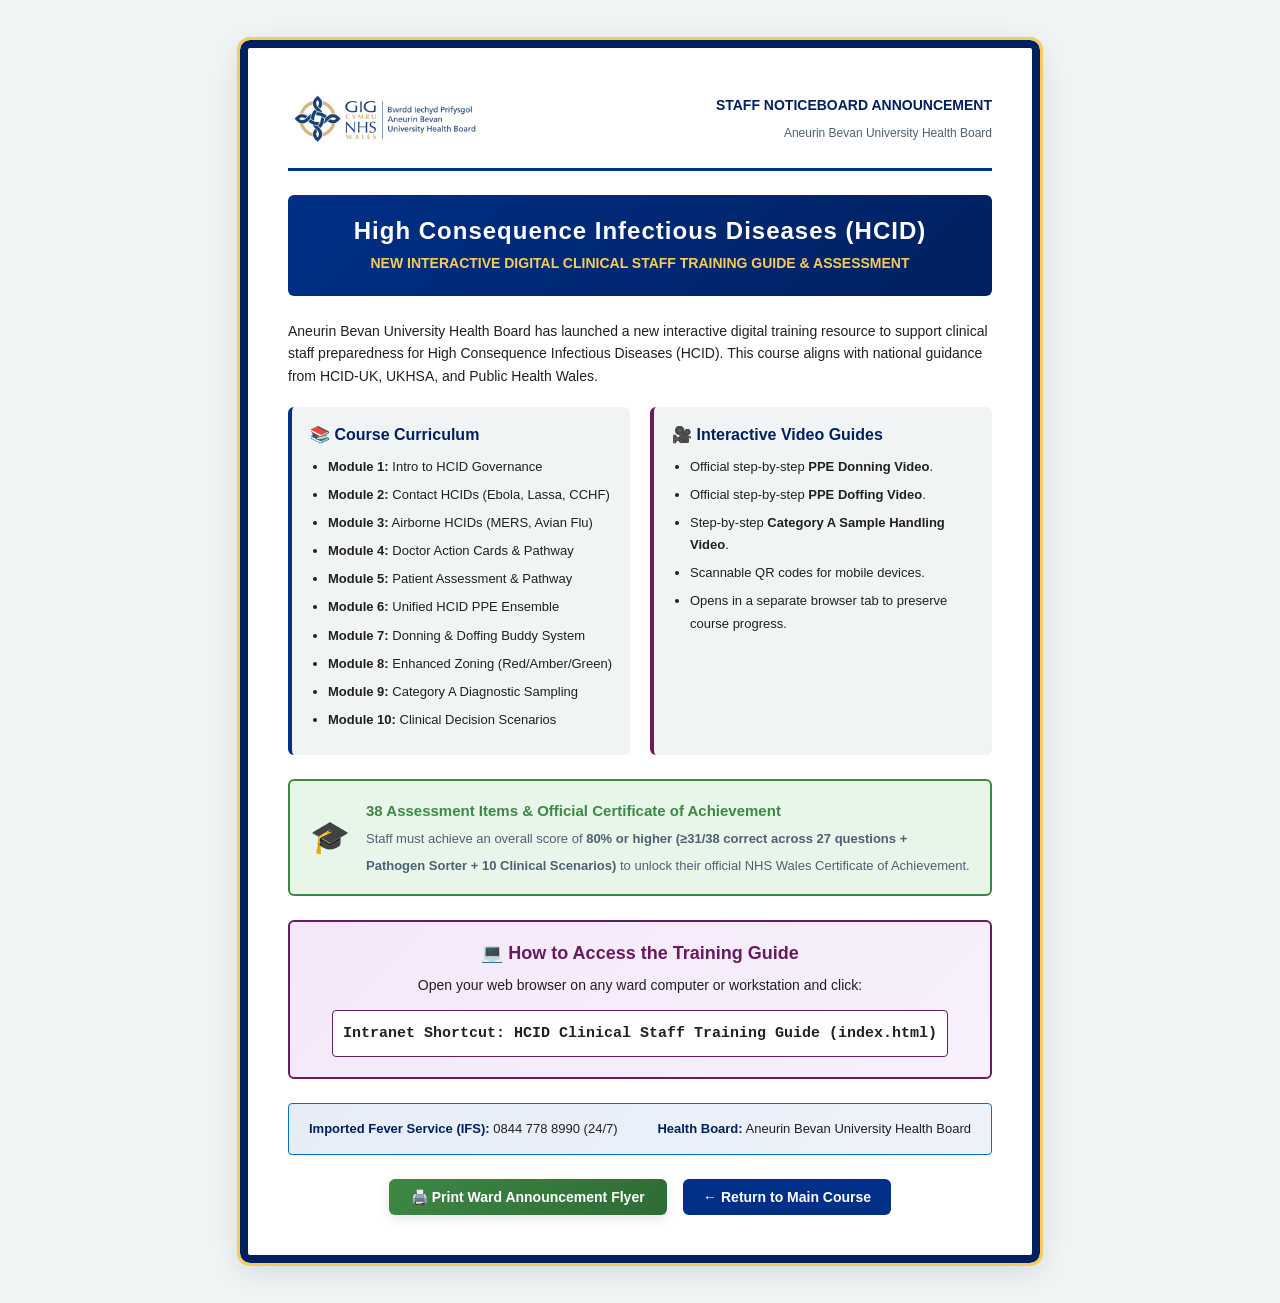
<file: rollout_flyer.html>
<!DOCTYPE html>
<html lang="en">
<head>
    <meta charset="UTF-8">
    <meta name="viewport" content="width=device-width, initial-scale=1.0">
    <title>HCID Staff Training Rollout Flyer | Aneurin Bevan University Health Board</title>
    <link rel="stylesheet" href="styles.css">
    <style>
        .flyer-paper {
            background: #ffffff;
            max-width: 800px;
            margin: 40px auto;
            border: 8px solid var(--nhs-blue-dark);
            outline: 3px solid var(--abuhb-yellow);
            padding: 40px;
            border-radius: var(--radius-md);
            box-shadow: var(--shadow-lg);
            font-family: 'Arial', sans-serif;
            color: var(--text-primary);
        }
        .flyer-header {
            display: flex;
            justify-content: space-between;
            align-items: center;
            border-bottom: 3px solid var(--nhs-blue);
            padding-bottom: 20px;
            margin-bottom: 24px;
        }
        .flyer-header img {
            height: 60px;
            width: auto;
        }
        .flyer-title-box {
            background: linear-gradient(135deg, var(--nhs-blue), var(--nhs-blue-dark));
            color: #ffffff;
            padding: 20px;
            border-radius: var(--radius-sm);
            text-align: center;
            margin-bottom: 24px;
        }
        .flyer-title-box h2 {
            font-size: 24px;
            margin-bottom: 6px;
            letter-spacing: 1px;
        }
        .flyer-title-box p {
            font-size: 14px;
            color: var(--abuhb-yellow);
            font-weight: 700;
            margin: 0;
        }
        .flyer-grid {
            display: grid;
            grid-template-columns: 1fr 1fr;
            gap: 20px;
            margin-bottom: 24px;
        }
        .flyer-block {
            background: var(--bg-page);
            padding: 18px;
            border-radius: var(--radius-sm);
            border-left: 4px solid var(--nhs-blue);
        }
        .flyer-block h3 {
            font-size: 16px;
            color: var(--nhs-blue-dark);
            margin-bottom: 10px;
        }
        .flyer-block ul {
            padding-left: 18px;
            margin: 0;
            font-size: 13px;
        }
        .flyer-block li {
            margin-bottom: 6px;
        }
        .flyer-callout {
            background: #E8F5E9;
            border: 2px solid var(--abuhb-green);
            padding: 16px 20px;
            border-radius: var(--radius-sm);
            margin-bottom: 24px;
            display: flex;
            align-items: center;
            gap: 16px;
        }
        .flyer-callout-icon {
            font-size: 32px;
        }
        .flyer-callout text {
            font-size: 14px;
        }
        .flyer-access-box {
            background: linear-gradient(135deg, #F3E8F9, #F8F0FC);
            border: 2px solid var(--abuhb-purple);
            padding: 20px;
            border-radius: var(--radius-sm);
            text-align: center;
            margin-bottom: 24px;
        }
        .flyer-access-box h3 {
            color: var(--abuhb-purple);
            font-size: 18px;
            margin-bottom: 8px;
        }
        .flyer-actions {
            text-align: center;
            margin-top: 24px;
        }
        @media print {
            body * { visibility: hidden; }
            .flyer-paper, .flyer-paper * { visibility: visible; }
            .flyer-paper { position: absolute; left: 0; top: 0; width: 100%; border: none; shadow: none; padding: 0; }
            .flyer-actions { display: none !important; }
        }
    </style>
</head>
<body style="background: var(--bg-page);">

    <div class="flyer-paper">
        <div class="flyer-header">
            <img src="images/abuhb_logo.png" alt="ABUHB GIG Cymru NHS Wales Logo">
            <div style="text-align: right;">
                <strong style="color: var(--nhs-blue-dark); font-size: 14px;">STAFF NOTICEBOARD ANNOUNCEMENT</strong><br>
                <span style="font-size: 12px; color: var(--text-secondary);">Aneurin Bevan University Health Board</span>
            </div>
        </div>

        <div class="flyer-title-box">
            <h2>High Consequence Infectious Diseases (HCID)</h2>
            <p>NEW INTERACTIVE DIGITAL CLINICAL STAFF TRAINING GUIDE & ASSESSMENT</p>
        </div>

        <p style="font-size: 14px; line-height: 1.6; margin-bottom: 20px;">
            Aneurin Bevan University Health Board has launched a new interactive digital training resource to support clinical staff preparedness for High Consequence Infectious Diseases (HCID). This course aligns with national guidance from HCID-UK, UKHSA, and Public Health Wales.
        </p>

        <div class="flyer-grid">
            <div class="flyer-block">
                <h3>📚 Course Curriculum</h3>
                <ul>
                    <li><strong>Module 1:</strong> Intro to HCID Governance</li>
                    <li><strong>Module 2:</strong> Contact HCIDs (Ebola, Lassa, CCHF)</li>
                    <li><strong>Module 3:</strong> Airborne HCIDs (MERS, Avian Flu)</li>
                    <li><strong>Module 4:</strong> Doctor Action Cards & Pathway</li>
                    <li><strong>Module 5:</strong> Patient Assessment & Pathway</li>
                    <li><strong>Module 6:</strong> Unified HCID PPE Ensemble</li>
                    <li><strong>Module 7:</strong> Donning & Doffing Buddy System</li>
                    <li><strong>Module 8:</strong> Enhanced Zoning (Red/Amber/Green)</li>
                    <li><strong>Module 9:</strong> Category A Diagnostic Sampling</li>
                    <li><strong>Module 10:</strong> Clinical Decision Scenarios</li>
                </ul>
            </div>

            <div class="flyer-block" style="border-left-color: var(--abuhb-purple);">
                <h3>🎥 Interactive Video Guides</h3>
                <ul>
                    <li>Official step-by-step <strong>PPE Donning Video</strong>.</li>
                    <li>Official step-by-step <strong>PPE Doffing Video</strong>.</li>
                    <li>Step-by-step <strong>Category A Sample Handling Video</strong>.</li>
                    <li>Scannable QR codes for mobile devices.</li>
                    <li>Opens in a separate browser tab to preserve course progress.</li>
                </ul>
            </div>
        </div>

        <div class="flyer-callout">
            <div class="flyer-callout-icon">🎓</div>
            <div>
                <strong style="color: var(--abuhb-green); font-size: 15px;">38 Assessment Items & Official Certificate of Achievement</strong><br>
                <span style="font-size: 13px; color: var(--text-secondary);">Staff must achieve an overall score of <strong>80% or higher (≥31/38 correct across 27 questions + Pathogen Sorter + 10 Clinical Scenarios)</strong> to unlock their official NHS Wales Certificate of Achievement.</span>
            </div>
        </div>

        <div class="flyer-access-box">
            <h3>💻 How to Access the Training Guide</h3>
            <p style="font-size: 14px; margin-bottom: 12px;">Open your web browser on any ward computer or workstation and click:</p>
            <div style="font-family: monospace; font-size: 15px; font-weight: bold; background: #ffffff; padding: 10px; border-radius: 4px; display: inline-block; border: 1px solid var(--abuhb-purple);">
                Intranet Shortcut: HCID Clinical Staff Training Guide (index.html)
            </div>
        </div>

        <div style="background: linear-gradient(135deg, #E6EDF7, #EDF2FA); padding: 14px 20px; border-radius: 4px; border: 1px solid var(--nhs-blue-light); display: flex; justify-content: space-between; align-items: center; font-size: 13px;">
            <div>
                <strong style="color: var(--nhs-blue-dark);">Imported Fever Service (IFS):</strong> 0844 778 8990 (24/7)
            </div>
            <div>
                <strong style="color: var(--nhs-blue-dark);">Health Board:</strong> Aneurin Bevan University Health Board
            </div>
        </div>

        <div class="flyer-actions">
            <button onclick="window.print()" class="btn-certificate">🖨️ Print Ward Announcement Flyer</button>
            <a href="index.html" class="btn-reset-quiz" style="margin-left: 12px;">← Return to Main Course</a>
        </div>
    </div>

</body>
</html>
</file>
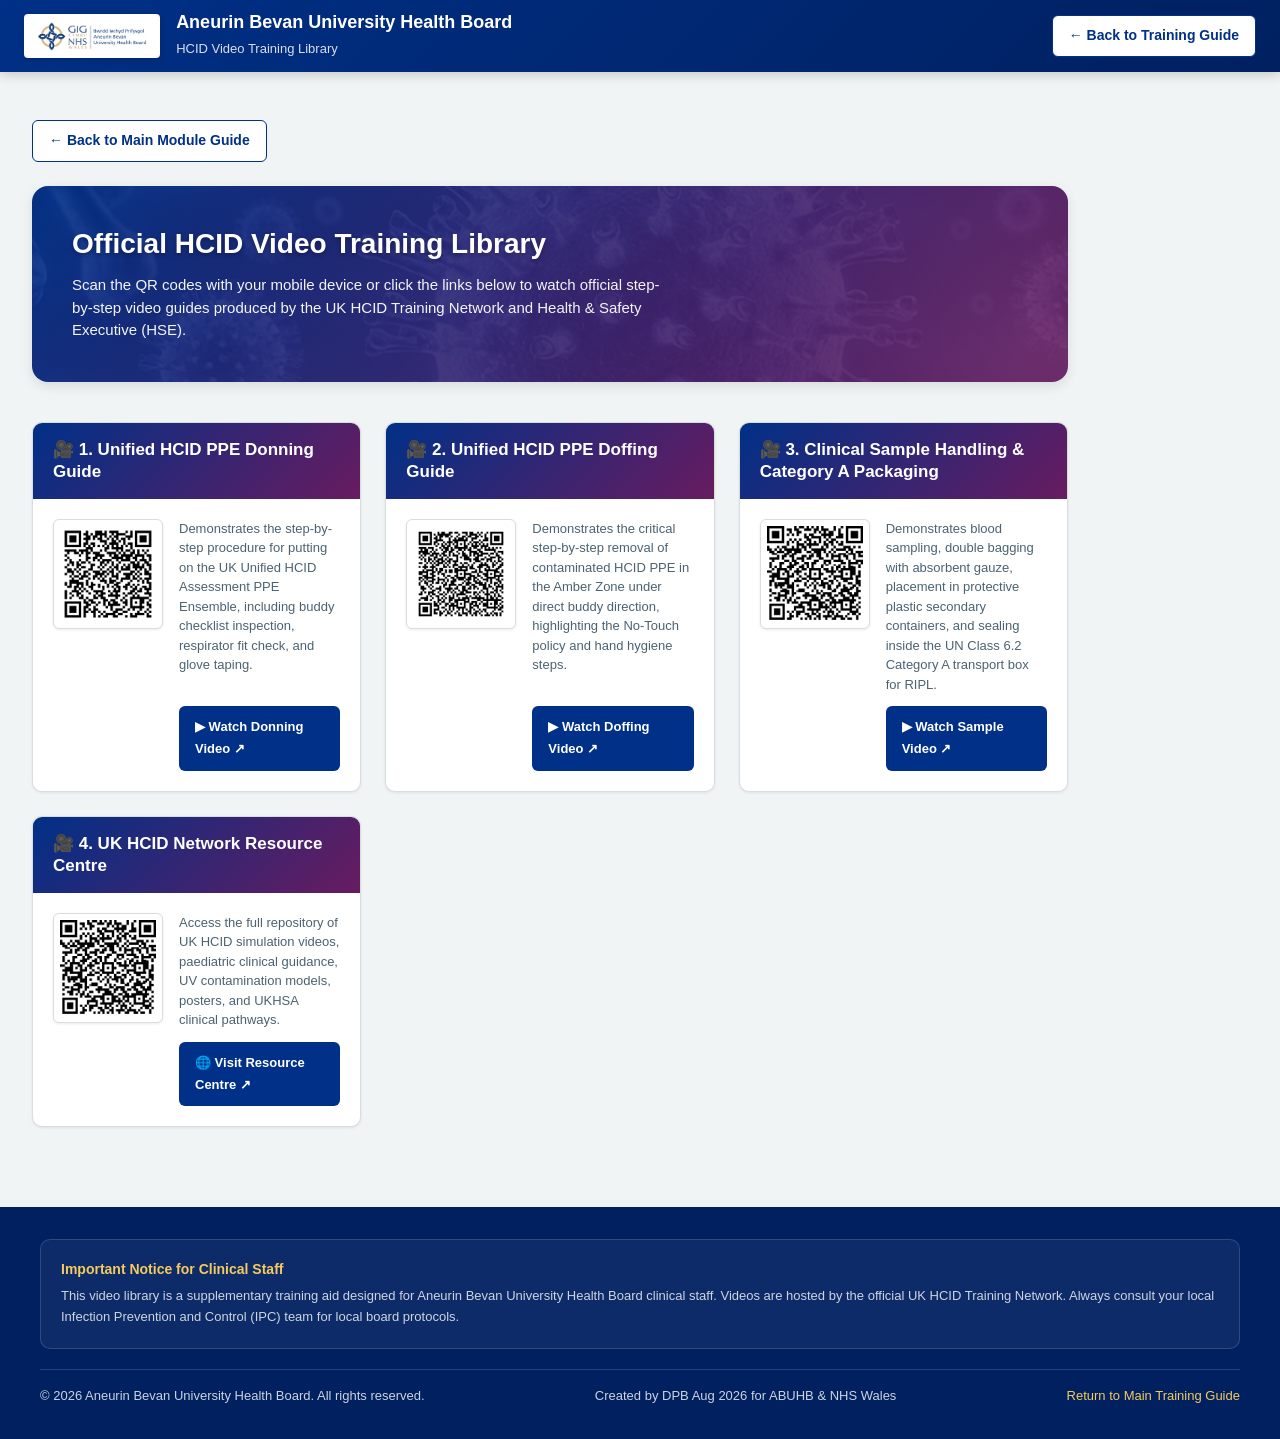
<file: videos.html>
<!DOCTYPE html>
<html lang="en">
<head>
    <meta charset="UTF-8">
    <meta name="viewport" content="width=device-width, initial-scale=1.0">
    <title>HCID Video Training Library | Aneurin Bevan University Health Board</title>
    <link rel="stylesheet" href="styles.css">
    <style>
        .video-library-grid {
            display: grid;
            grid-template-columns: repeat(auto-fit, minmax(320px, 1fr));
            gap: 24px;
            margin-top: 24px;
        }
        .video-card-large {
            background: #ffffff;
            border-radius: var(--radius-md);
            border: 1px solid var(--border-light);
            box-shadow: var(--shadow-sm);
            overflow: hidden;
            display: flex;
            flex-direction: column;
            transition: transform var(--transition), box-shadow var(--transition);
        }
        .video-card-large:hover {
            transform: translateY(-4px);
            box-shadow: var(--shadow-md);
        }
        .video-card-header {
            background: linear-gradient(135deg, var(--nhs-blue), var(--abuhb-purple));
            color: #ffffff;
            padding: 16px 20px;
        }
        .video-card-header h3 {
            font-size: 17px;
            margin: 0;
            color: #ffffff;
        }
        .video-card-body {
            padding: 20px;
            display: flex;
            gap: 16px;
            flex: 1;
        }
        .video-card-qr {
            width: 110px;
            height: 110px;
            background: #ffffff;
            padding: 6px;
            border: 1px solid var(--border-light);
            border-radius: var(--radius-sm);
            flex-shrink: 0;
            box-shadow: var(--shadow-sm);
        }
        .video-card-info {
            flex: 1;
            display: flex;
            flex-direction: column;
            justify-content: space-between;
        }
        .video-card-info p {
            font-size: 13px;
            color: var(--text-secondary);
            margin-bottom: 12px;
            line-height: 1.5;
        }
        .btn-watch-video {
            display: inline-flex;
            align-items: center;
            gap: 6px;
            padding: 10px 16px;
            background: var(--nhs-blue);
            color: #ffffff;
            border-radius: var(--radius-sm);
            font-size: 13px;
            font-weight: 700;
            text-decoration: none;
            transition: background var(--transition);
        }
        .btn-watch-video:hover {
            background: var(--abuhb-purple);
            color: #ffffff;
            text-decoration: none;
        }
        .nav-back-bar {
            margin-bottom: 24px;
        }
        .btn-back {
            display: inline-flex;
            align-items: center;
            gap: 8px;
            padding: 8px 16px;
            background: #ffffff;
            border: 1px solid var(--nhs-blue);
            color: var(--nhs-blue);
            border-radius: var(--radius-sm);
            font-weight: 700;
            font-size: 14px;
            text-decoration: none;
            transition: all var(--transition);
        }
        .btn-back:hover {
            background: var(--nhs-blue);
            color: #ffffff;
            text-decoration: none;
        }
    </style>
</head>
<body>

    <!-- Header -->
    <header class="site-header">
        <div class="header-logo">
            <img src="images/abuhb_logo.png" alt="Aneurin Bevan University Health Board — GIG Cymru NHS Wales Logo" class="header-logo-img">
            <div class="header-titles">
                <h1>Aneurin Bevan University Health Board</h1>
                <span class="subtitle">HCID Video Training Library</span>
            </div>
        </div>
        <div class="header-right">
            <a href="index.html" class="btn-back">← Back to Training Guide</a>
        </div>
    </header>

    <!-- Main Content -->
    <main class="main-content" style="margin-left: 0; max-width: 1100px; margin-top: calc(var(--header-height) + 24px); padding: 24px 32px 80px;">
        
        <div class="nav-back-bar">
            <a href="index.html" class="btn-back">← Back to Main Module Guide</a>
        </div>

        <div class="hero-banner">
            <h2>Official HCID Video Training Library</h2>
            <p>Scan the QR codes with your mobile device or click the links below to watch official step-by-step video guides produced by the UK HCID Training Network and Health & Safety Executive (HSE).</p>
        </div>

        <div class="video-library-grid">

            <!-- Video 1: PPE Donning -->
            <div class="video-card-large">
                <div class="video-card-header">
                    <h3>🎥 1. Unified HCID PPE Donning Guide</h3>
                </div>
                <div class="video-card-body">
                    <img src="images/hcid_donning_qr.jpg" alt="Scan QR Code for PPE Donning Video Guide" class="video-card-qr">
                    <div class="video-card-info">
                        <div>
                            <p>Demonstrates the step-by-step procedure for putting on the UK Unified HCID Assessment PPE Ensemble, including buddy checklist inspection, respirator fit check, and glove taping.</p>
                        </div>
                        <a href="https://www.hcid-training.co.uk/index.php/video/hcid-assessment-ppe-donning/" target="_blank" rel="noopener noreferrer" class="btn-watch-video">▶ Watch Donning Video ↗</a>
                    </div>
                </div>
            </div>

            <!-- Video 2: PPE Doffing -->
            <div class="video-card-large">
                <div class="video-card-header">
                    <h3>🎥 2. Unified HCID PPE Doffing Guide</h3>
                </div>
                <div class="video-card-body">
                    <img src="images/hcid_doffing_qr.jpg" alt="Scan QR Code for PPE Doffing Video Guide" class="video-card-qr">
                    <div class="video-card-info">
                        <div>
                            <p>Demonstrates the critical step-by-step removal of contaminated HCID PPE in the Amber Zone under direct buddy direction, highlighting the No-Touch policy and hand hygiene steps.</p>
                        </div>
                        <a href="https://www.hcid-training.co.uk/index.php/video/hcid-assessment-ppe-doffing/" target="_blank" rel="noopener noreferrer" class="btn-watch-video">▶ Watch Doffing Video ↗</a>
                    </div>
                </div>
            </div>

            <!-- Video 3: Clinical Sample Handling -->
            <div class="video-card-large">
                <div class="video-card-header">
                    <h3>🎥 3. Clinical Sample Handling & Category A Packaging</h3>
                </div>
                <div class="video-card-body">
                    <img src="images/hcid_video_qr.jpg" alt="Scan QR Code for Clinical Sample Handling Video Guide" class="video-card-qr">
                    <div class="video-card-info">
                        <div>
                            <p>Demonstrates blood sampling, double bagging with absorbent gauze, placement in protective plastic secondary containers, and sealing inside the UN Class 6.2 Category A transport box for RIPL.</p>
                        </div>
                        <a href="https://www.hcid-training.co.uk/index.php/video/clinical-sample-handling-for-hcid-patients/" target="_blank" rel="noopener noreferrer" class="btn-watch-video">▶ Watch Sample Video ↗</a>
                    </div>
                </div>
            </div>

            <!-- Video 4: UK HCID Resource Centre -->
            <div class="video-card-large">
                <div class="video-card-header">
                    <h3>🎥 4. UK HCID Network Resource Centre</h3>
                </div>
                <div class="video-card-body">
                    <img src="images/hcid_video_qr.jpg" alt="Scan QR Code for UK HCID Resource Centre" class="video-card-qr">
                    <div class="video-card-info">
                        <div>
                            <p>Access the full repository of UK HCID simulation videos, paediatric clinical guidance, UV contamination models, posters, and UKHSA clinical pathways.</p>
                        </div>
                        <a href="https://www.hcid-training.co.uk/index.php/hcid-resource-centre/" target="_blank" rel="noopener noreferrer" class="btn-watch-video">🌐 Visit Resource Centre ↗</a>
                    </div>
                </div>
            </div>

        </div>

    </main>

    <!-- Footer -->
    <footer class="site-footer" style="margin-left: 0;">
        <div class="footer-disclaimer">
            <h4>Important Notice for Clinical Staff</h4>
            <p>This video library is a supplementary training aid designed for Aneurin Bevan University Health Board clinical staff. Videos are hosted by the official UK HCID Training Network. Always consult your local Infection Prevention and Control (IPC) team for local board protocols.</p>
        </div>
        <div class="footer-bottom">
            <p>&copy; 2026 Aneurin Bevan University Health Board. All rights reserved.</p>
            <p>Created by DPB Aug 2026 for ABUHB & NHS Wales</p>
            <p><a href="index.html" style="color: var(--abuhb-yellow);">Return to Main Training Guide</a></p>
        </div>
    </footer>

</body>
</html>
</file>
<file: styles.css>
/* ============================================
   HCID Training Guide — NHS Wales Design System
   Aneurin Bevan University Health Board
   ============================================ */

/* --- CSS Custom Properties --- */
:root {
  --nhs-blue: #003087;
  --nhs-blue-light: #0072CE;
  --nhs-blue-dark: #002060;
  --nhs-white: #FFFFFF;
  --abuhb-purple: #681B5F;
  --abuhb-green: #3D8845;
  --abuhb-yellow: #F5CB5D;
  --danger-red: #DA291C;
  --amber: #ED8B00;
  --text-primary: #231F20;
  --text-secondary: #4C6272;
  --text-light: #768692;
  --bg-page: #F0F4F5;
  --bg-card: #FFFFFF;
  --bg-sidebar: #002060;
  --border-light: #D8DDE0;
  --shadow-sm: 0 1px 3px rgba(0,0,0,0.08);
  --shadow-md: 0 4px 12px rgba(0,0,0,0.1);
  --shadow-lg: 0 8px 30px rgba(0,0,0,0.12);
  --radius-sm: 6px;
  --radius-md: 10px;
  --radius-lg: 16px;
  --sidebar-width: 300px;
  --header-height: 72px;
  --transition: 0.3s cubic-bezier(0.4, 0, 0.2, 1);
}

/* --- Interactive Emergency Simulation Component (Module 10) --- */
.sim-dashboard {
  background: linear-gradient(135deg, #002060 0%, #1e293b 100%);
  color: #ffffff;
  border-radius: var(--radius-md);
  padding: 20px 24px;
  margin-bottom: 28px;
  box-shadow: var(--shadow-md);
  border: 1px solid rgba(255, 255, 255, 0.1);
}

.sim-dashboard-header {
  display: flex;
  justify-content: space-between;
  align-items: center;
  flex-wrap: wrap;
  gap: 12px;
  margin-bottom: 14px;
  border-bottom: 1px solid rgba(255, 255, 255, 0.15);
  padding-bottom: 12px;
}

.sim-dashboard-title {
  font-size: 18px;
  font-weight: 700;
  color: #f8fafc;
  display: flex;
  align-items: center;
  gap: 8px;
}

.sim-tracker-steps {
  display: flex;
  gap: 8px;
  align-items: center;
}

.sim-step-dot {
  width: 32px;
  height: 32px;
  border-radius: 50%;
  background: rgba(255, 255, 255, 0.1);
  border: 1px solid rgba(255, 255, 255, 0.2);
  display: flex;
  align-items: center;
  justify-content: center;
  font-size: 13px;
  font-weight: 700;
  color: #94a3b8;
  transition: var(--transition);
}

.sim-step-dot.active {
  background: #3b82f6;
  color: #ffffff;
  border-color: #60a5fa;
  box-shadow: 0 0 10px rgba(59, 130, 246, 0.5);
}

.sim-step-dot.completed {
  background: #10b981;
  color: #ffffff;
  border-color: #34d399;
}

.sim-scenario-card {
  background: #ffffff;
  border-radius: var(--radius-md);
  border: 1px solid var(--border-light);
  box-shadow: var(--shadow-sm);
  margin-bottom: 24px;
  overflow: hidden;
  transition: var(--transition);
}

.sim-scenario-card:hover {
  box-shadow: var(--shadow-md);
}

.sim-vitals-bar {
  background: #0f172a;
  color: #e2e8f0;
  padding: 12px 18px;
  display: flex;
  align-items: center;
  justify-content: space-between;
  flex-wrap: wrap;
  gap: 12px;
  font-size: 13px;
  font-weight: 600;
  border-bottom: 3px solid var(--nhs-blue-light);
}

.sim-vital-item {
  display: flex;
  align-items: center;
  gap: 6px;
  background: rgba(255,255,255,0.08);
  padding: 4px 10px;
  border-radius: 4px;
}

.sim-vital-val {
  color: #38bdf8;
  font-weight: 700;
  font-family: monospace;
}

.sim-body {
  padding: 20px;
}

.sim-meta-header {
  display: flex;
  justify-content: space-between;
  align-items: center;
  margin-bottom: 12px;
  flex-wrap: wrap;
  gap: 8px;
}

.sim-scenario-title {
  font-size: 17px;
  font-weight: 700;
  color: var(--nhs-blue-dark);
}

.sim-badge {
  font-size: 12px;
  font-weight: 700;
  padding: 4px 10px;
  border-radius: 12px;
  text-transform: uppercase;
  letter-spacing: 0.5px;
}

.sim-badge-red { background: #fee2e2; color: #991b1b; border: 1px solid #fca5a5; }
.sim-badge-purple { background: #f3e8ff; color: #6b21a8; border: 1px solid #d8b4fe; }
.sim-badge-amber { background: #fef3c7; color: #92400e; border: 1px solid #fcd34d; }
.sim-badge-blue { background: #dbeafe; color: #1e40af; border: 1px solid #93c5fd; }
*, *::before, *::after { box-sizing: border-box; margin: 0; padding: 0; }

html {
  scroll-behavior: smooth;
  scroll-padding-top: calc(var(--header-height) + 24px);
  font-size: 16px;
}

body {
  font-family: Arial, Verdana, Helvetica, sans-serif;
  color: var(--text-primary);
  background: var(--bg-page);
  line-height: 1.7;
  -webkit-font-smoothing: antialiased;
}

h1, h2, h3, h4, h5, h6 {
  line-height: 1.3;
  font-weight: 700;
}

a { color: var(--nhs-blue-light); text-decoration: none; transition: color var(--transition); }
a:hover { color: var(--abuhb-purple); text-decoration: underline; }

img { max-width: 100%; height: auto; }

/* --- Header --- */
.site-header {
  position: fixed;
  top: 0; left: 0; right: 0;
  height: var(--header-height);
  background: linear-gradient(135deg, var(--nhs-blue) 0%, var(--nhs-blue-dark) 100%);
  color: var(--nhs-white);
  display: flex;
  align-items: center;
  padding: 0 24px;
  z-index: 1000;
  box-shadow: 0 2px 12px rgba(0,0,0,0.2);
}

.header-logo {
  display: flex;
  align-items: center;
  gap: 16px;
  flex-shrink: 0;
}

.header-logo-img {
  height: 44px;
  width: auto;
  background: #ffffff;
  padding: 4px 10px;
  border-radius: 4px;
  box-shadow: 0 2px 6px rgba(0,0,0,0.15);
  display: block;
}

.cert-header-logo-img {
  height: 64px;
  width: auto;
  display: block;
}

.footer-logo-img {
  height: 38px;
  width: auto;
  background: #ffffff;
  padding: 4px 8px;
  border-radius: 4px;
  margin-bottom: 12px;
  display: inline-block;
}

.header-titles { flex: 1; min-width: 0; }
.header-titles h1 { font-size: 18px; font-weight: 700; white-space: nowrap; overflow: hidden; text-overflow: ellipsis; }
.header-titles .subtitle { font-size: 13px; opacity: 0.85; font-weight: 400; }

.header-right { display: flex; align-items: center; gap: 12px; margin-left: auto; }

.progress-ring-container {
  display: flex; align-items: center; gap: 8px;
  background: rgba(255,255,255,0.12);
  padding: 6px 14px;
  border-radius: 20px;
  font-size: 13px;
}

.progress-ring { width: 28px; height: 28px; transform: rotate(-90deg); }
.progress-ring__bg { stroke: rgba(255,255,255,0.2); fill: none; stroke-width: 3; }
.progress-ring__fill { stroke: var(--abuhb-green); fill: none; stroke-width: 3; stroke-linecap: round; transition: stroke-dashoffset 0.6s ease; }

.hamburger {
  display: none;
  background: none; border: none; color: var(--nhs-white);
  cursor: pointer; padding: 8px;
}
.hamburger svg { width: 26px; height: 26px; }

/* --- Sidebar --- */
.sidebar {
  position: fixed;
  top: var(--header-height);
  left: 0;
  bottom: 0;
  width: var(--sidebar-width);
  background: var(--bg-sidebar);
  overflow-y: auto;
  z-index: 900;
  padding: 20px 0;
  transition: transform var(--transition);
}

.sidebar::-webkit-scrollbar { width: 4px; }
.sidebar::-webkit-scrollbar-thumb { background: rgba(255,255,255,0.2); border-radius: 4px; }

.sidebar-section-title {
  color: rgba(255,255,255,0.5);
  font-size: 11px;
  text-transform: uppercase;
  letter-spacing: 1.5px;
  padding: 12px 24px 8px;
  font-weight: 600;
}

.nav-item {
  display: flex;
  align-items: center;
  gap: 12px;
  padding: 12px 24px;
  color: rgba(255,255,255,0.75);
  cursor: pointer;
  transition: all var(--transition);
  border-left: 3px solid transparent;
  font-size: 14px;
  text-decoration: none;
}

.nav-item:hover {
  background: rgba(255,255,255,0.08);
  color: var(--nhs-white);
  text-decoration: none;
}

.nav-item.active {
  background: rgba(255,255,255,0.1);
  color: var(--nhs-white);
  border-left-color: var(--abuhb-yellow);
  font-weight: 600;
}

.nav-item.completed .nav-check { color: var(--abuhb-green); }

.nav-num {
  width: 28px; height: 28px;
  display: flex; align-items: center; justify-content: center;
  border-radius: 50%;
  background: rgba(255,255,255,0.1);
  font-size: 12px; font-weight: 700;
  flex-shrink: 0;
  transition: background var(--transition);
}

.nav-item.active .nav-num { background: var(--abuhb-yellow); color: var(--nhs-blue-dark); }
.nav-item.completed .nav-num { background: var(--abuhb-green); color: #fff; }

.nav-label { flex: 1; }
.nav-check { font-size: 16px; opacity: 0; transition: opacity var(--transition); }
.nav-item.completed .nav-check { opacity: 1; }

/* --- Main Content --- */
.main-content {
  margin-left: var(--sidebar-width);
  margin-top: var(--header-height);
  padding: 32px 40px 80px;
  max-width: 960px;
}

/* --- Welcome Hero --- */
.hero-banner {
  background: linear-gradient(135deg, rgba(0, 48, 135, 0.92) 0%, rgba(104, 27, 95, 0.92) 100%), url('images/virus_header.jpg') center/cover no-repeat;
  border-radius: var(--radius-lg);
  padding: 40px;
  color: var(--nhs-white);
  margin-bottom: 40px;
  position: relative;
  overflow: hidden;
  box-shadow: var(--shadow-md);
}

.hero-banner::before {
  content: '';
  position: absolute;
  top: -50%; right: -20%;
  width: 500px; height: 500px;
  background: radial-gradient(circle, rgba(255,255,255,0.06) 0%, transparent 70%);
  border-radius: 50%;
  pointer-events: none;
}

.hero-banner-content {
  display: flex;
  align-items: center;
  justify-content: space-between;
  gap: 32px;
  position: relative;
  z-index: 2;
}

.hero-text-side {
  flex: 1;
}

.hero-image-side {
  flex-shrink: 0;
  max-width: 280px;
}

.hero-img-framed {
  width: 100%;
  height: 185px;
  object-fit: cover;
  border-radius: var(--radius-md);
  border: 2px solid rgba(255, 255, 255, 0.35);
  box-shadow: 0 10px 25px rgba(0, 0, 0, 0.45);
  transition: transform var(--transition), box-shadow var(--transition);
}

.hero-img-framed:hover {
  transform: scale(1.03);
  box-shadow: 0 14px 30px rgba(0, 0, 0, 0.55);
}

.hero-banner h2 { font-size: 28px; margin-bottom: 12px; position: relative; text-shadow: 0 2px 4px rgba(0,0,0,0.3); }
.hero-banner p { font-size: 15px; opacity: 0.95; max-width: 600px; position: relative; line-height: 1.5; }

.hero-stats {
  display: flex; gap: 20px; margin-top: 24px; position: relative; flex-wrap: wrap;
}

.hero-stat {
  text-align: center;
  background: rgba(255,255,255,0.12);
  padding: 12px 20px;
  border-radius: var(--radius-md);
  backdrop-filter: blur(8px);
  border: 1px solid rgba(255,255,255,0.2);
}

.hero-stat .num { font-size: 26px; font-weight: 900; display: block; color: var(--abuhb-yellow); }
.hero-stat .label { font-size: 11px; opacity: 0.9; text-transform: uppercase; letter-spacing: 1px; font-weight: 700; }

@media (max-width: 768px) {
  .hero-banner-content {
    flex-direction: column-reverse;
    text-align: center;
  }
  .hero-image-side {
    max-width: 100%;
    width: 100%;
  }
  .hero-img-framed {
    height: 160px;
  }
  .hero-stats {
    justify-content: center;
  }
}

/* --- Module Section --- */
.module-section {
  margin-bottom: 48px;
  animation: fadeInUp 0.5s ease both;
}

@keyframes fadeInUp {
  from { opacity: 0; transform: translateY(20px); }
  to { opacity: 1; transform: translateY(0); }
}

.module-header {
  display: flex;
  align-items: flex-start;
  gap: 16px;
  margin-bottom: 24px;
  padding-bottom: 16px;
  border-bottom: 3px solid var(--nhs-blue);
}

.module-number {
  background: linear-gradient(135deg, var(--nhs-blue), var(--abuhb-purple));
  color: #fff;
  width: 48px; height: 48px;
  display: flex; align-items: center; justify-content: center;
  border-radius: var(--radius-sm);
  font-size: 20px; font-weight: 900;
  flex-shrink: 0;
}

.module-meta h2 { font-size: 24px; color: var(--nhs-blue-dark); }
.module-meta .module-time { font-size: 13px; color: var(--text-light); margin-top: 4px; display: flex; align-items: center; gap: 6px; }

/* --- Learning Objectives --- */
.learning-objectives {
  background: linear-gradient(135deg, #E8EDEE 0%, #F0F4F5 100%);
  border-left: 4px solid var(--nhs-blue-light);
  border-radius: 0 var(--radius-md) var(--radius-md) 0;
  padding: 20px 24px;
  margin-bottom: 24px;
}

.learning-objectives h3 {
  font-size: 15px;
  color: var(--nhs-blue);
  margin-bottom: 10px;
  text-transform: uppercase;
  letter-spacing: 0.5px;
}

.learning-objectives ul { list-style: none; padding: 0; }

.learning-objectives li {
  padding: 6px 0 6px 28px;
  position: relative;
  font-size: 15px;
  color: var(--text-secondary);
}

.learning-objectives li::before {
  content: '✓';
  position: absolute;
  left: 0;
  color: var(--abuhb-green);
  font-weight: 700;
}

/* --- Content Cards & Images --- */
.content-card {
  background: var(--bg-card);
  border-radius: var(--radius-md);
  padding: 28px;
  margin-bottom: 20px;
  box-shadow: var(--shadow-sm);
  border: 1px solid var(--border-light);
  transition: box-shadow var(--transition);
}

.content-card:hover { box-shadow: var(--shadow-md); }

.module-figure {
  margin: 20px 0;
  border-radius: var(--radius-md);
  overflow: hidden;
  border: 1px solid var(--border-light);
  background: #fcfcfc;
  box-shadow: var(--shadow-sm);
}

.module-figure img {
  width: 100%;
  max-height: 380px;
  object-fit: cover;
  display: block;
}

.image-caption {
  padding: 10px 16px;
  font-size: 13px;
  color: var(--text-secondary);
  background: var(--bg-page);
  border-top: 1px solid var(--border-light);
  font-style: italic;
  display: flex;
  align-items: center;
  gap: 8px;
}

.image-caption::before {
  content: '📷';
  font-style: normal;
}

/* --- Annotated PPE Ensemble Styles --- */
.ppe-annotated-wrapper {
  display: grid;
  grid-template-columns: 1fr 1fr;
  gap: 20px;
  margin: 24px 0;
  background: var(--bg-page);
  padding: 16px;
  border-radius: var(--radius-md);
  border: 1px solid var(--border-light);
  align-items: start;
}

@media (max-width: 768px) {
  .ppe-annotated-wrapper {
    grid-template-columns: 1fr;
  }
}

.ppe-image-box {
  position: relative;
  border-radius: var(--radius-sm);
  overflow: hidden;
  box-shadow: var(--shadow-md);
  background: #ffffff;
  text-align: center;
}

.ppe-image-box img {
  width: 100%;
  max-height: 520px;
  object-fit: contain;
  display: block;
}

.ppe-pointer {
  position: absolute;
  width: 26px;
  height: 26px;
  background: var(--nhs-blue);
  color: #ffffff;
  border: 2px solid #ffffff;
  border-radius: 50%;
  font-size: 13px;
  font-weight: 800;
  display: flex;
  align-items: center;
  justify-content: center;
  box-shadow: 0 2px 6px rgba(0,0,0,0.4);
  transition: transform 0.2s ease, background 0.2s ease;
  z-index: 10;
}

.ppe-pointer:hover {
  transform: scale(1.25);
  background: var(--abuhb-purple);
}

.ppe-label-key {
  display: flex;
  flex-direction: column;
  gap: 10px;
}

.ppe-label-key h4 {
  font-size: 16px;
  color: var(--nhs-blue-dark);
  margin: 0 0 4px 0;
  padding-bottom: 8px;
  border-bottom: 2px solid var(--nhs-blue);
}

.ppe-key-item {
  display: flex;
  align-items: flex-start;
  gap: 12px;
  background: #ffffff;
  padding: 10px 14px;
  border-radius: var(--radius-sm);
  border-left: 4px solid var(--nhs-blue);
  box-shadow: var(--shadow-sm);
}

.ppe-key-item .key-num {
  background: var(--nhs-blue);
  color: #ffffff;
  width: 22px;
  height: 22px;
  border-radius: 50%;
  font-size: 12px;
  font-weight: 700;
  display: flex;
  align-items: center;
  justify-content: center;
  flex-shrink: 0;
  margin-top: 2px;
}

.ppe-key-item .key-text strong {
  color: var(--nhs-blue-dark);
  font-size: 14px;
  display: block;
}

.ppe-key-item .key-text span {
  font-size: 12px;
  color: var(--text-secondary);
}

/* --- Video Guide Card --- */
.video-guide-grid {
  display: grid;
  grid-template-columns: 1fr 1fr;
  gap: 16px;
  margin: 24px 0;
}

@media (max-width: 768px) {
  .video-guide-grid {
    grid-template-columns: 1fr;
  }
}

.video-guide-card {
  background: linear-gradient(135deg, #003087, #002060);
  border-radius: var(--radius-md);
  padding: 20px 24px;
  color: #ffffff;
  margin: 16px 0;
  display: flex;
  align-items: center;
  gap: 20px;
  box-shadow: var(--shadow-md);
}

.video-guide-card h4 {
  color: var(--abuhb-yellow);
  font-size: 16px;
  margin: 0 0 6px 0;
}

.video-guide-card p {
  color: rgba(255,255,255,0.9);
  font-size: 13px;
  margin: 0 0 8px 0;
}

.video-guide-card a {
  color: #ffffff;
  font-weight: 700;
  text-decoration: underline;
}

.new-tab-note {
  display: block;
  font-size: 11px;
  color: rgba(255,255,255,0.85);
  margin-top: 4px;
  font-weight: normal;
  text-decoration: none;
}

/* --- Toast Notification --- */
.toast-notification {
  position: fixed;
  top: 84px;
  right: 24px;
  background: var(--nhs-blue-dark);
  color: #ffffff;
  padding: 14px 20px;
  border-radius: var(--radius-md);
  border-left: 4px solid var(--abuhb-yellow);
  box-shadow: var(--shadow-lg);
  font-size: 13px;
  z-index: 1000;
  display: flex;
  align-items: center;
  gap: 12px;
  animation: slideInRight 0.3s ease;
}

/* --- Certificate Button & Modal --- */
.btn-certificate {
  background: linear-gradient(135deg, var(--abuhb-green), #2E6B34);
  color: #ffffff;
  border: none;
  padding: 10px 22px;
  border-radius: var(--radius-sm);
  font-weight: 700;
  font-size: 14px;
  cursor: pointer;
  box-shadow: var(--shadow-md);
  transition: transform var(--transition), background var(--transition);
  display: inline-flex;
  align-items: center;
  gap: 8px;
}

.btn-certificate:hover {
  transform: translateY(-2px);
  background: linear-gradient(135deg, #2E6B34, var(--nhs-blue));
}

.cert-modal-overlay {
  position: fixed;
  top: 0; left: 0; right: 0; bottom: 0;
  background: rgba(0, 32, 96, 0.75);
  backdrop-filter: blur(4px);
  display: none;
  align-items: center;
  justify-content: center;
  z-index: 2000;
  padding: 20px;
}

.cert-modal-overlay.active {
  display: flex;
}

.cert-modal-box {
  background: #ffffff;
  border-radius: var(--radius-lg);
  padding: 32px;
  max-width: 520px;
  width: 100%;
  box-shadow: var(--shadow-lg);
  border: 3px solid var(--nhs-blue);
  animation: modalScaleIn 0.3s ease;
}

@keyframes modalScaleIn {
  from { transform: scale(0.9); opacity: 0; }
  to { transform: scale(1); opacity: 1; }
}

.cert-modal-box h3 {
  color: var(--nhs-blue-dark);
  font-size: 20px;
  margin-bottom: 8px;
}

.cert-modal-box p {
  color: var(--text-secondary);
  font-size: 14px;
  margin-bottom: 20px;
}

.cert-form-group {
  margin-bottom: 18px;
}

.cert-form-group label {
  display: block;
  font-size: 13px;
  font-weight: 700;
  color: var(--nhs-blue-dark);
  margin-bottom: 6px;
}

.cert-form-group input {
  width: 100%;
  padding: 10px 14px;
  border: 2px solid var(--border-light);
  border-radius: var(--radius-sm);
  font-size: 15px;
  font-family: inherit;
  transition: border-color var(--transition);
}

.cert-form-group input:focus {
  outline: none;
  border-color: var(--nhs-blue);
}

.cert-modal-actions {
  display: flex;
  justify-content: flex-end;
  gap: 12px;
  margin-top: 24px;
}

/* --- Professional NHS Certificate Document --- */
.certificate-container {
  display: none;
  position: fixed;
  top: 0; left: 0; right: 0; bottom: 0;
  background: rgba(0, 0, 0, 0.85);
  z-index: 3000;
  overflow-y: auto;
  padding: 40px 20px;
}

.certificate-container.active {
  display: block;
}

.certificate-paper {
  background: #fffdf9;
  max-width: 900px;
  margin: 0 auto;
  border: 12px solid var(--nhs-blue-dark);
  outline: 4px solid var(--abuhb-yellow);
  padding: 48px;
  border-radius: 4px;
  box-shadow: 0 10px 30px rgba(0,0,0,0.5);
  position: relative;
  font-family: 'Arial', sans-serif;
  color: #1a1a1a;
  text-align: center;
}

.certificate-header-logos {
  display: flex;
  justify-content: space-between;
  align-items: center;
  margin-bottom: 28px;
  border-bottom: 2px solid var(--nhs-blue);
  padding-bottom: 16px;
}

.cert-nhs-badge {
  background: var(--nhs-blue);
  color: #ffffff;
  font-weight: 900;
  font-size: 24px;
  padding: 6px 14px;
  border-radius: 4px;
  letter-spacing: 1px;
}

.cert-board-title {
  text-align: right;
  color: var(--nhs-blue-dark);
  font-weight: 700;
  font-size: 14px;
}

.cert-title {
  font-size: 32px;
  font-weight: 900;
  color: var(--nhs-blue-dark);
  letter-spacing: 2px;
  text-transform: uppercase;
  margin: 20px 0 10px;
}

.cert-subtitle {
  font-size: 16px;
  color: var(--abuhb-purple);
  font-weight: 600;
  text-transform: uppercase;
  letter-spacing: 1px;
  margin-bottom: 24px;
}

.cert-statement {
  font-size: 16px;
  color: var(--text-secondary);
  margin-bottom: 12px;
  font-style: italic;
}

.cert-recipient-name {
  font-size: 36px;
  font-weight: 900;
  color: var(--nhs-blue-dark);
  margin: 16px 0;
  border-bottom: 3px double var(--abuhb-purple);
  display: inline-block;
  padding: 0 24px 8px;
}

.cert-course-name {
  font-size: 20px;
  font-weight: 700;
  color: var(--nhs-blue);
  margin: 16px 0;
}

.cert-score-box {
  display: inline-flex;
  gap: 24px;
  background: linear-gradient(135deg, #E8F5E9, #F1F8F2);
  border: 2px solid var(--abuhb-green);
  padding: 12px 28px;
  border-radius: var(--radius-md);
  margin: 20px 0;
}

.cert-score-item {
  text-align: center;
}

.cert-score-item .val {
  font-size: 22px;
  font-weight: 900;
  color: var(--abuhb-green);
}

.cert-score-item .lbl {
  font-size: 11px;
  color: var(--text-secondary);
  text-transform: uppercase;
}

.cert-footer-details {
  display: flex;
  justify-content: space-between;
  align-items: flex-end;
  margin-top: 40px;
  border-top: 1px solid var(--border-light);
  padding-top: 24px;
}

.cert-sig-block {
  text-align: center;
}

.cert-sig-line {
  width: 180px;
  border-bottom: 2px solid var(--nhs-blue-dark);
  margin-bottom: 6px;
}

.cert-sig-name {
  font-weight: 700;
  font-size: 13px;
  color: var(--nhs-blue-dark);
}

.cert-sig-title {
  font-size: 11px;
  color: var(--text-secondary);
}

.cert-actions-bar {
  display: flex;
  justify-content: center;
  gap: 16px;
  margin-top: 24px;
}

/* --- Print Stylesheet for Certificate --- */
@media print {
  @page {
    size: A4 landscape;
    margin: 0; /* Removes browser headers (URL, Date, Page Numbers) */
  }
  
  html, body {
    width: 100vw !important;
    height: 100vh !important;
    background: #ffffff !important;
    margin: 0 !important;
    padding: 0 !important;
    overflow: hidden !important;
    -webkit-print-color-adjust: exact !important;
    print-color-adjust: exact !important;
  }

  /* Completely remove all page elements except certificate overlay */
  body > *:not(#certificate-overlay) {
    display: none !important;
  }

  #certificate-overlay {
    display: flex !important;
    align-items: center !important;
    justify-content: center !important;
    position: fixed !important;
    top: 0 !important;
    left: 0 !important;
    width: 100vw !important;
    height: 100vh !important;
    background: #ffffff !important;
    padding: 10mm !important;
    margin: 0 !important;
    box-shadow: none !important;
    box-sizing: border-box !important;
    overflow: hidden !important;
  }

  .certificate-paper {
    box-shadow: none !important;
    border-width: 6px !important;
    outline-width: 2px !important;
    width: 100% !important;
    max-width: 100% !important;
    max-height: 100% !important;
    margin: 0 !important;
    padding: 20px 32px !important;
    box-sizing: border-box !important;
    page-break-inside: avoid !important;
    break-inside: avoid !important;
  }

  .certificate-header-logos {
    margin-bottom: 12px !important;
    padding-bottom: 8px !important;
  }

  .cert-header-logo-img {
    height: 52px !important;
  }

  .cert-title {
    font-size: 26px !important;
    margin: 10px 0 4px !important;
  }

  .cert-subtitle {
    font-size: 14px !important;
    margin-bottom: 12px !important;
  }

  .cert-statement {
    font-size: 14px !important;
    margin-bottom: 6px !important;
  }

  .cert-recipient-name {
    font-size: 30px !important;
    margin: 10px 0 !important;
    padding: 0 16px 4px !important;
  }

  .cert-course-name {
    font-size: 17px !important;
    margin: 10px 0 !important;
  }

  .cert-score-box {
    margin: 12px 0 !important;
    padding: 8px 20px !important;
  }

  .cert-score-item .val {
    font-size: 18px !important;
  }

  .cert-footer-details {
    margin-top: 20px !important;
    padding-top: 12px !important;
  }

  .cert-sig-line {
    width: 150px !important;
  }

  .cert-actions-bar {
    display: none !important;
  }
}

.qr-code-img {
  width: 90px;
  height: 90px;
  background: #ffffff;
  padding: 6px;
  border-radius: var(--radius-sm);
  flex-shrink: 0;
  box-shadow: 0 2px 6px rgba(0,0,0,0.3);
}

@media (max-width: 600px) {
  .video-guide-card {
    flex-direction: column;
    text-align: center;
  }
}

.content-card h3 {
  font-size: 18px;
  color: var(--nhs-blue-dark);
  margin-bottom: 12px;
  display: flex; align-items: center; gap: 10px;
}

.content-card h4 {
  font-size: 16px;
  color: var(--abuhb-purple);
  margin: 20px 0 10px;
}

.content-card p { margin-bottom: 12px; color: var(--text-secondary); font-size: 15px; }
.content-card ul, .content-card ol { margin: 8px 0 16px 20px; color: var(--text-secondary); font-size: 15px; }
.content-card li { margin-bottom: 6px; }

/* --- Callout Boxes --- */
.callout {
  border-radius: var(--radius-md);
  padding: 18px 20px;
  margin: 16px 0;
  font-size: 14px;
  display: flex;
  gap: 12px;
  align-items: flex-start;
}

.callout-icon { font-size: 20px; flex-shrink: 0; margin-top: 2px; }

.callout-warning {
  background: #FFF3CD;
  border: 1px solid var(--abuhb-yellow);
  color: #664D03;
}

.callout-danger {
  background: #F8D7DA;
  border: 1px solid var(--danger-red);
  color: #842029;
}

.callout-info {
  background: #D1ECF1;
  border: 1px solid #0DCAF0;
  color: #055160;
}

.callout-success {
  background: #D1E7DD;
  border: 1px solid var(--abuhb-green);
  color: #0F5132;
}

.callout-nhs {
  background: linear-gradient(135deg, #E6EDF7, #EDF2FA);
  border: 1px solid var(--nhs-blue-light);
  color: var(--nhs-blue-dark);
}

/* --- Collapsible Sections --- */
.collapsible {
  background: var(--bg-card);
  border: 1px solid var(--border-light);
  border-radius: var(--radius-md);
  margin-bottom: 12px;
  overflow: hidden;
  box-shadow: var(--shadow-sm);
}

.collapsible-header {
  padding: 16px 20px;
  cursor: pointer;
  display: flex;
  align-items: center;
  justify-content: space-between;
  font-weight: 600;
  font-size: 15px;
  color: var(--nhs-blue-dark);
  transition: background var(--transition);
  user-select: none;
}

.collapsible-header:hover { background: var(--bg-page); }

.collapsible-arrow {
  transition: transform var(--transition);
  font-size: 12px;
  color: var(--text-light);
}

.collapsible.open .collapsible-arrow { transform: rotate(180deg); }

.collapsible-body {
  max-height: 0;
  overflow: hidden;
  transition: max-height 0.4s ease, padding 0.3s ease;
  padding: 0 20px;
}

.collapsible.open .collapsible-body {
  max-height: 2000px;
  padding: 0 20px 20px;
}

.collapsible-body p, .collapsible-body ul { font-size: 14px; color: var(--text-secondary); }
.collapsible-body ul { margin: 8px 0 8px 18px; }
.collapsible-body li { margin-bottom: 5px; }

/* --- Disease Table --- */
.disease-table {
  width: 100%;
  border-collapse: separate;
  border-spacing: 0;
  border-radius: var(--radius-md);
  overflow: hidden;
  margin: 16px 0;
  font-size: 14px;
  box-shadow: var(--shadow-sm);
}

.disease-table thead th {
  background: var(--nhs-blue);
  color: #fff;
  padding: 12px 16px;
  text-align: left;
  font-weight: 600;
  font-size: 13px;
  text-transform: uppercase;
  letter-spacing: 0.5px;
}

.disease-table tbody td {
  padding: 10px 16px;
  border-bottom: 1px solid var(--border-light);
  vertical-align: top;
}

.disease-table tbody tr:nth-child(even) { background: #F7F9FA; }
.disease-table tbody tr:hover { background: #E8EDEE; }

/* --- Step List (Donning/Doffing) --- */
.step-list { list-style: none; padding: 0; counter-reset: step; }

.step-list li {
  counter-increment: step;
  display: flex;
  gap: 16px;
  padding: 16px 0;
  border-bottom: 1px solid var(--border-light);
  align-items: flex-start;
}

.step-list li:last-child { border-bottom: none; }

.step-list li::before {
  content: counter(step);
  background: linear-gradient(135deg, var(--nhs-blue), var(--abuhb-purple));
  color: #fff;
  width: 32px; height: 32px;
  display: flex; align-items: center; justify-content: center;
  border-radius: 50%;
  font-weight: 700; font-size: 14px;
  flex-shrink: 0;
  margin-top: 2px;
}

/* --- Zone Badges --- */
.zone-badge {
  display: inline-flex;
  align-items: center;
  gap: 6px;
  padding: 4px 14px;
  border-radius: 20px;
  font-size: 13px;
  font-weight: 700;
  text-transform: uppercase;
  letter-spacing: 0.5px;
}

.zone-red { background: var(--danger-red); color: #fff; }
.zone-amber { background: var(--amber); color: #fff; }
.zone-green { background: var(--abuhb-green); color: #fff; }

/* --- Key Takeaways --- */
.key-takeaways {
  background: linear-gradient(135deg, #E8F5E9, #F1F8F2);
  border: 2px solid var(--abuhb-green);
  border-radius: var(--radius-md);
  padding: 24px;
  margin: 24px 0;
}

.key-takeaways h3 {
  color: var(--abuhb-green);
  font-size: 16px;
  margin-bottom: 12px;
  display: flex; align-items: center; gap: 8px;
}

.key-takeaways ul { list-style: none; padding: 0; }
.key-takeaways li { padding: 6px 0 6px 24px; position: relative; font-size: 14px; }
.key-takeaways li::before { content: '★'; position: absolute; left: 0; color: var(--abuhb-green); }

/* --- Quiz --- */
.quiz-section {
  background: linear-gradient(135deg, #F3E8F9, #F8F0FC);
  border: 2px solid var(--abuhb-purple);
  border-radius: var(--radius-md);
  padding: 24px;
  margin: 24px 0;
}

.quiz-header-badge {
  display: flex;
  justify-content: space-between;
  align-items: center;
  margin-bottom: 18px;
  padding-bottom: 12px;
  border-bottom: 1px solid rgba(104,27,95,0.2);
}

.quiz-section h3 {
  color: var(--abuhb-purple);
  font-size: 17px;
  margin-bottom: 0;
}

.quiz-pass-note {
  font-size: 12px;
  font-weight: 600;
  color: var(--nhs-blue-dark);
  background: rgba(255,255,255,0.85);
  padding: 4px 12px;
  border-radius: 12px;
  border: 1px solid var(--abuhb-purple);
}

.quiz-question { 
  margin-bottom: 24px; 
  background: #ffffff;
  padding: 18px 20px;
  border-radius: var(--radius-sm);
  border: 1px solid rgba(104,27,95,0.15);
  box-shadow: 0 2px 4px rgba(0,0,0,0.03);
}

.quiz-question p { 
  font-weight: 600; 
  font-size: 15px; 
  margin-bottom: 12px; 
  color: var(--text-primary); 
}

.quiz-options { list-style: none; padding: 0; }

.quiz-options li {
  padding: 10px 16px;
  margin: 6px 0;
  border-radius: var(--radius-sm);
  border: 2px solid var(--border-light);
  cursor: pointer;
  font-size: 14px;
  transition: all var(--transition);
}

.quiz-options li:hover { border-color: var(--abuhb-purple); background: rgba(104,27,95,0.05); }
.quiz-options li.correct { border-color: var(--abuhb-green); background: #D1E7DD; color: #0F5132; }
.quiz-options li.incorrect { border-color: var(--danger-red); background: #F8D7DA; color: #842029; }
.quiz-options li.selected { border-width: 2px; }

.quiz-feedback {
  margin-top: 10px;
  font-size: 13px;
  padding: 10px 14px;
  border-radius: var(--radius-sm);
  display: none;
  line-height: 1.5;
}

.quiz-feedback.show { display: block; }
.quiz-feedback.correct { background: #D1E7DD; color: #0F5132; border: 1px solid var(--abuhb-green); }
.quiz-feedback.incorrect { background: #F8D7DA; color: #842029; border: 1px solid var(--danger-red); }

/* --- Course Assessment Summary Card --- */
.course-results-card {
  background: #ffffff;
  border: 3px solid var(--nhs-blue);
  border-radius: var(--radius-lg);
  padding: 32px;
  margin: 40px 0;
  box-shadow: var(--shadow-lg);
  position: relative;
  overflow: hidden;
}

.course-results-card::before {
  content: '';
  position: absolute;
  top: 0; left: 0; right: 0;
  height: 8px;
  background: linear-gradient(90deg, var(--nhs-blue), var(--abuhb-purple), var(--abuhb-green));
}

.course-results-header {
  display: flex;
  justify-content: space-between;
  align-items: center;
  flex-wrap: wrap;
  gap: 16px;
  margin-bottom: 20px;
}

.course-results-header h2 {
  font-size: 22px;
  color: var(--nhs-blue-dark);
}

.pass-status-badge {
  padding: 8px 18px;
  border-radius: 20px;
  font-size: 14px;
  font-weight: 700;
  text-transform: uppercase;
  letter-spacing: 0.5px;
}

.pass-status-badge.passed {
  background: var(--abuhb-green);
  color: #ffffff;
}

.pass-status-badge.failed {
  background: var(--danger-red);
  color: #ffffff;
}

.pass-status-badge.pending {
  background: var(--abuhb-yellow);
  color: var(--text-primary);
}

.score-display-box {
  display: flex;
  gap: 24px;
  margin: 20px 0;
  background: var(--bg-page);
  padding: 20px;
  border-radius: var(--radius-md);
  align-items: center;
  justify-content: space-around;
}

.score-metric {
  text-align: center;
}

.score-metric .val {
  font-size: 32px;
  font-weight: 900;
  color: var(--nhs-blue);
}

.score-metric .lbl {
  font-size: 12px;
  color: var(--text-secondary);
  text-transform: uppercase;
  letter-spacing: 0.5px;
}

.btn-reset-quiz {
  background: var(--nhs-blue);
  color: #ffffff;
  border: none;
  padding: 10px 20px;
  border-radius: var(--radius-sm);
  font-weight: 600;
  font-size: 14px;
  cursor: pointer;
  transition: background var(--transition);
}

.btn-reset-quiz:hover {
  background: var(--abuhb-purple);
}

/* --- External Links --- */
.resource-links {
  display: grid;
  grid-template-columns: repeat(auto-fit, minmax(220px, 1fr));
  gap: 12px;
  margin: 16px 0;
}

.resource-link {
  display: flex;
  align-items: center;
  gap: 10px;
  padding: 14px 16px;
  background: var(--bg-card);
  border: 1px solid var(--border-light);
  border-radius: var(--radius-md);
  font-size: 14px;
  font-weight: 600;
  color: var(--nhs-blue);
  transition: all var(--transition);
  text-decoration: none;
}

.resource-link:hover {
  border-color: var(--nhs-blue-light);
  box-shadow: var(--shadow-md);
  transform: translateY(-2px);
  text-decoration: none;
}

.resource-link .link-icon { font-size: 20px; }

/* --- Module Complete Button --- */
.btn-complete {
  display: inline-flex;
  align-items: center;
  gap: 8px;
  padding: 12px 28px;
  background: linear-gradient(135deg, var(--abuhb-green), #2E6B34);
  color: #fff;
  border: none;
  border-radius: var(--radius-sm);
  font-size: 15px;
  font-weight: 600;
  cursor: pointer;
  transition: all var(--transition);
  margin-top: 16px;
}

.btn-complete:hover:not(:disabled) { transform: translateY(-2px); box-shadow: var(--shadow-md); }

.btn-complete:disabled, .btn-complete.locked {
  background: #768692 !important;
  color: #f0f4f5 !important;
  cursor: not-allowed !important;
  transform: none !important;
  box-shadow: none !important;
  opacity: 0.85;
}

.btn-complete.completed { background: var(--text-light); cursor: default; }
.btn-complete.completed:hover { transform: none; box-shadow: none; }

.video-watched-badge {
  display: inline-flex;
  align-items: center;
  gap: 4px;
  margin-left: 8px;
  padding: 3px 10px;
  background: var(--abuhb-green);
  color: #ffffff;
  font-size: 11px;
  font-weight: 700;
  border-radius: 12px;
  vertical-align: middle;
}

/* --- Disclaimer Footer --- */
.site-footer {
  margin-left: var(--sidebar-width);
  background: var(--nhs-blue-dark);
  color: rgba(255,255,255,0.8);
  padding: 32px 40px;
  font-size: 13px;
  line-height: 1.6;
}

.footer-disclaimer {
  background: rgba(255,255,255,0.05);
  border: 1px solid rgba(255,255,255,0.15);
  border-radius: var(--radius-md);
  padding: 20px;
  margin-bottom: 20px;
}

.footer-disclaimer h4 { color: var(--abuhb-yellow); margin-bottom: 8px; font-size: 14px; }

.footer-contacts {
  display: flex;
  gap: 32px;
  flex-wrap: wrap;
  margin-bottom: 20px;
}

.footer-contact h5 { color: var(--nhs-white); font-size: 13px; margin-bottom: 4px; }
.footer-contact a { color: var(--abuhb-yellow); }

.footer-bottom {
  border-top: 1px solid rgba(255,255,255,0.15);
  padding-top: 16px;
  display: flex;
  justify-content: space-between;
  align-items: center;
}

/* --- Overlay (mobile) --- */
.sidebar-overlay {
  display: none;
  position: fixed;
  inset: 0;
  background: rgba(0,0,0,0.5);
  z-index: 899;
}

.sidebar-overlay.active { display: block; }

/* --- Responsive --- */
@media (max-width: 900px) {
  .sidebar { transform: translateX(-100%); }
  .sidebar.open { transform: translateX(0); }
  .main-content { margin-left: 0; padding: 24px 20px 60px; }
  .site-footer { margin-left: 0; }
  .hamburger { display: block; }
  .header-titles h1 { font-size: 15px; }
  .header-titles .subtitle { display: none; }
  .hero-stats { flex-wrap: wrap; gap: 12px; }
  .hero-stat { flex: 1; min-width: 100px; }
  .hero-banner { padding: 32px 24px; }
  .hero-banner h2 { font-size: 22px; }
  .module-header { flex-direction: column; gap: 8px; }
  .resource-links { grid-template-columns: 1fr; }
}

@media (max-width: 480px) {
  .hero-stats { flex-direction: column; }
  .progress-ring-container span { display: none; }
}

/* --- Module 9: Doctor Action Cards & Scenario Simulator Styling --- */
.epic-action-card {
  background: #ffffff;
  border: 2px solid var(--abuhb-purple);
  border-radius: var(--radius-md);
  padding: 24px;
  margin: 20px 0;
  box-shadow: var(--shadow-md);
}

.epic-card-header {
  display: flex;
  justify-content: space-between;
  align-items: center;
  flex-wrap: wrap;
  gap: 12px;
  padding-bottom: 16px;
  border-bottom: 2px solid var(--abuhb-purple-light);
  margin-bottom: 20px;
}

.epic-badge-title {
  background: var(--abuhb-purple);
  color: #ffffff;
  padding: 6px 14px;
  border-radius: 4px;
  font-weight: 700;
  font-size: 15px;
  letter-spacing: 0.5px;
}

.epic-card-meta {
  font-size: 13px;
  color: var(--text-secondary);
}

.epic-action-step {
  display: flex;
  gap: 16px;
  margin-bottom: 16px;
  padding-bottom: 16px;
  border-bottom: 1px dashed var(--border-color);
}

.epic-action-step:last-child {
  border-bottom: none;
  margin-bottom: 0;
  padding-bottom: 0;
}

.epic-step-num {
  width: 32px;
  height: 32px;
  border-radius: 50%;
  background: var(--nhs-blue);
  color: #ffffff;
  display: flex;
  align-items: center;
  justify-content: center;
  font-weight: 700;
  font-size: 14px;
  flex-shrink: 0;
}

.epic-step-content {
  flex: 1;
}

.epic-step-content strong {
  color: var(--nhs-blue-dark);
  display: block;
  margin-bottom: 4px;
  font-size: 15px;
}

.epic-step-content p {
  margin: 0;
  font-size: 14px;
  color: var(--text-secondary);
  line-height: 1.5;
}

.sim-scenario-box {
  background: #f8fafc;
  border: 1px solid #cbd5e1;
  border-radius: var(--radius-md);
  padding: 24px;
  margin: 20px 0;
}

.sim-scenario-header {
  display: flex;
  justify-content: space-between;
  align-items: center;
  margin-bottom: 16px;
}

.sim-scenario-title {
  font-weight: 700;
  font-size: 16px;
  color: var(--nhs-blue-dark);
}

.sim-scenario-badge {
  padding: 4px 10px;
  border-radius: 12px;
  font-size: 12px;
  font-weight: 600;
  background: #e2e8f0;
  color: #334155;
}

.sim-scenario-badge.high-risk {
  background: #fee2e2;
  color: #991b1b;
  border: 1px solid #fca5a5;
}

.sim-scenario-badge.minimal-risk {
  background: #fef9c3;
  color: #854d0e;
  border: 1px solid #fde047;
}

.sim-scenario-badge.airborne {
  background: #e0f2fe;
  color: #075985;
  border: 1px solid #7dd3fc;
}

.sim-btn-group {
  display: flex;
  gap: 12px;
  flex-wrap: wrap;
  margin-top: 16px;
}

.sim-btn {
  padding: 10px 18px;
  border-radius: var(--radius-sm);
  border: 1px solid var(--nhs-blue);
  background: #ffffff;
  color: var(--nhs-blue-dark);
  font-weight: 600;
  font-size: 14px;
  cursor: pointer;
  transition: all 0.2s ease;
}

.sim-btn:hover {
  background: var(--nhs-blue-light);
  color: var(--nhs-blue-dark);
}

.sim-btn.selected-correct {
  background: #dcfce7;
  border-color: #22c55e;
  color: #15803d;
}

.sim-btn.selected-incorrect {
  background: #fee2e2;
  border-color: #ef4444;
  color: #b91c1c;
}

.sim-feedback-box {
  margin-top: 16px;
  padding: 14px 18px;
  border-radius: var(--radius-sm);
  font-size: 14px;
  line-height: 1.5;
  display: none;
}

.sim-feedback-box.show { display: block; }
.sim-feedback-box.correct { background: #f0fdf4; border: 1px solid #86efac; color: #166534; }
.sim-feedback-box.incorrect { background: #fef2f2; border: 1px solid #fca5a5; color: #991b1b; }

.call-tree-grid {
  display: grid;
  grid-template-columns: repeat(auto-fit, minmax(280px, 1fr));
  gap: 16px;
  margin: 20px 0;
}

.call-tree-card {
  background: #ffffff;
  border: 1px solid var(--border-color);
  border-left: 5px solid var(--nhs-blue);
  border-radius: var(--radius-sm);
  padding: 16px;
  box-shadow: var(--shadow-sm);
}

.call-tree-card.high-urgency {
  border-left-color: var(--nhs-red);
}

.call-tree-card.micro-urgency {
  border-left-color: var(--abuhb-purple);
}

.call-tree-card h4 {
  margin: 0 0 6px 0;
  font-size: 15px;
  color: var(--nhs-blue-dark);
}

.call-tree-card .phone-num {
  font-size: 18px;
  font-weight: 700;
  color: var(--nhs-red);
  margin: 4px 0;
  letter-spacing: 0.5px;
}

.call-tree-card p {
  margin: 0;
  font-size: 13px;
  color: var(--text-secondary);
}

/* --- Interactive Pathogen Classification Sorter --- */
.sorter-container {
  background: #ffffff;
  border-radius: var(--radius-md);
  border: 1px solid var(--border-light);
  box-shadow: var(--shadow-sm);
  padding: 24px;
  margin: 24px 0;
}

.sorter-pool-header {
  font-weight: 700;
  color: var(--nhs-blue-dark);
  font-size: 15px;
  margin-bottom: 12px;
}

.pathogen-pool {
  display: flex;
  flex-wrap: wrap;
  gap: 10px;
  padding: 16px;
  background: #f8fafc;
  border: 2px dashed #cbd5e1;
  border-radius: var(--radius-sm);
  min-height: 70px;
  margin-bottom: 20px;
}

.pathogen-chip {
  background: #ffffff;
  border: 1.5px solid var(--nhs-blue);
  color: var(--nhs-blue-dark);
  padding: 8px 14px;
  border-radius: 20px;
  font-size: 13px;
  font-weight: 700;
  cursor: pointer;
  user-select: none;
  display: inline-flex;
  align-items: center;
  gap: 6px;
  box-shadow: var(--shadow-sm);
  transition: all 0.2s ease;
}

.pathogen-chip:hover {
  transform: translateY(-2px);
  background: var(--nhs-blue-light);
  border-color: var(--nhs-blue-dark);
}

.pathogen-chip.selected {
  background: var(--nhs-blue);
  color: #ffffff;
  box-shadow: 0 0 0 3px rgba(0, 94, 184, 0.3);
}

.pathogen-chip.correct-placed {
  background: #dcfce7 !important;
  border-color: #16a34a !important;
  color: #15803d !important;
}

.pathogen-chip.incorrect-placed {
  background: #fee2e2 !important;
  border-color: #dc2626 !important;
  color: #b91c1c !important;
}

.sorter-grid {
  display: grid;
  grid-template-columns: 1fr 1fr;
  gap: 20px;
  margin-bottom: 16px;
}

@media (max-width: 768px) {
  .sorter-grid {
    grid-template-columns: 1fr;
  }
}

.sorter-drop-zone {
  border-radius: var(--radius-sm);
  padding: 16px;
  min-height: 180px;
  display: flex;
  flex-direction: column;
}

.sorter-drop-zone.contact-zone {
  background: #fff7ed;
  border: 2px solid #fdba74;
}

.sorter-drop-zone.airborne-zone {
  background: #eff6ff;
  border: 2px solid #93c5fd;
}

.sorter-zone-header {
  display: flex;
  align-items: center;
  justify-content: space-between;
  font-size: 15px;
  font-weight: 700;
  margin-bottom: 12px;
  padding-bottom: 8px;
  border-bottom: 1px solid rgba(0,0,0,0.1);
}

.sorter-drop-zone.contact-zone .sorter-zone-header {
  color: #c2410c;
}

.sorter-drop-zone.airborne-zone .sorter-zone-header {
  color: #1d4ed8;
}

.sorter-items-container {
  flex: 1;
  display: flex;
  flex-wrap: wrap;
  gap: 8px;
  align-content: flex-start;
  min-height: 110px;
  padding: 10px;
  border: 1px dashed rgba(0,0,0,0.15);
  border-radius: var(--radius-sm);
  background: rgba(255,255,255,0.7);
  transition: background 0.2s ease;
}

.sorter-drop-zone.drag-over .sorter-items-container {
  background: rgba(255, 255, 255, 0.95);
  border-color: var(--nhs-blue);
}

.sorter-actions {
  display: flex;
  gap: 12px;
  margin-top: 16px;
  flex-wrap: wrap;
}

.btn-sorter-check {
  background: var(--abuhb-green);
  color: #ffffff;
  border: none;
  padding: 10px 22px;
  border-radius: var(--radius-sm);
  font-weight: 700;
  font-size: 14px;
  cursor: pointer;
  transition: background var(--transition);
}

.btn-sorter-check:hover {
  background: #2e6b35;
}

.btn-sorter-reset {
  background: #94a3b8;
  color: #ffffff;
  border: none;
  padding: 10px 18px;
  border-radius: var(--radius-sm);
  font-weight: 700;
  font-size: 14px;
  cursor: pointer;
  transition: background var(--transition);
}

.btn-sorter-reset:hover {
  background: #64748b;
}

.sorter-result-box {
  display: none;
  padding: 16px 20px;
  border-radius: var(--radius-sm);
  margin-top: 16px;
  font-size: 14px;
  line-height: 1.6;
}

.sorter-result-box.show {
  display: block;
  animation: fadeIn 0.3s ease;
}

.sorter-result-box.success {
  background: #f0fdf4;
  border: 1px solid #86efac;
  color: #166534;
}

.sorter-result-box.partial {
  background: #fffbeb;
  border: 1px solid #fde68a;
  color: #92400e;
}

/* --- Print --- */
@media print {
  .sidebar, .site-header, .hamburger, .btn-complete, .quiz-section, .sidebar-overlay { display: none !important; }
  .main-content { margin-left: 0 !important; padding: 0 !important; }
  .site-footer { margin-left: 0 !important; }
  .module-section { page-break-inside: avoid; }
  .content-card { box-shadow: none; border: 1px solid #ccc; }
  .collapsible-body { max-height: none !important; padding: 0 20px 20px !important; }
  body { font-size: 12pt; }
}
</file>
